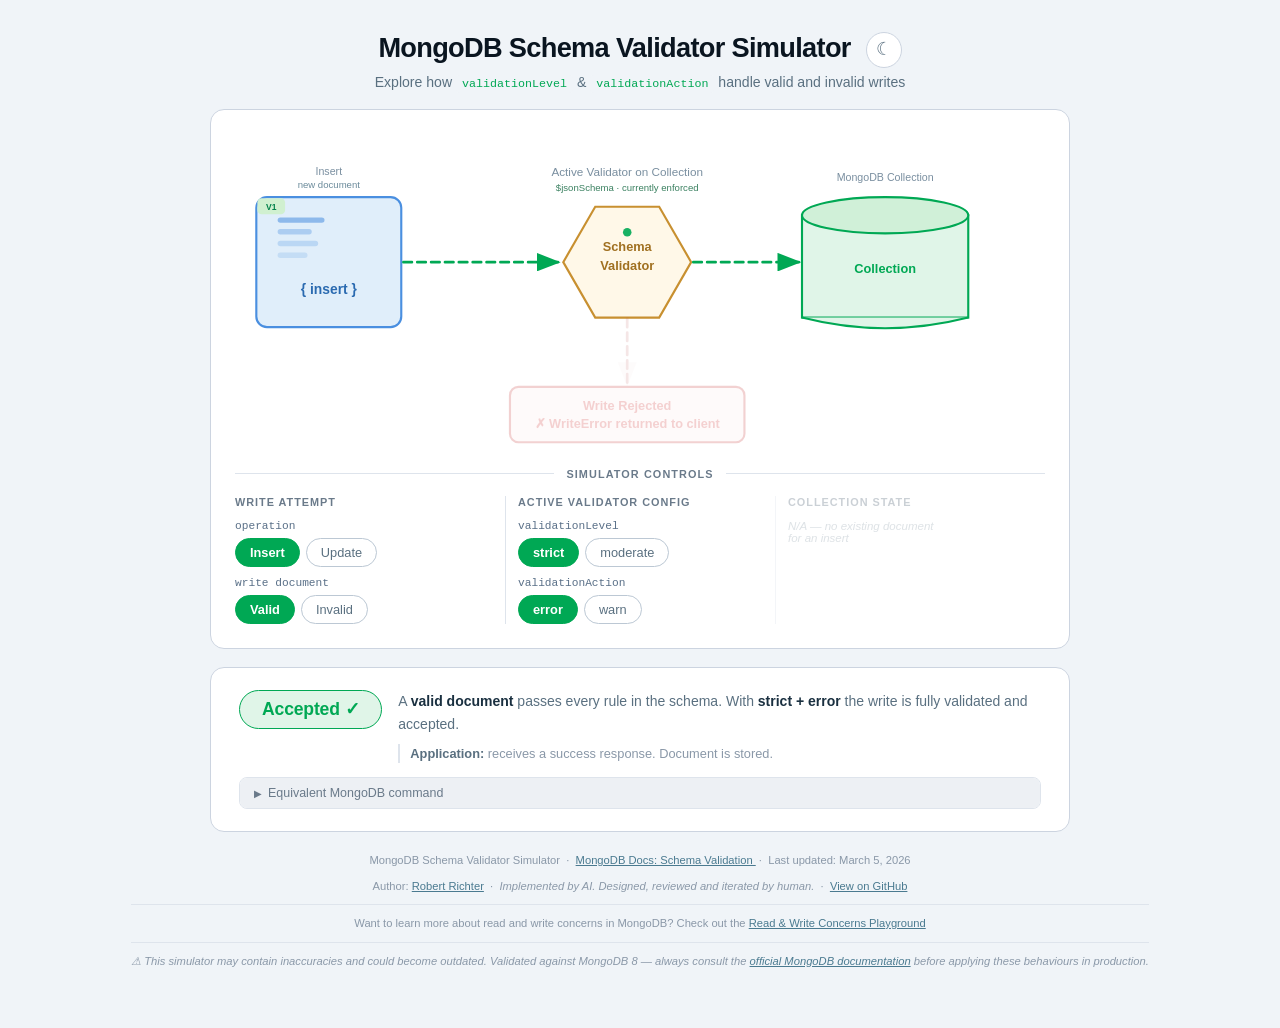
<file: index.html>
<!DOCTYPE html>
<html lang="en">
<head>
  <meta charset="UTF-8" />
  <meta name="viewport" content="width=device-width, initial-scale=1.0" />
  <title>MongoDB Schema Validator Simulator</title>
  <script>
    if (localStorage.getItem('svp-theme') === 'dark')
      document.documentElement.setAttribute('data-theme', 'dark');
  </script>
  <link rel="stylesheet" href="css/style.css" />
</head>
<body>

<header>
  <h1>
    MongoDB Schema Validator Simulator
    <button class="theme-toggle" id="btn-theme-toggle" title="Toggle light/dark theme">&#9790;</button>
  </h1>
  <p class="subtitle">
    Explore how <code>validationLevel</code> &amp; <code>validationAction</code>
    handle valid and invalid writes
  </p>
</header>

<!-- ── Diagram + Controls Card ──────────────────────────────────── -->
<div class="card diagram-card">

  <!--
    SVG layout (viewBox 760 × 300):
      Write-attempt doc : center x=88
      Validator hexagon : center x=368, r=60
      Collection cyl    : center x=610
      Error box         : center x=368, y≈270

    Hex vertices (flat-side, 0°=right):
      (428,128)(398,180)(338,180)(308,128)(338,76)(398,76)
  -->
  <svg id="flow-svg" class="flow-svg" viewBox="0 0 760 300" xmlns="http://www.w3.org/2000/svg">
    <defs>
      <marker id="mok"  markerWidth="9" markerHeight="7" refX="8" refY="3.5" orient="auto">
        <polygon class="hd-ok"  points="0 0,9 3.5,0 7"/>
      </marker>
      <marker id="merr" markerWidth="9" markerHeight="7" refX="8" refY="3.5" orient="auto">
        <polygon class="hd-err" points="0 0,9 3.5,0 7"/>
      </marker>
    </defs>

    <!-- ── Node captions ── -->
    <text id="cap-write-type" class="node-cap" x="88"  y="42" text-anchor="middle">Insert</text>
    <text id="cap-write-sub"  class="node-cap" x="88"  y="54" text-anchor="middle"
          style="font-size:9px;fill:var(--svgSubCap);">new document</text>
    <text class="node-cap" x="368" y="43" text-anchor="middle" style="font-size:11px;">Active Validator on Collection</text>
    <text class="node-cap" x="368" y="57" text-anchor="middle" style="font-size:9px;fill:var(--svgValidatorSub);">$jsonSchema · currently enforced</text>
    <text class="node-cap" x="610" y="48" text-anchor="middle">MongoDB Collection</text>

    <!-- ── Write-attempt document node ── -->
    <g data-tip="doc" class="tip-node">
      <rect class="doc-rect" x="20" y="63" width="136" height="122" rx="10"/>
      <rect class="doc-line" x="40" y="82"  width="44" height="5" rx="2.5" opacity="0.55"/>
      <rect class="doc-line" x="40" y="93"  width="32" height="5" rx="2.5" opacity="0.35"/>
      <rect class="doc-line" x="40" y="104" width="38" height="5" rx="2.5" opacity="0.25"/>
      <rect class="doc-line" x="40" y="115" width="28" height="5" rx="2.5" opacity="0.18"/>
      <!-- Version badge — themed via CSS (.wv-valid/.wv-invalid + .wt-insert/.wt-update) -->
      <rect id="doc-version-badge" x="21" y="64" width="26" height="15" rx="4"/>
      <text id="doc-version-text" font-size="8" font-weight="800" font-family="inherit"
            x="34" y="75" text-anchor="middle">V1</text>
      <!-- Op label -->
      <text id="doc-op-label" class="doc-label" x="88" y="154" text-anchor="middle">{ insert }</text>
    </g>

    <!-- ── Arrow 1: Doc → Validator ── -->
    <path class="arrow arr-ok" d="M 158 124 L 303 124" marker-end="url(#mok)"/>

    <!-- ── Validator hexagon ── -->
    <g data-tip="validator" class="tip-node">
      <polygon class="hex-shape" points="428,124 398,176 338,176 308,124 338,72 398,72"/>
      <!-- Active indicator dot -->
      <circle class="active-dot" cx="368" cy="96" r="4" opacity="0.9"/>
      <text class="hex-label" x="368" y="114" text-anchor="middle">Schema</text>
      <text class="hex-label" x="368" y="131" text-anchor="middle">Validator</text>
      <!-- Bypass indicator (teal, shown only in bypassed state) -->
      <text class="bypass-indicator" font-size="10" font-weight="700"
            font-family="inherit" x="368" y="153" text-anchor="middle">&#x2933; bypassed</text>
    </g>

    <!-- ── Arrow 2: Validator → Collection ── -->
    <path class="arrow arr-ok" d="M 430 124 L 529 124" marker-end="url(#mok)"/>

    <!-- ── Collection cylinder ── -->
    <g data-tip="collection" class="tip-node">
      <rect class="cyl-body" x="532" y="80" width="156" height="96"/>
      <ellipse class="cyl-cap" cx="610" cy="80" rx="78" ry="17"/>
      <path class="cyl-body" d="M 532 176 Q 610 196 688 176" fill="none" stroke-width="2"/>
      <text class="cyl-label" x="610" y="134" text-anchor="middle">Collection</text>
    </g>
    <!-- Warn badge — sibling of collection group to avoid tooltip event bubbling -->
    <g class="warn-badge" data-tip="warn-badge" style="cursor:help">
      <circle cx="681" cy="74" r="16"/>
      <text font-size="13" font-weight="900" font-family="inherit"
            x="681" y="80" text-anchor="middle">&#x26A0;</text>
      <text font-size="8" font-family="inherit"
            x="681" y="97" text-anchor="middle">Warning</text>
    </g>

    <!-- ── Existing doc in collection (update mode only) ── -->
    <g class="existing-doc" data-tip="existing-doc" style="cursor:help">
      <rect class="ev-shadow" x="501" y="99" width="58" height="72" rx="8" style="fill:var(--evShadowFill)"/>
      <rect class="exist-card"  x="497" y="95"  width="58" height="72" rx="7"/>
      <rect class="exist-line"  x="506" y="107" width="32" height="3.5" rx="1.75" opacity="0.7"/>
      <rect class="exist-line"  x="506" y="115" width="24" height="3.5" rx="1.75" opacity="0.5"/>
      <rect class="exist-line"  x="506" y="123" width="28" height="3.5" rx="1.75" opacity="0.35"/>
      <rect class="exist-line"  x="506" y="131" width="18" height="3.5" rx="1.75" opacity="0.2"/>
      <rect class="exist-badge" x="498" y="96"  width="24" height="14" rx="4"/>
      <text class="exist-badge-text" x="510" y="106" text-anchor="middle">V1</text>
      <text class="exist-status exist-status-valid"   x="526" y="153" text-anchor="middle">&#x2713; valid</text>
      <text class="exist-status exist-status-invalid" x="526" y="153" text-anchor="middle">&#x26A0; invalid</text>
      <!-- Result pills (sit just below the cylinder bottom at y=176) -->
      <g class="exist-result-ok">
        <rect x="481" y="178" width="92" height="16" rx="8"/>
        <text font-size="9" font-weight="700" font-family="inherit"
              x="527" y="190" text-anchor="middle">&#x2713; updated &#x2192; V2</text>
      </g>
      <g class="exist-result-bypassed">
        <rect x="477" y="178" width="100" height="16" rx="8"/>
        <text font-size="9" font-weight="700" font-family="inherit"
              x="527" y="190" text-anchor="middle">&#x2933; updated (bypassed)</text>
      </g>
      <g class="exist-result-warn">
        <rect x="475" y="178" width="104" height="16" rx="8"/>
        <text font-size="9" font-weight="700" font-family="inherit"
              x="527" y="190" text-anchor="middle">&#x26A0; updated + warned</text>
      </g>
      <g class="exist-result-no">
        <rect x="481" y="178" width="92" height="16" rx="8"/>
        <text font-size="9" font-weight="700" font-family="inherit"
              x="527" y="190" text-anchor="middle">&#x2717; write blocked</text>
      </g>
    </g>

    <!-- ── Arrow 3: Validator → Error ── -->
    <path class="arrow arr-err" d="M 368 177 L 368 238" marker-end="url(#merr)"/>

    <!-- ── Error box ── -->
    <g data-tip="error" class="tip-node">
      <rect class="err-rect" x="258" y="241" width="220" height="52" rx="8"/>
      <text class="err-label" x="368" y="263" text-anchor="middle"
            font-size="13" font-family="inherit" font-weight="700">Write Rejected</text>
      <text class="err-label" x="368" y="280" text-anchor="middle"
            font-size="11" font-family="inherit">&#x2717; WriteError returned to client</text>
    </g>

  </svg>

  <!-- ── Controls separator ── -->
  <div class="controls-sep">
    <span class="controls-sep-label">Simulator Controls</span>
  </div>

  <!-- ── 3-column controls ── -->
  <div class="controls-grid">

    <!-- Left: Write operation (under doc) -->
    <div class="ctrl-col ctrl-col-left">
      <div class="ctrl-col-title">Write Attempt</div>

      <div class="ctrl-group">
        <span class="ctrl-group-label">operation</span>
        <div class="btn-row">
          <button class="toggle active" data-group="op" data-value="insert"
                  title="A new document being inserted for the first time">Insert</button>
          <button class="toggle" data-group="op" data-value="update"
                  title="Modifying a document that already exists in the collection">Update</button>
        </div>
      </div>

      <div class="ctrl-group">
        <span class="ctrl-group-label">write document</span>
        <div class="btn-row">
          <button class="toggle active" data-group="writeValidity" data-value="valid"
                  title="The document being written satisfies all rules in the current schema">Valid</button>
          <button class="toggle" data-group="writeValidity" data-value="invalid"
                  title="The document being written violates one or more rules in the current schema">Invalid</button>
        </div>
      </div>
    </div>

    <!-- Middle: Validator config (under hex) -->
    <div class="ctrl-col ctrl-col-mid">
      <div class="ctrl-col-title">Active Validator Config</div>

      <div class="ctrl-group">
        <span class="ctrl-group-label">validationLevel</span>
        <div class="btn-row">
          <button class="toggle active" data-group="level" data-value="strict"
                  title="strict: ALL writes are validated — inserts and updates to any document">strict</button>
          <button class="toggle" data-group="level" data-value="moderate"
                  title="moderate: Inserts + updates to currently-valid docs are validated. Updates to already-invalid docs bypass validation.">moderate</button>
        </div>
      </div>

      <div class="ctrl-group">
        <span class="ctrl-group-label">validationAction</span>
        <div class="btn-row">
          <button class="toggle active" data-group="action" data-value="error"
                  title="error: Reject the write and return a WriteError to the application">error</button>
          <button class="toggle" data-group="action" data-value="warn"
                  title="warn: Allow the write, store the document, and log a warning in the MongoDB log">warn</button>
        </div>
      </div>
    </div>

    <!-- Right: Collection state (under cylinder) -->
    <div class="ctrl-col ctrl-col-right" id="ctrl-col-right">
      <div class="ctrl-col-title">Collection State</div>
      <p class="na-note">N/A — no existing document<br>for an insert</p>

      <div class="ctrl-group">
        <span class="ctrl-group-label">existing document</span>
        <div class="btn-row">
          <button class="toggle active" data-group="existingValidity" data-value="valid"
                  title="The document already stored in the collection conforms to the current schema">Valid</button>
          <button class="toggle" data-group="existingValidity" data-value="invalid"
                  title="The document already stored in the collection violates the current schema (e.g. written before validation was enabled)">Invalid</button>
        </div>
      </div>
    </div>

  </div><!-- /controls-grid -->
</div><!-- /diagram-card -->

<!-- ── Status Card ───────────────────────────────────────────────── -->
<div class="card status-card">
  <div class="status-top">
    <div id="status-badge" class="status-badge accepted">Accepted &#x2713;</div>
    <div class="status-texts">
      <div id="status-expl" class="status-expl">
        A valid document always passes validation regardless of
        <strong>validationLevel</strong> or <strong>validationAction</strong>.
      </div>
      <div id="status-consequence" class="status-consequence">
        <strong>Application:</strong> receives a success response. Document is stored.
      </div>
    </div>
  </div>

  <div id="insight-badge" class="insight-badge"></div>

  <details class="mongo-cmd" id="mongo-cmd">
    <summary>Equivalent MongoDB command</summary>
    <pre id="cmd-snippet"></pre>
  </details>
</div>

<div id="tooltip"></div>

<footer>
  <div style="margin-bottom:6px">
    MongoDB Schema Validator Simulator &nbsp;&middot;&nbsp;
    <a href="https://www.mongodb.com/docs/manual/core/schema-validation/" target="_blank" rel="noopener">
      MongoDB Docs: Schema Validation
    </a>
    &nbsp;&middot;&nbsp; Last updated: March 5, 2026
  </div>
  <div>
    Author: <a href="https://www.linkedin.com/in/robert-richter-27b46812b/" target="_blank" rel="noopener">Robert Richter</a>
    &nbsp;&middot;&nbsp; <span style="font-style:italic">Implemented by AI. Designed, reviewed and iterated by human.</span>
    &nbsp;&middot;&nbsp; <a href="https://github.com/robertrichtermongodb/mongodbschemavalidationvisualizer" target="_blank" rel="noopener">View on GitHub</a>
  </div>
  <div style="margin-top:8px;padding-top:8px;border-top:1px solid var(--footerBorder)">
    Want to learn more about read and write concerns in MongoDB? Check out the
    <a href="https://robertrichtermongodb.github.io/mongodbtuneableconsistencyplayground/" target="_blank" rel="noopener">Read &amp; Write Concerns Playground</a>
  </div>
  <div style="margin-top:8px;padding-top:8px;border-top:1px solid var(--footerBorder);color:var(--footerText);font-style:italic">
    &#x26A0; This simulator may contain inaccuracies and could become outdated. Validated against MongoDB 8 — always consult the
    <a href="https://www.mongodb.com/docs/manual/core/schema-validation/" target="_blank" rel="noopener">official MongoDB documentation</a>
    before applying these behaviours in production.
  </div>
</footer>

<script src="js/app.js"></script>
</body>
</html>
</file>
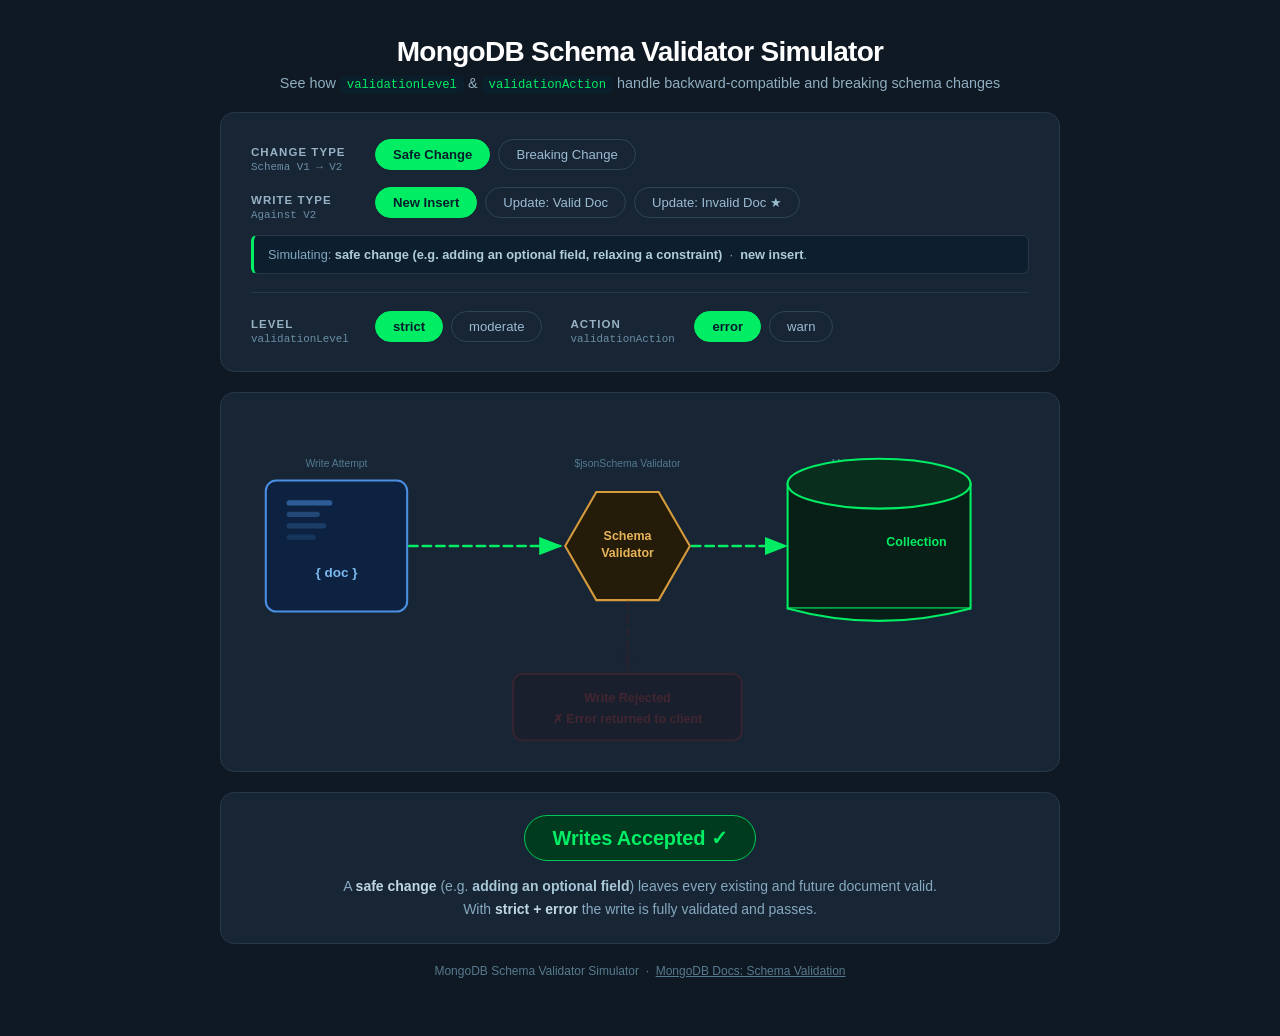
<file: previous_iterations/index.v1.html>
<!DOCTYPE html>
<html lang="en">
<head>
  <meta charset="UTF-8" />
  <meta name="viewport" content="width=device-width, initial-scale=1.0" />
  <title>MongoDB Schema Validator Simulator</title>
  <style>
    *, *::before, *::after { box-sizing: border-box; margin: 0; padding: 0; }

    body {
      font-family: -apple-system, BlinkMacSystemFont, 'Segoe UI', Roboto, sans-serif;
      background: #0F1923;
      color: #D8E8F3;
      min-height: 100vh;
      display: flex;
      flex-direction: column;
      align-items: center;
      padding: 36px 16px 56px;
      gap: 20px;
    }

    /* ── Header ─────────────────────────────────────────── */
    header { text-align: center; }

    h1 {
      font-size: 1.75rem;
      font-weight: 800;
      color: #fff;
      letter-spacing: -0.025em;
    }

    .subtitle {
      margin-top: 7px;
      font-size: 0.9rem;
      color: #90AEBF;
    }

    code {
      font-family: 'SF Mono', 'Fira Code', monospace;
      font-size: 0.85em;
      background: #0A1E2B;
      color: #00ED64;
      padding: 2px 7px;
      border-radius: 5px;
    }

    /* ── Cards ──────────────────────────────────────────── */
    .card {
      background: #182535;
      border: 1px solid #26384A;
      border-radius: 14px;
      width: 100%;
      max-width: 840px;
      padding: 26px 30px;
    }

    /* ── Control rows ───────────────────────────────────── */
    .ctrl-row {
      display: flex;
      align-items: flex-start;
      gap: 14px;
      flex-wrap: wrap;
      margin-bottom: 14px;
    }
    .ctrl-row:last-child { margin-bottom: 0; }

    .ctrl-label {
      display: flex;
      flex-direction: column;
      min-width: 110px;
      padding-top: 7px;
      flex-shrink: 0;
    }

    .label-main {
      font-size: 0.72rem;
      font-weight: 700;
      color: #96B2C4;
      text-transform: uppercase;
      letter-spacing: 0.09em;
    }

    .label-sub {
      font-size: 0.68rem;
      color: #6A8FA5;
      margin-top: 3px;
      font-family: 'SF Mono', 'Fira Code', monospace;
    }

    .btn-group { display: flex; gap: 8px; flex-wrap: wrap; align-items: center; }

    .toggle {
      padding: 7px 17px;
      border-radius: 20px;
      border: 1.5px solid #2E4457;
      background: transparent;
      color: #9BBDD2;
      font-size: 0.82rem;
      font-weight: 500;
      cursor: pointer;
      transition: border-color 0.15s, color 0.15s, background 0.15s;
      font-family: inherit;
    }
    .toggle:hover { border-color: #00C957; color: #E0EAF3; }
    .toggle.active {
      background: #00ED64;
      border-color: #00ED64;
      color: #001E2B;
      font-weight: 700;
    }

    .divider { border: none; border-top: 1px solid #263748; margin: 18px 0; }

    .cfg-row { display: flex; gap: 28px; flex-wrap: wrap; }

    /* Scenario hint strip */
    .hint-strip {
      background: #0D1F2E;
      border: 1px solid #263748;
      border-left: 3px solid #00ED64;
      border-radius: 6px;
      padding: 9px 14px;
      font-size: 0.8rem;
      color: #80A8BE;
      line-height: 1.5;
      margin-top: 14px;
    }
    .hint-strip strong { color: #B0CDD9; }

    /* ── Diagram ────────────────────────────────────────── */
    .diagram-card { padding: 20px 24px; }

    .flow-svg {
      width: 100%;
      height: auto;
      display: block;
    }

    /* SVG base node styles */
    .doc-rect   { fill: #0C2240; stroke: #4A8FE0; stroke-width: 2; }
    .doc-line   { fill: #4A8FE0; }
    .doc-label  { fill: #7BB8F0; font-size: 13px; font-weight: 700; font-family: inherit; }

    .hex-shape  { fill: #241B08; stroke: #D49A3C; stroke-width: 2; }
    .hex-label  { fill: #E8B45A; font-size: 12px; font-weight: 600; font-family: inherit; }

    .cyl-body   { fill: #071F16; stroke: #00A854; stroke-width: 2; }
    .cyl-cap    { fill: #0A2E1E; stroke: #00A854; stroke-width: 2; }
    .cyl-label  { fill: #00ED64; font-size: 12px; font-weight: 600; font-family: inherit; }

    .err-rect   { fill: #200A0A; stroke: #AA2020; stroke-width: 2; }
    .err-label  { fill: #E04040; font-size: 12px; font-weight: 600; font-family: inherit; }

    .node-cap   { fill: #527A92; font-size: 10px; font-family: inherit; }

    /* Arrows */
    .arrow { fill: none; stroke-width: 2.5; stroke-linecap: round; }

    .arr-ok  { stroke: #2D74DA; opacity: 0.2; stroke-dasharray: 8 5; }
    .arr-err { stroke: #8B1A1A; opacity: 0.15; stroke-dasharray: 8 5; }

    .hd-ok  { fill: #2D74DA; opacity: 0.2; }
    .hd-err { fill: #8B1A1A; opacity: 0.15; }

    /* Warn badge hidden by default */
    .warn-badge { opacity: 0; transition: opacity 0.25s; }

    /* Error nodes dimmed by default */
    .err-rect  { opacity: 0.2; transition: opacity 0.3s, stroke 0.3s; }
    .err-label { opacity: 0.2; transition: opacity 0.3s; }

    /* ── State: ACCEPTED ─────────────────────────────────── */
    .s-accepted .arr-ok {
      stroke: #00ED64; opacity: 1;
      animation: flowDash 0.75s linear infinite;
    }
    .s-accepted .hd-ok  { fill: #00ED64; opacity: 1; }
    .s-accepted .cyl-body { stroke: #00ED64; }
    .s-accepted .cyl-cap  { stroke: #00ED64; }

    /* ── State: WARNED ───────────────────────────────────── */
    .s-warned .arr-ok {
      stroke: #F5A623; opacity: 1;
      animation: flowDash 0.75s linear infinite;
    }
    .s-warned .hd-ok     { fill: #F5A623; opacity: 1; }
    .s-warned .warn-badge { opacity: 1; }
    .s-warned .cyl-body  { stroke: #F5A623; }
    .s-warned .cyl-cap   { stroke: #F5A623; }

    /* ── State: REJECTED ─────────────────────────────────── */
    .s-rejected .arr-ok  { stroke: #CC3333; opacity: 0.35; }
    .s-rejected .hd-ok   { fill: #CC3333; opacity: 0.35; }
    .s-rejected .arr-err {
      stroke: #E74C3C; opacity: 1;
      animation: flowDash 0.75s linear infinite;
    }
    .s-rejected .hd-err   { fill: #E74C3C; opacity: 1; }
    .s-rejected .hex-shape { stroke: #E74C3C; }
    .s-rejected .err-rect  { opacity: 1; stroke: #E74C3C; }
    .s-rejected .err-label { opacity: 1; fill: #E74C3C; }

    @keyframes flowDash {
      to { stroke-dashoffset: -26; }
    }

    /* ── Existing doc in collection (update modes) ───────── */

    /* Hidden for insert mode, visible for update modes */
    .existing-doc { opacity: 0; transition: opacity 0.3s; }
    .wt-update-valid   .existing-doc,
    .wt-update-invalid .existing-doc { opacity: 1; }

    /* Card: blue tint for valid doc, amber tint for invalid */
    .exist-card { stroke-width: 1.5; transition: stroke 0.25s, fill 0.25s; }
    .wt-update-valid   .exist-card { fill: #0C2240; stroke: #4A8FE0; }
    .wt-update-invalid .exist-card { fill: #261508; stroke: #D49A3C; }

    /* Doc content lines */
    .exist-line { transition: fill 0.25s; }
    .wt-update-valid   .exist-line { fill: #4A8FE0; }
    .wt-update-invalid .exist-line { fill: #D49A3C; }

    /* V1 badge pill */
    .exist-badge { transition: fill 0.25s; }
    .wt-update-valid   .exist-badge { fill: #1A3D6E; }
    .wt-update-invalid .exist-badge { fill: #42200A; }

    .exist-badge-text {
      font-size: 8px; font-weight: 800; font-family: inherit;
      transition: fill 0.25s;
    }
    .wt-update-valid   .exist-badge-text { fill: #90C5F0; }
    .wt-update-invalid .exist-badge-text { fill: #E8B45A; }

    /* Valid / invalid status text inside the card */
    .exist-status { font-size: 9px; font-weight: 600; font-family: inherit; }
    .exist-status-valid   { fill: #7BB8F0; opacity: 0; transition: opacity 0.25s; }
    .exist-status-invalid { fill: #D49A3C; opacity: 0; transition: opacity 0.25s; }
    .wt-update-valid   .exist-status-valid   { opacity: 1; }
    .wt-update-invalid .exist-status-invalid { opacity: 1; }

    /* Result pill shown below the card after outcome */
    .exist-result-ok,
    .exist-result-warn,
    .exist-result-no  { opacity: 0; transition: opacity 0.3s; }

    .wt-update-valid.s-accepted   .exist-result-ok,
    .wt-update-invalid.s-accepted .exist-result-ok   { opacity: 1; }

    .wt-update-valid.s-warned   .exist-result-warn,
    .wt-update-invalid.s-warned .exist-result-warn { opacity: 1; }

    .wt-update-valid.s-rejected   .exist-result-no,
    .wt-update-invalid.s-rejected .exist-result-no { opacity: 1; }

    /* ── Status bar ─────────────────────────────────────── */
    .status-card { text-align: center; padding: 22px 30px; }

    .status-badge {
      display: inline-block;
      font-size: 1.25rem;
      font-weight: 800;
      padding: 10px 28px;
      border-radius: 30px;
      margin-bottom: 14px;
      letter-spacing: -0.01em;
      transition: background 0.25s, color 0.25s;
    }
    .status-badge.accepted { background: #003B1F; color: #00ED64; border: 1.5px solid #00C957; }
    .status-badge.warned   { background: #2E1E00; color: #F5A623; border: 1.5px solid #C9842A; }
    .status-badge.rejected { background: #2A0808; color: #E74C3C; border: 1.5px solid #C0392B; }

    .status-expl {
      font-size: 0.875rem;
      color: #86AABF;
      line-height: 1.65;
      max-width: 620px;
      margin: 0 auto;
    }
    .status-expl strong { color: #C0D8E6; }
    .status-expl em     { color: #A8C8D8; font-style: normal; font-weight: 600; }

    /* ── Footer ─────────────────────────────────────────── */
    footer {
      font-size: 0.75rem;
      color: #567A8E;
      text-align: center;
    }
    footer a { color: #567A8E; text-decoration: underline; }

    /* ── Responsive ─────────────────────────────────────── */
    @media (max-width: 580px) {
      h1 { font-size: 1.35rem; }
      .card { padding: 18px 16px; }
      .ctrl-label { min-width: 85px; }
      .status-badge { font-size: 1.05rem; }
    }
  </style>
</head>
<body>

<header>
  <h1>MongoDB Schema Validator Simulator</h1>
  <p class="subtitle">
    See how <code>validationLevel</code> &amp; <code>validationAction</code> handle backward-compatible and breaking schema changes
  </p>
</header>

<!-- ── Controls ─────────────────────────────────────────────────── -->
<div class="card">

  <!-- Change type -->
  <div class="ctrl-row">
    <div class="ctrl-label">
      <span class="label-main">Change Type</span>
      <span class="label-sub">Schema V1 → V2</span>
    </div>
    <div class="btn-group">
      <button class="toggle active" data-group="change" data-value="safe"
        title="e.g. add optional field, relax a constraint, remove a required field">
        Safe Change
      </button>
      <button class="toggle" data-group="change" data-value="breaking"
        title="e.g. add required field, tighten an enum, change a field type">
        Breaking Change
      </button>
    </div>
  </div>

  <!-- Write type -->
  <div class="ctrl-row">
    <div class="ctrl-label">
      <span class="label-main">Write Type</span>
      <span class="label-sub">Against V2</span>
    </div>
    <div class="btn-group">
      <button class="toggle active" data-group="write" data-value="insert"
        title="A brand-new document that has never been stored before">
        New Insert
      </button>
      <button class="toggle" data-group="write" data-value="update-valid"
        title="Updating a document that already conformed to the old schema">
        Update: Valid Doc
      </button>
      <button class="toggle" data-group="write" data-value="update-invalid"
        title="Updating a document written before validation was enforced — already invalid">
        Update: Invalid Doc ★
      </button>
    </div>
  </div>

  <div id="hint-strip" class="hint-strip">
    Simulating: <strong>safe change</strong> (e.g. adding an optional field) as a <strong>new insert</strong>.
  </div>

  <hr class="divider" />

  <!-- Validator config -->
  <div class="cfg-row">
    <div class="ctrl-row" style="margin-bottom:0">
      <div class="ctrl-label">
        <span class="label-main">Level</span>
        <span class="label-sub">validationLevel</span>
      </div>
      <div class="btn-group">
        <button class="toggle active" data-group="level" data-value="strict"
          title="strict: ALL writes are validated, regardless of prior document state">
          strict
        </button>
        <button class="toggle" data-group="level" data-value="moderate"
          title="moderate: New inserts and updates to valid docs are validated. Updates to already-invalid docs bypass validation.">
          moderate
        </button>
      </div>
    </div>

    <div class="ctrl-row" style="margin-bottom:0">
      <div class="ctrl-label">
        <span class="label-main">Action</span>
        <span class="label-sub">validationAction</span>
      </div>
      <div class="btn-group">
        <button class="toggle active" data-group="action" data-value="error"
          title="error: Reject the write and return an error to the client">
          error
        </button>
        <button class="toggle" data-group="action" data-value="warn"
          title="warn: Allow the write but log a warning in the MongoDB log">
          warn
        </button>
      </div>
    </div>
  </div>

</div><!-- /controls card -->

<!-- ── Flow Diagram ──────────────────────────────────────────────── -->
<div class="card diagram-card">
  <!--
    Layout (viewBox 760 × 320):
      Document rect  : center (88, 128)
      Validator hex  : center (368, 128), r=60
      Collection cyl : center (610, 128)
      Error box      : center (368, 278)

    Hex vertices (pointy-side, 0°=right):
      (428,128) (398,180) (338,180) (308,128) (338,76) (398,76)
  -->
  <svg id="flow-svg" class="flow-svg" viewBox="0 0 760 325" xmlns="http://www.w3.org/2000/svg">
    <defs>
      <!-- Accept arrowhead (used for both hop-1 and hop-2) -->
      <marker id="mok" markerWidth="9" markerHeight="7" refX="8" refY="3.5" orient="auto">
        <polygon class="hd-ok" points="0 0,9 3.5,0 7" />
      </marker>
      <!-- Reject arrowhead -->
      <marker id="merr" markerWidth="9" markerHeight="7" refX="8" refY="3.5" orient="auto">
        <polygon class="hd-err" points="0 0,9 3.5,0 7" />
      </marker>
    </defs>

    <!-- ── Node captions ── -->
    <text class="node-cap" x="88"  y="52" text-anchor="middle">Write Attempt</text>
    <text class="node-cap" x="368" y="52" text-anchor="middle">$jsonSchema Validator</text>
    <text class="node-cap" x="610" y="52" text-anchor="middle">MongoDB Collection</text>

    <!-- ── Document node ── -->
    <rect class="doc-rect" x="20" y="65" width="136" height="126" rx="10" />
    <!-- decorative doc lines -->
    <rect class="doc-line" x="40" y="84"  width="44" height="5" rx="2.5" opacity="0.55"/>
    <rect class="doc-line" x="40" y="95"  width="32" height="5" rx="2.5" opacity="0.35"/>
    <rect class="doc-line" x="40" y="106" width="38" height="5" rx="2.5" opacity="0.25"/>
    <rect class="doc-line" x="40" y="117" width="28" height="5" rx="2.5" opacity="0.18"/>
    <text class="doc-label" x="88" y="158" text-anchor="middle">{ doc }</text>

    <!-- ── Arrow 1: Doc → Validator ── -->
    <path class="arrow arr-ok"
          d="M 158 128 L 303 128"
          marker-end="url(#mok)" />

    <!-- ── Validator hexagon ── -->
    <!-- vertices: (428,128)(398,180)(338,180)(308,128)(338,76)(398,76) -->
    <polygon class="hex-shape"
             points="428,128 398,180 338,180 308,128 338,76 398,76" />
    <text class="hex-label" x="368" y="122" text-anchor="middle">Schema</text>
    <text class="hex-label" x="368" y="139" text-anchor="middle">Validator</text>

    <!-- ── Arrow 2: Validator → Collection ── -->
    <path class="arrow arr-ok"
          d="M 430 128 L 520 128"
          marker-end="url(#mok)" />

    <!-- ── Collection cylinder ── -->
    <!-- body rect: x=522, y=68, w=176, h=120 -->
    <rect class="cyl-body" x="522" y="68" width="176" height="120" />
    <!-- top cap ellipse -->
    <ellipse class="cyl-cap" cx="610" cy="68" rx="88" ry="24" />
    <!-- bottom arc -->
    <path class="cyl-body" d="M 522 188 Q 610 212 698 188" fill="none" stroke-width="2" />
    <!-- label shifted right to leave room for existing-doc card -->
    <text class="cyl-label" x="646" y="128" text-anchor="middle">Collection</text>

    <!-- Warn badge (shown only in warned state) -->
    <g class="warn-badge">
      <circle fill="#F5A623" cx="694" cy="50" r="19" />
      <text fill="#1A0E00" font-size="15" font-weight="900"
            font-family="inherit" x="694" y="56" text-anchor="middle">⚠</text>
      <text fill="#F5A623" font-size="9" font-family="inherit"
            x="694" y="76" text-anchor="middle">Warning</text>
    </g>

    <!-- ── Existing doc card in collection (update modes only) ── -->
    <!--
      Positioned partially overlapping the cylinder's left edge (x=522):
        card x=496–556, so 26px hangs outside and 34px is inside the cylinder.
      This makes it visually "stored inside" the collection.
    -->
    <g class="existing-doc">
      <!-- Drop shadow -->
      <rect fill="#000" opacity="0.35" x="500" y="113" width="58" height="74" rx="8"/>
      <!-- Main card -->
      <rect class="exist-card" x="496" y="109" width="58" height="74" rx="7"/>
      <!-- Document content lines -->
      <rect class="exist-line" x="505" y="121" width="32" height="3.5" rx="1.75" opacity="0.7"/>
      <rect class="exist-line" x="505" y="129" width="24" height="3.5" rx="1.75" opacity="0.5"/>
      <rect class="exist-line" x="505" y="137" width="28" height="3.5" rx="1.75" opacity="0.35"/>
      <rect class="exist-line" x="505" y="145" width="18" height="3.5" rx="1.75" opacity="0.2"/>
      <!-- V1 badge pill (top-left of card) -->
      <rect class="exist-badge" x="497" y="110" width="24" height="14" rx="4"/>
      <text class="exist-badge-text" x="509" y="120" text-anchor="middle">V1</text>
      <!-- Status text (valid ✓ / invalid ⚠) -->
      <text class="exist-status exist-status-valid"   x="525" y="167" text-anchor="middle">✓ valid</text>
      <text class="exist-status exist-status-invalid" x="525" y="167" text-anchor="middle">⚠ invalid</text>

      <!-- Result pill: accepted (green) -->
      <g class="exist-result-ok">
        <rect fill="#002E17" x="482" y="188" width="88" height="17" rx="8.5"/>
        <text fill="#00ED64" font-size="9" font-weight="700" font-family="inherit"
              x="526" y="200" text-anchor="middle">✓ updated → V2</text>
      </g>
      <!-- Result pill: warned (amber) -->
      <g class="exist-result-warn">
        <rect fill="#2E1C00" x="478" y="188" width="96" height="17" rx="8.5"/>
        <text fill="#F5A623" font-size="9" font-weight="700" font-family="inherit"
              x="526" y="200" text-anchor="middle">⚠ updated + warned</text>
      </g>
      <!-- Result pill: rejected (red) -->
      <g class="exist-result-no">
        <rect fill="#280808" x="482" y="188" width="88" height="17" rx="8.5"/>
        <text fill="#E74C3C" font-size="9" font-weight="700" font-family="inherit"
              x="526" y="200" text-anchor="middle">✗ write blocked</text>
      </g>
    </g>

    <!-- ── Arrow 3: Validator → Error ── -->
    <path class="arrow arr-err"
          d="M 368 181 L 368 248"
          marker-end="url(#merr)" />

    <!-- ── Error / Rejection box ── -->
    <rect class="err-rect" x="258" y="251" width="220" height="64" rx="9" />
    <text class="err-label" x="368" y="278" text-anchor="middle"
          font-size="13" font-family="inherit" font-weight="700">Write Rejected</text>
    <text class="err-label" x="368" y="298" text-anchor="middle"
          font-size="11" font-family="inherit">✗ Error returned to client</text>

  </svg>
</div>

<!-- ── Status bar ────────────────────────────────────────────────── -->
<div class="card status-card">
  <div id="status-badge" class="status-badge accepted">Writes Accepted ✓</div>
  <div id="status-expl" class="status-expl">
    A <strong>safe change</strong> is always backward compatible — every document remains valid under
    the updated schema regardless of validator configuration.
  </div>
</div>

<footer>
  MongoDB Schema Validator Simulator &nbsp;·&nbsp;
  <a href="https://www.mongodb.com/docs/manual/core/schema-validation/" target="_blank" rel="noopener">
    MongoDB Docs: Schema Validation
  </a>
</footer>

<script>
  // ── State ──────────────────────────────────────────────────────────────────
  const state = { change: 'safe', write: 'insert', level: 'strict', action: 'error' };

  // ── Hint descriptions ──────────────────────────────────────────────────────
  const changeHints = {
    safe:     'safe change (e.g. adding an optional field, relaxing a constraint)',
    breaking: 'breaking change (e.g. adding a required field, tightening an enum)',
  };
  const writeHints = {
    insert:          'new insert',
    'update-valid':  'update to a document that was already valid under V1',
    'update-invalid':'update to a document that was already invalid (written before validation was enforced)',
  };

  // ── Outcome lookup table ───────────────────────────────────────────────────
  // r: 'accepted' | 'warned' | 'rejected'
  // msg: HTML explanation for the status bar
  const outcomes = {

    // ── SAFE — always accepted ──────────────────────────────────────────────
    'safe|insert|strict|error': {
      r: 'accepted',
      msg: 'A <strong>safe change</strong> (e.g. <em>adding an optional field</em>) leaves every existing and future document valid. With <strong>strict + error</strong> the write is fully validated and passes.',
    },
    'safe|insert|strict|warn': {
      r: 'accepted',
      msg: 'A <strong>safe change</strong> is backward compatible. Under <strong>strict + warn</strong> the write is validated, passes, and no warning is generated because nothing is violated.',
    },
    'safe|insert|moderate|error': {
      r: 'accepted',
      msg: 'A <strong>safe change</strong> is backward compatible. <strong>moderate</strong> fully validates new inserts — and this one passes because the change was non-breaking.',
    },
    'safe|insert|moderate|warn': {
      r: 'accepted',
      msg: 'A <strong>safe change</strong> is backward compatible. All four validator configurations produce the same result: accepted. The configuration choice only matters when documents actually violate the schema.',
    },

    'safe|update-valid|strict|error': {
      r: 'accepted',
      msg: 'The document conformed to V1 and still conforms to V2 (safe change). <strong>strict + error</strong> validates all updates — this one passes cleanly.',
    },
    'safe|update-valid|strict|warn': {
      r: 'accepted',
      msg: 'The document is valid under V2. Under <strong>strict + warn</strong> the update is validated and passes — no violation, no warning.',
    },
    'safe|update-valid|moderate|error': {
      r: 'accepted',
      msg: '<strong>moderate</strong> applies full validation to previously-valid documents. The document still passes the new (safe) schema — accepted.',
    },
    'safe|update-valid|moderate|warn': {
      r: 'accepted',
      msg: 'Safe change + previously-valid document = always accepted. Validator configuration only matters when there is an actual schema violation.',
    },

    'safe|update-invalid|strict|error': {
      r: 'accepted',
      msg: 'A safe change <em>loosens</em> the schema. A document that was invalid under V1 may now satisfy the relaxed V2 rules. Under <strong>strict + error</strong> it is fully validated and passes.',
    },
    'safe|update-invalid|strict|warn': {
      r: 'accepted',
      msg: 'The safe change relaxed the schema. The previously-invalid document now satisfies V2. Under <strong>strict + warn</strong> the update is validated and passes — no warning needed.',
    },
    'safe|update-invalid|moderate|error': {
      r: 'accepted',
      msg: 'Under <strong>moderate</strong> updates to already-invalid documents bypass validation entirely. A safe change adds no new violations anyway — write accepted.',
    },
    'safe|update-invalid|moderate|warn': {
      r: 'accepted',
      msg: 'Under <strong>moderate</strong> already-invalid documents bypass validation. The safe change means there is nothing to violate — write accepted regardless.',
    },

    // ── BREAKING — new insert ───────────────────────────────────────────────
    'breaking|insert|strict|error': {
      r: 'rejected',
      msg: '<strong>strict + error</strong>: Every insert is validated against the current schema. The document does not satisfy the new V2 rules (e.g. <em>missing required field "email"</em>) — write <strong>rejected</strong>, error returned to the application.',
    },
    'breaking|insert|strict|warn': {
      r: 'warned',
      msg: '<strong>strict + warn</strong>: The insert is validated and fails the new schema. Instead of rejecting, MongoDB logs a <strong>warning</strong> and stores the document anyway. Useful for phased migrations where you want visibility without blocking writes.',
    },
    'breaking|insert|moderate|error': {
      r: 'rejected',
      msg: '<strong>moderate + error</strong>: New inserts are always validated under <strong>moderate</strong>, just like strict. The document violates V2 — write <strong>rejected</strong>. The moderate level only makes a difference for <em>updates to already-invalid documents</em>.',
    },
    'breaking|insert|moderate|warn': {
      r: 'warned',
      msg: '<strong>moderate + warn</strong>: New inserts are always validated. The document violates V2, but <strong>warn</strong> action only logs the issue — the document is stored with a warning logged.',
    },

    // ── BREAKING — update previously-valid doc ──────────────────────────────
    'breaking|update-valid|strict|error': {
      r: 'rejected',
      msg: '<strong>strict + error</strong>: Under <strong>strict</strong> all updates must pass the current schema. The document was valid before, but the breaking change makes it invalid now — write <strong>rejected</strong>.',
    },
    'breaking|update-valid|strict|warn': {
      r: 'warned',
      msg: '<strong>strict + warn</strong>: The update is validated and violates V2. <strong>warn</strong> action logs the violation and stores the update. The document is now technically invalid in the collection.',
    },
    'breaking|update-valid|moderate|error': {
      r: 'rejected',
      msg: '<strong>moderate + error</strong>: The document was valid under V1, so <strong>moderate</strong> applies full validation to this update. It now fails V2 — write <strong>rejected</strong>. Moderate only bypasses validation for documents that were <em>already invalid</em>.',
    },
    'breaking|update-valid|moderate|warn': {
      r: 'warned',
      msg: '<strong>moderate + warn</strong>: The document was previously valid, so validation applies and it violates V2. <strong>warn</strong> action stores the update with a warning logged.',
    },

    // ── BREAKING — update already-invalid doc (★ the key moderate insight) ──
    'breaking|update-invalid|strict|error': {
      r: 'rejected',
      msg: '<strong>strict + error</strong>: Under <strong>strict</strong>, ALL updates are validated regardless of the document\'s prior state. The document fails V2 — write <strong>rejected</strong>.',
    },
    'breaking|update-invalid|strict|warn': {
      r: 'warned',
      msg: '<strong>strict + warn</strong>: Under <strong>strict</strong> all updates are validated. The violation is logged as a <strong>warning</strong> and the update is stored.',
    },
    'breaking|update-invalid|moderate|error': {
      r: 'accepted',
      msg: '★ <strong>Key insight — moderate + error</strong>: Under <strong>moderate</strong>, updates to documents that were <em>already invalid before the schema change</em> completely bypass validation. The write is <strong>accepted</strong> — even with <code>validationAction: error</code> — because the moderacy rule takes precedence.',
    },
    'breaking|update-invalid|moderate|warn': {
      r: 'accepted',
      msg: '★ <strong>Key insight — moderate + warn</strong>: Under <strong>moderate</strong>, already-invalid documents skip validation entirely — no check, no warning, no rejection. This is the most permissive combination. <strong>Accepted silently.</strong>',
    },
  };

  // ── DOM refs ───────────────────────────────────────────────────────────────
  const svg       = document.getElementById('flow-svg');
  const badge     = document.getElementById('status-badge');
  const expl      = document.getElementById('status-expl');
  const hintStrip = document.getElementById('hint-strip');

  // ── Render ─────────────────────────────────────────────────────────────────
  function render() {
    const { change, write, level, action } = state;
    const key = `${change}|${write}|${level}|${action}`;
    const outcome = outcomes[key];
    if (!outcome) return;

    // Update SVG state + write-type classes
    svg.className.baseVal = `flow-svg s-${outcome.r} wt-${state.write}`;

    // Status badge
    const labels = {
      accepted: 'Writes Accepted ✓',
      warned:   'Writes Accepted with Warning ⚠',
      rejected: 'Writes Rejected ✗',
    };
    badge.textContent = labels[outcome.r];
    badge.className   = `status-badge ${outcome.r}`;
    expl.innerHTML    = outcome.msg;

    // Hint strip
    hintStrip.innerHTML =
      `Simulating: <strong>${changeHints[change]}</strong> &nbsp;·&nbsp; <strong>${writeHints[write]}</strong>.`;
  }

  // ── Toggle buttons ─────────────────────────────────────────────────────────
  document.querySelectorAll('.toggle').forEach(btn => {
    btn.addEventListener('click', () => {
      const { group, value } = btn.dataset;
      document.querySelectorAll(`.toggle[data-group="${group}"]`)
        .forEach(b => b.classList.remove('active'));
      btn.classList.add('active');
      state[group] = value;
      render();
    });
  });

  render();
</script>
</body>
</html>
</file>
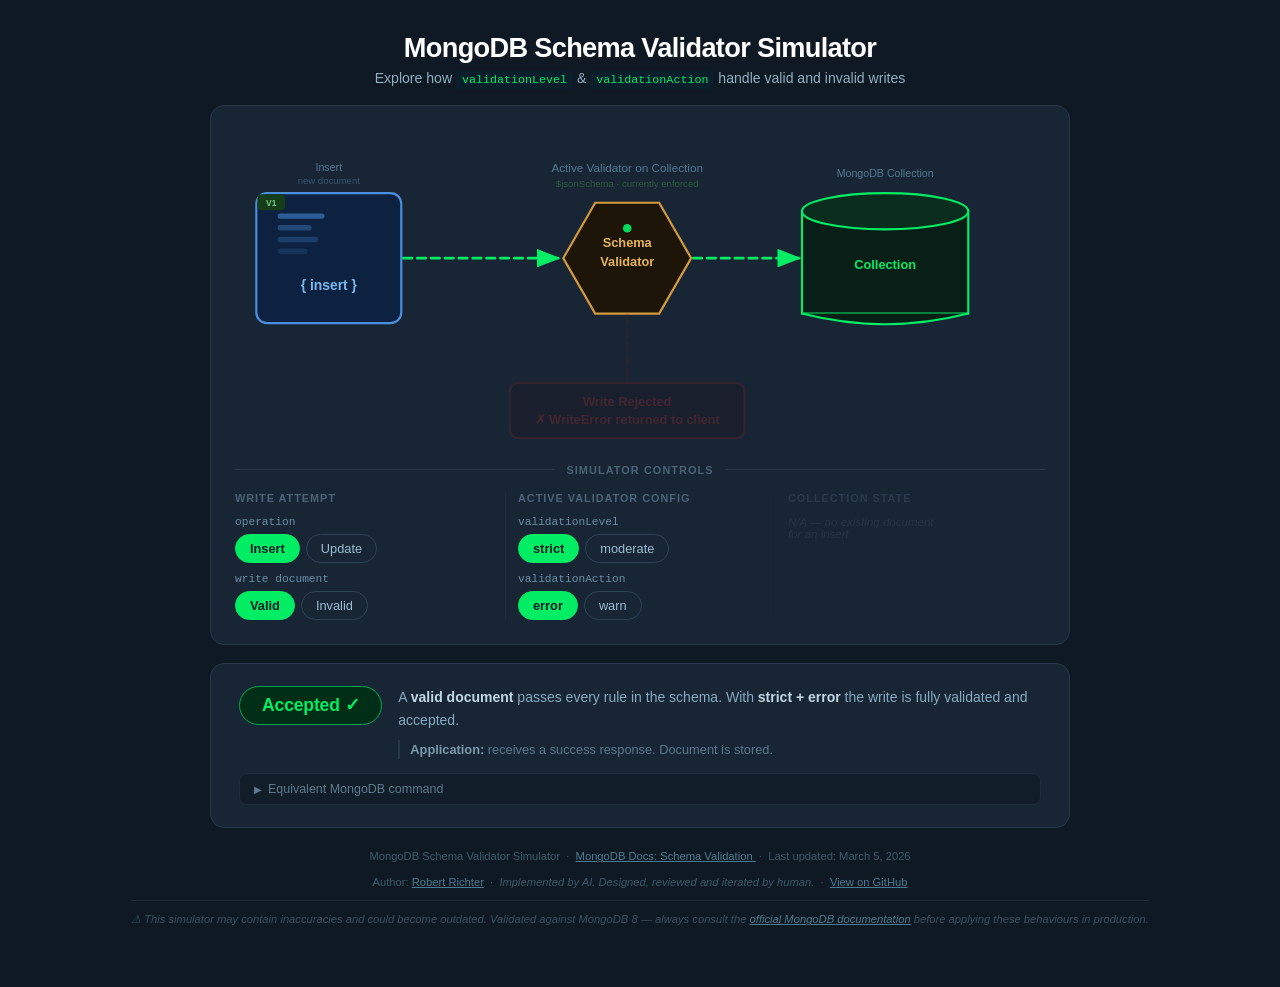
<file: previous_iterations/index.v10.html>
<!DOCTYPE html>
<html lang="en">
<head>
  <meta charset="UTF-8" />
  <meta name="viewport" content="width=device-width, initial-scale=1.0" />
  <title>MongoDB Schema Validator Simulator</title>
  <style>
    *, *::before, *::after { box-sizing: border-box; margin: 0; padding: 0; }

    body {
      font-family: -apple-system, BlinkMacSystemFont, 'Segoe UI', Roboto, sans-serif;
      background: #0F1923;
      color: #D8E8F3;
      min-height: 100vh;
      display: flex;
      flex-direction: column;
      align-items: center;
      padding: 32px 16px 56px;
      gap: 18px;
    }

    /* ── Header ──────────────────────────────────────────── */
    header { text-align: center; }

    h1 {
      font-size: 1.7rem;
      font-weight: 800;
      color: #fff;
      letter-spacing: -0.025em;
    }

    .subtitle {
      margin-top: 6px;
      font-size: 0.88rem;
      color: #90AEBF;
    }

    code {
      font-family: 'SF Mono', 'Fira Code', monospace;
      font-size: 0.83em;
      background: #0A1E2B;
      color: #00ED64;
      padding: 2px 6px;
      border-radius: 4px;
    }

    /* ── Cards ───────────────────────────────────────────── */
    .card {
      background: #182535;
      border: 1px solid #26384A;
      border-radius: 14px;
      width: 100%;
      max-width: 860px;
    }

    /* ── Diagram card ────────────────────────────────────── */
    .diagram-card { padding: 20px 24px 24px; }

    .flow-svg { width: 100%; height: auto; display: block; }

    /* ── Controls separator ──────────────────────────────── */
    .controls-sep {
      display: flex;
      align-items: center;
      gap: 12px;
      margin: 18px 0 16px;
    }
    .controls-sep::before,
    .controls-sep::after {
      content: '';
      flex: 1;
      border-top: 1px solid #263748;
    }
    .controls-sep-label {
      font-size: 0.68rem;
      font-weight: 700;
      color: #4A6577;
      text-transform: uppercase;
      letter-spacing: 0.1em;
      white-space: nowrap;
    }

    /* ── 3-column controls grid ──────────────────────────── */
    .controls-grid {
      display: grid;
      grid-template-columns: 1fr 1fr 1fr;
      gap: 0;
    }

    .ctrl-col {
      padding: 0 12px;
      display: flex;
      flex-direction: column;
      gap: 10px;
    }
    .ctrl-col:first-child { padding-left: 0; }
    .ctrl-col:last-child  { padding-right: 0; }
    .ctrl-col + .ctrl-col { border-left: 1px solid #1E2D3A; }

    .ctrl-col-title {
      font-size: 0.68rem;
      font-weight: 700;
      color: #4A6577;
      text-transform: uppercase;
      letter-spacing: 0.09em;
      margin-bottom: 2px;
    }

    .ctrl-group {
      display: flex;
      flex-direction: column;
      gap: 6px;
    }

    .ctrl-group-label {
      font-size: 0.7rem;
      color: #6A8FA5;
      font-family: 'SF Mono', 'Fira Code', monospace;
    }

    .btn-row { display: flex; gap: 6px; flex-wrap: wrap; }

    .toggle {
      padding: 6px 14px;
      border-radius: 16px;
      border: 1.5px solid #2E4457;
      background: transparent;
      color: #9BBDD2;
      font-size: 0.8rem;
      font-weight: 500;
      cursor: pointer;
      transition: border-color 0.15s, color 0.15s, background 0.15s;
      font-family: inherit;
    }
    .toggle:hover { border-color: #00C957; color: #E0EAF3; }
    .toggle.active {
      background: #00ED64;
      border-color: #00ED64;
      color: #001E2B;
      font-weight: 700;
    }

    /* Right column disabled state (insert mode) */
    .ctrl-col-right.disabled {
      opacity: 0.35;
      pointer-events: none;
    }
    .ctrl-col-right .na-note {
      font-size: 0.72rem;
      color: #3D5266;
      font-style: italic;
      display: none;
    }
    .ctrl-col-right.disabled .na-note { display: block; }
    .ctrl-col-right.disabled .ctrl-group { display: none; }

    /* ── SVG node styles ─────────────────────────────────── */
    .doc-rect  { fill: #0C2240; stroke: #4A8FE0; stroke-width: 2; transition: fill 0.25s, stroke 0.25s; }
    .doc-line  { fill: #4A8FE0; transition: fill 0.25s; }
    .doc-label { fill: #7BB8F0; font-size: 13px; font-weight: 700; font-family: inherit; transition: fill 0.25s; }

    .wv-invalid .doc-rect  { fill: #261508; stroke: #D49A3C; }
    .wv-invalid .doc-line  { fill: #D49A3C; }
    .wv-invalid .doc-label { fill: #E8B45A; }

    .hex-shape { fill: #1C1508; stroke: #D49A3C; stroke-width: 2; transition: stroke 0.3s, fill 0.3s, stroke-dasharray 0.3s; }
    .hex-label { fill: #E8B45A; font-size: 12px; font-weight: 600; font-family: inherit; }

    .cyl-body  { fill: #071F16; stroke: #00A854; stroke-width: 2; transition: stroke 0.3s; }
    .cyl-cap   { fill: #0A2E1E; stroke: #00A854; stroke-width: 2; transition: stroke 0.3s; }
    .cyl-label { fill: #00ED64; font-size: 12px; font-weight: 600; font-family: inherit; }

    .err-rect  { fill: #200A0A; stroke: #AA2020; stroke-width: 2; transition: opacity 0.3s, stroke 0.3s; }
    .err-label { fill: #E04040; font-size: 12px; font-weight: 600; font-family: inherit; transition: opacity 0.3s; }

    .node-cap  { fill: #527A92; font-size: 10px; font-family: inherit; }

    /* Arrows base */
    .arrow { fill: none; stroke-width: 2.5; stroke-linecap: round; }
    .arr-ok  { stroke: #2D74DA; opacity: 0.2; stroke-dasharray: 8 5; }
    .arr-err { stroke: #8B1A1A; opacity: 0.15; stroke-dasharray: 8 5; }
    .hd-ok   { fill: #2D74DA; opacity: 0.2; }
    .hd-err  { fill: #8B1A1A; opacity: 0.15; }

    /* Warn badge & bypass indicator */
    .warn-badge      { opacity: 0; transition: opacity 0.25s; }
    .bypass-indicator { opacity: 0; transition: opacity 0.25s; }

    /* Error nodes dimmed by default */
    .err-rect  { opacity: 0.2; }
    .err-label { opacity: 0.2; }

    /* ── State: ACCEPTED ──────────────────────────────────── */
    .s-accepted .arr-ok  { stroke: #00ED64; opacity: 1; animation: flowDash 0.75s linear infinite; }
    .s-accepted .hd-ok   { fill: #00ED64; opacity: 1; }
    .s-accepted .cyl-body { stroke: #00ED64; }
    .s-accepted .cyl-cap  { stroke: #00ED64; }

    /* ── State: BYPASSED (teal) ───────────────────────────── */
    .s-bypassed .arr-ok  { stroke: #00C4B4; opacity: 1; animation: flowDash 0.6s linear infinite; }
    .s-bypassed .hd-ok   { fill: #00C4B4; opacity: 1; }
    .s-bypassed .hex-shape {
      stroke: #00C4B4;
      stroke-dasharray: 7 4;
      fill: #091A14;
    }
    .s-bypassed .hex-label { fill: #00C4B4; }
    .s-bypassed .bypass-indicator { opacity: 1; }
    .s-bypassed .cyl-body { stroke: #00C4B4; }
    .s-bypassed .cyl-cap  { stroke: #00C4B4; }

    /* ── State: WARNED ────────────────────────────────────── */
    .s-warned .arr-ok   { stroke: #F5A623; opacity: 1; animation: flowDash 0.75s linear infinite; }
    .s-warned .hd-ok    { fill: #F5A623; opacity: 1; }
    .s-warned .warn-badge { opacity: 1; }
    .s-warned .cyl-body { stroke: #F5A623; }
    .s-warned .cyl-cap  { stroke: #F5A623; }

    /* ── State: REJECTED ──────────────────────────────────── */
    .s-rejected .arr-ok  { stroke: #CC3333; opacity: 0.3; }
    .s-rejected .hd-ok   { fill: #CC3333; opacity: 0.3; }
    .s-rejected .arr-err { stroke: #E74C3C; opacity: 1; animation: flowDash 0.75s linear infinite; }
    .s-rejected .hd-err  { fill: #E74C3C; opacity: 1; }
    .s-rejected .hex-shape  { stroke: #E74C3C; }
    .s-rejected .active-dot { fill: #E74C3C; }
    .s-rejected .err-rect   { opacity: 1; stroke: #E74C3C; }
    .s-rejected .err-label  { opacity: 1; fill: #E74C3C; }

    /* Bypassed: active dot turns teal */
    .s-bypassed .active-dot { fill: #00C4B4; }

    @keyframes flowDash { to { stroke-dashoffset: -26; } }

    /* ── Existing doc in collection ───────────────────────── */
    .existing-doc  { opacity: 0; transition: opacity 0.3s; pointer-events: none; }
    .wt-update .existing-doc { opacity: 1; pointer-events: auto; }

    .exist-card { stroke-width: 1.5; transition: stroke 0.25s, fill 0.25s; }
    .ev-valid   .exist-card { fill: #0C2240; stroke: #4A8FE0; }
    .ev-invalid .exist-card { fill: #261508; stroke: #D49A3C; }

    .exist-line { transition: fill 0.25s; }
    .ev-valid   .exist-line { fill: #4A8FE0; }
    .ev-invalid .exist-line { fill: #D49A3C; }

    .exist-badge { transition: fill 0.25s; }
    .ev-valid   .exist-badge { fill: #1A3D6E; }
    .ev-invalid .exist-badge { fill: #42200A; }

    .exist-badge-text { font-size: 8px; font-weight: 800; font-family: inherit; transition: fill 0.25s; }
    .ev-valid   .exist-badge-text { fill: #90C5F0; }
    .ev-invalid .exist-badge-text { fill: #E8B45A; }

    .exist-status { font-size: 9px; font-weight: 600; font-family: inherit; }
    .exist-status-valid   { fill: #7BB8F0; opacity: 0; transition: opacity 0.25s; }
    .exist-status-invalid { fill: #D49A3C; opacity: 0; transition: opacity 0.25s; }
    .ev-valid   .exist-status-valid   { opacity: 1; }
    .ev-invalid .exist-status-invalid { opacity: 1; }

    /* Result pills on existing doc */
    .exist-result-ok,
    .exist-result-bypassed,
    .exist-result-warn,
    .exist-result-no { opacity: 0; transition: opacity 0.3s; }

    .wt-update.s-accepted  .exist-result-ok       { opacity: 1; }
    .wt-update.s-bypassed  .exist-result-bypassed  { opacity: 1; }
    .wt-update.s-warned    .exist-result-warn      { opacity: 1; }
    .wt-update.s-rejected  .exist-result-no        { opacity: 1; }

    /* ── Status card ──────────────────────────────────────── */
    .status-card { padding: 22px 28px; }

    .status-top {
      display: flex;
      align-items: flex-start;
      gap: 16px;
      flex-wrap: wrap;
    }

    .status-badge {
      display: inline-block;
      font-size: 1.1rem;
      font-weight: 800;
      padding: 8px 22px;
      border-radius: 26px;
      letter-spacing: -0.01em;
      transition: background 0.25s, color 0.25s, border-color 0.25s;
      white-space: nowrap;
      flex-shrink: 0;
    }
    .status-badge.accepted { background: #002E17; color: #00ED64; border: 1.5px solid #00A854; }
    .status-badge.bypassed { background: #00231F; color: #00C4B4; border: 1.5px solid #009D8E; }
    .status-badge.warned   { background: #2A1A00; color: #F5A623; border: 1.5px solid #C9842A; }
    .status-badge.rejected { background: #250808; color: #E74C3C; border: 1.5px solid #C0392B; }

    .status-texts { flex: 1; min-width: 0; }

    .status-expl {
      font-size: 0.875rem;
      color: #86AABF;
      line-height: 1.65;
    }
    .status-expl strong { color: #C0D8E6; }
    .status-expl em     { color: #A8C8D8; font-style: normal; font-weight: 600; }

    .status-consequence {
      margin-top: 8px;
      font-size: 0.8rem;
      color: #5A7A8A;
      line-height: 1.5;
      padding-left: 10px;
      border-left: 2px solid #263748;
    }
    .status-consequence strong { color: #7A9AAA; }

    /* Insight badge (⚡ powerful behavior) */
    .insight-badge {
      display: none;
      margin-top: 10px;
      padding: 8px 12px;
      background: #001F1C;
      border: 1px solid #00736A;
      border-left: 3px solid #00C4B4;
      border-radius: 6px;
      font-size: 0.8rem;
      color: #5AC4BC;
      line-height: 1.5;
    }
    .insight-badge strong { color: #90D8D2; }
    .insight-badge.visible { display: block; }
    .insight-badge::before { content: '⚡ '; }

    /* MongoDB command snippet */
    .mongo-cmd {
      margin-top: 14px;
      border: 1px solid #1E2D3A;
      border-radius: 8px;
      overflow: hidden;
    }
    .mongo-cmd summary {
      padding: 8px 14px;
      font-size: 0.78rem;
      color: #5D7A8E;
      cursor: pointer;
      background: #111D28;
      user-select: none;
      list-style: none;
      display: flex;
      align-items: center;
      gap: 6px;
    }
    .mongo-cmd summary::before { content: '▶'; font-size: 0.6rem; transition: transform 0.2s; }
    .mongo-cmd[open] summary::before { transform: rotate(90deg); }
    .mongo-cmd summary:hover { color: #90AEBF; }
    .mongo-cmd pre {
      margin: 0;
      padding: 14px 16px;
      background: #0A1520;
      font-family: 'SF Mono', 'Fira Code', monospace;
      font-size: 0.78rem;
      color: #7EC8FF;
      line-height: 1.7;
      overflow-x: auto;
    }
    .cmd-key    { color: #9BCFFF; }
    .cmd-str    { color: #00ED64; }
    .cmd-comment { color: #3D5A6A; }

    /* ── Footer ──────────────────────────────────────────── */
    footer { font-size: 0.7rem; color: #3D5A6A; text-align: center; line-height: 1.8; }
    footer a { color: #4E7A90; text-decoration: underline; }
    footer a:hover { color: #7AAABF; }

    /* ── Tooltip ─────────────────────────────────────────── */
    #tooltip {
      position: fixed;
      background: #0C1E2B;
      border: 1px solid #2A4055;
      border-radius: 10px;
      padding: 12px 16px;
      font-size: 0.78rem;
      color: #A8C8D8;
      max-width: 290px;
      pointer-events: none;
      opacity: 0;
      transition: opacity 0.15s ease;
      z-index: 200;
      line-height: 1.6;
      box-shadow: 0 10px 30px rgba(0,0,0,0.55);
    }
    #tooltip.visible { opacity: 1; }
    #tooltip strong { color: #E0EAF3; }
    #tooltip code {
      font-family: 'SF Mono', 'Fira Code', monospace;
      font-size: 0.82em;
      background: #0A1520;
      color: #00ED64;
      padding: 1px 5px;
      border-radius: 3px;
    }
    .tip-row {
      display: flex;
      align-items: baseline;
      gap: 8px;
      margin-top: 5px;
    }
    .tip-label {
      color: #4A6577;
      font-size: 0.7rem;
      font-family: 'SF Mono', 'Fira Code', monospace;
      white-space: nowrap;
    }
    .tip-desc {
      color: #5A7A8A;
      font-size: 0.74rem;
      margin-top: 4px;
      line-height: 1.5;
    }
    .tip-node { cursor: help; }

    /* ── Responsive ──────────────────────────────────────── */
    @media (max-width: 600px) {
      h1 { font-size: 1.3rem; }
      .diagram-card { padding: 16px; }
      .controls-grid { grid-template-columns: 1fr; gap: 14px; }
      .ctrl-col + .ctrl-col { border-left: none; border-top: 1px solid #1E2D3A; padding-left: 0; padding-top: 14px; }
      .status-top { flex-direction: column; }
    }
  </style>
</head>
<body>

<header>
  <h1>MongoDB Schema Validator Simulator</h1>
  <p class="subtitle">
    Explore how <code>validationLevel</code> &amp; <code>validationAction</code>
    handle valid and invalid writes
  </p>
</header>

<!-- ── Diagram + Controls Card ──────────────────────────────────── -->
<div class="card diagram-card">

  <!--
    SVG layout (viewBox 760 × 300):
      Write-attempt doc : center x=88
      Validator hexagon : center x=368, r=60
      Collection cyl    : center x=610
      Error box         : center x=368, y≈270

    Hex vertices (flat-side, 0°=right):
      (428,128)(398,180)(338,180)(308,128)(338,76)(398,76)
  -->
  <svg id="flow-svg" class="flow-svg" viewBox="0 0 760 300" xmlns="http://www.w3.org/2000/svg">
    <defs>
      <marker id="mok"  markerWidth="9" markerHeight="7" refX="8" refY="3.5" orient="auto">
        <polygon class="hd-ok"  points="0 0,9 3.5,0 7"/>
      </marker>
      <marker id="merr" markerWidth="9" markerHeight="7" refX="8" refY="3.5" orient="auto">
        <polygon class="hd-err" points="0 0,9 3.5,0 7"/>
      </marker>
    </defs>

    <!-- ── Node captions ── -->
    <text id="cap-write-type" class="node-cap" x="88"  y="42" text-anchor="middle">Insert</text>
    <text id="cap-write-sub"  class="node-cap" x="88"  y="54" text-anchor="middle"
          style="font-size:9px;fill:#365470;">new document</text>
    <text class="node-cap" x="368" y="43" text-anchor="middle" style="font-size:11px;">Active Validator on Collection</text>
    <text class="node-cap" x="368" y="57" text-anchor="middle" style="font-size:9px;fill:#2A5C40;">$jsonSchema · currently enforced</text>
    <text class="node-cap" x="610" y="48" text-anchor="middle">MongoDB Collection</text>

    <!-- ── Write-attempt document node ── -->
    <g data-tip="doc" class="tip-node">
      <rect class="doc-rect" x="20" y="63" width="136" height="122" rx="10"/>
      <rect class="doc-line" x="40" y="82"  width="44" height="5" rx="2.5" opacity="0.55"/>
      <rect class="doc-line" x="40" y="93"  width="32" height="5" rx="2.5" opacity="0.35"/>
      <rect class="doc-line" x="40" y="104" width="38" height="5" rx="2.5" opacity="0.25"/>
      <rect class="doc-line" x="40" y="115" width="28" height="5" rx="2.5" opacity="0.18"/>
      <!-- Version badge (V1 for insert, V2 for update) — toggled by JS -->
      <rect id="doc-version-badge" fill="#1A3D6E" x="21" y="64" width="26" height="15" rx="4"/>
      <text id="doc-version-text" fill="#90C5F0" font-size="8" font-weight="800" font-family="inherit"
            x="34" y="75" text-anchor="middle">V1</text>
      <!-- Op label -->
      <text id="doc-op-label" class="doc-label" x="88" y="154" text-anchor="middle">{ insert }</text>
    </g>

    <!-- ── Arrow 1: Doc → Validator ── -->
    <path class="arrow arr-ok" d="M 158 124 L 303 124" marker-end="url(#mok)"/>

    <!-- ── Validator hexagon ── -->
    <g data-tip="validator" class="tip-node">
      <polygon class="hex-shape" points="428,124 398,176 338,176 308,124 338,72 398,72"/>
      <!-- Active indicator dot -->
      <circle class="active-dot" cx="368" cy="96" r="4" fill="#00ED64" opacity="0.9"/>
      <text class="hex-label" x="368" y="114" text-anchor="middle">Schema</text>
      <text class="hex-label" x="368" y="131" text-anchor="middle">Validator</text>
      <!-- Bypass indicator (teal, shown only in bypassed state) -->
      <text class="bypass-indicator" fill="#00C4B4" font-size="10" font-weight="700"
            font-family="inherit" x="368" y="153" text-anchor="middle">⤳ bypassed</text>
    </g>

    <!-- ── Arrow 2: Validator → Collection ── -->
    <path class="arrow arr-ok" d="M 430 124 L 529 124" marker-end="url(#mok)"/>

    <!-- ── Collection cylinder ──
         Body rect  : x=532, y=80, w=156, h=96  → right=688, bottom=176
         Top ellipse: cx=610, cy=80, rx=78, ry=17 → top≈y=63 (15px below caption at y=48)
    -->
    <g data-tip="collection" class="tip-node">
      <rect class="cyl-body" x="532" y="80" width="156" height="96"/>
      <ellipse class="cyl-cap" cx="610" cy="80" rx="78" ry="17"/>
      <path class="cyl-body" d="M 532 176 Q 610 196 688 176" fill="none" stroke-width="2"/>
      <text class="cyl-label" x="610" y="134" text-anchor="middle">Collection</text>
    </g>
    <!-- Warn badge — sibling of collection group to avoid tooltip event bubbling -->
    <g class="warn-badge" data-tip="warn-badge" style="cursor:help">
      <circle fill="#F5A623" cx="681" cy="74" r="16"/>
      <text fill="#1A0E00" font-size="13" font-weight="900" font-family="inherit"
            x="681" y="80" text-anchor="middle">⚠</text>
      <text fill="#F5A623" font-size="8" font-family="inherit"
            x="681" y="97" text-anchor="middle">Warning</text>
    </g>

    <!-- ── Existing doc in collection (update mode only) ──
         Positioned overlapping the cylinder's left edge (x=532):
         card x=497–555, so 35px hangs outside, 23px inside.
    -->
    <g class="existing-doc" data-tip="existing-doc" style="cursor:help">
      <rect fill="#000" opacity="0.35" x="501" y="99" width="58" height="72" rx="8"/>
      <rect class="exist-card"  x="497" y="95"  width="58" height="72" rx="7"/>
      <rect class="exist-line"  x="506" y="107" width="32" height="3.5" rx="1.75" opacity="0.7"/>
      <rect class="exist-line"  x="506" y="115" width="24" height="3.5" rx="1.75" opacity="0.5"/>
      <rect class="exist-line"  x="506" y="123" width="28" height="3.5" rx="1.75" opacity="0.35"/>
      <rect class="exist-line"  x="506" y="131" width="18" height="3.5" rx="1.75" opacity="0.2"/>
      <rect class="exist-badge" x="498" y="96"  width="24" height="14" rx="4"/>
      <text class="exist-badge-text" x="510" y="106" text-anchor="middle">V1</text>
      <text class="exist-status exist-status-valid"   x="526" y="153" text-anchor="middle">✓ valid</text>
      <text class="exist-status exist-status-invalid" x="526" y="153" text-anchor="middle">⚠ invalid</text>
      <!-- Result pills (sit just below the cylinder bottom at y=176) -->
      <g class="exist-result-ok">
        <rect fill="#002E17" x="481" y="178" width="92" height="16" rx="8"/>
        <text fill="#00ED64" font-size="9" font-weight="700" font-family="inherit"
              x="527" y="190" text-anchor="middle">✓ updated → V2</text>
      </g>
      <g class="exist-result-bypassed">
        <rect fill="#001F1C" x="477" y="178" width="100" height="16" rx="8"/>
        <text fill="#00C4B4" font-size="9" font-weight="700" font-family="inherit"
              x="527" y="190" text-anchor="middle">⤳ updated (bypassed)</text>
      </g>
      <g class="exist-result-warn">
        <rect fill="#2E1C00" x="475" y="178" width="104" height="16" rx="8"/>
        <text fill="#F5A623" font-size="9" font-weight="700" font-family="inherit"
              x="527" y="190" text-anchor="middle">⚠ updated + warned</text>
      </g>
      <g class="exist-result-no">
        <rect fill="#280808" x="481" y="178" width="92" height="16" rx="8"/>
        <text fill="#E74C3C" font-size="9" font-weight="700" font-family="inherit"
              x="527" y="190" text-anchor="middle">✗ write blocked</text>
      </g>
    </g>

    <!-- ── Arrow 3: Validator → Error ── -->
    <path class="arrow arr-err" d="M 368 177 L 368 238" marker-end="url(#merr)"/>

    <!-- ── Error box ── -->
    <g data-tip="error" class="tip-node">
      <rect class="err-rect" x="258" y="241" width="220" height="52" rx="8"/>
      <text class="err-label" x="368" y="263" text-anchor="middle"
            font-size="13" font-family="inherit" font-weight="700">Write Rejected</text>
      <text class="err-label" x="368" y="280" text-anchor="middle"
            font-size="11" font-family="inherit">✗ WriteError returned to client</text>
    </g>

  </svg>

  <!-- ── Controls separator ── -->
  <div class="controls-sep">
    <span class="controls-sep-label">Simulator Controls</span>
  </div>

  <!-- ── 3-column controls ── -->
  <div class="controls-grid">

    <!-- Left: Write operation (under doc) -->
    <div class="ctrl-col ctrl-col-left">
      <div class="ctrl-col-title">Write Attempt</div>

      <div class="ctrl-group">
        <span class="ctrl-group-label">operation</span>
        <div class="btn-row">
          <button class="toggle active" data-group="op" data-value="insert"
                  title="A new document being inserted for the first time">Insert</button>
          <button class="toggle" data-group="op" data-value="update"
                  title="Modifying a document that already exists in the collection">Update</button>
        </div>
      </div>

      <div class="ctrl-group">
        <span class="ctrl-group-label">write document</span>
        <div class="btn-row">
          <button class="toggle active" data-group="writeValidity" data-value="valid"
                  title="The document being written satisfies all rules in the current schema">Valid</button>
          <button class="toggle" data-group="writeValidity" data-value="invalid"
                  title="The document being written violates one or more rules in the current schema">Invalid</button>
        </div>
      </div>
    </div>

    <!-- Middle: Validator config (under hex) -->
    <div class="ctrl-col ctrl-col-mid">
      <div class="ctrl-col-title">Active Validator Config</div>

      <div class="ctrl-group">
        <span class="ctrl-group-label">validationLevel</span>
        <div class="btn-row">
          <button class="toggle active" data-group="level" data-value="strict"
                  title="strict: ALL writes are validated — inserts and updates to any document">strict</button>
          <button class="toggle" data-group="level" data-value="moderate"
                  title="moderate: Inserts + updates to currently-valid docs are validated. Updates to already-invalid docs bypass validation.">moderate</button>
        </div>
      </div>

      <div class="ctrl-group">
        <span class="ctrl-group-label">validationAction</span>
        <div class="btn-row">
          <button class="toggle active" data-group="action" data-value="error"
                  title="error: Reject the write and return a WriteError to the application">error</button>
          <button class="toggle" data-group="action" data-value="warn"
                  title="warn: Allow the write, store the document, and log a warning in the MongoDB log">warn</button>
        </div>
      </div>
    </div>

    <!-- Right: Collection state (under cylinder) -->
    <div class="ctrl-col ctrl-col-right" id="ctrl-col-right">
      <div class="ctrl-col-title">Collection State</div>
      <p class="na-note">N/A — no existing document<br>for an insert</p>

      <div class="ctrl-group">
        <span class="ctrl-group-label">existing document</span>
        <div class="btn-row">
          <button class="toggle active" data-group="existingValidity" data-value="valid"
                  title="The document already stored in the collection conforms to the current schema">Valid</button>
          <button class="toggle" data-group="existingValidity" data-value="invalid"
                  title="The document already stored in the collection violates the current schema (e.g. written before validation was enabled)">Invalid</button>
        </div>
      </div>
    </div>

  </div><!-- /controls-grid -->
</div><!-- /diagram-card -->

<!-- ── Status Card ───────────────────────────────────────────────── -->
<div class="card status-card">
  <div class="status-top">
    <div id="status-badge" class="status-badge accepted">Accepted ✓</div>
    <div class="status-texts">
      <div id="status-expl" class="status-expl">
        A valid document always passes validation regardless of
        <strong>validationLevel</strong> or <strong>validationAction</strong>.
      </div>
      <div id="status-consequence" class="status-consequence">
        <strong>Application:</strong> receives a success response. Document is stored.
      </div>
    </div>
  </div>

  <div id="insight-badge" class="insight-badge"></div>

  <details class="mongo-cmd" id="mongo-cmd">
    <summary>Equivalent MongoDB command</summary>
    <pre id="cmd-snippet"></pre>
  </details>
</div>

<div id="tooltip"></div>

<footer>
  <div style="margin-bottom:6px">
    MongoDB Schema Validator Simulator &nbsp;·&nbsp;
    <a href="https://www.mongodb.com/docs/manual/core/schema-validation/" target="_blank" rel="noopener">
      MongoDB Docs: Schema Validation
    </a>
    &nbsp;·&nbsp; Last updated: March 5, 2026
  </div>
  <div>
    Author: <a href="https://www.linkedin.com/in/robert-richter-27b46812b/" target="_blank" rel="noopener">Robert Richter</a>
    &nbsp;·&nbsp; <span style="font-style:italic">Implemented by AI. Designed, reviewed and iterated by human.</span>
    &nbsp;·&nbsp; <a href="https://github.com/robertrichtermongodb/mongodbschemavalidationvisualizer" target="_blank" rel="noopener">View on GitHub</a>
  </div>
  <div style="margin-top:8px;padding-top:8px;border-top:1px solid #1E2D3A;color:#3A5060;font-style:italic">
    ⚠ This simulator may contain inaccuracies and could become outdated. Validated against MongoDB 8 — always consult the
    <a href="https://www.mongodb.com/docs/manual/core/schema-validation/" target="_blank" rel="noopener">official MongoDB documentation</a>
    before applying these behaviours in production.
  </div>
</footer>

<script>
  // ── State ──────────────────────────────────────────────────────────────────
  const state = {
    op:               'insert',  // 'insert' | 'update'
    writeValidity:    'valid',   // 'valid' | 'invalid'
    existingValidity: 'valid',   // 'valid' | 'invalid' (only for update)
    level:            'strict',  // 'strict' | 'moderate'
    action:           'error',   // 'error'  | 'warn'
  };

  // ── Outcome definitions ────────────────────────────────────────────────────
  // r:           'accepted' | 'bypassed' | 'warned' | 'rejected'
  // msg:         main explanation
  // consequence: application-layer impact
  // insight:     '' or a ⚡ powerful-behavior callout (no risk framing)
  //
  // Key: `${op}|${writeValidity}|${existingValidity}|${level}|${action}`
  // For insert, existingValidity is ignored — we normalise it to 'any' in the key.

  const outcomes = {

    // ── INSERT — valid write ────────────────────────────────────────────────
    'insert|valid|strict|error': {
      r: 'accepted',
      msg: 'A <strong>valid document</strong> passes every rule in the schema. With <strong>strict + error</strong> the write is fully validated and accepted.',
      consequence: '<strong>Application:</strong> receives a success response. Document is stored.',
      insight: '',
    },
    'insert|valid|strict|warn': {
      r: 'accepted',
      msg: 'A <strong>valid document</strong> passes the schema. <strong>warn</strong> mode only triggers a log entry when a violation occurs — nothing to log here.',
      consequence: '<strong>Application:</strong> receives a success response. Document is stored.',
      insight: '',
    },
    'insert|valid|moderate|error': {
      r: 'accepted',
      msg: 'A <strong>valid document</strong> passes the schema. Inserts are always fully validated under <strong>moderate</strong>, and this one passes cleanly.',
      consequence: '<strong>Application:</strong> receives a success response. Document is stored.',
      insight: '',
    },
    'insert|valid|moderate|warn': {
      r: 'accepted',
      msg: 'A <strong>valid document</strong> passes the schema. Validator configuration has no effect on a write that satisfies all rules.',
      consequence: '<strong>Application:</strong> receives a success response. Document is stored.',
      insight: '',
    },

    // ── INSERT — invalid write ──────────────────────────────────────────────
    'insert|invalid|strict|error': {
      r: 'rejected',
      msg: '<strong>strict + error</strong>: Every insert is validated. The document violates the schema — the write is <strong>rejected</strong> and a <code>WriteError</code> is returned.',
      consequence: '<strong>Application:</strong> receives a WriteError and must handle it (retry with a valid document, surface the error, etc.).',
      insight: '',
    },
    'insert|invalid|strict|warn': {
      r: 'warned',
      msg: '<strong>strict + warn</strong>: The insert is validated and fails the schema. Instead of rejecting, MongoDB <strong>stores the document</strong> and writes a warning to the server log. The application receives a success response.',
      consequence: '<strong>Application:</strong> receives a success response — it has no way to know a violation occurred without inspecting the MongoDB log.',
      insight: 'The write IS stored. warn mode never blocks writes — it only logs. Use this when you need visibility into violations without impacting write availability.',
    },
    'insert|invalid|moderate|error': {
      r: 'rejected',
      msg: '<strong>moderate + error</strong>: Inserts are <em>always</em> fully validated under <strong>moderate</strong> — just like strict. The document violates the schema and is <strong>rejected</strong>.',
      consequence: '<strong>Application:</strong> receives a WriteError and must handle it.',
      insight: 'moderate does not bypass validation for inserts. The bypass capability of moderate applies exclusively to <em>updates of already-invalid documents</em>.',
    },
    'insert|invalid|moderate|warn': {
      r: 'warned',
      msg: '<strong>moderate + warn</strong>: Inserts are <em>always</em> fully validated under <strong>moderate</strong>. The document violates the schema, but <strong>warn</strong> action stores it and logs a warning instead of rejecting.',
      consequence: '<strong>Application:</strong> receives a success response — violation is only visible in the MongoDB server log.',
      insight: 'moderate does not bypass validation for inserts. Only updates to already-invalid documents are bypassed. The combination of moderate + warn is useful for observing violations during a migration without blocking any writes.',
    },

    // ── UPDATE — valid write + valid existing ───────────────────────────────
    'update|valid|valid|strict|error': {
      r: 'accepted',
      msg: 'A <strong>valid update</strong> to a <strong>valid existing document</strong> — the cleanest path. <strong>strict</strong> validates the write and it passes.',
      consequence: '<strong>Application:</strong> receives a success response. Document is updated.',
      insight: '',
    },
    'update|valid|valid|strict|warn': {
      r: 'accepted',
      msg: 'A <strong>valid update</strong> to a <strong>valid existing document</strong>. <strong>warn</strong> mode only fires when there is a violation — nothing to log here.',
      consequence: '<strong>Application:</strong> receives a success response. Document is updated.',
      insight: '',
    },
    'update|valid|valid|moderate|error': {
      r: 'accepted',
      msg: 'A <strong>valid update</strong> to a <strong>valid existing document</strong>. Under <strong>moderate</strong>, the existing doc is valid, so validation is applied — and the update passes it.',
      consequence: '<strong>Application:</strong> receives a success response. Document is updated.',
      insight: '',
    },
    'update|valid|valid|moderate|warn': {
      r: 'accepted',
      msg: 'A <strong>valid update</strong> to a <strong>valid existing document</strong>. Under <strong>moderate</strong>, the existing doc is valid so validation runs — the update passes cleanly.',
      consequence: '<strong>Application:</strong> receives a success response. Document is updated.',
      insight: '',
    },

    // ── UPDATE — invalid write + valid existing ─────────────────────────────
    'update|invalid|valid|strict|error': {
      r: 'rejected',
      msg: '<strong>strict + error</strong>: The existing document was valid, so validation is applied to this update. The write violates the schema — <strong>rejected</strong>.',
      consequence: '<strong>Application:</strong> receives a WriteError. The existing document is unchanged.',
      insight: '',
    },
    'update|invalid|valid|strict|warn': {
      r: 'warned',
      msg: '<strong>strict + warn</strong>: The update is validated (existing doc was valid) and fails the schema. <strong>warn</strong> action stores the update and logs the violation — the document is now technically invalid.',
      consequence: '<strong>Application:</strong> receives a success response. The document is updated but now violates the schema. Violation is visible in the MongoDB server log.',
      insight: 'After this write, the collection contains a document that fails validation. If you later switch to strict + error, updates to that document will be blocked until it is remediated.',
    },
    'update|invalid|valid|moderate|error': {
      r: 'rejected',
      msg: '<strong>moderate + error</strong>: The existing document was valid, so <strong>moderate</strong> applies full validation to this update. The write violates the schema — <strong>rejected</strong>.',
      consequence: '<strong>Application:</strong> receives a WriteError. The existing document is unchanged.',
      insight: '',
    },
    'update|invalid|valid|moderate|warn': {
      r: 'warned',
      msg: '<strong>moderate + warn</strong>: The existing document was valid, so validation is applied. The write violates the schema — <strong>warn</strong> action stores it and logs a warning.',
      consequence: '<strong>Application:</strong> receives a success response. The document is updated but now violates the schema.',
      insight: '',
    },

    // ── UPDATE — valid write + invalid existing ─────────────────────────────
    'update|valid|invalid|strict|error': {
      r: 'accepted',
      msg: '<strong>strict + error</strong>: Under <strong>strict</strong>, all updates are validated regardless of the existing document\'s state. The write is valid — it passes and the document is improved.',
      consequence: '<strong>Application:</strong> receives a success response. The document is updated and now conforms to the schema.',
      insight: '',
    },
    'update|valid|invalid|strict|warn': {
      r: 'accepted',
      msg: '<strong>strict + warn</strong>: All updates are validated under <strong>strict</strong>. The write is valid — no violation to warn about.',
      consequence: '<strong>Application:</strong> receives a success response. The document is updated and now conforms to the schema.',
      insight: '',
    },
    'update|valid|invalid|moderate|error': {
      r: 'accepted',
      msg: '<strong>moderate</strong>: The existing document was already invalid, so validation is skipped for this update. The write goes through — and since it is also valid, the outcome is the same as under strict: <strong>accepted</strong>.',
      consequence: '<strong>Application:</strong> receives a success response. Document is updated.',
      insight: '',
    },
    'update|valid|invalid|moderate|warn': {
      r: 'accepted',
      msg: '<strong>moderate</strong>: The existing document was already invalid, so validation is skipped. The write is valid regardless, so both strict and moderate accept it — no warning is logged because no violation occurred.',
      consequence: '<strong>Application:</strong> receives a success response. Document is updated.',
      insight: '',
    },

    // ── UPDATE — invalid write + invalid existing ───────────────────────────
    'update|invalid|invalid|strict|error': {
      r: 'rejected',
      msg: '<strong>strict + error</strong>: Under <strong>strict</strong>, ALL updates are validated regardless of the existing document\'s state. The write violates the schema — <strong>rejected</strong>.',
      consequence: '<strong>Application:</strong> receives a WriteError. The existing document is unchanged.',
      insight: '',
    },
    'update|invalid|invalid|strict|warn': {
      r: 'warned',
      msg: '<strong>strict + warn</strong>: All updates are validated under <strong>strict</strong>. The write violates the schema — <strong>warn</strong> action stores it and logs the violation.',
      consequence: '<strong>Application:</strong> receives a success response. Document is updated, still invalid. Violation is visible in the MongoDB server log.',
      insight: '',
    },
    'update|invalid|invalid|moderate|error': {
      r: 'bypassed',
      msg: '<strong>moderate</strong>: The existing document was already invalid, so validation is <em>intentionally bypassed</em>. The write goes through — even though both the existing document and the incoming write violate the schema.',
      consequence: '<strong>Application:</strong> receives a success response. Document is updated and remains schema-invalid.',
      insight: 'This is moderate\'s most powerful behaviour: it gives you <strong>unconditional write availability</strong> for documents with pre-existing schema violations. During a schema migration this means your application never gets blocked by legacy invalid data — you can remediate on your own schedule.',
    },
    'update|invalid|invalid|moderate|warn': {
      r: 'bypassed',
      msg: '<strong>moderate</strong>: The existing document was already invalid, so validation is <em>intentionally bypassed</em>. No check runs, so no warning is generated either.',
      consequence: '<strong>Application:</strong> receives a success response. Document is updated and remains schema-invalid. No log entry is written.',
      insight: 'With moderate + warn, bypass takes precedence over warn — the write is never checked, so warn has nothing to act on. This is the most permissive combination: full write availability for pre-existing invalid data, with zero log noise.',
    },

  };

  // ── DOM refs ───────────────────────────────────────────────────────────────
  const svg              = document.getElementById('flow-svg');
  const statusBadge      = document.getElementById('status-badge');
  const statusExpl       = document.getElementById('status-expl');
  const statusConsequence= document.getElementById('status-consequence');
  const insightEl        = document.getElementById('insight-badge');
  const capWriteType     = document.getElementById('cap-write-type');
  const capWriteSub      = document.getElementById('cap-write-sub');
  const docOpLabel       = document.getElementById('doc-op-label');
  const docVersionBadge  = document.getElementById('doc-version-badge');
  const docVersionText   = document.getElementById('doc-version-text');
  const ctrlColRight     = document.getElementById('ctrl-col-right');
  const cmdSnippet       = document.getElementById('cmd-snippet');

  // ── Render ─────────────────────────────────────────────────────────────────
  function render() {
    const { op, writeValidity, existingValidity, level, action } = state;

    // Build lookup key — existingValidity only relevant for update
    const key = op === 'insert'
      ? `insert|${writeValidity}|${level}|${action}`
      : `update|${writeValidity}|${existingValidity}|${level}|${action}`;

    const o = outcomes[key];
    if (!o) return;

    // SVG classes: state + write-type + existing-validity
    svg.className.baseVal =
      `flow-svg s-${o.r} wt-${op} ev-${existingValidity} wv-${writeValidity}`;

    // Status badge
    const labels = {
      accepted: 'Accepted ✓',
      bypassed: 'Accepted — Bypassed ⤳',
      warned:   'Accepted with Warning ⚠',
      rejected: 'Rejected ✗',
    };
    statusBadge.textContent = labels[o.r];
    statusBadge.className   = `status-badge ${o.r}`;

    // Explanation + consequence
    statusExpl.innerHTML        = o.msg;
    statusConsequence.innerHTML = o.consequence;

    // Insight badge
    if (o.insight) {
      insightEl.innerHTML = o.insight;
      insightEl.classList.add('visible');
    } else {
      insightEl.innerHTML = '';
      insightEl.classList.remove('visible');
    }

    // MongoDB command snippet
    cmdSnippet.innerHTML = buildCmd(level, action);

    // Write-attempt doc label, caption and version badge
    const isUpdate = op === 'update';
    capWriteType.textContent = isUpdate ? 'Update'            : 'Insert';
    capWriteSub.textContent  = isUpdate ? 'modified document' : 'new document';
    docOpLabel.textContent   = isUpdate ? '{ update }'        : '{ insert }';
    // Insert = V1 (first write under current schema); Update = V2 (revised document)
    const docInvalid = writeValidity === 'invalid';
    docVersionText.textContent         = isUpdate ? 'V2' : 'V1';
    docVersionBadge.setAttribute('fill', docInvalid ? '#42200A' : (isUpdate ? '#1A3D6E' : '#163D1A'));
    docVersionText.setAttribute('fill',  docInvalid ? '#E8B45A' : (isUpdate ? '#90C5F0' : '#6ECC80'));

    // Right column: disabled for insert
    ctrlColRight.classList.toggle('disabled', !isUpdate);
  }

  // ── MongoDB command builder ────────────────────────────────────────────────
  function buildCmd(level, action) {
    return [
      `<span class="cmd-comment">// Apply validator settings to an existing collection</span>`,
      `db.runCommand({`,
      `  collMod:          <span class="cmd-str">"myCollection"</span>,`,
      `  validator:        { <span class="cmd-str">$jsonSchema</span>: { <span class="cmd-comment">/* your schema */</span> } },`,
      `  <span class="cmd-key">validationLevel</span>:  <span class="cmd-str">"${level}"</span>,`,
      `  <span class="cmd-key">validationAction</span>: <span class="cmd-str">"${action}"</span>,`,
      `})`,
      ``,
      `<span class="cmd-comment">// Or set it at collection creation time</span>`,
      `db.createCollection(<span class="cmd-str">"myCollection"</span>, {`,
      `  validator:        { <span class="cmd-str">$jsonSchema</span>: { <span class="cmd-comment">/* your schema */</span> } },`,
      `  <span class="cmd-key">validationLevel</span>:  <span class="cmd-str">"${level}"</span>,`,
      `  <span class="cmd-key">validationAction</span>: <span class="cmd-str">"${action}"</span>,`,
      `})`,
    ].join('\n');
  }

  // ── Tooltip ────────────────────────────────────────────────────────────────
  const tooltipEl = document.getElementById('tooltip');

  function badge(v) {
    return v === 'valid'
      ? '<span style="color:#00ED64;font-weight:700">✓ valid</span>'
      : '<span style="color:#D49A3C;font-weight:700">⚠ invalid</span>';
  }

  function getTooltipHTML(tipId) {
    const { op, writeValidity, existingValidity, level, action } = state;

    const levelDesc = {
      strict:   'All inserts and all updates are validated, regardless of existing document state.',
      moderate: 'Inserts and updates to currently-valid documents are validated. Updates to already-invalid documents bypass validation entirely.',
    };
    const actionDesc = {
      error: 'A violating write is <strong>rejected</strong> — a WriteError is returned to the application.',
      warn:  'A violating write is <strong>stored</strong> but a warning is written to the MongoDB server log. The application receives a success response.',
    };

    switch (tipId) {
      case 'doc':
        return `
          <strong>${op === 'insert' ? 'Insert' : 'Update'} — Write Attempt</strong>
          <div class="tip-row"><span class="tip-label">operation</span>${op === 'insert' ? 'New document, never stored before' : 'Modifying an existing document'}</div>
          <div class="tip-row"><span class="tip-label">write doc</span>${badge(writeValidity)} against current schema</div>
        `;

      case 'validator':
        return `
          <strong>Active $jsonSchema Validator</strong>
          <div class="tip-row"><span class="tip-label">validationLevel</span><code>${level}</code></div>
          <div class="tip-desc">${levelDesc[level]}</div>
          <div class="tip-row" style="margin-top:8px"><span class="tip-label">validationAction</span><code>${action}</code></div>
          <div class="tip-desc">${actionDesc[action]}</div>
        `;

      case 'collection':
        if (op === 'insert') {
          return `
            <strong>MongoDB Collection</strong>
            <div class="tip-desc">No existing document — this is a new insert. The existing document state is irrelevant.</div>
          `;
        }
        return `
          <strong>MongoDB Collection</strong>
          <div class="tip-row"><span class="tip-label">existing doc</span>${badge(existingValidity)} against current schema</div>
          <div class="tip-desc">${existingValidity === 'invalid'
            ? 'This document was written before validation was enforced (or under looser rules). It currently violates the schema.'
            : 'This document conforms to the current schema rules.'}</div>
        `;

      case 'existing-doc': {
        const lookupKey = `update|${writeValidity}|${existingValidity}|${level}|${action}`;
        const thisOutcome = outcomes[lookupKey];
        const result = thisOutcome ? thisOutcome.r : null;

        let existDesc;
        if (existingValidity === 'invalid') {
          if (level === 'moderate') {
            existDesc = 'Already stored but violates the current schema. Under <strong>moderate</strong>, updates to this document <em>bypass validation entirely</em> — MongoDB intentionally skips the check to give you write availability for legacy data during migrations.';
          } else {
            existDesc = 'Already stored but violates the current schema. Under <strong>strict</strong>, every write is validated regardless of the existing document\'s state — this update will still be checked against the schema and '
              + (action === 'error' ? '<strong>rejected</strong> if the new version violates it.' : '<strong>stored with a server-log warning</strong> if the new version violates it.');
          }
        } else {
          existDesc = 'Conforms to the current schema. Under <strong>' + level + '</strong>, updates to a valid document are always validated — the incoming write must also conform to pass.';
        }

        let outcomeDesc = '';
        if (result === 'bypassed') {
          outcomeDesc = writeValidity === 'invalid'
            ? 'V1 <strong>will be overwritten</strong> by V2. Validation is bypassed — no check runs. V2 is stored and the document <strong>remains schema-invalid</strong> in the collection.'
            : 'V1 <strong>will be overwritten</strong> by V2. Validation is bypassed, but V2 happens to be valid — the collection ends up with a conforming document.';
        } else if (result === 'accepted') {
          outcomeDesc = 'V1 <strong>will be overwritten</strong> by a valid V2. The collection will hold a schema-conforming document.';
        } else if (result === 'warned') {
          outcomeDesc = writeValidity === 'invalid'
            ? 'V1 <strong>will be overwritten</strong> by V2. Despite the violation, the write is stored — V2 is now in the collection and <strong>is schema-invalid</strong>. A warning is written to the server log.'
            : 'V1 <strong>will be overwritten</strong> by a valid V2. The write passes — V2 is stored cleanly.';
        } else if (result === 'rejected') {
          outcomeDesc = 'V1 <strong>will NOT be overwritten</strong>. The write is blocked — V1 stays unchanged in the collection.';
        }

        return `
          <strong>Existing Document in Collection (V1)</strong>
          <div class="tip-row"><span class="tip-label">state</span>${badge(existingValidity)}</div>
          <div class="tip-desc">${existDesc}</div>
          ${outcomeDesc ? `<div class="tip-desc" style="margin-top:6px;border-top:1px solid #1E3040;padding-top:6px"><span style="font-size:0.72rem;font-weight:700;color:#527A92;text-transform:uppercase;letter-spacing:.06em;display:block;margin-bottom:3px">outcome →</span>${outcomeDesc}</div>` : ''}
        `;
      }

      case 'warn-badge':
        return `
          <strong>Write Stored — Validation Warning</strong>
          <div class="tip-desc">The document <em>was</em> stored despite violating the schema. MongoDB writes a structured warning entry to the <strong>server log</strong> (not returned to the application).</div>
          <div class="tip-desc" style="margin-top:6px;border-top:1px solid #1E3040;padding-top:6px">
            <div class="tip-row"><span class="tip-label">app sees</span><span style="color:#00ED64;font-weight:700">success</span> — no error, no hint of the violation</div>
            <div class="tip-row"><span class="tip-label">log entry</span>MongoDB server log, e.g. via:</div>
            <div style="margin-top:3px;padding-left:4px"><code style="word-break:break-all">db.adminCommand({getLog:"global"})</code></div>
            <div class="tip-row"><span class="tip-label">document</span>stored as-is, schema-invalid, queryable like any other document</div>
          </div>
        `;

      case 'error':
        return `
          <strong>Write Rejected</strong>
          <div class="tip-desc">A <code>WriteError</code> is returned to the application. The document is <em>not</em> stored.${op === 'update' ? ' The existing document in the collection is left unchanged.' : ''}</div>
        `;
    }
    return '';
  }

  function positionTooltip(x, y) {
    const tw = tooltipEl.offsetWidth;
    const th = tooltipEl.offsetHeight;
    let left = x + 16;
    let top  = y + 16;
    if (left + tw > window.innerWidth  - 12) left = x - tw - 16;
    if (top  + th > window.innerHeight - 12) top  = y - th - 16;
    tooltipEl.style.left = left + 'px';
    tooltipEl.style.top  = top  + 'px';
  }

  // Attach tooltip listeners to all [data-tip] SVG groups
  document.querySelectorAll('[data-tip]').forEach(el => {
    el.addEventListener('mousemove', e => {
      tooltipEl.innerHTML = getTooltipHTML(el.dataset.tip);
      tooltipEl.classList.add('visible');
      positionTooltip(e.clientX, e.clientY);
    });
    el.addEventListener('mouseleave', () => {
      tooltipEl.classList.remove('visible');
    });
  });

  // ── Toggle handlers ────────────────────────────────────────────────────────
  document.querySelectorAll('.toggle').forEach(btn => {
    btn.addEventListener('click', () => {
      const { group, value } = btn.dataset;
      document.querySelectorAll(`.toggle[data-group="${group}"]`)
        .forEach(b => b.classList.remove('active'));
      btn.classList.add('active');
      state[group] = value;
      render();
    });
  });

  render();
</script>
</body>
</html>
</file>
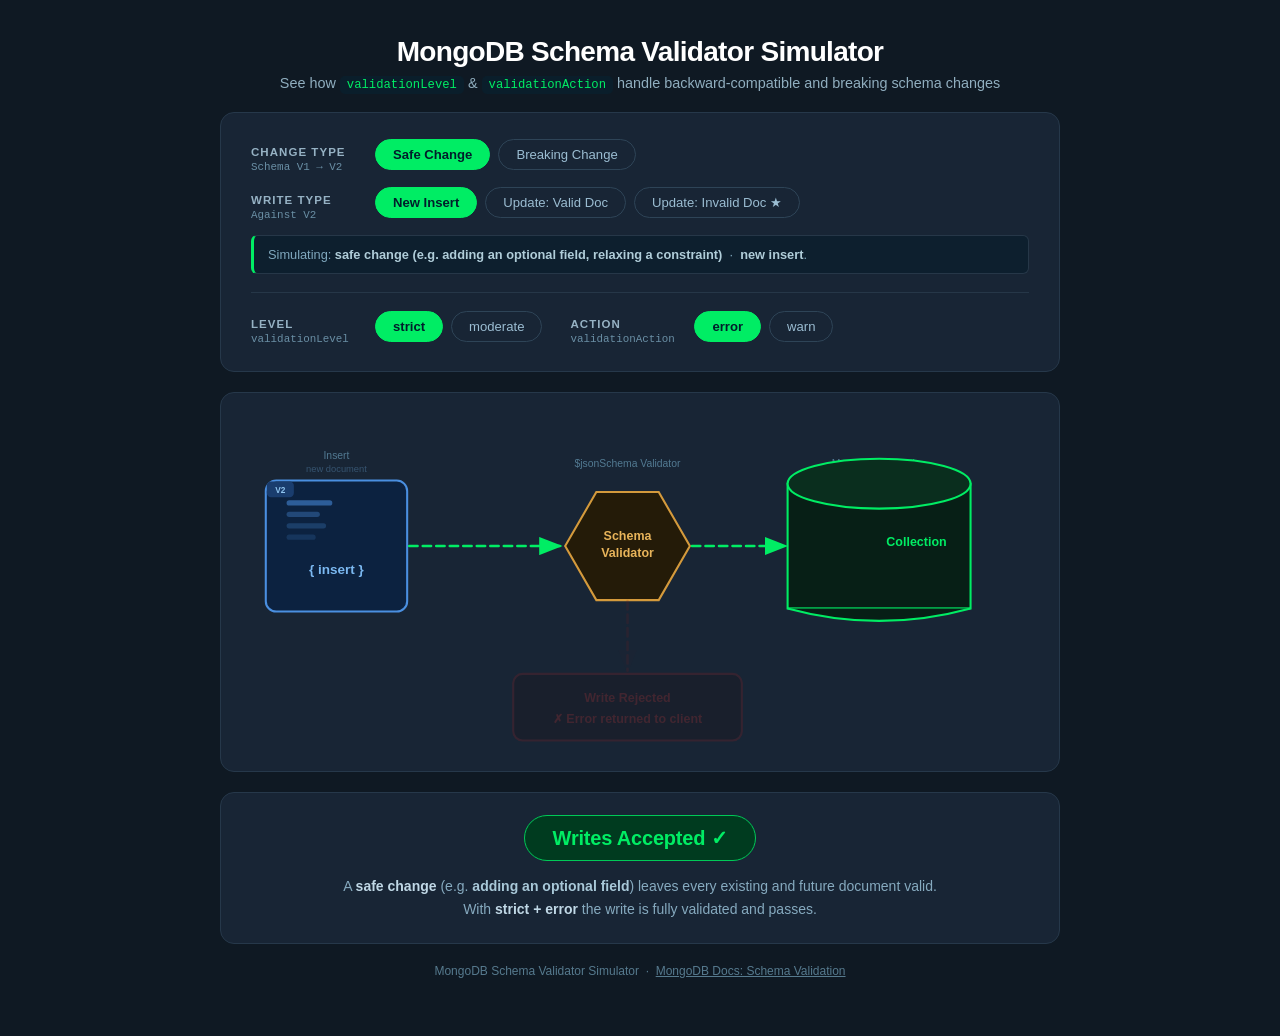
<file: previous_iterations/index.v3.html>
<!DOCTYPE html>
<html lang="en">
<head>
  <meta charset="UTF-8" />
  <meta name="viewport" content="width=device-width, initial-scale=1.0" />
  <title>MongoDB Schema Validator Simulator</title>
  <style>
    *, *::before, *::after { box-sizing: border-box; margin: 0; padding: 0; }

    body {
      font-family: -apple-system, BlinkMacSystemFont, 'Segoe UI', Roboto, sans-serif;
      background: #0F1923;
      color: #D8E8F3;
      min-height: 100vh;
      display: flex;
      flex-direction: column;
      align-items: center;
      padding: 36px 16px 56px;
      gap: 20px;
    }

    /* ── Header ─────────────────────────────────────────── */
    header { text-align: center; }

    h1 {
      font-size: 1.75rem;
      font-weight: 800;
      color: #fff;
      letter-spacing: -0.025em;
    }

    .subtitle {
      margin-top: 7px;
      font-size: 0.9rem;
      color: #90AEBF;
    }

    code {
      font-family: 'SF Mono', 'Fira Code', monospace;
      font-size: 0.85em;
      background: #0A1E2B;
      color: #00ED64;
      padding: 2px 7px;
      border-radius: 5px;
    }

    /* ── Cards ──────────────────────────────────────────── */
    .card {
      background: #182535;
      border: 1px solid #26384A;
      border-radius: 14px;
      width: 100%;
      max-width: 840px;
      padding: 26px 30px;
    }

    /* ── Control rows ───────────────────────────────────── */
    .ctrl-row {
      display: flex;
      align-items: flex-start;
      gap: 14px;
      flex-wrap: wrap;
      margin-bottom: 14px;
    }
    .ctrl-row:last-child { margin-bottom: 0; }

    .ctrl-label {
      display: flex;
      flex-direction: column;
      min-width: 110px;
      padding-top: 7px;
      flex-shrink: 0;
    }

    .label-main {
      font-size: 0.72rem;
      font-weight: 700;
      color: #96B2C4;
      text-transform: uppercase;
      letter-spacing: 0.09em;
    }

    .label-sub {
      font-size: 0.68rem;
      color: #6A8FA5;
      margin-top: 3px;
      font-family: 'SF Mono', 'Fira Code', monospace;
    }

    .btn-group { display: flex; gap: 8px; flex-wrap: wrap; align-items: center; }

    .toggle {
      padding: 7px 17px;
      border-radius: 20px;
      border: 1.5px solid #2E4457;
      background: transparent;
      color: #9BBDD2;
      font-size: 0.82rem;
      font-weight: 500;
      cursor: pointer;
      transition: border-color 0.15s, color 0.15s, background 0.15s;
      font-family: inherit;
    }
    .toggle:hover { border-color: #00C957; color: #E0EAF3; }
    .toggle.active {
      background: #00ED64;
      border-color: #00ED64;
      color: #001E2B;
      font-weight: 700;
    }

    .divider { border: none; border-top: 1px solid #263748; margin: 18px 0; }

    .cfg-row { display: flex; gap: 28px; flex-wrap: wrap; }

    /* Scenario hint strip */
    .hint-strip {
      background: #0D1F2E;
      border: 1px solid #263748;
      border-left: 3px solid #00ED64;
      border-radius: 6px;
      padding: 9px 14px;
      font-size: 0.8rem;
      color: #80A8BE;
      line-height: 1.5;
      margin-top: 14px;
    }
    .hint-strip strong { color: #B0CDD9; }

    /* ── Diagram ────────────────────────────────────────── */
    .diagram-card { padding: 20px 24px; }

    .flow-svg {
      width: 100%;
      height: auto;
      display: block;
    }

    /* SVG base node styles */
    .doc-rect   { fill: #0C2240; stroke: #4A8FE0; stroke-width: 2; }
    .doc-line   { fill: #4A8FE0; }
    .doc-label  { fill: #7BB8F0; font-size: 13px; font-weight: 700; font-family: inherit; }

    .hex-shape  { fill: #241B08; stroke: #D49A3C; stroke-width: 2; }
    .hex-label  { fill: #E8B45A; font-size: 12px; font-weight: 600; font-family: inherit; }

    .cyl-body   { fill: #071F16; stroke: #00A854; stroke-width: 2; }
    .cyl-cap    { fill: #0A2E1E; stroke: #00A854; stroke-width: 2; }
    .cyl-label  { fill: #00ED64; font-size: 12px; font-weight: 600; font-family: inherit; }

    .err-rect   { fill: #200A0A; stroke: #AA2020; stroke-width: 2; }
    .err-label  { fill: #E04040; font-size: 12px; font-weight: 600; font-family: inherit; }

    .node-cap   { fill: #527A92; font-size: 10px; font-family: inherit; }

    /* Arrows */
    .arrow { fill: none; stroke-width: 2.5; stroke-linecap: round; }

    .arr-ok  { stroke: #2D74DA; opacity: 0.2; stroke-dasharray: 8 5; }
    .arr-err { stroke: #8B1A1A; opacity: 0.15; stroke-dasharray: 8 5; }

    .hd-ok  { fill: #2D74DA; opacity: 0.2; }
    .hd-err { fill: #8B1A1A; opacity: 0.15; }

    /* Warn badge hidden by default */
    .warn-badge { opacity: 0; transition: opacity 0.25s; }

    /* Error nodes dimmed by default */
    .err-rect  { opacity: 0.2; transition: opacity 0.3s, stroke 0.3s; }
    .err-label { opacity: 0.2; transition: opacity 0.3s; }

    /* ── State: ACCEPTED ─────────────────────────────────── */
    .s-accepted .arr-ok {
      stroke: #00ED64; opacity: 1;
      animation: flowDash 0.75s linear infinite;
    }
    .s-accepted .hd-ok  { fill: #00ED64; opacity: 1; }
    .s-accepted .cyl-body { stroke: #00ED64; }
    .s-accepted .cyl-cap  { stroke: #00ED64; }

    /* ── State: WARNED ───────────────────────────────────── */
    .s-warned .arr-ok {
      stroke: #F5A623; opacity: 1;
      animation: flowDash 0.75s linear infinite;
    }
    .s-warned .hd-ok     { fill: #F5A623; opacity: 1; }
    .s-warned .warn-badge { opacity: 1; }
    .s-warned .cyl-body  { stroke: #F5A623; }
    .s-warned .cyl-cap   { stroke: #F5A623; }

    /* ── State: REJECTED ─────────────────────────────────── */
    .s-rejected .arr-ok  { stroke: #CC3333; opacity: 0.35; }
    .s-rejected .hd-ok   { fill: #CC3333; opacity: 0.35; }
    .s-rejected .arr-err {
      stroke: #E74C3C; opacity: 1;
      animation: flowDash 0.75s linear infinite;
    }
    .s-rejected .hd-err   { fill: #E74C3C; opacity: 1; }
    .s-rejected .hex-shape { stroke: #E74C3C; }
    .s-rejected .err-rect  { opacity: 1; stroke: #E74C3C; }
    .s-rejected .err-label { opacity: 1; fill: #E74C3C; }

    @keyframes flowDash {
      to { stroke-dashoffset: -26; }
    }

    /* ── Existing doc in collection (update modes) ───────── */

    /* Hidden for insert mode, visible for update modes */
    .existing-doc { opacity: 0; transition: opacity 0.3s; }
    .wt-update-valid   .existing-doc,
    .wt-update-invalid .existing-doc { opacity: 1; }

    /* Card: blue tint for valid doc, amber tint for invalid */
    .exist-card { stroke-width: 1.5; transition: stroke 0.25s, fill 0.25s; }
    .wt-update-valid   .exist-card { fill: #0C2240; stroke: #4A8FE0; }
    .wt-update-invalid .exist-card { fill: #261508; stroke: #D49A3C; }

    /* Doc content lines */
    .exist-line { transition: fill 0.25s; }
    .wt-update-valid   .exist-line { fill: #4A8FE0; }
    .wt-update-invalid .exist-line { fill: #D49A3C; }

    /* V1 badge pill */
    .exist-badge { transition: fill 0.25s; }
    .wt-update-valid   .exist-badge { fill: #1A3D6E; }
    .wt-update-invalid .exist-badge { fill: #42200A; }

    .exist-badge-text {
      font-size: 8px; font-weight: 800; font-family: inherit;
      transition: fill 0.25s;
    }
    .wt-update-valid   .exist-badge-text { fill: #90C5F0; }
    .wt-update-invalid .exist-badge-text { fill: #E8B45A; }

    /* Valid / invalid status text inside the card */
    .exist-status { font-size: 9px; font-weight: 600; font-family: inherit; }
    .exist-status-valid   { fill: #7BB8F0; opacity: 0; transition: opacity 0.25s; }
    .exist-status-invalid { fill: #D49A3C; opacity: 0; transition: opacity 0.25s; }
    .wt-update-valid   .exist-status-valid   { opacity: 1; }
    .wt-update-invalid .exist-status-invalid { opacity: 1; }

    /* Result pill shown below the card after outcome */
    .exist-result-ok,
    .exist-result-warn,
    .exist-result-no  { opacity: 0; transition: opacity 0.3s; }

    .wt-update-valid.s-accepted   .exist-result-ok,
    .wt-update-invalid.s-accepted .exist-result-ok   { opacity: 1; }

    .wt-update-valid.s-warned   .exist-result-warn,
    .wt-update-invalid.s-warned .exist-result-warn { opacity: 1; }

    .wt-update-valid.s-rejected   .exist-result-no,
    .wt-update-invalid.s-rejected .exist-result-no { opacity: 1; }

    /* ── Status bar ─────────────────────────────────────── */
    .status-card { text-align: center; padding: 22px 30px; }

    .status-badge {
      display: inline-block;
      font-size: 1.25rem;
      font-weight: 800;
      padding: 10px 28px;
      border-radius: 30px;
      margin-bottom: 14px;
      letter-spacing: -0.01em;
      transition: background 0.25s, color 0.25s;
    }
    .status-badge.accepted { background: #003B1F; color: #00ED64; border: 1.5px solid #00C957; }
    .status-badge.warned   { background: #2E1E00; color: #F5A623; border: 1.5px solid #C9842A; }
    .status-badge.rejected { background: #2A0808; color: #E74C3C; border: 1.5px solid #C0392B; }

    .status-expl {
      font-size: 0.875rem;
      color: #86AABF;
      line-height: 1.65;
      max-width: 620px;
      margin: 0 auto;
    }
    .status-expl strong { color: #C0D8E6; }
    .status-expl em     { color: #A8C8D8; font-style: normal; font-weight: 600; }

    /* ── Footer ─────────────────────────────────────────── */
    footer {
      font-size: 0.75rem;
      color: #567A8E;
      text-align: center;
    }
    footer a { color: #567A8E; text-decoration: underline; }

    /* ── Responsive ─────────────────────────────────────── */
    @media (max-width: 580px) {
      h1 { font-size: 1.35rem; }
      .card { padding: 18px 16px; }
      .ctrl-label { min-width: 85px; }
      .status-badge { font-size: 1.05rem; }
    }
  </style>
</head>
<body>

<header>
  <h1>MongoDB Schema Validator Simulator</h1>
  <p class="subtitle">
    See how <code>validationLevel</code> &amp; <code>validationAction</code> handle backward-compatible and breaking schema changes
  </p>
</header>

<!-- ── Controls ─────────────────────────────────────────────────── -->
<div class="card">

  <!-- Change type -->
  <div class="ctrl-row">
    <div class="ctrl-label">
      <span class="label-main">Change Type</span>
      <span class="label-sub">Schema V1 → V2</span>
    </div>
    <div class="btn-group">
      <button class="toggle active" data-group="change" data-value="safe"
        title="e.g. add optional field, relax a constraint, remove a required field">
        Safe Change
      </button>
      <button class="toggle" data-group="change" data-value="breaking"
        title="e.g. add required field, tighten an enum, change a field type">
        Breaking Change
      </button>
    </div>
  </div>

  <!-- Write type -->
  <div class="ctrl-row">
    <div class="ctrl-label">
      <span class="label-main">Write Type</span>
      <span class="label-sub">Against V2</span>
    </div>
    <div class="btn-group">
      <button class="toggle active" data-group="write" data-value="insert"
        title="A brand-new document that has never been stored before">
        New Insert
      </button>
      <button class="toggle" data-group="write" data-value="update-valid"
        title="Updating a document that already conformed to the old schema">
        Update: Valid Doc
      </button>
      <button class="toggle" data-group="write" data-value="update-invalid"
        title="Updating a document written before validation was enforced — already invalid">
        Update: Invalid Doc ★
      </button>
    </div>
  </div>

  <div id="hint-strip" class="hint-strip">
    Simulating: <strong>safe change</strong> (e.g. adding an optional field) as a <strong>new insert</strong>.
  </div>

  <hr class="divider" />

  <!-- Validator config -->
  <div class="cfg-row">
    <div class="ctrl-row" style="margin-bottom:0">
      <div class="ctrl-label">
        <span class="label-main">Level</span>
        <span class="label-sub">validationLevel</span>
      </div>
      <div class="btn-group">
        <button class="toggle active" data-group="level" data-value="strict"
          title="strict: ALL writes are validated, regardless of prior document state">
          strict
        </button>
        <button class="toggle" data-group="level" data-value="moderate"
          title="moderate: New inserts and updates to valid docs are validated. Updates to already-invalid docs bypass validation.">
          moderate
        </button>
      </div>
    </div>

    <div class="ctrl-row" style="margin-bottom:0">
      <div class="ctrl-label">
        <span class="label-main">Action</span>
        <span class="label-sub">validationAction</span>
      </div>
      <div class="btn-group">
        <button class="toggle active" data-group="action" data-value="error"
          title="error: Reject the write and return an error to the client">
          error
        </button>
        <button class="toggle" data-group="action" data-value="warn"
          title="warn: Allow the write but log a warning in the MongoDB log">
          warn
        </button>
      </div>
    </div>
  </div>

</div><!-- /controls card -->

<!-- ── Flow Diagram ──────────────────────────────────────────────── -->
<div class="card diagram-card">
  <!--
    Layout (viewBox 760 × 320):
      Document rect  : center (88, 128)
      Validator hex  : center (368, 128), r=60
      Collection cyl : center (610, 128)
      Error box      : center (368, 278)

    Hex vertices (pointy-side, 0°=right):
      (428,128) (398,180) (338,180) (308,128) (338,76) (398,76)
  -->
  <svg id="flow-svg" class="flow-svg" viewBox="0 0 760 325" xmlns="http://www.w3.org/2000/svg">
    <defs>
      <!-- Accept arrowhead (used for both hop-1 and hop-2) -->
      <marker id="mok" markerWidth="9" markerHeight="7" refX="8" refY="3.5" orient="auto">
        <polygon class="hd-ok" points="0 0,9 3.5,0 7" />
      </marker>
      <!-- Reject arrowhead -->
      <marker id="merr" markerWidth="9" markerHeight="7" refX="8" refY="3.5" orient="auto">
        <polygon class="hd-err" points="0 0,9 3.5,0 7" />
      </marker>
    </defs>

    <!-- ── Node captions ── -->
    <text id="cap-write-type" class="node-cap" x="88"  y="44" text-anchor="middle">Insert</text>
    <text id="cap-write-sub"  class="node-cap" x="88"  y="57" text-anchor="middle"
          style="font-size:9px;fill:#365470;">new document</text>
    <text class="node-cap" x="368" y="52" text-anchor="middle">$jsonSchema Validator</text>
    <text class="node-cap" x="610" y="52" text-anchor="middle">MongoDB Collection</text>

    <!-- ── Document node (write attempt — always V2) ── -->
    <rect class="doc-rect" x="20" y="65" width="136" height="126" rx="10" />
    <!-- decorative doc lines -->
    <rect class="doc-line" x="40" y="84"  width="44" height="5" rx="2.5" opacity="0.55"/>
    <rect class="doc-line" x="40" y="95"  width="32" height="5" rx="2.5" opacity="0.35"/>
    <rect class="doc-line" x="40" y="106" width="38" height="5" rx="2.5" opacity="0.25"/>
    <rect class="doc-line" x="40" y="117" width="28" height="5" rx="2.5" opacity="0.18"/>
    <!-- V2 badge — same visual language as V1 badge on the existing-doc card -->
    <rect fill="#1A3D6E" x="21" y="66" width="26" height="15" rx="4"/>
    <text fill="#90C5F0" font-size="8" font-weight="800" font-family="inherit"
          x="34" y="77" text-anchor="middle">V2</text>
    <!-- write-type label: "{ insert }" vs "{ update }" -->
    <text id="doc-op-label" class="doc-label" x="88" y="155" text-anchor="middle">{ insert }</text>

    <!-- ── Arrow 1: Doc → Validator ── -->
    <path class="arrow arr-ok"
          d="M 158 128 L 303 128"
          marker-end="url(#mok)" />

    <!-- ── Validator hexagon ── -->
    <!-- vertices: (428,128)(398,180)(338,180)(308,128)(338,76)(398,76) -->
    <polygon class="hex-shape"
             points="428,128 398,180 338,180 308,128 338,76 398,76" />
    <text class="hex-label" x="368" y="122" text-anchor="middle">Schema</text>
    <text class="hex-label" x="368" y="139" text-anchor="middle">Validator</text>

    <!-- ── Arrow 2: Validator → Collection ── -->
    <path class="arrow arr-ok"
          d="M 430 128 L 520 128"
          marker-end="url(#mok)" />

    <!-- ── Collection cylinder ── -->
    <!-- body rect: x=522, y=68, w=176, h=120 -->
    <rect class="cyl-body" x="522" y="68" width="176" height="120" />
    <!-- top cap ellipse -->
    <ellipse class="cyl-cap" cx="610" cy="68" rx="88" ry="24" />
    <!-- bottom arc -->
    <path class="cyl-body" d="M 522 188 Q 610 212 698 188" fill="none" stroke-width="2" />
    <!-- label shifted right to leave room for existing-doc card -->
    <text class="cyl-label" x="646" y="128" text-anchor="middle">Collection</text>

    <!-- Warn badge (shown only in warned state) -->
    <g class="warn-badge">
      <circle fill="#F5A623" cx="694" cy="50" r="19" />
      <text fill="#1A0E00" font-size="15" font-weight="900"
            font-family="inherit" x="694" y="56" text-anchor="middle">⚠</text>
      <text fill="#F5A623" font-size="9" font-family="inherit"
            x="694" y="76" text-anchor="middle">Warning</text>
    </g>

    <!-- ── Existing doc card in collection (update modes only) ── -->
    <!--
      Positioned partially overlapping the cylinder's left edge (x=522):
        card x=496–556, so 26px hangs outside and 34px is inside the cylinder.
      This makes it visually "stored inside" the collection.
    -->
    <g class="existing-doc">
      <!-- Drop shadow -->
      <rect fill="#000" opacity="0.35" x="500" y="113" width="58" height="74" rx="8"/>
      <!-- Main card -->
      <rect class="exist-card" x="496" y="109" width="58" height="74" rx="7"/>
      <!-- Document content lines -->
      <rect class="exist-line" x="505" y="121" width="32" height="3.5" rx="1.75" opacity="0.7"/>
      <rect class="exist-line" x="505" y="129" width="24" height="3.5" rx="1.75" opacity="0.5"/>
      <rect class="exist-line" x="505" y="137" width="28" height="3.5" rx="1.75" opacity="0.35"/>
      <rect class="exist-line" x="505" y="145" width="18" height="3.5" rx="1.75" opacity="0.2"/>
      <!-- V1 badge pill (top-left of card) -->
      <rect class="exist-badge" x="497" y="110" width="24" height="14" rx="4"/>
      <text class="exist-badge-text" x="509" y="120" text-anchor="middle">V1</text>
      <!-- Status text (valid ✓ / invalid ⚠) -->
      <text class="exist-status exist-status-valid"   x="525" y="167" text-anchor="middle">✓ valid</text>
      <text class="exist-status exist-status-invalid" x="525" y="167" text-anchor="middle">⚠ invalid</text>

      <!-- Result pill: accepted (green) -->
      <g class="exist-result-ok">
        <rect fill="#002E17" x="482" y="188" width="88" height="17" rx="8.5"/>
        <text fill="#00ED64" font-size="9" font-weight="700" font-family="inherit"
              x="526" y="200" text-anchor="middle">✓ updated → V2</text>
      </g>
      <!-- Result pill: warned (amber) -->
      <g class="exist-result-warn">
        <rect fill="#2E1C00" x="478" y="188" width="96" height="17" rx="8.5"/>
        <text fill="#F5A623" font-size="9" font-weight="700" font-family="inherit"
              x="526" y="200" text-anchor="middle">⚠ updated + warned</text>
      </g>
      <!-- Result pill: rejected (red) -->
      <g class="exist-result-no">
        <rect fill="#280808" x="482" y="188" width="88" height="17" rx="8.5"/>
        <text fill="#E74C3C" font-size="9" font-weight="700" font-family="inherit"
              x="526" y="200" text-anchor="middle">✗ write blocked</text>
      </g>
    </g>

    <!-- ── Arrow 3: Validator → Error ── -->
    <path class="arrow arr-err"
          d="M 368 181 L 368 248"
          marker-end="url(#merr)" />

    <!-- ── Error / Rejection box ── -->
    <rect class="err-rect" x="258" y="251" width="220" height="64" rx="9" />
    <text class="err-label" x="368" y="278" text-anchor="middle"
          font-size="13" font-family="inherit" font-weight="700">Write Rejected</text>
    <text class="err-label" x="368" y="298" text-anchor="middle"
          font-size="11" font-family="inherit">✗ Error returned to client</text>

  </svg>
</div>

<!-- ── Status bar ────────────────────────────────────────────────── -->
<div class="card status-card">
  <div id="status-badge" class="status-badge accepted">Writes Accepted ✓</div>
  <div id="status-expl" class="status-expl">
    A <strong>safe change</strong> is always backward compatible — every document remains valid under
    the updated schema regardless of validator configuration.
  </div>
</div>

<footer>
  MongoDB Schema Validator Simulator &nbsp;·&nbsp;
  <a href="https://www.mongodb.com/docs/manual/core/schema-validation/" target="_blank" rel="noopener">
    MongoDB Docs: Schema Validation
  </a>
</footer>

<script>
  // ── State ──────────────────────────────────────────────────────────────────
  const state = { change: 'safe', write: 'insert', level: 'strict', action: 'error' };

  // ── Hint descriptions ──────────────────────────────────────────────────────
  const changeHints = {
    safe:     'safe change (e.g. adding an optional field, relaxing a constraint)',
    breaking: 'breaking change (e.g. adding a required field, tightening an enum)',
  };
  const writeHints = {
    insert:          'new insert',
    'update-valid':  'update to a document that was already valid under V1',
    'update-invalid':'update to a document that was already invalid (written before validation was enforced)',
  };

  // ── Outcome lookup table ───────────────────────────────────────────────────
  // r: 'accepted' | 'warned' | 'rejected'
  // msg: HTML explanation for the status bar
  const outcomes = {

    // ── SAFE — always accepted ──────────────────────────────────────────────
    'safe|insert|strict|error': {
      r: 'accepted',
      msg: 'A <strong>safe change</strong> (e.g. <em>adding an optional field</em>) leaves every existing and future document valid. With <strong>strict + error</strong> the write is fully validated and passes.',
    },
    'safe|insert|strict|warn': {
      r: 'accepted',
      msg: 'A <strong>safe change</strong> is backward compatible. Under <strong>strict + warn</strong> the write is validated, passes, and no warning is generated because nothing is violated.',
    },
    'safe|insert|moderate|error': {
      r: 'accepted',
      msg: 'A <strong>safe change</strong> is backward compatible. <strong>moderate</strong> fully validates new inserts — and this one passes because the change was non-breaking.',
    },
    'safe|insert|moderate|warn': {
      r: 'accepted',
      msg: 'A <strong>safe change</strong> is backward compatible. All four validator configurations produce the same result: accepted. The configuration choice only matters when documents actually violate the schema.',
    },

    'safe|update-valid|strict|error': {
      r: 'accepted',
      msg: 'The document conformed to V1 and still conforms to V2 (safe change). <strong>strict + error</strong> validates all updates — this one passes cleanly.',
    },
    'safe|update-valid|strict|warn': {
      r: 'accepted',
      msg: 'The document is valid under V2. Under <strong>strict + warn</strong> the update is validated and passes — no violation, no warning.',
    },
    'safe|update-valid|moderate|error': {
      r: 'accepted',
      msg: '<strong>moderate</strong> applies full validation to previously-valid documents. The document still passes the new (safe) schema — accepted.',
    },
    'safe|update-valid|moderate|warn': {
      r: 'accepted',
      msg: 'Safe change + previously-valid document = always accepted. Validator configuration only matters when there is an actual schema violation.',
    },

    'safe|update-invalid|strict|error': {
      r: 'accepted',
      msg: 'A safe change <em>loosens</em> the schema. A document that was invalid under V1 may now satisfy the relaxed V2 rules. Under <strong>strict + error</strong> it is fully validated and passes.',
    },
    'safe|update-invalid|strict|warn': {
      r: 'accepted',
      msg: 'The safe change relaxed the schema. The previously-invalid document now satisfies V2. Under <strong>strict + warn</strong> the update is validated and passes — no warning needed.',
    },
    'safe|update-invalid|moderate|error': {
      r: 'accepted',
      msg: 'Under <strong>moderate</strong> updates to already-invalid documents bypass validation entirely. A safe change adds no new violations anyway — write accepted.',
    },
    'safe|update-invalid|moderate|warn': {
      r: 'accepted',
      msg: 'Under <strong>moderate</strong> already-invalid documents bypass validation. The safe change means there is nothing to violate — write accepted regardless.',
    },

    // ── BREAKING — new insert ───────────────────────────────────────────────
    'breaking|insert|strict|error': {
      r: 'rejected',
      msg: '<strong>strict + error</strong>: Every insert is validated against the current schema. The document does not satisfy the new V2 rules (e.g. <em>missing required field "email"</em>) — write <strong>rejected</strong>, error returned to the application.',
    },
    'breaking|insert|strict|warn': {
      r: 'warned',
      msg: '<strong>strict + warn</strong>: The insert is validated and fails the new schema. Instead of rejecting, MongoDB logs a <strong>warning</strong> and stores the document anyway. Useful for phased migrations where you want visibility without blocking writes.',
    },
    'breaking|insert|moderate|error': {
      r: 'rejected',
      msg: '<strong>moderate + error</strong>: New inserts are always validated under <strong>moderate</strong>, just like strict. The document violates V2 — write <strong>rejected</strong>. The moderate level only makes a difference for <em>updates to already-invalid documents</em>.',
    },
    'breaking|insert|moderate|warn': {
      r: 'warned',
      msg: '<strong>moderate + warn</strong>: New inserts are always validated. The document violates V2, but <strong>warn</strong> action only logs the issue — the document is stored with a warning logged.',
    },

    // ── BREAKING — update previously-valid doc ──────────────────────────────
    'breaking|update-valid|strict|error': {
      r: 'rejected',
      msg: '<strong>strict + error</strong>: Under <strong>strict</strong> all updates must pass the current schema. The document was valid before, but the breaking change makes it invalid now — write <strong>rejected</strong>.',
    },
    'breaking|update-valid|strict|warn': {
      r: 'warned',
      msg: '<strong>strict + warn</strong>: The update is validated and violates V2. <strong>warn</strong> action logs the violation and stores the update. The document is now technically invalid in the collection.',
    },
    'breaking|update-valid|moderate|error': {
      r: 'rejected',
      msg: '<strong>moderate + error</strong>: The document was valid under V1, so <strong>moderate</strong> applies full validation to this update. It now fails V2 — write <strong>rejected</strong>. Moderate only bypasses validation for documents that were <em>already invalid</em>.',
    },
    'breaking|update-valid|moderate|warn': {
      r: 'warned',
      msg: '<strong>moderate + warn</strong>: The document was previously valid, so validation applies and it violates V2. <strong>warn</strong> action stores the update with a warning logged.',
    },

    // ── BREAKING — update already-invalid doc (★ the key moderate insight) ──
    'breaking|update-invalid|strict|error': {
      r: 'rejected',
      msg: '<strong>strict + error</strong>: Under <strong>strict</strong>, ALL updates are validated regardless of the document\'s prior state. The document fails V2 — write <strong>rejected</strong>.',
    },
    'breaking|update-invalid|strict|warn': {
      r: 'warned',
      msg: '<strong>strict + warn</strong>: Under <strong>strict</strong> all updates are validated. The violation is logged as a <strong>warning</strong> and the update is stored.',
    },
    'breaking|update-invalid|moderate|error': {
      r: 'accepted',
      msg: '★ <strong>Key insight — moderate + error</strong>: Under <strong>moderate</strong>, updates to documents that were <em>already invalid before the schema change</em> completely bypass validation. The write is <strong>accepted</strong> — even with <code>validationAction: error</code> — because the moderacy rule takes precedence.',
    },
    'breaking|update-invalid|moderate|warn': {
      r: 'accepted',
      msg: '★ <strong>Key insight — moderate + warn</strong>: Under <strong>moderate</strong>, already-invalid documents skip validation entirely — no check, no warning, no rejection. This is the most permissive combination. <strong>Accepted silently.</strong>',
    },
  };

  // ── DOM refs ───────────────────────────────────────────────────────────────
  const svg          = document.getElementById('flow-svg');
  const badge        = document.getElementById('status-badge');
  const expl         = document.getElementById('status-expl');
  const hintStrip    = document.getElementById('hint-strip');
  const capWriteType = document.getElementById('cap-write-type');
  const capWriteSub  = document.getElementById('cap-write-sub');
  const docOpLabel   = document.getElementById('doc-op-label');

  // ── Render ─────────────────────────────────────────────────────────────────
  function render() {
    const { change, write, level, action } = state;
    const key = `${change}|${write}|${level}|${action}`;
    const outcome = outcomes[key];
    if (!outcome) return;

    // Update SVG state + write-type classes
    svg.className.baseVal = `flow-svg s-${outcome.r} wt-${state.write}`;

    // Status badge
    const labels = {
      accepted: 'Writes Accepted ✓',
      warned:   'Writes Accepted with Warning ⚠',
      rejected: 'Writes Rejected ✗',
    };
    badge.textContent = labels[outcome.r];
    badge.className   = `status-badge ${outcome.r}`;
    expl.innerHTML    = outcome.msg;

    // Hint strip
    hintStrip.innerHTML =
      `Simulating: <strong>${changeHints[change]}</strong> &nbsp;·&nbsp; <strong>${writeHints[write]}</strong>.`;

    // Write-attempt doc box: caption + op label
    const isUpdate = write !== 'insert';
    capWriteType.textContent = isUpdate ? 'Update'  : 'Insert';
    capWriteSub.textContent  = isUpdate ? 'modified document' : 'new document';
    docOpLabel.textContent   = isUpdate ? '{ update }' : '{ insert }';
  }

  // ── Toggle buttons ─────────────────────────────────────────────────────────
  document.querySelectorAll('.toggle').forEach(btn => {
    btn.addEventListener('click', () => {
      const { group, value } = btn.dataset;
      document.querySelectorAll(`.toggle[data-group="${group}"]`)
        .forEach(b => b.classList.remove('active'));
      btn.classList.add('active');
      state[group] = value;
      render();
    });
  });

  render();
</script>
</body>
</html>
</file>
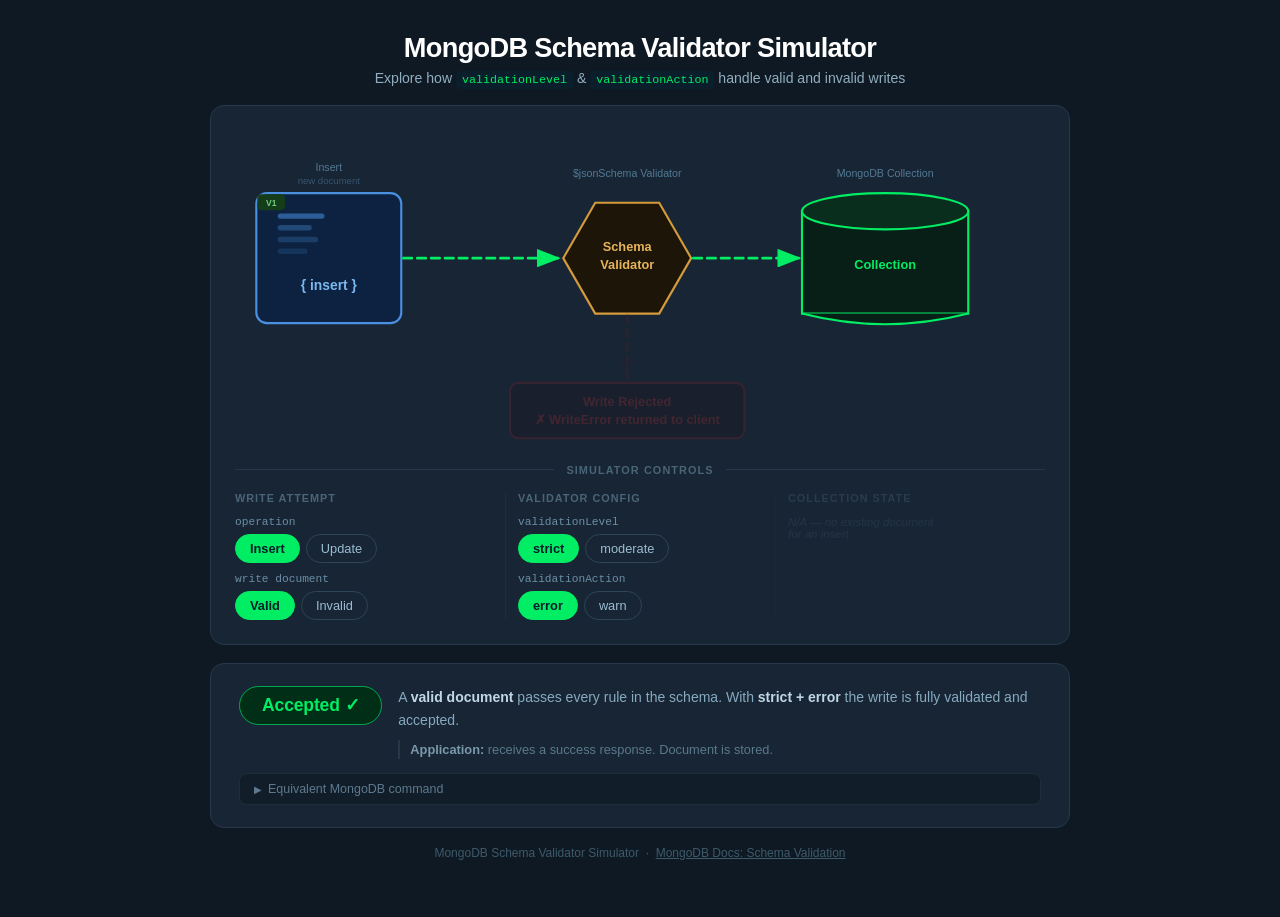
<file: previous_iterations/index.v4.html>
<!DOCTYPE html>
<html lang="en">
<head>
  <meta charset="UTF-8" />
  <meta name="viewport" content="width=device-width, initial-scale=1.0" />
  <title>MongoDB Schema Validator Simulator</title>
  <style>
    *, *::before, *::after { box-sizing: border-box; margin: 0; padding: 0; }

    body {
      font-family: -apple-system, BlinkMacSystemFont, 'Segoe UI', Roboto, sans-serif;
      background: #0F1923;
      color: #D8E8F3;
      min-height: 100vh;
      display: flex;
      flex-direction: column;
      align-items: center;
      padding: 32px 16px 56px;
      gap: 18px;
    }

    /* ── Header ──────────────────────────────────────────── */
    header { text-align: center; }

    h1 {
      font-size: 1.7rem;
      font-weight: 800;
      color: #fff;
      letter-spacing: -0.025em;
    }

    .subtitle {
      margin-top: 6px;
      font-size: 0.88rem;
      color: #90AEBF;
    }

    code {
      font-family: 'SF Mono', 'Fira Code', monospace;
      font-size: 0.83em;
      background: #0A1E2B;
      color: #00ED64;
      padding: 2px 6px;
      border-radius: 4px;
    }

    /* ── Cards ───────────────────────────────────────────── */
    .card {
      background: #182535;
      border: 1px solid #26384A;
      border-radius: 14px;
      width: 100%;
      max-width: 860px;
    }

    /* ── Diagram card ────────────────────────────────────── */
    .diagram-card { padding: 20px 24px 24px; }

    .flow-svg { width: 100%; height: auto; display: block; }

    /* ── Controls separator ──────────────────────────────── */
    .controls-sep {
      display: flex;
      align-items: center;
      gap: 12px;
      margin: 18px 0 16px;
    }
    .controls-sep::before,
    .controls-sep::after {
      content: '';
      flex: 1;
      border-top: 1px solid #263748;
    }
    .controls-sep-label {
      font-size: 0.68rem;
      font-weight: 700;
      color: #4A6577;
      text-transform: uppercase;
      letter-spacing: 0.1em;
      white-space: nowrap;
    }

    /* ── 3-column controls grid ──────────────────────────── */
    .controls-grid {
      display: grid;
      grid-template-columns: 1fr 1fr 1fr;
      gap: 0;
    }

    .ctrl-col {
      padding: 0 12px;
      display: flex;
      flex-direction: column;
      gap: 10px;
    }
    .ctrl-col:first-child { padding-left: 0; }
    .ctrl-col:last-child  { padding-right: 0; }
    .ctrl-col + .ctrl-col { border-left: 1px solid #1E2D3A; }

    .ctrl-col-title {
      font-size: 0.68rem;
      font-weight: 700;
      color: #4A6577;
      text-transform: uppercase;
      letter-spacing: 0.09em;
      margin-bottom: 2px;
    }

    .ctrl-group {
      display: flex;
      flex-direction: column;
      gap: 6px;
    }

    .ctrl-group-label {
      font-size: 0.7rem;
      color: #6A8FA5;
      font-family: 'SF Mono', 'Fira Code', monospace;
    }

    .btn-row { display: flex; gap: 6px; flex-wrap: wrap; }

    .toggle {
      padding: 6px 14px;
      border-radius: 16px;
      border: 1.5px solid #2E4457;
      background: transparent;
      color: #9BBDD2;
      font-size: 0.8rem;
      font-weight: 500;
      cursor: pointer;
      transition: border-color 0.15s, color 0.15s, background 0.15s;
      font-family: inherit;
    }
    .toggle:hover { border-color: #00C957; color: #E0EAF3; }
    .toggle.active {
      background: #00ED64;
      border-color: #00ED64;
      color: #001E2B;
      font-weight: 700;
    }

    /* Right column disabled state (insert mode) */
    .ctrl-col-right.disabled {
      opacity: 0.35;
      pointer-events: none;
    }
    .ctrl-col-right .na-note {
      font-size: 0.72rem;
      color: #3D5266;
      font-style: italic;
      display: none;
    }
    .ctrl-col-right.disabled .na-note { display: block; }
    .ctrl-col-right.disabled .ctrl-group { display: none; }

    /* ── SVG node styles ─────────────────────────────────── */
    .doc-rect  { fill: #0C2240; stroke: #4A8FE0; stroke-width: 2; }
    .doc-line  { fill: #4A8FE0; }
    .doc-label { fill: #7BB8F0; font-size: 13px; font-weight: 700; font-family: inherit; }

    .hex-shape { fill: #1C1508; stroke: #D49A3C; stroke-width: 2; transition: stroke 0.3s, fill 0.3s, stroke-dasharray 0.3s; }
    .hex-label { fill: #E8B45A; font-size: 12px; font-weight: 600; font-family: inherit; }

    .cyl-body  { fill: #071F16; stroke: #00A854; stroke-width: 2; transition: stroke 0.3s; }
    .cyl-cap   { fill: #0A2E1E; stroke: #00A854; stroke-width: 2; transition: stroke 0.3s; }
    .cyl-label { fill: #00ED64; font-size: 12px; font-weight: 600; font-family: inherit; }

    .err-rect  { fill: #200A0A; stroke: #AA2020; stroke-width: 2; transition: opacity 0.3s, stroke 0.3s; }
    .err-label { fill: #E04040; font-size: 12px; font-weight: 600; font-family: inherit; transition: opacity 0.3s; }

    .node-cap  { fill: #527A92; font-size: 10px; font-family: inherit; }

    /* Arrows base */
    .arrow { fill: none; stroke-width: 2.5; stroke-linecap: round; }
    .arr-ok  { stroke: #2D74DA; opacity: 0.2; stroke-dasharray: 8 5; }
    .arr-err { stroke: #8B1A1A; opacity: 0.15; stroke-dasharray: 8 5; }
    .hd-ok   { fill: #2D74DA; opacity: 0.2; }
    .hd-err  { fill: #8B1A1A; opacity: 0.15; }

    /* Warn badge & bypass indicator */
    .warn-badge      { opacity: 0; transition: opacity 0.25s; }
    .bypass-indicator { opacity: 0; transition: opacity 0.25s; }

    /* Error nodes dimmed by default */
    .err-rect  { opacity: 0.2; }
    .err-label { opacity: 0.2; }

    /* ── State: ACCEPTED ──────────────────────────────────── */
    .s-accepted .arr-ok  { stroke: #00ED64; opacity: 1; animation: flowDash 0.75s linear infinite; }
    .s-accepted .hd-ok   { fill: #00ED64; opacity: 1; }
    .s-accepted .cyl-body { stroke: #00ED64; }
    .s-accepted .cyl-cap  { stroke: #00ED64; }

    /* ── State: BYPASSED (teal) ───────────────────────────── */
    .s-bypassed .arr-ok  { stroke: #00C4B4; opacity: 1; animation: flowDash 0.6s linear infinite; }
    .s-bypassed .hd-ok   { fill: #00C4B4; opacity: 1; }
    .s-bypassed .hex-shape {
      stroke: #00C4B4;
      stroke-dasharray: 7 4;
      fill: #091A14;
    }
    .s-bypassed .hex-label { fill: #00C4B4; }
    .s-bypassed .bypass-indicator { opacity: 1; }
    .s-bypassed .cyl-body { stroke: #00C4B4; }
    .s-bypassed .cyl-cap  { stroke: #00C4B4; }

    /* ── State: WARNED ────────────────────────────────────── */
    .s-warned .arr-ok   { stroke: #F5A623; opacity: 1; animation: flowDash 0.75s linear infinite; }
    .s-warned .hd-ok    { fill: #F5A623; opacity: 1; }
    .s-warned .warn-badge { opacity: 1; }
    .s-warned .cyl-body { stroke: #F5A623; }
    .s-warned .cyl-cap  { stroke: #F5A623; }

    /* ── State: REJECTED ──────────────────────────────────── */
    .s-rejected .arr-ok  { stroke: #CC3333; opacity: 0.3; }
    .s-rejected .hd-ok   { fill: #CC3333; opacity: 0.3; }
    .s-rejected .arr-err { stroke: #E74C3C; opacity: 1; animation: flowDash 0.75s linear infinite; }
    .s-rejected .hd-err  { fill: #E74C3C; opacity: 1; }
    .s-rejected .hex-shape { stroke: #E74C3C; }
    .s-rejected .err-rect  { opacity: 1; stroke: #E74C3C; }
    .s-rejected .err-label { opacity: 1; fill: #E74C3C; }

    @keyframes flowDash { to { stroke-dashoffset: -26; } }

    /* ── Existing doc in collection ───────────────────────── */
    .existing-doc  { opacity: 0; transition: opacity 0.3s; }
    .wt-update .existing-doc { opacity: 1; }

    .exist-card { stroke-width: 1.5; transition: stroke 0.25s, fill 0.25s; }
    .ev-valid   .exist-card { fill: #0C2240; stroke: #4A8FE0; }
    .ev-invalid .exist-card { fill: #261508; stroke: #D49A3C; }

    .exist-line { transition: fill 0.25s; }
    .ev-valid   .exist-line { fill: #4A8FE0; }
    .ev-invalid .exist-line { fill: #D49A3C; }

    .exist-badge { transition: fill 0.25s; }
    .ev-valid   .exist-badge { fill: #1A3D6E; }
    .ev-invalid .exist-badge { fill: #42200A; }

    .exist-badge-text { font-size: 8px; font-weight: 800; font-family: inherit; transition: fill 0.25s; }
    .ev-valid   .exist-badge-text { fill: #90C5F0; }
    .ev-invalid .exist-badge-text { fill: #E8B45A; }

    .exist-status { font-size: 9px; font-weight: 600; font-family: inherit; }
    .exist-status-valid   { fill: #7BB8F0; opacity: 0; transition: opacity 0.25s; }
    .exist-status-invalid { fill: #D49A3C; opacity: 0; transition: opacity 0.25s; }
    .ev-valid   .exist-status-valid   { opacity: 1; }
    .ev-invalid .exist-status-invalid { opacity: 1; }

    /* Result pills on existing doc */
    .exist-result-ok,
    .exist-result-bypassed,
    .exist-result-warn,
    .exist-result-no { opacity: 0; transition: opacity 0.3s; }

    .wt-update.s-accepted  .exist-result-ok       { opacity: 1; }
    .wt-update.s-bypassed  .exist-result-bypassed  { opacity: 1; }
    .wt-update.s-warned    .exist-result-warn      { opacity: 1; }
    .wt-update.s-rejected  .exist-result-no        { opacity: 1; }

    /* ── Status card ──────────────────────────────────────── */
    .status-card { padding: 22px 28px; }

    .status-top {
      display: flex;
      align-items: flex-start;
      gap: 16px;
      flex-wrap: wrap;
    }

    .status-badge {
      display: inline-block;
      font-size: 1.1rem;
      font-weight: 800;
      padding: 8px 22px;
      border-radius: 26px;
      letter-spacing: -0.01em;
      transition: background 0.25s, color 0.25s, border-color 0.25s;
      white-space: nowrap;
      flex-shrink: 0;
    }
    .status-badge.accepted { background: #002E17; color: #00ED64; border: 1.5px solid #00A854; }
    .status-badge.bypassed { background: #00231F; color: #00C4B4; border: 1.5px solid #009D8E; }
    .status-badge.warned   { background: #2A1A00; color: #F5A623; border: 1.5px solid #C9842A; }
    .status-badge.rejected { background: #250808; color: #E74C3C; border: 1.5px solid #C0392B; }

    .status-texts { flex: 1; min-width: 0; }

    .status-expl {
      font-size: 0.875rem;
      color: #86AABF;
      line-height: 1.65;
    }
    .status-expl strong { color: #C0D8E6; }
    .status-expl em     { color: #A8C8D8; font-style: normal; font-weight: 600; }

    .status-consequence {
      margin-top: 8px;
      font-size: 0.8rem;
      color: #5A7A8A;
      line-height: 1.5;
      padding-left: 10px;
      border-left: 2px solid #263748;
    }
    .status-consequence strong { color: #7A9AAA; }

    /* Insight badge (⚡ powerful behavior) */
    .insight-badge {
      display: none;
      margin-top: 10px;
      padding: 8px 12px;
      background: #001F1C;
      border: 1px solid #00736A;
      border-left: 3px solid #00C4B4;
      border-radius: 6px;
      font-size: 0.8rem;
      color: #5AC4BC;
      line-height: 1.5;
    }
    .insight-badge strong { color: #90D8D2; }
    .insight-badge.visible { display: block; }
    .insight-badge::before { content: '⚡ '; }

    /* MongoDB command snippet */
    .mongo-cmd {
      margin-top: 14px;
      border: 1px solid #1E2D3A;
      border-radius: 8px;
      overflow: hidden;
    }
    .mongo-cmd summary {
      padding: 8px 14px;
      font-size: 0.78rem;
      color: #5D7A8E;
      cursor: pointer;
      background: #111D28;
      user-select: none;
      list-style: none;
      display: flex;
      align-items: center;
      gap: 6px;
    }
    .mongo-cmd summary::before { content: '▶'; font-size: 0.6rem; transition: transform 0.2s; }
    .mongo-cmd[open] summary::before { transform: rotate(90deg); }
    .mongo-cmd summary:hover { color: #90AEBF; }
    .mongo-cmd pre {
      margin: 0;
      padding: 14px 16px;
      background: #0A1520;
      font-family: 'SF Mono', 'Fira Code', monospace;
      font-size: 0.78rem;
      color: #7EC8FF;
      line-height: 1.7;
      overflow-x: auto;
    }
    .cmd-key    { color: #9BCFFF; }
    .cmd-str    { color: #00ED64; }
    .cmd-comment { color: #3D5A6A; }

    /* ── Footer ──────────────────────────────────────────── */
    footer { font-size: 0.75rem; color: #3D5A6A; text-align: center; }
    footer a { color: #3D5A6A; text-decoration: underline; }

    /* ── Responsive ──────────────────────────────────────── */
    @media (max-width: 600px) {
      h1 { font-size: 1.3rem; }
      .diagram-card { padding: 16px; }
      .controls-grid { grid-template-columns: 1fr; gap: 14px; }
      .ctrl-col + .ctrl-col { border-left: none; border-top: 1px solid #1E2D3A; padding-left: 0; padding-top: 14px; }
      .status-top { flex-direction: column; }
    }
  </style>
</head>
<body>

<header>
  <h1>MongoDB Schema Validator Simulator</h1>
  <p class="subtitle">
    Explore how <code>validationLevel</code> &amp; <code>validationAction</code>
    handle valid and invalid writes
  </p>
</header>

<!-- ── Diagram + Controls Card ──────────────────────────────────── -->
<div class="card diagram-card">

  <!--
    SVG layout (viewBox 760 × 300):
      Write-attempt doc : center x=88
      Validator hexagon : center x=368, r=60
      Collection cyl    : center x=610
      Error box         : center x=368, y≈270

    Hex vertices (flat-side, 0°=right):
      (428,128)(398,180)(338,180)(308,128)(338,76)(398,76)
  -->
  <svg id="flow-svg" class="flow-svg" viewBox="0 0 760 300" xmlns="http://www.w3.org/2000/svg">
    <defs>
      <marker id="mok"  markerWidth="9" markerHeight="7" refX="8" refY="3.5" orient="auto">
        <polygon class="hd-ok"  points="0 0,9 3.5,0 7"/>
      </marker>
      <marker id="merr" markerWidth="9" markerHeight="7" refX="8" refY="3.5" orient="auto">
        <polygon class="hd-err" points="0 0,9 3.5,0 7"/>
      </marker>
    </defs>

    <!-- ── Node captions ── -->
    <text id="cap-write-type" class="node-cap" x="88"  y="42" text-anchor="middle">Insert</text>
    <text id="cap-write-sub"  class="node-cap" x="88"  y="54" text-anchor="middle"
          style="font-size:9px;fill:#365470;">new document</text>
    <text class="node-cap" x="368" y="48" text-anchor="middle">$jsonSchema Validator</text>
    <text class="node-cap" x="610" y="48" text-anchor="middle">MongoDB Collection</text>

    <!-- ── Write-attempt document node ── -->
    <rect class="doc-rect" x="20" y="63" width="136" height="122" rx="10"/>
    <rect class="doc-line" x="40" y="82"  width="44" height="5" rx="2.5" opacity="0.55"/>
    <rect class="doc-line" x="40" y="93"  width="32" height="5" rx="2.5" opacity="0.35"/>
    <rect class="doc-line" x="40" y="104" width="38" height="5" rx="2.5" opacity="0.25"/>
    <rect class="doc-line" x="40" y="115" width="28" height="5" rx="2.5" opacity="0.18"/>
    <!-- Version badge (V1 for insert, V2 for update) — toggled by JS -->
    <rect id="doc-version-badge" fill="#1A3D6E" x="21" y="64" width="26" height="15" rx="4"/>
    <text id="doc-version-text" fill="#90C5F0" font-size="8" font-weight="800" font-family="inherit"
          x="34" y="75" text-anchor="middle">V1</text>
    <!-- Op label -->
    <text id="doc-op-label" class="doc-label" x="88" y="154" text-anchor="middle">{ insert }</text>

    <!-- ── Arrow 1: Doc → Validator ── -->
    <path class="arrow arr-ok" d="M 158 124 L 303 124" marker-end="url(#mok)"/>

    <!-- ── Validator hexagon ── -->
    <polygon class="hex-shape" points="428,124 398,176 338,176 308,124 338,72 398,72"/>
    <text class="hex-label" x="368" y="117" text-anchor="middle">Schema</text>
    <text class="hex-label" x="368" y="134" text-anchor="middle">Validator</text>
    <!-- Bypass indicator (teal, shown only in bypassed state) -->
    <text class="bypass-indicator" fill="#00C4B4" font-size="10" font-weight="700"
          font-family="inherit" x="368" y="153" text-anchor="middle">⤳ bypassed</text>

    <!-- ── Arrow 2: Validator → Collection ── -->
    <path class="arrow arr-ok" d="M 430 124 L 529 124" marker-end="url(#mok)"/>

    <!-- ── Collection cylinder ──
         Body rect  : x=532, y=80, w=156, h=96  → right=688, bottom=176
         Top ellipse: cx=610, cy=80, rx=78, ry=17 → top≈y=63 (15px below caption at y=48)
    -->
    <rect class="cyl-body" x="532" y="80" width="156" height="96"/>
    <ellipse class="cyl-cap" cx="610" cy="80" rx="78" ry="17"/>
    <path class="cyl-body" d="M 532 176 Q 610 196 688 176" fill="none" stroke-width="2"/>
    <text class="cyl-label" x="610" y="134" text-anchor="middle">Collection</text>

    <!-- Warn badge — sits inside the top-right of the cylinder cap -->
    <g class="warn-badge">
      <circle fill="#F5A623" cx="681" cy="74" r="16"/>
      <text fill="#1A0E00" font-size="13" font-weight="900" font-family="inherit"
            x="681" y="80" text-anchor="middle">⚠</text>
      <text fill="#F5A623" font-size="8" font-family="inherit"
            x="681" y="97" text-anchor="middle">Warning</text>
    </g>

    <!-- ── Existing doc in collection (update mode only) ──
         Positioned overlapping the cylinder's left edge (x=532):
         card x=497–555, so 35px hangs outside, 23px inside.
    -->
    <g class="existing-doc">
      <rect fill="#000" opacity="0.35" x="501" y="99" width="58" height="72" rx="8"/>
      <rect class="exist-card"  x="497" y="95"  width="58" height="72" rx="7"/>
      <rect class="exist-line"  x="506" y="107" width="32" height="3.5" rx="1.75" opacity="0.7"/>
      <rect class="exist-line"  x="506" y="115" width="24" height="3.5" rx="1.75" opacity="0.5"/>
      <rect class="exist-line"  x="506" y="123" width="28" height="3.5" rx="1.75" opacity="0.35"/>
      <rect class="exist-line"  x="506" y="131" width="18" height="3.5" rx="1.75" opacity="0.2"/>
      <rect class="exist-badge" x="498" y="96"  width="24" height="14" rx="4"/>
      <text class="exist-badge-text" x="510" y="106" text-anchor="middle">V1</text>
      <text class="exist-status exist-status-valid"   x="526" y="153" text-anchor="middle">✓ valid</text>
      <text class="exist-status exist-status-invalid" x="526" y="153" text-anchor="middle">⚠ invalid</text>
      <!-- Result pills (sit just below the cylinder bottom at y=176) -->
      <g class="exist-result-ok">
        <rect fill="#002E17" x="481" y="178" width="92" height="16" rx="8"/>
        <text fill="#00ED64" font-size="9" font-weight="700" font-family="inherit"
              x="527" y="190" text-anchor="middle">✓ updated → V2</text>
      </g>
      <g class="exist-result-bypassed">
        <rect fill="#001F1C" x="477" y="178" width="100" height="16" rx="8"/>
        <text fill="#00C4B4" font-size="9" font-weight="700" font-family="inherit"
              x="527" y="190" text-anchor="middle">⤳ updated (bypassed)</text>
      </g>
      <g class="exist-result-warn">
        <rect fill="#2E1C00" x="475" y="178" width="104" height="16" rx="8"/>
        <text fill="#F5A623" font-size="9" font-weight="700" font-family="inherit"
              x="527" y="190" text-anchor="middle">⚠ updated + warned</text>
      </g>
      <g class="exist-result-no">
        <rect fill="#280808" x="481" y="178" width="92" height="16" rx="8"/>
        <text fill="#E74C3C" font-size="9" font-weight="700" font-family="inherit"
              x="527" y="190" text-anchor="middle">✗ write blocked</text>
      </g>
    </g>

    <!-- ── Arrow 3: Validator → Error ── -->
    <path class="arrow arr-err" d="M 368 177 L 368 238" marker-end="url(#merr)"/>

    <!-- ── Error box ── -->
    <rect class="err-rect" x="258" y="241" width="220" height="52" rx="8"/>
    <text class="err-label" x="368" y="263" text-anchor="middle"
          font-size="13" font-family="inherit" font-weight="700">Write Rejected</text>
    <text class="err-label" x="368" y="280" text-anchor="middle"
          font-size="11" font-family="inherit">✗ WriteError returned to client</text>

  </svg>

  <!-- ── Controls separator ── -->
  <div class="controls-sep">
    <span class="controls-sep-label">Simulator Controls</span>
  </div>

  <!-- ── 3-column controls ── -->
  <div class="controls-grid">

    <!-- Left: Write operation (under doc) -->
    <div class="ctrl-col ctrl-col-left">
      <div class="ctrl-col-title">Write Attempt</div>

      <div class="ctrl-group">
        <span class="ctrl-group-label">operation</span>
        <div class="btn-row">
          <button class="toggle active" data-group="op" data-value="insert"
                  title="A new document being inserted for the first time">Insert</button>
          <button class="toggle" data-group="op" data-value="update"
                  title="Modifying a document that already exists in the collection">Update</button>
        </div>
      </div>

      <div class="ctrl-group">
        <span class="ctrl-group-label">write document</span>
        <div class="btn-row">
          <button class="toggle active" data-group="writeValidity" data-value="valid"
                  title="The document being written satisfies all rules in the current schema">Valid</button>
          <button class="toggle" data-group="writeValidity" data-value="invalid"
                  title="The document being written violates one or more rules in the current schema">Invalid</button>
        </div>
      </div>
    </div>

    <!-- Middle: Validator config (under hex) -->
    <div class="ctrl-col ctrl-col-mid">
      <div class="ctrl-col-title">Validator Config</div>

      <div class="ctrl-group">
        <span class="ctrl-group-label">validationLevel</span>
        <div class="btn-row">
          <button class="toggle active" data-group="level" data-value="strict"
                  title="strict: ALL writes are validated — inserts and updates to any document">strict</button>
          <button class="toggle" data-group="level" data-value="moderate"
                  title="moderate: Inserts + updates to currently-valid docs are validated. Updates to already-invalid docs bypass validation.">moderate</button>
        </div>
      </div>

      <div class="ctrl-group">
        <span class="ctrl-group-label">validationAction</span>
        <div class="btn-row">
          <button class="toggle active" data-group="action" data-value="error"
                  title="error: Reject the write and return a WriteError to the application">error</button>
          <button class="toggle" data-group="action" data-value="warn"
                  title="warn: Allow the write, store the document, and log a warning in the MongoDB log">warn</button>
        </div>
      </div>
    </div>

    <!-- Right: Collection state (under cylinder) -->
    <div class="ctrl-col ctrl-col-right" id="ctrl-col-right">
      <div class="ctrl-col-title">Collection State</div>
      <p class="na-note">N/A — no existing document<br>for an insert</p>

      <div class="ctrl-group">
        <span class="ctrl-group-label">existing document</span>
        <div class="btn-row">
          <button class="toggle active" data-group="existingValidity" data-value="valid"
                  title="The document already stored in the collection conforms to the current schema">Valid</button>
          <button class="toggle" data-group="existingValidity" data-value="invalid"
                  title="The document already stored in the collection violates the current schema (e.g. written before validation was enabled)">Invalid</button>
        </div>
      </div>
    </div>

  </div><!-- /controls-grid -->
</div><!-- /diagram-card -->

<!-- ── Status Card ───────────────────────────────────────────────── -->
<div class="card status-card">
  <div class="status-top">
    <div id="status-badge" class="status-badge accepted">Accepted ✓</div>
    <div class="status-texts">
      <div id="status-expl" class="status-expl">
        A valid document always passes validation regardless of
        <strong>validationLevel</strong> or <strong>validationAction</strong>.
      </div>
      <div id="status-consequence" class="status-consequence">
        <strong>Application:</strong> receives a success response. Document is stored.
      </div>
    </div>
  </div>

  <div id="insight-badge" class="insight-badge"></div>

  <details class="mongo-cmd" id="mongo-cmd">
    <summary>Equivalent MongoDB command</summary>
    <pre id="cmd-snippet"></pre>
  </details>
</div>

<footer>
  MongoDB Schema Validator Simulator &nbsp;·&nbsp;
  <a href="https://www.mongodb.com/docs/manual/core/schema-validation/" target="_blank" rel="noopener">
    MongoDB Docs: Schema Validation
  </a>
</footer>

<script>
  // ── State ──────────────────────────────────────────────────────────────────
  const state = {
    op:               'insert',  // 'insert' | 'update'
    writeValidity:    'valid',   // 'valid' | 'invalid'
    existingValidity: 'valid',   // 'valid' | 'invalid' (only for update)
    level:            'strict',  // 'strict' | 'moderate'
    action:           'error',   // 'error'  | 'warn'
  };

  // ── Outcome definitions ────────────────────────────────────────────────────
  // r:           'accepted' | 'bypassed' | 'warned' | 'rejected'
  // msg:         main explanation
  // consequence: application-layer impact
  // insight:     '' or a ⚡ powerful-behavior callout (no risk framing)
  //
  // Key: `${op}|${writeValidity}|${existingValidity}|${level}|${action}`
  // For insert, existingValidity is ignored — we normalise it to 'any' in the key.

  const outcomes = {

    // ── INSERT — valid write ────────────────────────────────────────────────
    'insert|valid|strict|error': {
      r: 'accepted',
      msg: 'A <strong>valid document</strong> passes every rule in the schema. With <strong>strict + error</strong> the write is fully validated and accepted.',
      consequence: '<strong>Application:</strong> receives a success response. Document is stored.',
      insight: '',
    },
    'insert|valid|strict|warn': {
      r: 'accepted',
      msg: 'A <strong>valid document</strong> passes the schema. <strong>warn</strong> mode only triggers a log entry when a violation occurs — nothing to log here.',
      consequence: '<strong>Application:</strong> receives a success response. Document is stored.',
      insight: '',
    },
    'insert|valid|moderate|error': {
      r: 'accepted',
      msg: 'A <strong>valid document</strong> passes the schema. Inserts are always fully validated under <strong>moderate</strong>, and this one passes cleanly.',
      consequence: '<strong>Application:</strong> receives a success response. Document is stored.',
      insight: '',
    },
    'insert|valid|moderate|warn': {
      r: 'accepted',
      msg: 'A <strong>valid document</strong> passes the schema. Validator configuration has no effect on a write that satisfies all rules.',
      consequence: '<strong>Application:</strong> receives a success response. Document is stored.',
      insight: '',
    },

    // ── INSERT — invalid write ──────────────────────────────────────────────
    'insert|invalid|strict|error': {
      r: 'rejected',
      msg: '<strong>strict + error</strong>: Every insert is validated. The document violates the schema — the write is <strong>rejected</strong> and a <code>WriteError</code> is returned.',
      consequence: '<strong>Application:</strong> receives a WriteError and must handle it (retry with a valid document, surface the error, etc.).',
      insight: '',
    },
    'insert|invalid|strict|warn': {
      r: 'warned',
      msg: '<strong>strict + warn</strong>: The insert is validated and fails the schema. Instead of rejecting, MongoDB <strong>stores the document</strong> and writes a warning to the server log. The application receives a success response.',
      consequence: '<strong>Application:</strong> receives a success response — it has no way to know a violation occurred without inspecting the MongoDB log.',
      insight: 'The write IS stored. warn mode never blocks writes — it only logs. Use this when you need visibility into violations without impacting write availability.',
    },
    'insert|invalid|moderate|error': {
      r: 'rejected',
      msg: '<strong>moderate + error</strong>: Inserts are <em>always</em> fully validated under <strong>moderate</strong> — just like strict. The document violates the schema and is <strong>rejected</strong>.',
      consequence: '<strong>Application:</strong> receives a WriteError and must handle it.',
      insight: 'moderate does not bypass validation for inserts. The bypass capability of moderate applies exclusively to <em>updates of already-invalid documents</em>.',
    },
    'insert|invalid|moderate|warn': {
      r: 'warned',
      msg: '<strong>moderate + warn</strong>: Inserts are <em>always</em> fully validated under <strong>moderate</strong>. The document violates the schema, but <strong>warn</strong> action stores it and logs a warning instead of rejecting.',
      consequence: '<strong>Application:</strong> receives a success response — violation is only visible in the MongoDB server log.',
      insight: 'moderate does not bypass validation for inserts. Only updates to already-invalid documents are bypassed. The combination of moderate + warn is useful for observing violations during a migration without blocking any writes.',
    },

    // ── UPDATE — valid write + valid existing ───────────────────────────────
    'update|valid|valid|strict|error': {
      r: 'accepted',
      msg: 'A <strong>valid update</strong> to a <strong>valid existing document</strong> — the cleanest path. <strong>strict</strong> validates the write and it passes.',
      consequence: '<strong>Application:</strong> receives a success response. Document is updated.',
      insight: '',
    },
    'update|valid|valid|strict|warn': {
      r: 'accepted',
      msg: 'A <strong>valid update</strong> to a <strong>valid existing document</strong>. <strong>warn</strong> mode only fires when there is a violation — nothing to log here.',
      consequence: '<strong>Application:</strong> receives a success response. Document is updated.',
      insight: '',
    },
    'update|valid|valid|moderate|error': {
      r: 'accepted',
      msg: 'A <strong>valid update</strong> to a <strong>valid existing document</strong>. Under <strong>moderate</strong>, the existing doc is valid, so validation is applied — and the update passes it.',
      consequence: '<strong>Application:</strong> receives a success response. Document is updated.',
      insight: '',
    },
    'update|valid|valid|moderate|warn': {
      r: 'accepted',
      msg: 'A <strong>valid update</strong> to a <strong>valid existing document</strong>. Under <strong>moderate</strong>, the existing doc is valid so validation runs — the update passes cleanly.',
      consequence: '<strong>Application:</strong> receives a success response. Document is updated.',
      insight: '',
    },

    // ── UPDATE — invalid write + valid existing ─────────────────────────────
    'update|invalid|valid|strict|error': {
      r: 'rejected',
      msg: '<strong>strict + error</strong>: The existing document was valid, so validation is applied to this update. The write violates the schema — <strong>rejected</strong>.',
      consequence: '<strong>Application:</strong> receives a WriteError. The existing document is unchanged.',
      insight: '',
    },
    'update|invalid|valid|strict|warn': {
      r: 'warned',
      msg: '<strong>strict + warn</strong>: The update is validated (existing doc was valid) and fails the schema. <strong>warn</strong> action stores the update and logs the violation — the document is now technically invalid.',
      consequence: '<strong>Application:</strong> receives a success response. The document is updated but now violates the schema. Violation is visible in the MongoDB server log.',
      insight: 'After this write, the collection contains a document that fails validation. If you later switch to strict + error, updates to that document will be blocked until it is remediated.',
    },
    'update|invalid|valid|moderate|error': {
      r: 'rejected',
      msg: '<strong>moderate + error</strong>: The existing document was valid, so <strong>moderate</strong> applies full validation to this update. The write violates the schema — <strong>rejected</strong>.',
      consequence: '<strong>Application:</strong> receives a WriteError. The existing document is unchanged.',
      insight: '',
    },
    'update|invalid|valid|moderate|warn': {
      r: 'warned',
      msg: '<strong>moderate + warn</strong>: The existing document was valid, so validation is applied. The write violates the schema — <strong>warn</strong> action stores it and logs a warning.',
      consequence: '<strong>Application:</strong> receives a success response. The document is updated but now violates the schema.',
      insight: '',
    },

    // ── UPDATE — valid write + invalid existing ─────────────────────────────
    'update|valid|invalid|strict|error': {
      r: 'accepted',
      msg: '<strong>strict + error</strong>: Under <strong>strict</strong>, all updates are validated regardless of the existing document\'s state. The write is valid — it passes and the document is improved.',
      consequence: '<strong>Application:</strong> receives a success response. The document is updated and now conforms to the schema.',
      insight: '',
    },
    'update|valid|invalid|strict|warn': {
      r: 'accepted',
      msg: '<strong>strict + warn</strong>: All updates are validated under <strong>strict</strong>. The write is valid — no violation to warn about.',
      consequence: '<strong>Application:</strong> receives a success response. The document is updated and now conforms to the schema.',
      insight: '',
    },
    'update|valid|invalid|moderate|error': {
      r: 'bypassed',
      msg: '<strong>moderate</strong>: The existing document was already invalid, so <strong>moderate</strong> intentionally <em>skips validation entirely</em> for this update. The write goes through — not because it was checked and found valid, but because it was never checked.',
      consequence: '<strong>Application:</strong> receives a success response. Document is updated.',
      insight: 'Flexible by design: moderate lets you update pre-existing invalid documents without re-validating them. This is a powerful capability during incremental data migrations — it lets you fix documents at your own pace, without blocking the application from writing to them.',
    },
    'update|valid|invalid|moderate|warn': {
      r: 'bypassed',
      msg: '<strong>moderate</strong>: The existing document was already invalid, so <strong>moderate</strong> skips validation entirely. The write goes through without being checked.',
      consequence: '<strong>Application:</strong> receives a success response. Document is updated. No warning is logged because validation was never run.',
      insight: 'When validation is bypassed under moderate, no warning is generated — not because the write is valid, but because the check never runs. This is important to understand: warn mode and bypass are independent mechanisms.',
    },

    // ── UPDATE — invalid write + invalid existing ───────────────────────────
    'update|invalid|invalid|strict|error': {
      r: 'rejected',
      msg: '<strong>strict + error</strong>: Under <strong>strict</strong>, ALL updates are validated regardless of the existing document\'s state. The write violates the schema — <strong>rejected</strong>.',
      consequence: '<strong>Application:</strong> receives a WriteError. The existing document is unchanged.',
      insight: '',
    },
    'update|invalid|invalid|strict|warn': {
      r: 'warned',
      msg: '<strong>strict + warn</strong>: All updates are validated under <strong>strict</strong>. The write violates the schema — <strong>warn</strong> action stores it and logs the violation.',
      consequence: '<strong>Application:</strong> receives a success response. Document is updated, still invalid. Violation is visible in the MongoDB server log.',
      insight: '',
    },
    'update|invalid|invalid|moderate|error': {
      r: 'bypassed',
      msg: '<strong>moderate</strong>: The existing document was already invalid, so validation is <em>intentionally bypassed</em>. The write goes through — even though both the existing document and the incoming write violate the schema.',
      consequence: '<strong>Application:</strong> receives a success response. Document is updated and remains schema-invalid.',
      insight: 'This is moderate\'s most powerful behaviour: it gives you <strong>unconditional write availability</strong> for documents with pre-existing schema violations. During a schema migration this means your application never gets blocked by legacy invalid data — you can remediate on your own schedule.',
    },
    'update|invalid|invalid|moderate|warn': {
      r: 'bypassed',
      msg: '<strong>moderate</strong>: The existing document was already invalid, so validation is <em>intentionally bypassed</em>. No check runs, so no warning is generated either.',
      consequence: '<strong>Application:</strong> receives a success response. Document is updated and remains schema-invalid. No log entry is written.',
      insight: 'With moderate + warn, bypass takes precedence over warn — the write is never checked, so warn has nothing to act on. This is the most permissive combination: full write availability for pre-existing invalid data, with zero log noise.',
    },

  };

  // ── DOM refs ───────────────────────────────────────────────────────────────
  const svg              = document.getElementById('flow-svg');
  const statusBadge      = document.getElementById('status-badge');
  const statusExpl       = document.getElementById('status-expl');
  const statusConsequence= document.getElementById('status-consequence');
  const insightEl        = document.getElementById('insight-badge');
  const capWriteType     = document.getElementById('cap-write-type');
  const capWriteSub      = document.getElementById('cap-write-sub');
  const docOpLabel       = document.getElementById('doc-op-label');
  const docVersionBadge  = document.getElementById('doc-version-badge');
  const docVersionText   = document.getElementById('doc-version-text');
  const ctrlColRight     = document.getElementById('ctrl-col-right');
  const cmdSnippet       = document.getElementById('cmd-snippet');

  // ── Render ─────────────────────────────────────────────────────────────────
  function render() {
    const { op, writeValidity, existingValidity, level, action } = state;

    // Build lookup key — existingValidity only relevant for update
    const key = op === 'insert'
      ? `insert|${writeValidity}|${level}|${action}`
      : `update|${writeValidity}|${existingValidity}|${level}|${action}`;

    const o = outcomes[key];
    if (!o) return;

    // SVG classes: state + write-type + existing-validity
    svg.className.baseVal =
      `flow-svg s-${o.r} wt-${op} ev-${existingValidity}`;

    // Status badge
    const labels = {
      accepted: 'Accepted ✓',
      bypassed: 'Accepted — Bypassed ⤳',
      warned:   'Accepted with Warning ⚠',
      rejected: 'Rejected ✗',
    };
    statusBadge.textContent = labels[o.r];
    statusBadge.className   = `status-badge ${o.r}`;

    // Explanation + consequence
    statusExpl.innerHTML        = o.msg;
    statusConsequence.innerHTML = o.consequence;

    // Insight badge
    if (o.insight) {
      insightEl.innerHTML = o.insight;
      insightEl.classList.add('visible');
    } else {
      insightEl.innerHTML = '';
      insightEl.classList.remove('visible');
    }

    // MongoDB command snippet
    cmdSnippet.innerHTML = buildCmd(level, action);

    // Write-attempt doc label, caption and version badge
    const isUpdate = op === 'update';
    capWriteType.textContent = isUpdate ? 'Update'            : 'Insert';
    capWriteSub.textContent  = isUpdate ? 'modified document' : 'new document';
    docOpLabel.textContent   = isUpdate ? '{ update }'        : '{ insert }';
    // Insert = V1 (first write under current schema); Update = V2 (revised document)
    docVersionText.textContent             = isUpdate ? 'V2' : 'V1';
    docVersionBadge.setAttribute('fill',     isUpdate ? '#1A3D6E' : '#163D1A');
    docVersionText.setAttribute('fill',      isUpdate ? '#90C5F0' : '#6ECC80');

    // Right column: disabled for insert
    ctrlColRight.classList.toggle('disabled', !isUpdate);
  }

  // ── MongoDB command builder ────────────────────────────────────────────────
  function buildCmd(level, action) {
    return [
      `<span class="cmd-comment">// Apply validator settings to an existing collection</span>`,
      `db.runCommand({`,
      `  collMod:          <span class="cmd-str">"myCollection"</span>,`,
      `  validator:        { <span class="cmd-str">$jsonSchema</span>: { <span class="cmd-comment">/* your schema */</span> } },`,
      `  <span class="cmd-key">validationLevel</span>:  <span class="cmd-str">"${level}"</span>,`,
      `  <span class="cmd-key">validationAction</span>: <span class="cmd-str">"${action}"</span>,`,
      `})`,
      ``,
      `<span class="cmd-comment">// Or set it at collection creation time</span>`,
      `db.createCollection(<span class="cmd-str">"myCollection"</span>, {`,
      `  validator:        { <span class="cmd-str">$jsonSchema</span>: { <span class="cmd-comment">/* your schema */</span> } },`,
      `  <span class="cmd-key">validationLevel</span>:  <span class="cmd-str">"${level}"</span>,`,
      `  <span class="cmd-key">validationAction</span>: <span class="cmd-str">"${action}"</span>,`,
      `})`,
    ].join('\n');
  }

  // ── Toggle handlers ────────────────────────────────────────────────────────
  document.querySelectorAll('.toggle').forEach(btn => {
    btn.addEventListener('click', () => {
      const { group, value } = btn.dataset;
      document.querySelectorAll(`.toggle[data-group="${group}"]`)
        .forEach(b => b.classList.remove('active'));
      btn.classList.add('active');
      state[group] = value;
      render();
    });
  });

  render();
</script>
</body>
</html>
</file>
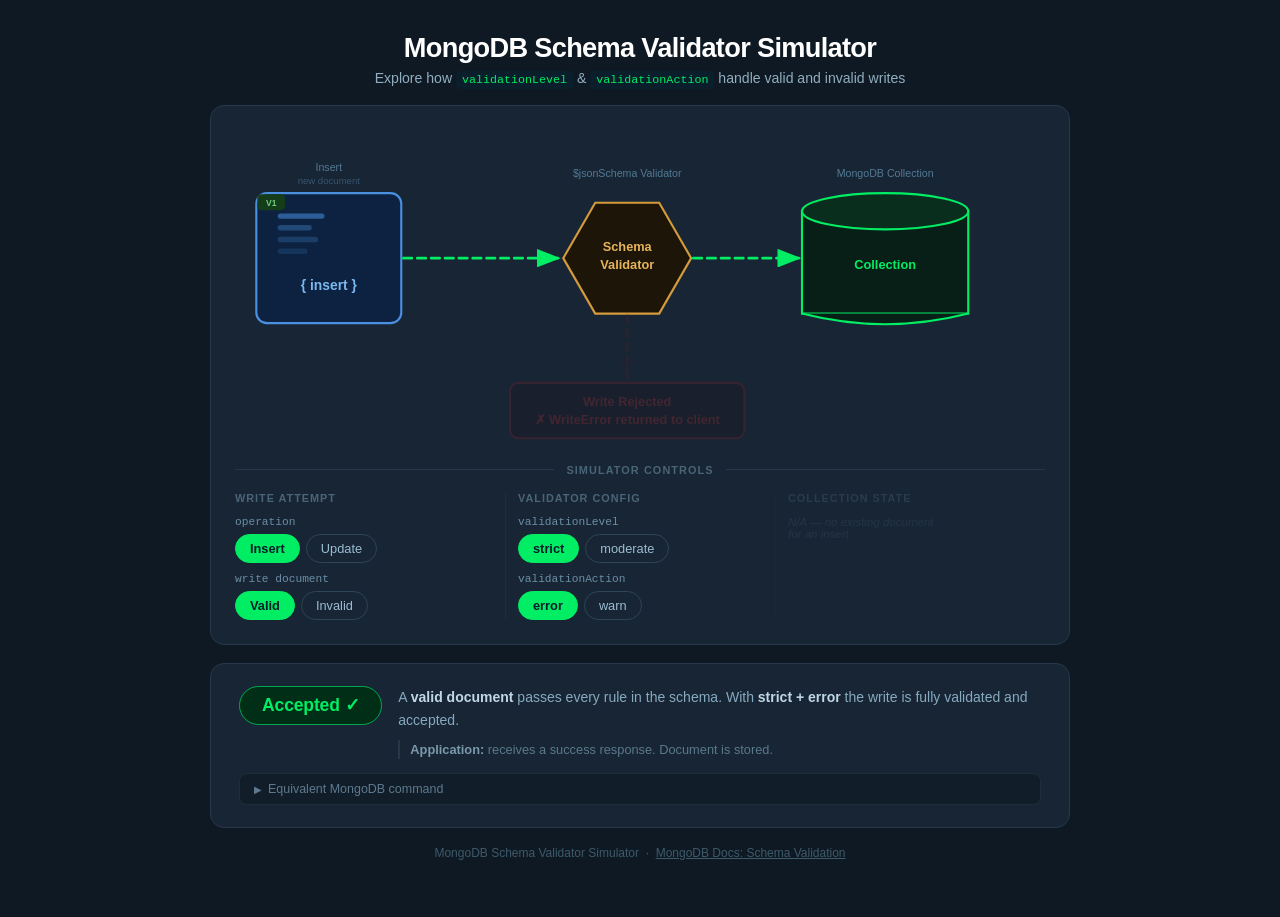
<file: previous_iterations/index.v5.html>
<!DOCTYPE html>
<html lang="en">
<head>
  <meta charset="UTF-8" />
  <meta name="viewport" content="width=device-width, initial-scale=1.0" />
  <title>MongoDB Schema Validator Simulator</title>
  <style>
    *, *::before, *::after { box-sizing: border-box; margin: 0; padding: 0; }

    body {
      font-family: -apple-system, BlinkMacSystemFont, 'Segoe UI', Roboto, sans-serif;
      background: #0F1923;
      color: #D8E8F3;
      min-height: 100vh;
      display: flex;
      flex-direction: column;
      align-items: center;
      padding: 32px 16px 56px;
      gap: 18px;
    }

    /* ── Header ──────────────────────────────────────────── */
    header { text-align: center; }

    h1 {
      font-size: 1.7rem;
      font-weight: 800;
      color: #fff;
      letter-spacing: -0.025em;
    }

    .subtitle {
      margin-top: 6px;
      font-size: 0.88rem;
      color: #90AEBF;
    }

    code {
      font-family: 'SF Mono', 'Fira Code', monospace;
      font-size: 0.83em;
      background: #0A1E2B;
      color: #00ED64;
      padding: 2px 6px;
      border-radius: 4px;
    }

    /* ── Cards ───────────────────────────────────────────── */
    .card {
      background: #182535;
      border: 1px solid #26384A;
      border-radius: 14px;
      width: 100%;
      max-width: 860px;
    }

    /* ── Diagram card ────────────────────────────────────── */
    .diagram-card { padding: 20px 24px 24px; }

    .flow-svg { width: 100%; height: auto; display: block; }

    /* ── Controls separator ──────────────────────────────── */
    .controls-sep {
      display: flex;
      align-items: center;
      gap: 12px;
      margin: 18px 0 16px;
    }
    .controls-sep::before,
    .controls-sep::after {
      content: '';
      flex: 1;
      border-top: 1px solid #263748;
    }
    .controls-sep-label {
      font-size: 0.68rem;
      font-weight: 700;
      color: #4A6577;
      text-transform: uppercase;
      letter-spacing: 0.1em;
      white-space: nowrap;
    }

    /* ── 3-column controls grid ──────────────────────────── */
    .controls-grid {
      display: grid;
      grid-template-columns: 1fr 1fr 1fr;
      gap: 0;
    }

    .ctrl-col {
      padding: 0 12px;
      display: flex;
      flex-direction: column;
      gap: 10px;
    }
    .ctrl-col:first-child { padding-left: 0; }
    .ctrl-col:last-child  { padding-right: 0; }
    .ctrl-col + .ctrl-col { border-left: 1px solid #1E2D3A; }

    .ctrl-col-title {
      font-size: 0.68rem;
      font-weight: 700;
      color: #4A6577;
      text-transform: uppercase;
      letter-spacing: 0.09em;
      margin-bottom: 2px;
    }

    .ctrl-group {
      display: flex;
      flex-direction: column;
      gap: 6px;
    }

    .ctrl-group-label {
      font-size: 0.7rem;
      color: #6A8FA5;
      font-family: 'SF Mono', 'Fira Code', monospace;
    }

    .btn-row { display: flex; gap: 6px; flex-wrap: wrap; }

    .toggle {
      padding: 6px 14px;
      border-radius: 16px;
      border: 1.5px solid #2E4457;
      background: transparent;
      color: #9BBDD2;
      font-size: 0.8rem;
      font-weight: 500;
      cursor: pointer;
      transition: border-color 0.15s, color 0.15s, background 0.15s;
      font-family: inherit;
    }
    .toggle:hover { border-color: #00C957; color: #E0EAF3; }
    .toggle.active {
      background: #00ED64;
      border-color: #00ED64;
      color: #001E2B;
      font-weight: 700;
    }

    /* Right column disabled state (insert mode) */
    .ctrl-col-right.disabled {
      opacity: 0.35;
      pointer-events: none;
    }
    .ctrl-col-right .na-note {
      font-size: 0.72rem;
      color: #3D5266;
      font-style: italic;
      display: none;
    }
    .ctrl-col-right.disabled .na-note { display: block; }
    .ctrl-col-right.disabled .ctrl-group { display: none; }

    /* ── SVG node styles ─────────────────────────────────── */
    .doc-rect  { fill: #0C2240; stroke: #4A8FE0; stroke-width: 2; }
    .doc-line  { fill: #4A8FE0; }
    .doc-label { fill: #7BB8F0; font-size: 13px; font-weight: 700; font-family: inherit; }

    .hex-shape { fill: #1C1508; stroke: #D49A3C; stroke-width: 2; transition: stroke 0.3s, fill 0.3s, stroke-dasharray 0.3s; }
    .hex-label { fill: #E8B45A; font-size: 12px; font-weight: 600; font-family: inherit; }

    .cyl-body  { fill: #071F16; stroke: #00A854; stroke-width: 2; transition: stroke 0.3s; }
    .cyl-cap   { fill: #0A2E1E; stroke: #00A854; stroke-width: 2; transition: stroke 0.3s; }
    .cyl-label { fill: #00ED64; font-size: 12px; font-weight: 600; font-family: inherit; }

    .err-rect  { fill: #200A0A; stroke: #AA2020; stroke-width: 2; transition: opacity 0.3s, stroke 0.3s; }
    .err-label { fill: #E04040; font-size: 12px; font-weight: 600; font-family: inherit; transition: opacity 0.3s; }

    .node-cap  { fill: #527A92; font-size: 10px; font-family: inherit; }

    /* Arrows base */
    .arrow { fill: none; stroke-width: 2.5; stroke-linecap: round; }
    .arr-ok  { stroke: #2D74DA; opacity: 0.2; stroke-dasharray: 8 5; }
    .arr-err { stroke: #8B1A1A; opacity: 0.15; stroke-dasharray: 8 5; }
    .hd-ok   { fill: #2D74DA; opacity: 0.2; }
    .hd-err  { fill: #8B1A1A; opacity: 0.15; }

    /* Warn badge & bypass indicator */
    .warn-badge      { opacity: 0; transition: opacity 0.25s; }
    .bypass-indicator { opacity: 0; transition: opacity 0.25s; }

    /* Error nodes dimmed by default */
    .err-rect  { opacity: 0.2; }
    .err-label { opacity: 0.2; }

    /* ── State: ACCEPTED ──────────────────────────────────── */
    .s-accepted .arr-ok  { stroke: #00ED64; opacity: 1; animation: flowDash 0.75s linear infinite; }
    .s-accepted .hd-ok   { fill: #00ED64; opacity: 1; }
    .s-accepted .cyl-body { stroke: #00ED64; }
    .s-accepted .cyl-cap  { stroke: #00ED64; }

    /* ── State: BYPASSED (teal) ───────────────────────────── */
    .s-bypassed .arr-ok  { stroke: #00C4B4; opacity: 1; animation: flowDash 0.6s linear infinite; }
    .s-bypassed .hd-ok   { fill: #00C4B4; opacity: 1; }
    .s-bypassed .hex-shape {
      stroke: #00C4B4;
      stroke-dasharray: 7 4;
      fill: #091A14;
    }
    .s-bypassed .hex-label { fill: #00C4B4; }
    .s-bypassed .bypass-indicator { opacity: 1; }
    .s-bypassed .cyl-body { stroke: #00C4B4; }
    .s-bypassed .cyl-cap  { stroke: #00C4B4; }

    /* ── State: WARNED ────────────────────────────────────── */
    .s-warned .arr-ok   { stroke: #F5A623; opacity: 1; animation: flowDash 0.75s linear infinite; }
    .s-warned .hd-ok    { fill: #F5A623; opacity: 1; }
    .s-warned .warn-badge { opacity: 1; }
    .s-warned .cyl-body { stroke: #F5A623; }
    .s-warned .cyl-cap  { stroke: #F5A623; }

    /* ── State: REJECTED ──────────────────────────────────── */
    .s-rejected .arr-ok  { stroke: #CC3333; opacity: 0.3; }
    .s-rejected .hd-ok   { fill: #CC3333; opacity: 0.3; }
    .s-rejected .arr-err { stroke: #E74C3C; opacity: 1; animation: flowDash 0.75s linear infinite; }
    .s-rejected .hd-err  { fill: #E74C3C; opacity: 1; }
    .s-rejected .hex-shape { stroke: #E74C3C; }
    .s-rejected .err-rect  { opacity: 1; stroke: #E74C3C; }
    .s-rejected .err-label { opacity: 1; fill: #E74C3C; }

    @keyframes flowDash { to { stroke-dashoffset: -26; } }

    /* ── Existing doc in collection ───────────────────────── */
    .existing-doc  { opacity: 0; transition: opacity 0.3s; }
    .wt-update .existing-doc { opacity: 1; }

    .exist-card { stroke-width: 1.5; transition: stroke 0.25s, fill 0.25s; }
    .ev-valid   .exist-card { fill: #0C2240; stroke: #4A8FE0; }
    .ev-invalid .exist-card { fill: #261508; stroke: #D49A3C; }

    .exist-line { transition: fill 0.25s; }
    .ev-valid   .exist-line { fill: #4A8FE0; }
    .ev-invalid .exist-line { fill: #D49A3C; }

    .exist-badge { transition: fill 0.25s; }
    .ev-valid   .exist-badge { fill: #1A3D6E; }
    .ev-invalid .exist-badge { fill: #42200A; }

    .exist-badge-text { font-size: 8px; font-weight: 800; font-family: inherit; transition: fill 0.25s; }
    .ev-valid   .exist-badge-text { fill: #90C5F0; }
    .ev-invalid .exist-badge-text { fill: #E8B45A; }

    .exist-status { font-size: 9px; font-weight: 600; font-family: inherit; }
    .exist-status-valid   { fill: #7BB8F0; opacity: 0; transition: opacity 0.25s; }
    .exist-status-invalid { fill: #D49A3C; opacity: 0; transition: opacity 0.25s; }
    .ev-valid   .exist-status-valid   { opacity: 1; }
    .ev-invalid .exist-status-invalid { opacity: 1; }

    /* Result pills on existing doc */
    .exist-result-ok,
    .exist-result-bypassed,
    .exist-result-warn,
    .exist-result-no { opacity: 0; transition: opacity 0.3s; }

    .wt-update.s-accepted  .exist-result-ok       { opacity: 1; }
    .wt-update.s-bypassed  .exist-result-bypassed  { opacity: 1; }
    .wt-update.s-warned    .exist-result-warn      { opacity: 1; }
    .wt-update.s-rejected  .exist-result-no        { opacity: 1; }

    /* ── Status card ──────────────────────────────────────── */
    .status-card { padding: 22px 28px; }

    .status-top {
      display: flex;
      align-items: flex-start;
      gap: 16px;
      flex-wrap: wrap;
    }

    .status-badge {
      display: inline-block;
      font-size: 1.1rem;
      font-weight: 800;
      padding: 8px 22px;
      border-radius: 26px;
      letter-spacing: -0.01em;
      transition: background 0.25s, color 0.25s, border-color 0.25s;
      white-space: nowrap;
      flex-shrink: 0;
    }
    .status-badge.accepted { background: #002E17; color: #00ED64; border: 1.5px solid #00A854; }
    .status-badge.bypassed { background: #00231F; color: #00C4B4; border: 1.5px solid #009D8E; }
    .status-badge.warned   { background: #2A1A00; color: #F5A623; border: 1.5px solid #C9842A; }
    .status-badge.rejected { background: #250808; color: #E74C3C; border: 1.5px solid #C0392B; }

    .status-texts { flex: 1; min-width: 0; }

    .status-expl {
      font-size: 0.875rem;
      color: #86AABF;
      line-height: 1.65;
    }
    .status-expl strong { color: #C0D8E6; }
    .status-expl em     { color: #A8C8D8; font-style: normal; font-weight: 600; }

    .status-consequence {
      margin-top: 8px;
      font-size: 0.8rem;
      color: #5A7A8A;
      line-height: 1.5;
      padding-left: 10px;
      border-left: 2px solid #263748;
    }
    .status-consequence strong { color: #7A9AAA; }

    /* Insight badge (⚡ powerful behavior) */
    .insight-badge {
      display: none;
      margin-top: 10px;
      padding: 8px 12px;
      background: #001F1C;
      border: 1px solid #00736A;
      border-left: 3px solid #00C4B4;
      border-radius: 6px;
      font-size: 0.8rem;
      color: #5AC4BC;
      line-height: 1.5;
    }
    .insight-badge strong { color: #90D8D2; }
    .insight-badge.visible { display: block; }
    .insight-badge::before { content: '⚡ '; }

    /* MongoDB command snippet */
    .mongo-cmd {
      margin-top: 14px;
      border: 1px solid #1E2D3A;
      border-radius: 8px;
      overflow: hidden;
    }
    .mongo-cmd summary {
      padding: 8px 14px;
      font-size: 0.78rem;
      color: #5D7A8E;
      cursor: pointer;
      background: #111D28;
      user-select: none;
      list-style: none;
      display: flex;
      align-items: center;
      gap: 6px;
    }
    .mongo-cmd summary::before { content: '▶'; font-size: 0.6rem; transition: transform 0.2s; }
    .mongo-cmd[open] summary::before { transform: rotate(90deg); }
    .mongo-cmd summary:hover { color: #90AEBF; }
    .mongo-cmd pre {
      margin: 0;
      padding: 14px 16px;
      background: #0A1520;
      font-family: 'SF Mono', 'Fira Code', monospace;
      font-size: 0.78rem;
      color: #7EC8FF;
      line-height: 1.7;
      overflow-x: auto;
    }
    .cmd-key    { color: #9BCFFF; }
    .cmd-str    { color: #00ED64; }
    .cmd-comment { color: #3D5A6A; }

    /* ── Footer ──────────────────────────────────────────── */
    footer { font-size: 0.75rem; color: #3D5A6A; text-align: center; }
    footer a { color: #3D5A6A; text-decoration: underline; }

    /* ── Responsive ──────────────────────────────────────── */
    @media (max-width: 600px) {
      h1 { font-size: 1.3rem; }
      .diagram-card { padding: 16px; }
      .controls-grid { grid-template-columns: 1fr; gap: 14px; }
      .ctrl-col + .ctrl-col { border-left: none; border-top: 1px solid #1E2D3A; padding-left: 0; padding-top: 14px; }
      .status-top { flex-direction: column; }
    }
  </style>
</head>
<body>

<header>
  <h1>MongoDB Schema Validator Simulator</h1>
  <p class="subtitle">
    Explore how <code>validationLevel</code> &amp; <code>validationAction</code>
    handle valid and invalid writes
  </p>
</header>

<!-- ── Diagram + Controls Card ──────────────────────────────────── -->
<div class="card diagram-card">

  <!--
    SVG layout (viewBox 760 × 300):
      Write-attempt doc : center x=88
      Validator hexagon : center x=368, r=60
      Collection cyl    : center x=610
      Error box         : center x=368, y≈270

    Hex vertices (flat-side, 0°=right):
      (428,128)(398,180)(338,180)(308,128)(338,76)(398,76)
  -->
  <svg id="flow-svg" class="flow-svg" viewBox="0 0 760 300" xmlns="http://www.w3.org/2000/svg">
    <defs>
      <marker id="mok"  markerWidth="9" markerHeight="7" refX="8" refY="3.5" orient="auto">
        <polygon class="hd-ok"  points="0 0,9 3.5,0 7"/>
      </marker>
      <marker id="merr" markerWidth="9" markerHeight="7" refX="8" refY="3.5" orient="auto">
        <polygon class="hd-err" points="0 0,9 3.5,0 7"/>
      </marker>
    </defs>

    <!-- ── Node captions ── -->
    <text id="cap-write-type" class="node-cap" x="88"  y="42" text-anchor="middle">Insert</text>
    <text id="cap-write-sub"  class="node-cap" x="88"  y="54" text-anchor="middle"
          style="font-size:9px;fill:#365470;">new document</text>
    <text class="node-cap" x="368" y="48" text-anchor="middle">$jsonSchema Validator</text>
    <text class="node-cap" x="610" y="48" text-anchor="middle">MongoDB Collection</text>

    <!-- ── Write-attempt document node ── -->
    <rect class="doc-rect" x="20" y="63" width="136" height="122" rx="10"/>
    <rect class="doc-line" x="40" y="82"  width="44" height="5" rx="2.5" opacity="0.55"/>
    <rect class="doc-line" x="40" y="93"  width="32" height="5" rx="2.5" opacity="0.35"/>
    <rect class="doc-line" x="40" y="104" width="38" height="5" rx="2.5" opacity="0.25"/>
    <rect class="doc-line" x="40" y="115" width="28" height="5" rx="2.5" opacity="0.18"/>
    <!-- Version badge (V1 for insert, V2 for update) — toggled by JS -->
    <rect id="doc-version-badge" fill="#1A3D6E" x="21" y="64" width="26" height="15" rx="4"/>
    <text id="doc-version-text" fill="#90C5F0" font-size="8" font-weight="800" font-family="inherit"
          x="34" y="75" text-anchor="middle">V1</text>
    <!-- Op label -->
    <text id="doc-op-label" class="doc-label" x="88" y="154" text-anchor="middle">{ insert }</text>

    <!-- ── Arrow 1: Doc → Validator ── -->
    <path class="arrow arr-ok" d="M 158 124 L 303 124" marker-end="url(#mok)"/>

    <!-- ── Validator hexagon ── -->
    <polygon class="hex-shape" points="428,124 398,176 338,176 308,124 338,72 398,72"/>
    <text class="hex-label" x="368" y="117" text-anchor="middle">Schema</text>
    <text class="hex-label" x="368" y="134" text-anchor="middle">Validator</text>
    <!-- Bypass indicator (teal, shown only in bypassed state) -->
    <text class="bypass-indicator" fill="#00C4B4" font-size="10" font-weight="700"
          font-family="inherit" x="368" y="153" text-anchor="middle">⤳ bypassed</text>

    <!-- ── Arrow 2: Validator → Collection ── -->
    <path class="arrow arr-ok" d="M 430 124 L 529 124" marker-end="url(#mok)"/>

    <!-- ── Collection cylinder ──
         Body rect  : x=532, y=80, w=156, h=96  → right=688, bottom=176
         Top ellipse: cx=610, cy=80, rx=78, ry=17 → top≈y=63 (15px below caption at y=48)
    -->
    <rect class="cyl-body" x="532" y="80" width="156" height="96"/>
    <ellipse class="cyl-cap" cx="610" cy="80" rx="78" ry="17"/>
    <path class="cyl-body" d="M 532 176 Q 610 196 688 176" fill="none" stroke-width="2"/>
    <text class="cyl-label" x="610" y="134" text-anchor="middle">Collection</text>

    <!-- Warn badge — sits inside the top-right of the cylinder cap -->
    <g class="warn-badge">
      <circle fill="#F5A623" cx="681" cy="74" r="16"/>
      <text fill="#1A0E00" font-size="13" font-weight="900" font-family="inherit"
            x="681" y="80" text-anchor="middle">⚠</text>
      <text fill="#F5A623" font-size="8" font-family="inherit"
            x="681" y="97" text-anchor="middle">Warning</text>
    </g>

    <!-- ── Existing doc in collection (update mode only) ──
         Positioned overlapping the cylinder's left edge (x=532):
         card x=497–555, so 35px hangs outside, 23px inside.
    -->
    <g class="existing-doc">
      <rect fill="#000" opacity="0.35" x="501" y="99" width="58" height="72" rx="8"/>
      <rect class="exist-card"  x="497" y="95"  width="58" height="72" rx="7"/>
      <rect class="exist-line"  x="506" y="107" width="32" height="3.5" rx="1.75" opacity="0.7"/>
      <rect class="exist-line"  x="506" y="115" width="24" height="3.5" rx="1.75" opacity="0.5"/>
      <rect class="exist-line"  x="506" y="123" width="28" height="3.5" rx="1.75" opacity="0.35"/>
      <rect class="exist-line"  x="506" y="131" width="18" height="3.5" rx="1.75" opacity="0.2"/>
      <rect class="exist-badge" x="498" y="96"  width="24" height="14" rx="4"/>
      <text class="exist-badge-text" x="510" y="106" text-anchor="middle">V1</text>
      <text class="exist-status exist-status-valid"   x="526" y="153" text-anchor="middle">✓ valid</text>
      <text class="exist-status exist-status-invalid" x="526" y="153" text-anchor="middle">⚠ invalid</text>
      <!-- Result pills (sit just below the cylinder bottom at y=176) -->
      <g class="exist-result-ok">
        <rect fill="#002E17" x="481" y="178" width="92" height="16" rx="8"/>
        <text fill="#00ED64" font-size="9" font-weight="700" font-family="inherit"
              x="527" y="190" text-anchor="middle">✓ updated → V2</text>
      </g>
      <g class="exist-result-bypassed">
        <rect fill="#001F1C" x="477" y="178" width="100" height="16" rx="8"/>
        <text fill="#00C4B4" font-size="9" font-weight="700" font-family="inherit"
              x="527" y="190" text-anchor="middle">⤳ updated (bypassed)</text>
      </g>
      <g class="exist-result-warn">
        <rect fill="#2E1C00" x="475" y="178" width="104" height="16" rx="8"/>
        <text fill="#F5A623" font-size="9" font-weight="700" font-family="inherit"
              x="527" y="190" text-anchor="middle">⚠ updated + warned</text>
      </g>
      <g class="exist-result-no">
        <rect fill="#280808" x="481" y="178" width="92" height="16" rx="8"/>
        <text fill="#E74C3C" font-size="9" font-weight="700" font-family="inherit"
              x="527" y="190" text-anchor="middle">✗ write blocked</text>
      </g>
    </g>

    <!-- ── Arrow 3: Validator → Error ── -->
    <path class="arrow arr-err" d="M 368 177 L 368 238" marker-end="url(#merr)"/>

    <!-- ── Error box ── -->
    <rect class="err-rect" x="258" y="241" width="220" height="52" rx="8"/>
    <text class="err-label" x="368" y="263" text-anchor="middle"
          font-size="13" font-family="inherit" font-weight="700">Write Rejected</text>
    <text class="err-label" x="368" y="280" text-anchor="middle"
          font-size="11" font-family="inherit">✗ WriteError returned to client</text>

  </svg>

  <!-- ── Controls separator ── -->
  <div class="controls-sep">
    <span class="controls-sep-label">Simulator Controls</span>
  </div>

  <!-- ── 3-column controls ── -->
  <div class="controls-grid">

    <!-- Left: Write operation (under doc) -->
    <div class="ctrl-col ctrl-col-left">
      <div class="ctrl-col-title">Write Attempt</div>

      <div class="ctrl-group">
        <span class="ctrl-group-label">operation</span>
        <div class="btn-row">
          <button class="toggle active" data-group="op" data-value="insert"
                  title="A new document being inserted for the first time">Insert</button>
          <button class="toggle" data-group="op" data-value="update"
                  title="Modifying a document that already exists in the collection">Update</button>
        </div>
      </div>

      <div class="ctrl-group">
        <span class="ctrl-group-label">write document</span>
        <div class="btn-row">
          <button class="toggle active" data-group="writeValidity" data-value="valid"
                  title="The document being written satisfies all rules in the current schema">Valid</button>
          <button class="toggle" data-group="writeValidity" data-value="invalid"
                  title="The document being written violates one or more rules in the current schema">Invalid</button>
        </div>
      </div>
    </div>

    <!-- Middle: Validator config (under hex) -->
    <div class="ctrl-col ctrl-col-mid">
      <div class="ctrl-col-title">Validator Config</div>

      <div class="ctrl-group">
        <span class="ctrl-group-label">validationLevel</span>
        <div class="btn-row">
          <button class="toggle active" data-group="level" data-value="strict"
                  title="strict: ALL writes are validated — inserts and updates to any document">strict</button>
          <button class="toggle" data-group="level" data-value="moderate"
                  title="moderate: Inserts + updates to currently-valid docs are validated. Updates to already-invalid docs bypass validation.">moderate</button>
        </div>
      </div>

      <div class="ctrl-group">
        <span class="ctrl-group-label">validationAction</span>
        <div class="btn-row">
          <button class="toggle active" data-group="action" data-value="error"
                  title="error: Reject the write and return a WriteError to the application">error</button>
          <button class="toggle" data-group="action" data-value="warn"
                  title="warn: Allow the write, store the document, and log a warning in the MongoDB log">warn</button>
        </div>
      </div>
    </div>

    <!-- Right: Collection state (under cylinder) -->
    <div class="ctrl-col ctrl-col-right" id="ctrl-col-right">
      <div class="ctrl-col-title">Collection State</div>
      <p class="na-note">N/A — no existing document<br>for an insert</p>

      <div class="ctrl-group">
        <span class="ctrl-group-label">existing document</span>
        <div class="btn-row">
          <button class="toggle active" data-group="existingValidity" data-value="valid"
                  title="The document already stored in the collection conforms to the current schema">Valid</button>
          <button class="toggle" data-group="existingValidity" data-value="invalid"
                  title="The document already stored in the collection violates the current schema (e.g. written before validation was enabled)">Invalid</button>
        </div>
      </div>
    </div>

  </div><!-- /controls-grid -->
</div><!-- /diagram-card -->

<!-- ── Status Card ───────────────────────────────────────────────── -->
<div class="card status-card">
  <div class="status-top">
    <div id="status-badge" class="status-badge accepted">Accepted ✓</div>
    <div class="status-texts">
      <div id="status-expl" class="status-expl">
        A valid document always passes validation regardless of
        <strong>validationLevel</strong> or <strong>validationAction</strong>.
      </div>
      <div id="status-consequence" class="status-consequence">
        <strong>Application:</strong> receives a success response. Document is stored.
      </div>
    </div>
  </div>

  <div id="insight-badge" class="insight-badge"></div>

  <details class="mongo-cmd" id="mongo-cmd">
    <summary>Equivalent MongoDB command</summary>
    <pre id="cmd-snippet"></pre>
  </details>
</div>

<footer>
  MongoDB Schema Validator Simulator &nbsp;·&nbsp;
  <a href="https://www.mongodb.com/docs/manual/core/schema-validation/" target="_blank" rel="noopener">
    MongoDB Docs: Schema Validation
  </a>
</footer>

<script>
  // ── State ──────────────────────────────────────────────────────────────────
  const state = {
    op:               'insert',  // 'insert' | 'update'
    writeValidity:    'valid',   // 'valid' | 'invalid'
    existingValidity: 'valid',   // 'valid' | 'invalid' (only for update)
    level:            'strict',  // 'strict' | 'moderate'
    action:           'error',   // 'error'  | 'warn'
  };

  // ── Outcome definitions ────────────────────────────────────────────────────
  // r:           'accepted' | 'bypassed' | 'warned' | 'rejected'
  // msg:         main explanation
  // consequence: application-layer impact
  // insight:     '' or a ⚡ powerful-behavior callout (no risk framing)
  //
  // Key: `${op}|${writeValidity}|${existingValidity}|${level}|${action}`
  // For insert, existingValidity is ignored — we normalise it to 'any' in the key.

  const outcomes = {

    // ── INSERT — valid write ────────────────────────────────────────────────
    'insert|valid|strict|error': {
      r: 'accepted',
      msg: 'A <strong>valid document</strong> passes every rule in the schema. With <strong>strict + error</strong> the write is fully validated and accepted.',
      consequence: '<strong>Application:</strong> receives a success response. Document is stored.',
      insight: '',
    },
    'insert|valid|strict|warn': {
      r: 'accepted',
      msg: 'A <strong>valid document</strong> passes the schema. <strong>warn</strong> mode only triggers a log entry when a violation occurs — nothing to log here.',
      consequence: '<strong>Application:</strong> receives a success response. Document is stored.',
      insight: '',
    },
    'insert|valid|moderate|error': {
      r: 'accepted',
      msg: 'A <strong>valid document</strong> passes the schema. Inserts are always fully validated under <strong>moderate</strong>, and this one passes cleanly.',
      consequence: '<strong>Application:</strong> receives a success response. Document is stored.',
      insight: '',
    },
    'insert|valid|moderate|warn': {
      r: 'accepted',
      msg: 'A <strong>valid document</strong> passes the schema. Validator configuration has no effect on a write that satisfies all rules.',
      consequence: '<strong>Application:</strong> receives a success response. Document is stored.',
      insight: '',
    },

    // ── INSERT — invalid write ──────────────────────────────────────────────
    'insert|invalid|strict|error': {
      r: 'rejected',
      msg: '<strong>strict + error</strong>: Every insert is validated. The document violates the schema — the write is <strong>rejected</strong> and a <code>WriteError</code> is returned.',
      consequence: '<strong>Application:</strong> receives a WriteError and must handle it (retry with a valid document, surface the error, etc.).',
      insight: '',
    },
    'insert|invalid|strict|warn': {
      r: 'warned',
      msg: '<strong>strict + warn</strong>: The insert is validated and fails the schema. Instead of rejecting, MongoDB <strong>stores the document</strong> and writes a warning to the server log. The application receives a success response.',
      consequence: '<strong>Application:</strong> receives a success response — it has no way to know a violation occurred without inspecting the MongoDB log.',
      insight: 'The write IS stored. warn mode never blocks writes — it only logs. Use this when you need visibility into violations without impacting write availability.',
    },
    'insert|invalid|moderate|error': {
      r: 'rejected',
      msg: '<strong>moderate + error</strong>: Inserts are <em>always</em> fully validated under <strong>moderate</strong> — just like strict. The document violates the schema and is <strong>rejected</strong>.',
      consequence: '<strong>Application:</strong> receives a WriteError and must handle it.',
      insight: 'moderate does not bypass validation for inserts. The bypass capability of moderate applies exclusively to <em>updates of already-invalid documents</em>.',
    },
    'insert|invalid|moderate|warn': {
      r: 'warned',
      msg: '<strong>moderate + warn</strong>: Inserts are <em>always</em> fully validated under <strong>moderate</strong>. The document violates the schema, but <strong>warn</strong> action stores it and logs a warning instead of rejecting.',
      consequence: '<strong>Application:</strong> receives a success response — violation is only visible in the MongoDB server log.',
      insight: 'moderate does not bypass validation for inserts. Only updates to already-invalid documents are bypassed. The combination of moderate + warn is useful for observing violations during a migration without blocking any writes.',
    },

    // ── UPDATE — valid write + valid existing ───────────────────────────────
    'update|valid|valid|strict|error': {
      r: 'accepted',
      msg: 'A <strong>valid update</strong> to a <strong>valid existing document</strong> — the cleanest path. <strong>strict</strong> validates the write and it passes.',
      consequence: '<strong>Application:</strong> receives a success response. Document is updated.',
      insight: '',
    },
    'update|valid|valid|strict|warn': {
      r: 'accepted',
      msg: 'A <strong>valid update</strong> to a <strong>valid existing document</strong>. <strong>warn</strong> mode only fires when there is a violation — nothing to log here.',
      consequence: '<strong>Application:</strong> receives a success response. Document is updated.',
      insight: '',
    },
    'update|valid|valid|moderate|error': {
      r: 'accepted',
      msg: 'A <strong>valid update</strong> to a <strong>valid existing document</strong>. Under <strong>moderate</strong>, the existing doc is valid, so validation is applied — and the update passes it.',
      consequence: '<strong>Application:</strong> receives a success response. Document is updated.',
      insight: '',
    },
    'update|valid|valid|moderate|warn': {
      r: 'accepted',
      msg: 'A <strong>valid update</strong> to a <strong>valid existing document</strong>. Under <strong>moderate</strong>, the existing doc is valid so validation runs — the update passes cleanly.',
      consequence: '<strong>Application:</strong> receives a success response. Document is updated.',
      insight: '',
    },

    // ── UPDATE — invalid write + valid existing ─────────────────────────────
    'update|invalid|valid|strict|error': {
      r: 'rejected',
      msg: '<strong>strict + error</strong>: The existing document was valid, so validation is applied to this update. The write violates the schema — <strong>rejected</strong>.',
      consequence: '<strong>Application:</strong> receives a WriteError. The existing document is unchanged.',
      insight: '',
    },
    'update|invalid|valid|strict|warn': {
      r: 'warned',
      msg: '<strong>strict + warn</strong>: The update is validated (existing doc was valid) and fails the schema. <strong>warn</strong> action stores the update and logs the violation — the document is now technically invalid.',
      consequence: '<strong>Application:</strong> receives a success response. The document is updated but now violates the schema. Violation is visible in the MongoDB server log.',
      insight: 'After this write, the collection contains a document that fails validation. If you later switch to strict + error, updates to that document will be blocked until it is remediated.',
    },
    'update|invalid|valid|moderate|error': {
      r: 'rejected',
      msg: '<strong>moderate + error</strong>: The existing document was valid, so <strong>moderate</strong> applies full validation to this update. The write violates the schema — <strong>rejected</strong>.',
      consequence: '<strong>Application:</strong> receives a WriteError. The existing document is unchanged.',
      insight: '',
    },
    'update|invalid|valid|moderate|warn': {
      r: 'warned',
      msg: '<strong>moderate + warn</strong>: The existing document was valid, so validation is applied. The write violates the schema — <strong>warn</strong> action stores it and logs a warning.',
      consequence: '<strong>Application:</strong> receives a success response. The document is updated but now violates the schema.',
      insight: '',
    },

    // ── UPDATE — valid write + invalid existing ─────────────────────────────
    'update|valid|invalid|strict|error': {
      r: 'accepted',
      msg: '<strong>strict + error</strong>: Under <strong>strict</strong>, all updates are validated regardless of the existing document\'s state. The write is valid — it passes and the document is improved.',
      consequence: '<strong>Application:</strong> receives a success response. The document is updated and now conforms to the schema.',
      insight: '',
    },
    'update|valid|invalid|strict|warn': {
      r: 'accepted',
      msg: '<strong>strict + warn</strong>: All updates are validated under <strong>strict</strong>. The write is valid — no violation to warn about.',
      consequence: '<strong>Application:</strong> receives a success response. The document is updated and now conforms to the schema.',
      insight: '',
    },
    'update|valid|invalid|moderate|error': {
      r: 'accepted',
      msg: '<strong>moderate</strong>: The existing document was already invalid, so validation is skipped for this update. The write goes through — and since it is also valid, the outcome is the same as under strict: <strong>accepted</strong>.',
      consequence: '<strong>Application:</strong> receives a success response. Document is updated.',
      insight: '',
    },
    'update|valid|invalid|moderate|warn': {
      r: 'accepted',
      msg: '<strong>moderate</strong>: The existing document was already invalid, so validation is skipped. The write is valid regardless, so both strict and moderate accept it — no warning is logged because no violation occurred.',
      consequence: '<strong>Application:</strong> receives a success response. Document is updated.',
      insight: '',
    },

    // ── UPDATE — invalid write + invalid existing ───────────────────────────
    'update|invalid|invalid|strict|error': {
      r: 'rejected',
      msg: '<strong>strict + error</strong>: Under <strong>strict</strong>, ALL updates are validated regardless of the existing document\'s state. The write violates the schema — <strong>rejected</strong>.',
      consequence: '<strong>Application:</strong> receives a WriteError. The existing document is unchanged.',
      insight: '',
    },
    'update|invalid|invalid|strict|warn': {
      r: 'warned',
      msg: '<strong>strict + warn</strong>: All updates are validated under <strong>strict</strong>. The write violates the schema — <strong>warn</strong> action stores it and logs the violation.',
      consequence: '<strong>Application:</strong> receives a success response. Document is updated, still invalid. Violation is visible in the MongoDB server log.',
      insight: '',
    },
    'update|invalid|invalid|moderate|error': {
      r: 'bypassed',
      msg: '<strong>moderate</strong>: The existing document was already invalid, so validation is <em>intentionally bypassed</em>. The write goes through — even though both the existing document and the incoming write violate the schema.',
      consequence: '<strong>Application:</strong> receives a success response. Document is updated and remains schema-invalid.',
      insight: 'This is moderate\'s most powerful behaviour: it gives you <strong>unconditional write availability</strong> for documents with pre-existing schema violations. During a schema migration this means your application never gets blocked by legacy invalid data — you can remediate on your own schedule.',
    },
    'update|invalid|invalid|moderate|warn': {
      r: 'bypassed',
      msg: '<strong>moderate</strong>: The existing document was already invalid, so validation is <em>intentionally bypassed</em>. No check runs, so no warning is generated either.',
      consequence: '<strong>Application:</strong> receives a success response. Document is updated and remains schema-invalid. No log entry is written.',
      insight: 'With moderate + warn, bypass takes precedence over warn — the write is never checked, so warn has nothing to act on. This is the most permissive combination: full write availability for pre-existing invalid data, with zero log noise.',
    },

  };

  // ── DOM refs ───────────────────────────────────────────────────────────────
  const svg              = document.getElementById('flow-svg');
  const statusBadge      = document.getElementById('status-badge');
  const statusExpl       = document.getElementById('status-expl');
  const statusConsequence= document.getElementById('status-consequence');
  const insightEl        = document.getElementById('insight-badge');
  const capWriteType     = document.getElementById('cap-write-type');
  const capWriteSub      = document.getElementById('cap-write-sub');
  const docOpLabel       = document.getElementById('doc-op-label');
  const docVersionBadge  = document.getElementById('doc-version-badge');
  const docVersionText   = document.getElementById('doc-version-text');
  const ctrlColRight     = document.getElementById('ctrl-col-right');
  const cmdSnippet       = document.getElementById('cmd-snippet');

  // ── Render ─────────────────────────────────────────────────────────────────
  function render() {
    const { op, writeValidity, existingValidity, level, action } = state;

    // Build lookup key — existingValidity only relevant for update
    const key = op === 'insert'
      ? `insert|${writeValidity}|${level}|${action}`
      : `update|${writeValidity}|${existingValidity}|${level}|${action}`;

    const o = outcomes[key];
    if (!o) return;

    // SVG classes: state + write-type + existing-validity
    svg.className.baseVal =
      `flow-svg s-${o.r} wt-${op} ev-${existingValidity}`;

    // Status badge
    const labels = {
      accepted: 'Accepted ✓',
      bypassed: 'Accepted — Bypassed ⤳',
      warned:   'Accepted with Warning ⚠',
      rejected: 'Rejected ✗',
    };
    statusBadge.textContent = labels[o.r];
    statusBadge.className   = `status-badge ${o.r}`;

    // Explanation + consequence
    statusExpl.innerHTML        = o.msg;
    statusConsequence.innerHTML = o.consequence;

    // Insight badge
    if (o.insight) {
      insightEl.innerHTML = o.insight;
      insightEl.classList.add('visible');
    } else {
      insightEl.innerHTML = '';
      insightEl.classList.remove('visible');
    }

    // MongoDB command snippet
    cmdSnippet.innerHTML = buildCmd(level, action);

    // Write-attempt doc label, caption and version badge
    const isUpdate = op === 'update';
    capWriteType.textContent = isUpdate ? 'Update'            : 'Insert';
    capWriteSub.textContent  = isUpdate ? 'modified document' : 'new document';
    docOpLabel.textContent   = isUpdate ? '{ update }'        : '{ insert }';
    // Insert = V1 (first write under current schema); Update = V2 (revised document)
    docVersionText.textContent             = isUpdate ? 'V2' : 'V1';
    docVersionBadge.setAttribute('fill',     isUpdate ? '#1A3D6E' : '#163D1A');
    docVersionText.setAttribute('fill',      isUpdate ? '#90C5F0' : '#6ECC80');

    // Right column: disabled for insert
    ctrlColRight.classList.toggle('disabled', !isUpdate);
  }

  // ── MongoDB command builder ────────────────────────────────────────────────
  function buildCmd(level, action) {
    return [
      `<span class="cmd-comment">// Apply validator settings to an existing collection</span>`,
      `db.runCommand({`,
      `  collMod:          <span class="cmd-str">"myCollection"</span>,`,
      `  validator:        { <span class="cmd-str">$jsonSchema</span>: { <span class="cmd-comment">/* your schema */</span> } },`,
      `  <span class="cmd-key">validationLevel</span>:  <span class="cmd-str">"${level}"</span>,`,
      `  <span class="cmd-key">validationAction</span>: <span class="cmd-str">"${action}"</span>,`,
      `})`,
      ``,
      `<span class="cmd-comment">// Or set it at collection creation time</span>`,
      `db.createCollection(<span class="cmd-str">"myCollection"</span>, {`,
      `  validator:        { <span class="cmd-str">$jsonSchema</span>: { <span class="cmd-comment">/* your schema */</span> } },`,
      `  <span class="cmd-key">validationLevel</span>:  <span class="cmd-str">"${level}"</span>,`,
      `  <span class="cmd-key">validationAction</span>: <span class="cmd-str">"${action}"</span>,`,
      `})`,
    ].join('\n');
  }

  // ── Toggle handlers ────────────────────────────────────────────────────────
  document.querySelectorAll('.toggle').forEach(btn => {
    btn.addEventListener('click', () => {
      const { group, value } = btn.dataset;
      document.querySelectorAll(`.toggle[data-group="${group}"]`)
        .forEach(b => b.classList.remove('active'));
      btn.classList.add('active');
      state[group] = value;
      render();
    });
  });

  render();
</script>
</body>
</html>
</file>
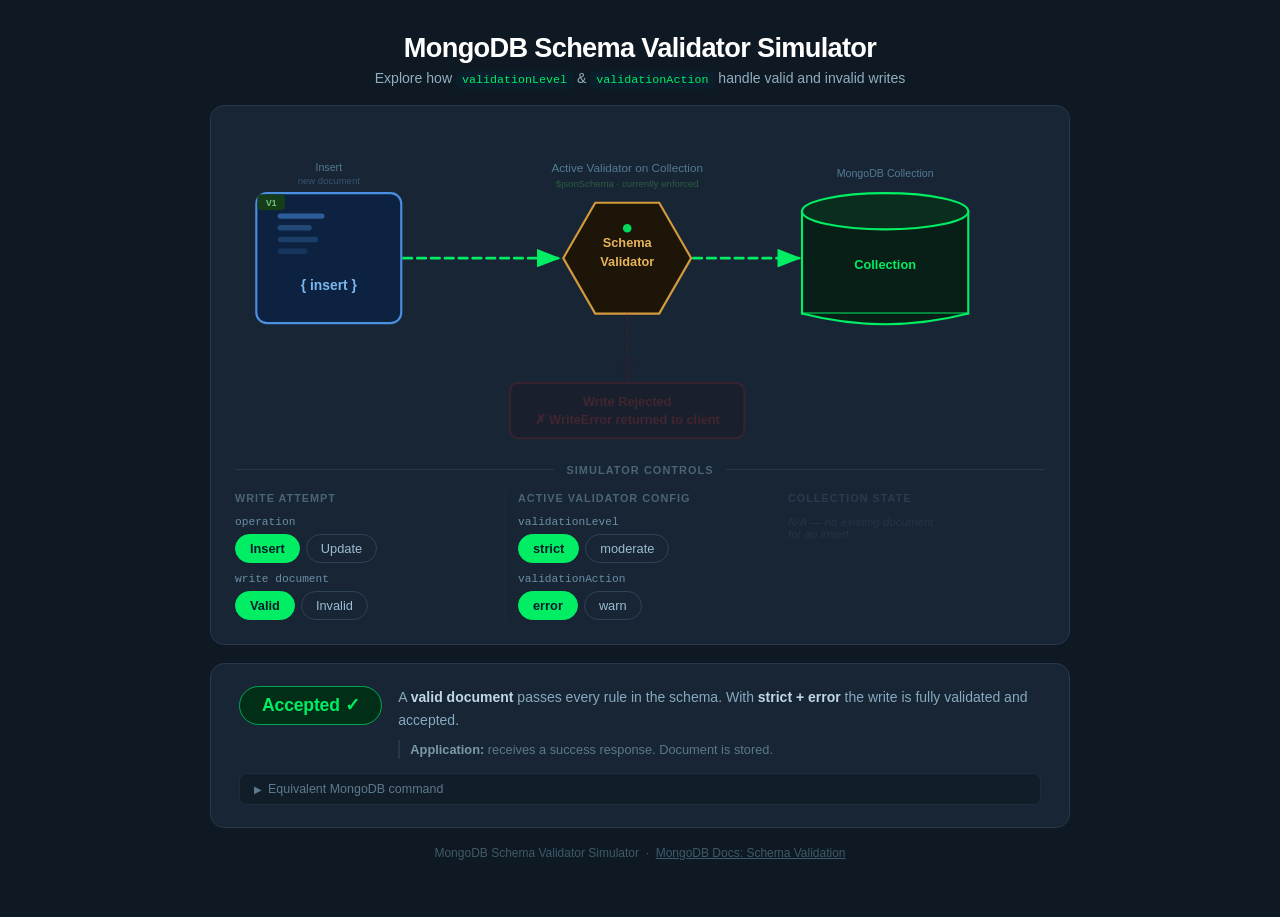
<file: previous_iterations/index.v6.html>
<!DOCTYPE html>
<html lang="en">
<head>
  <meta charset="UTF-8" />
  <meta name="viewport" content="width=device-width, initial-scale=1.0" />
  <title>MongoDB Schema Validator Simulator</title>
  <style>
    *, *::before, *::after { box-sizing: border-box; margin: 0; padding: 0; }

    body {
      font-family: -apple-system, BlinkMacSystemFont, 'Segoe UI', Roboto, sans-serif;
      background: #0F1923;
      color: #D8E8F3;
      min-height: 100vh;
      display: flex;
      flex-direction: column;
      align-items: center;
      padding: 32px 16px 56px;
      gap: 18px;
    }

    /* ── Header ──────────────────────────────────────────── */
    header { text-align: center; }

    h1 {
      font-size: 1.7rem;
      font-weight: 800;
      color: #fff;
      letter-spacing: -0.025em;
    }

    .subtitle {
      margin-top: 6px;
      font-size: 0.88rem;
      color: #90AEBF;
    }

    code {
      font-family: 'SF Mono', 'Fira Code', monospace;
      font-size: 0.83em;
      background: #0A1E2B;
      color: #00ED64;
      padding: 2px 6px;
      border-radius: 4px;
    }

    /* ── Cards ───────────────────────────────────────────── */
    .card {
      background: #182535;
      border: 1px solid #26384A;
      border-radius: 14px;
      width: 100%;
      max-width: 860px;
    }

    /* ── Diagram card ────────────────────────────────────── */
    .diagram-card { padding: 20px 24px 24px; }

    .flow-svg { width: 100%; height: auto; display: block; }

    /* ── Controls separator ──────────────────────────────── */
    .controls-sep {
      display: flex;
      align-items: center;
      gap: 12px;
      margin: 18px 0 16px;
    }
    .controls-sep::before,
    .controls-sep::after {
      content: '';
      flex: 1;
      border-top: 1px solid #263748;
    }
    .controls-sep-label {
      font-size: 0.68rem;
      font-weight: 700;
      color: #4A6577;
      text-transform: uppercase;
      letter-spacing: 0.1em;
      white-space: nowrap;
    }

    /* ── 3-column controls grid ──────────────────────────── */
    .controls-grid {
      display: grid;
      grid-template-columns: 1fr 1fr 1fr;
      gap: 0;
    }

    .ctrl-col {
      padding: 0 12px;
      display: flex;
      flex-direction: column;
      gap: 10px;
    }
    .ctrl-col:first-child { padding-left: 0; }
    .ctrl-col:last-child  { padding-right: 0; }
    .ctrl-col + .ctrl-col { border-left: 1px solid #1E2D3A; }

    .ctrl-col-title {
      font-size: 0.68rem;
      font-weight: 700;
      color: #4A6577;
      text-transform: uppercase;
      letter-spacing: 0.09em;
      margin-bottom: 2px;
    }

    .ctrl-group {
      display: flex;
      flex-direction: column;
      gap: 6px;
    }

    .ctrl-group-label {
      font-size: 0.7rem;
      color: #6A8FA5;
      font-family: 'SF Mono', 'Fira Code', monospace;
    }

    .btn-row { display: flex; gap: 6px; flex-wrap: wrap; }

    .toggle {
      padding: 6px 14px;
      border-radius: 16px;
      border: 1.5px solid #2E4457;
      background: transparent;
      color: #9BBDD2;
      font-size: 0.8rem;
      font-weight: 500;
      cursor: pointer;
      transition: border-color 0.15s, color 0.15s, background 0.15s;
      font-family: inherit;
    }
    .toggle:hover { border-color: #00C957; color: #E0EAF3; }
    .toggle.active {
      background: #00ED64;
      border-color: #00ED64;
      color: #001E2B;
      font-weight: 700;
    }

    /* Right column disabled state (insert mode) */
    .ctrl-col-right.disabled {
      opacity: 0.35;
      pointer-events: none;
    }
    .ctrl-col-right .na-note {
      font-size: 0.72rem;
      color: #3D5266;
      font-style: italic;
      display: none;
    }
    .ctrl-col-right.disabled .na-note { display: block; }
    .ctrl-col-right.disabled .ctrl-group { display: none; }

    /* ── SVG node styles ─────────────────────────────────── */
    .doc-rect  { fill: #0C2240; stroke: #4A8FE0; stroke-width: 2; }
    .doc-line  { fill: #4A8FE0; }
    .doc-label { fill: #7BB8F0; font-size: 13px; font-weight: 700; font-family: inherit; }

    .hex-shape { fill: #1C1508; stroke: #D49A3C; stroke-width: 2; transition: stroke 0.3s, fill 0.3s, stroke-dasharray 0.3s; }
    .hex-label { fill: #E8B45A; font-size: 12px; font-weight: 600; font-family: inherit; }

    .cyl-body  { fill: #071F16; stroke: #00A854; stroke-width: 2; transition: stroke 0.3s; }
    .cyl-cap   { fill: #0A2E1E; stroke: #00A854; stroke-width: 2; transition: stroke 0.3s; }
    .cyl-label { fill: #00ED64; font-size: 12px; font-weight: 600; font-family: inherit; }

    .err-rect  { fill: #200A0A; stroke: #AA2020; stroke-width: 2; transition: opacity 0.3s, stroke 0.3s; }
    .err-label { fill: #E04040; font-size: 12px; font-weight: 600; font-family: inherit; transition: opacity 0.3s; }

    .node-cap  { fill: #527A92; font-size: 10px; font-family: inherit; }

    /* Arrows base */
    .arrow { fill: none; stroke-width: 2.5; stroke-linecap: round; }
    .arr-ok  { stroke: #2D74DA; opacity: 0.2; stroke-dasharray: 8 5; }
    .arr-err { stroke: #8B1A1A; opacity: 0.15; stroke-dasharray: 8 5; }
    .hd-ok   { fill: #2D74DA; opacity: 0.2; }
    .hd-err  { fill: #8B1A1A; opacity: 0.15; }

    /* Warn badge & bypass indicator */
    .warn-badge      { opacity: 0; transition: opacity 0.25s; }
    .bypass-indicator { opacity: 0; transition: opacity 0.25s; }

    /* Error nodes dimmed by default */
    .err-rect  { opacity: 0.2; }
    .err-label { opacity: 0.2; }

    /* ── State: ACCEPTED ──────────────────────────────────── */
    .s-accepted .arr-ok  { stroke: #00ED64; opacity: 1; animation: flowDash 0.75s linear infinite; }
    .s-accepted .hd-ok   { fill: #00ED64; opacity: 1; }
    .s-accepted .cyl-body { stroke: #00ED64; }
    .s-accepted .cyl-cap  { stroke: #00ED64; }

    /* ── State: BYPASSED (teal) ───────────────────────────── */
    .s-bypassed .arr-ok  { stroke: #00C4B4; opacity: 1; animation: flowDash 0.6s linear infinite; }
    .s-bypassed .hd-ok   { fill: #00C4B4; opacity: 1; }
    .s-bypassed .hex-shape {
      stroke: #00C4B4;
      stroke-dasharray: 7 4;
      fill: #091A14;
    }
    .s-bypassed .hex-label { fill: #00C4B4; }
    .s-bypassed .bypass-indicator { opacity: 1; }
    .s-bypassed .cyl-body { stroke: #00C4B4; }
    .s-bypassed .cyl-cap  { stroke: #00C4B4; }

    /* ── State: WARNED ────────────────────────────────────── */
    .s-warned .arr-ok   { stroke: #F5A623; opacity: 1; animation: flowDash 0.75s linear infinite; }
    .s-warned .hd-ok    { fill: #F5A623; opacity: 1; }
    .s-warned .warn-badge { opacity: 1; }
    .s-warned .cyl-body { stroke: #F5A623; }
    .s-warned .cyl-cap  { stroke: #F5A623; }

    /* ── State: REJECTED ──────────────────────────────────── */
    .s-rejected .arr-ok  { stroke: #CC3333; opacity: 0.3; }
    .s-rejected .hd-ok   { fill: #CC3333; opacity: 0.3; }
    .s-rejected .arr-err { stroke: #E74C3C; opacity: 1; animation: flowDash 0.75s linear infinite; }
    .s-rejected .hd-err  { fill: #E74C3C; opacity: 1; }
    .s-rejected .hex-shape  { stroke: #E74C3C; }
    .s-rejected .active-dot { fill: #E74C3C; }
    .s-rejected .err-rect   { opacity: 1; stroke: #E74C3C; }
    .s-rejected .err-label  { opacity: 1; fill: #E74C3C; }

    /* Bypassed: active dot turns teal */
    .s-bypassed .active-dot { fill: #00C4B4; }

    @keyframes flowDash { to { stroke-dashoffset: -26; } }

    /* ── Existing doc in collection ───────────────────────── */
    .existing-doc  { opacity: 0; transition: opacity 0.3s; }
    .wt-update .existing-doc { opacity: 1; }

    .exist-card { stroke-width: 1.5; transition: stroke 0.25s, fill 0.25s; }
    .ev-valid   .exist-card { fill: #0C2240; stroke: #4A8FE0; }
    .ev-invalid .exist-card { fill: #261508; stroke: #D49A3C; }

    .exist-line { transition: fill 0.25s; }
    .ev-valid   .exist-line { fill: #4A8FE0; }
    .ev-invalid .exist-line { fill: #D49A3C; }

    .exist-badge { transition: fill 0.25s; }
    .ev-valid   .exist-badge { fill: #1A3D6E; }
    .ev-invalid .exist-badge { fill: #42200A; }

    .exist-badge-text { font-size: 8px; font-weight: 800; font-family: inherit; transition: fill 0.25s; }
    .ev-valid   .exist-badge-text { fill: #90C5F0; }
    .ev-invalid .exist-badge-text { fill: #E8B45A; }

    .exist-status { font-size: 9px; font-weight: 600; font-family: inherit; }
    .exist-status-valid   { fill: #7BB8F0; opacity: 0; transition: opacity 0.25s; }
    .exist-status-invalid { fill: #D49A3C; opacity: 0; transition: opacity 0.25s; }
    .ev-valid   .exist-status-valid   { opacity: 1; }
    .ev-invalid .exist-status-invalid { opacity: 1; }

    /* Result pills on existing doc */
    .exist-result-ok,
    .exist-result-bypassed,
    .exist-result-warn,
    .exist-result-no { opacity: 0; transition: opacity 0.3s; }

    .wt-update.s-accepted  .exist-result-ok       { opacity: 1; }
    .wt-update.s-bypassed  .exist-result-bypassed  { opacity: 1; }
    .wt-update.s-warned    .exist-result-warn      { opacity: 1; }
    .wt-update.s-rejected  .exist-result-no        { opacity: 1; }

    /* ── Status card ──────────────────────────────────────── */
    .status-card { padding: 22px 28px; }

    .status-top {
      display: flex;
      align-items: flex-start;
      gap: 16px;
      flex-wrap: wrap;
    }

    .status-badge {
      display: inline-block;
      font-size: 1.1rem;
      font-weight: 800;
      padding: 8px 22px;
      border-radius: 26px;
      letter-spacing: -0.01em;
      transition: background 0.25s, color 0.25s, border-color 0.25s;
      white-space: nowrap;
      flex-shrink: 0;
    }
    .status-badge.accepted { background: #002E17; color: #00ED64; border: 1.5px solid #00A854; }
    .status-badge.bypassed { background: #00231F; color: #00C4B4; border: 1.5px solid #009D8E; }
    .status-badge.warned   { background: #2A1A00; color: #F5A623; border: 1.5px solid #C9842A; }
    .status-badge.rejected { background: #250808; color: #E74C3C; border: 1.5px solid #C0392B; }

    .status-texts { flex: 1; min-width: 0; }

    .status-expl {
      font-size: 0.875rem;
      color: #86AABF;
      line-height: 1.65;
    }
    .status-expl strong { color: #C0D8E6; }
    .status-expl em     { color: #A8C8D8; font-style: normal; font-weight: 600; }

    .status-consequence {
      margin-top: 8px;
      font-size: 0.8rem;
      color: #5A7A8A;
      line-height: 1.5;
      padding-left: 10px;
      border-left: 2px solid #263748;
    }
    .status-consequence strong { color: #7A9AAA; }

    /* Insight badge (⚡ powerful behavior) */
    .insight-badge {
      display: none;
      margin-top: 10px;
      padding: 8px 12px;
      background: #001F1C;
      border: 1px solid #00736A;
      border-left: 3px solid #00C4B4;
      border-radius: 6px;
      font-size: 0.8rem;
      color: #5AC4BC;
      line-height: 1.5;
    }
    .insight-badge strong { color: #90D8D2; }
    .insight-badge.visible { display: block; }
    .insight-badge::before { content: '⚡ '; }

    /* MongoDB command snippet */
    .mongo-cmd {
      margin-top: 14px;
      border: 1px solid #1E2D3A;
      border-radius: 8px;
      overflow: hidden;
    }
    .mongo-cmd summary {
      padding: 8px 14px;
      font-size: 0.78rem;
      color: #5D7A8E;
      cursor: pointer;
      background: #111D28;
      user-select: none;
      list-style: none;
      display: flex;
      align-items: center;
      gap: 6px;
    }
    .mongo-cmd summary::before { content: '▶'; font-size: 0.6rem; transition: transform 0.2s; }
    .mongo-cmd[open] summary::before { transform: rotate(90deg); }
    .mongo-cmd summary:hover { color: #90AEBF; }
    .mongo-cmd pre {
      margin: 0;
      padding: 14px 16px;
      background: #0A1520;
      font-family: 'SF Mono', 'Fira Code', monospace;
      font-size: 0.78rem;
      color: #7EC8FF;
      line-height: 1.7;
      overflow-x: auto;
    }
    .cmd-key    { color: #9BCFFF; }
    .cmd-str    { color: #00ED64; }
    .cmd-comment { color: #3D5A6A; }

    /* ── Footer ──────────────────────────────────────────── */
    footer { font-size: 0.75rem; color: #3D5A6A; text-align: center; }
    footer a { color: #3D5A6A; text-decoration: underline; }

    /* ── Responsive ──────────────────────────────────────── */
    @media (max-width: 600px) {
      h1 { font-size: 1.3rem; }
      .diagram-card { padding: 16px; }
      .controls-grid { grid-template-columns: 1fr; gap: 14px; }
      .ctrl-col + .ctrl-col { border-left: none; border-top: 1px solid #1E2D3A; padding-left: 0; padding-top: 14px; }
      .status-top { flex-direction: column; }
    }
  </style>
</head>
<body>

<header>
  <h1>MongoDB Schema Validator Simulator</h1>
  <p class="subtitle">
    Explore how <code>validationLevel</code> &amp; <code>validationAction</code>
    handle valid and invalid writes
  </p>
</header>

<!-- ── Diagram + Controls Card ──────────────────────────────────── -->
<div class="card diagram-card">

  <!--
    SVG layout (viewBox 760 × 300):
      Write-attempt doc : center x=88
      Validator hexagon : center x=368, r=60
      Collection cyl    : center x=610
      Error box         : center x=368, y≈270

    Hex vertices (flat-side, 0°=right):
      (428,128)(398,180)(338,180)(308,128)(338,76)(398,76)
  -->
  <svg id="flow-svg" class="flow-svg" viewBox="0 0 760 300" xmlns="http://www.w3.org/2000/svg">
    <defs>
      <marker id="mok"  markerWidth="9" markerHeight="7" refX="8" refY="3.5" orient="auto">
        <polygon class="hd-ok"  points="0 0,9 3.5,0 7"/>
      </marker>
      <marker id="merr" markerWidth="9" markerHeight="7" refX="8" refY="3.5" orient="auto">
        <polygon class="hd-err" points="0 0,9 3.5,0 7"/>
      </marker>
    </defs>

    <!-- ── Node captions ── -->
    <text id="cap-write-type" class="node-cap" x="88"  y="42" text-anchor="middle">Insert</text>
    <text id="cap-write-sub"  class="node-cap" x="88"  y="54" text-anchor="middle"
          style="font-size:9px;fill:#365470;">new document</text>
    <text class="node-cap" x="368" y="43" text-anchor="middle" style="font-size:11px;">Active Validator on Collection</text>
    <text class="node-cap" x="368" y="57" text-anchor="middle" style="font-size:9px;fill:#2A5C40;">$jsonSchema · currently enforced</text>
    <text class="node-cap" x="610" y="48" text-anchor="middle">MongoDB Collection</text>

    <!-- ── Write-attempt document node ── -->
    <rect class="doc-rect" x="20" y="63" width="136" height="122" rx="10"/>
    <rect class="doc-line" x="40" y="82"  width="44" height="5" rx="2.5" opacity="0.55"/>
    <rect class="doc-line" x="40" y="93"  width="32" height="5" rx="2.5" opacity="0.35"/>
    <rect class="doc-line" x="40" y="104" width="38" height="5" rx="2.5" opacity="0.25"/>
    <rect class="doc-line" x="40" y="115" width="28" height="5" rx="2.5" opacity="0.18"/>
    <!-- Version badge (V1 for insert, V2 for update) — toggled by JS -->
    <rect id="doc-version-badge" fill="#1A3D6E" x="21" y="64" width="26" height="15" rx="4"/>
    <text id="doc-version-text" fill="#90C5F0" font-size="8" font-weight="800" font-family="inherit"
          x="34" y="75" text-anchor="middle">V1</text>
    <!-- Op label -->
    <text id="doc-op-label" class="doc-label" x="88" y="154" text-anchor="middle">{ insert }</text>

    <!-- ── Arrow 1: Doc → Validator ── -->
    <path class="arrow arr-ok" d="M 158 124 L 303 124" marker-end="url(#mok)"/>

    <!-- ── Validator hexagon ── -->
    <polygon class="hex-shape" points="428,124 398,176 338,176 308,124 338,72 398,72"/>
    <!-- Active indicator dot -->
    <circle class="active-dot" cx="368" cy="96" r="4" fill="#00ED64" opacity="0.9"/>
    <text class="hex-label" x="368" y="114" text-anchor="middle">Schema</text>
    <text class="hex-label" x="368" y="131" text-anchor="middle">Validator</text>
    <!-- Bypass indicator (teal, shown only in bypassed state) -->
    <text class="bypass-indicator" fill="#00C4B4" font-size="10" font-weight="700"
          font-family="inherit" x="368" y="153" text-anchor="middle">⤳ bypassed</text>

    <!-- ── Arrow 2: Validator → Collection ── -->
    <path class="arrow arr-ok" d="M 430 124 L 529 124" marker-end="url(#mok)"/>

    <!-- ── Collection cylinder ──
         Body rect  : x=532, y=80, w=156, h=96  → right=688, bottom=176
         Top ellipse: cx=610, cy=80, rx=78, ry=17 → top≈y=63 (15px below caption at y=48)
    -->
    <rect class="cyl-body" x="532" y="80" width="156" height="96"/>
    <ellipse class="cyl-cap" cx="610" cy="80" rx="78" ry="17"/>
    <path class="cyl-body" d="M 532 176 Q 610 196 688 176" fill="none" stroke-width="2"/>
    <text class="cyl-label" x="610" y="134" text-anchor="middle">Collection</text>

    <!-- Warn badge — sits inside the top-right of the cylinder cap -->
    <g class="warn-badge">
      <circle fill="#F5A623" cx="681" cy="74" r="16"/>
      <text fill="#1A0E00" font-size="13" font-weight="900" font-family="inherit"
            x="681" y="80" text-anchor="middle">⚠</text>
      <text fill="#F5A623" font-size="8" font-family="inherit"
            x="681" y="97" text-anchor="middle">Warning</text>
    </g>

    <!-- ── Existing doc in collection (update mode only) ──
         Positioned overlapping the cylinder's left edge (x=532):
         card x=497–555, so 35px hangs outside, 23px inside.
    -->
    <g class="existing-doc">
      <rect fill="#000" opacity="0.35" x="501" y="99" width="58" height="72" rx="8"/>
      <rect class="exist-card"  x="497" y="95"  width="58" height="72" rx="7"/>
      <rect class="exist-line"  x="506" y="107" width="32" height="3.5" rx="1.75" opacity="0.7"/>
      <rect class="exist-line"  x="506" y="115" width="24" height="3.5" rx="1.75" opacity="0.5"/>
      <rect class="exist-line"  x="506" y="123" width="28" height="3.5" rx="1.75" opacity="0.35"/>
      <rect class="exist-line"  x="506" y="131" width="18" height="3.5" rx="1.75" opacity="0.2"/>
      <rect class="exist-badge" x="498" y="96"  width="24" height="14" rx="4"/>
      <text class="exist-badge-text" x="510" y="106" text-anchor="middle">V1</text>
      <text class="exist-status exist-status-valid"   x="526" y="153" text-anchor="middle">✓ valid</text>
      <text class="exist-status exist-status-invalid" x="526" y="153" text-anchor="middle">⚠ invalid</text>
      <!-- Result pills (sit just below the cylinder bottom at y=176) -->
      <g class="exist-result-ok">
        <rect fill="#002E17" x="481" y="178" width="92" height="16" rx="8"/>
        <text fill="#00ED64" font-size="9" font-weight="700" font-family="inherit"
              x="527" y="190" text-anchor="middle">✓ updated → V2</text>
      </g>
      <g class="exist-result-bypassed">
        <rect fill="#001F1C" x="477" y="178" width="100" height="16" rx="8"/>
        <text fill="#00C4B4" font-size="9" font-weight="700" font-family="inherit"
              x="527" y="190" text-anchor="middle">⤳ updated (bypassed)</text>
      </g>
      <g class="exist-result-warn">
        <rect fill="#2E1C00" x="475" y="178" width="104" height="16" rx="8"/>
        <text fill="#F5A623" font-size="9" font-weight="700" font-family="inherit"
              x="527" y="190" text-anchor="middle">⚠ updated + warned</text>
      </g>
      <g class="exist-result-no">
        <rect fill="#280808" x="481" y="178" width="92" height="16" rx="8"/>
        <text fill="#E74C3C" font-size="9" font-weight="700" font-family="inherit"
              x="527" y="190" text-anchor="middle">✗ write blocked</text>
      </g>
    </g>

    <!-- ── Arrow 3: Validator → Error ── -->
    <path class="arrow arr-err" d="M 368 177 L 368 238" marker-end="url(#merr)"/>

    <!-- ── Error box ── -->
    <rect class="err-rect" x="258" y="241" width="220" height="52" rx="8"/>
    <text class="err-label" x="368" y="263" text-anchor="middle"
          font-size="13" font-family="inherit" font-weight="700">Write Rejected</text>
    <text class="err-label" x="368" y="280" text-anchor="middle"
          font-size="11" font-family="inherit">✗ WriteError returned to client</text>

  </svg>

  <!-- ── Controls separator ── -->
  <div class="controls-sep">
    <span class="controls-sep-label">Simulator Controls</span>
  </div>

  <!-- ── 3-column controls ── -->
  <div class="controls-grid">

    <!-- Left: Write operation (under doc) -->
    <div class="ctrl-col ctrl-col-left">
      <div class="ctrl-col-title">Write Attempt</div>

      <div class="ctrl-group">
        <span class="ctrl-group-label">operation</span>
        <div class="btn-row">
          <button class="toggle active" data-group="op" data-value="insert"
                  title="A new document being inserted for the first time">Insert</button>
          <button class="toggle" data-group="op" data-value="update"
                  title="Modifying a document that already exists in the collection">Update</button>
        </div>
      </div>

      <div class="ctrl-group">
        <span class="ctrl-group-label">write document</span>
        <div class="btn-row">
          <button class="toggle active" data-group="writeValidity" data-value="valid"
                  title="The document being written satisfies all rules in the current schema">Valid</button>
          <button class="toggle" data-group="writeValidity" data-value="invalid"
                  title="The document being written violates one or more rules in the current schema">Invalid</button>
        </div>
      </div>
    </div>

    <!-- Middle: Validator config (under hex) -->
    <div class="ctrl-col ctrl-col-mid">
      <div class="ctrl-col-title">Active Validator Config</div>

      <div class="ctrl-group">
        <span class="ctrl-group-label">validationLevel</span>
        <div class="btn-row">
          <button class="toggle active" data-group="level" data-value="strict"
                  title="strict: ALL writes are validated — inserts and updates to any document">strict</button>
          <button class="toggle" data-group="level" data-value="moderate"
                  title="moderate: Inserts + updates to currently-valid docs are validated. Updates to already-invalid docs bypass validation.">moderate</button>
        </div>
      </div>

      <div class="ctrl-group">
        <span class="ctrl-group-label">validationAction</span>
        <div class="btn-row">
          <button class="toggle active" data-group="action" data-value="error"
                  title="error: Reject the write and return a WriteError to the application">error</button>
          <button class="toggle" data-group="action" data-value="warn"
                  title="warn: Allow the write, store the document, and log a warning in the MongoDB log">warn</button>
        </div>
      </div>
    </div>

    <!-- Right: Collection state (under cylinder) -->
    <div class="ctrl-col ctrl-col-right" id="ctrl-col-right">
      <div class="ctrl-col-title">Collection State</div>
      <p class="na-note">N/A — no existing document<br>for an insert</p>

      <div class="ctrl-group">
        <span class="ctrl-group-label">existing document</span>
        <div class="btn-row">
          <button class="toggle active" data-group="existingValidity" data-value="valid"
                  title="The document already stored in the collection conforms to the current schema">Valid</button>
          <button class="toggle" data-group="existingValidity" data-value="invalid"
                  title="The document already stored in the collection violates the current schema (e.g. written before validation was enabled)">Invalid</button>
        </div>
      </div>
    </div>

  </div><!-- /controls-grid -->
</div><!-- /diagram-card -->

<!-- ── Status Card ───────────────────────────────────────────────── -->
<div class="card status-card">
  <div class="status-top">
    <div id="status-badge" class="status-badge accepted">Accepted ✓</div>
    <div class="status-texts">
      <div id="status-expl" class="status-expl">
        A valid document always passes validation regardless of
        <strong>validationLevel</strong> or <strong>validationAction</strong>.
      </div>
      <div id="status-consequence" class="status-consequence">
        <strong>Application:</strong> receives a success response. Document is stored.
      </div>
    </div>
  </div>

  <div id="insight-badge" class="insight-badge"></div>

  <details class="mongo-cmd" id="mongo-cmd">
    <summary>Equivalent MongoDB command</summary>
    <pre id="cmd-snippet"></pre>
  </details>
</div>

<footer>
  MongoDB Schema Validator Simulator &nbsp;·&nbsp;
  <a href="https://www.mongodb.com/docs/manual/core/schema-validation/" target="_blank" rel="noopener">
    MongoDB Docs: Schema Validation
  </a>
</footer>

<script>
  // ── State ──────────────────────────────────────────────────────────────────
  const state = {
    op:               'insert',  // 'insert' | 'update'
    writeValidity:    'valid',   // 'valid' | 'invalid'
    existingValidity: 'valid',   // 'valid' | 'invalid' (only for update)
    level:            'strict',  // 'strict' | 'moderate'
    action:           'error',   // 'error'  | 'warn'
  };

  // ── Outcome definitions ────────────────────────────────────────────────────
  // r:           'accepted' | 'bypassed' | 'warned' | 'rejected'
  // msg:         main explanation
  // consequence: application-layer impact
  // insight:     '' or a ⚡ powerful-behavior callout (no risk framing)
  //
  // Key: `${op}|${writeValidity}|${existingValidity}|${level}|${action}`
  // For insert, existingValidity is ignored — we normalise it to 'any' in the key.

  const outcomes = {

    // ── INSERT — valid write ────────────────────────────────────────────────
    'insert|valid|strict|error': {
      r: 'accepted',
      msg: 'A <strong>valid document</strong> passes every rule in the schema. With <strong>strict + error</strong> the write is fully validated and accepted.',
      consequence: '<strong>Application:</strong> receives a success response. Document is stored.',
      insight: '',
    },
    'insert|valid|strict|warn': {
      r: 'accepted',
      msg: 'A <strong>valid document</strong> passes the schema. <strong>warn</strong> mode only triggers a log entry when a violation occurs — nothing to log here.',
      consequence: '<strong>Application:</strong> receives a success response. Document is stored.',
      insight: '',
    },
    'insert|valid|moderate|error': {
      r: 'accepted',
      msg: 'A <strong>valid document</strong> passes the schema. Inserts are always fully validated under <strong>moderate</strong>, and this one passes cleanly.',
      consequence: '<strong>Application:</strong> receives a success response. Document is stored.',
      insight: '',
    },
    'insert|valid|moderate|warn': {
      r: 'accepted',
      msg: 'A <strong>valid document</strong> passes the schema. Validator configuration has no effect on a write that satisfies all rules.',
      consequence: '<strong>Application:</strong> receives a success response. Document is stored.',
      insight: '',
    },

    // ── INSERT — invalid write ──────────────────────────────────────────────
    'insert|invalid|strict|error': {
      r: 'rejected',
      msg: '<strong>strict + error</strong>: Every insert is validated. The document violates the schema — the write is <strong>rejected</strong> and a <code>WriteError</code> is returned.',
      consequence: '<strong>Application:</strong> receives a WriteError and must handle it (retry with a valid document, surface the error, etc.).',
      insight: '',
    },
    'insert|invalid|strict|warn': {
      r: 'warned',
      msg: '<strong>strict + warn</strong>: The insert is validated and fails the schema. Instead of rejecting, MongoDB <strong>stores the document</strong> and writes a warning to the server log. The application receives a success response.',
      consequence: '<strong>Application:</strong> receives a success response — it has no way to know a violation occurred without inspecting the MongoDB log.',
      insight: 'The write IS stored. warn mode never blocks writes — it only logs. Use this when you need visibility into violations without impacting write availability.',
    },
    'insert|invalid|moderate|error': {
      r: 'rejected',
      msg: '<strong>moderate + error</strong>: Inserts are <em>always</em> fully validated under <strong>moderate</strong> — just like strict. The document violates the schema and is <strong>rejected</strong>.',
      consequence: '<strong>Application:</strong> receives a WriteError and must handle it.',
      insight: 'moderate does not bypass validation for inserts. The bypass capability of moderate applies exclusively to <em>updates of already-invalid documents</em>.',
    },
    'insert|invalid|moderate|warn': {
      r: 'warned',
      msg: '<strong>moderate + warn</strong>: Inserts are <em>always</em> fully validated under <strong>moderate</strong>. The document violates the schema, but <strong>warn</strong> action stores it and logs a warning instead of rejecting.',
      consequence: '<strong>Application:</strong> receives a success response — violation is only visible in the MongoDB server log.',
      insight: 'moderate does not bypass validation for inserts. Only updates to already-invalid documents are bypassed. The combination of moderate + warn is useful for observing violations during a migration without blocking any writes.',
    },

    // ── UPDATE — valid write + valid existing ───────────────────────────────
    'update|valid|valid|strict|error': {
      r: 'accepted',
      msg: 'A <strong>valid update</strong> to a <strong>valid existing document</strong> — the cleanest path. <strong>strict</strong> validates the write and it passes.',
      consequence: '<strong>Application:</strong> receives a success response. Document is updated.',
      insight: '',
    },
    'update|valid|valid|strict|warn': {
      r: 'accepted',
      msg: 'A <strong>valid update</strong> to a <strong>valid existing document</strong>. <strong>warn</strong> mode only fires when there is a violation — nothing to log here.',
      consequence: '<strong>Application:</strong> receives a success response. Document is updated.',
      insight: '',
    },
    'update|valid|valid|moderate|error': {
      r: 'accepted',
      msg: 'A <strong>valid update</strong> to a <strong>valid existing document</strong>. Under <strong>moderate</strong>, the existing doc is valid, so validation is applied — and the update passes it.',
      consequence: '<strong>Application:</strong> receives a success response. Document is updated.',
      insight: '',
    },
    'update|valid|valid|moderate|warn': {
      r: 'accepted',
      msg: 'A <strong>valid update</strong> to a <strong>valid existing document</strong>. Under <strong>moderate</strong>, the existing doc is valid so validation runs — the update passes cleanly.',
      consequence: '<strong>Application:</strong> receives a success response. Document is updated.',
      insight: '',
    },

    // ── UPDATE — invalid write + valid existing ─────────────────────────────
    'update|invalid|valid|strict|error': {
      r: 'rejected',
      msg: '<strong>strict + error</strong>: The existing document was valid, so validation is applied to this update. The write violates the schema — <strong>rejected</strong>.',
      consequence: '<strong>Application:</strong> receives a WriteError. The existing document is unchanged.',
      insight: '',
    },
    'update|invalid|valid|strict|warn': {
      r: 'warned',
      msg: '<strong>strict + warn</strong>: The update is validated (existing doc was valid) and fails the schema. <strong>warn</strong> action stores the update and logs the violation — the document is now technically invalid.',
      consequence: '<strong>Application:</strong> receives a success response. The document is updated but now violates the schema. Violation is visible in the MongoDB server log.',
      insight: 'After this write, the collection contains a document that fails validation. If you later switch to strict + error, updates to that document will be blocked until it is remediated.',
    },
    'update|invalid|valid|moderate|error': {
      r: 'rejected',
      msg: '<strong>moderate + error</strong>: The existing document was valid, so <strong>moderate</strong> applies full validation to this update. The write violates the schema — <strong>rejected</strong>.',
      consequence: '<strong>Application:</strong> receives a WriteError. The existing document is unchanged.',
      insight: '',
    },
    'update|invalid|valid|moderate|warn': {
      r: 'warned',
      msg: '<strong>moderate + warn</strong>: The existing document was valid, so validation is applied. The write violates the schema — <strong>warn</strong> action stores it and logs a warning.',
      consequence: '<strong>Application:</strong> receives a success response. The document is updated but now violates the schema.',
      insight: '',
    },

    // ── UPDATE — valid write + invalid existing ─────────────────────────────
    'update|valid|invalid|strict|error': {
      r: 'accepted',
      msg: '<strong>strict + error</strong>: Under <strong>strict</strong>, all updates are validated regardless of the existing document\'s state. The write is valid — it passes and the document is improved.',
      consequence: '<strong>Application:</strong> receives a success response. The document is updated and now conforms to the schema.',
      insight: '',
    },
    'update|valid|invalid|strict|warn': {
      r: 'accepted',
      msg: '<strong>strict + warn</strong>: All updates are validated under <strong>strict</strong>. The write is valid — no violation to warn about.',
      consequence: '<strong>Application:</strong> receives a success response. The document is updated and now conforms to the schema.',
      insight: '',
    },
    'update|valid|invalid|moderate|error': {
      r: 'accepted',
      msg: '<strong>moderate</strong>: The existing document was already invalid, so validation is skipped for this update. The write goes through — and since it is also valid, the outcome is the same as under strict: <strong>accepted</strong>.',
      consequence: '<strong>Application:</strong> receives a success response. Document is updated.',
      insight: '',
    },
    'update|valid|invalid|moderate|warn': {
      r: 'accepted',
      msg: '<strong>moderate</strong>: The existing document was already invalid, so validation is skipped. The write is valid regardless, so both strict and moderate accept it — no warning is logged because no violation occurred.',
      consequence: '<strong>Application:</strong> receives a success response. Document is updated.',
      insight: '',
    },

    // ── UPDATE — invalid write + invalid existing ───────────────────────────
    'update|invalid|invalid|strict|error': {
      r: 'rejected',
      msg: '<strong>strict + error</strong>: Under <strong>strict</strong>, ALL updates are validated regardless of the existing document\'s state. The write violates the schema — <strong>rejected</strong>.',
      consequence: '<strong>Application:</strong> receives a WriteError. The existing document is unchanged.',
      insight: '',
    },
    'update|invalid|invalid|strict|warn': {
      r: 'warned',
      msg: '<strong>strict + warn</strong>: All updates are validated under <strong>strict</strong>. The write violates the schema — <strong>warn</strong> action stores it and logs the violation.',
      consequence: '<strong>Application:</strong> receives a success response. Document is updated, still invalid. Violation is visible in the MongoDB server log.',
      insight: '',
    },
    'update|invalid|invalid|moderate|error': {
      r: 'bypassed',
      msg: '<strong>moderate</strong>: The existing document was already invalid, so validation is <em>intentionally bypassed</em>. The write goes through — even though both the existing document and the incoming write violate the schema.',
      consequence: '<strong>Application:</strong> receives a success response. Document is updated and remains schema-invalid.',
      insight: 'This is moderate\'s most powerful behaviour: it gives you <strong>unconditional write availability</strong> for documents with pre-existing schema violations. During a schema migration this means your application never gets blocked by legacy invalid data — you can remediate on your own schedule.',
    },
    'update|invalid|invalid|moderate|warn': {
      r: 'bypassed',
      msg: '<strong>moderate</strong>: The existing document was already invalid, so validation is <em>intentionally bypassed</em>. No check runs, so no warning is generated either.',
      consequence: '<strong>Application:</strong> receives a success response. Document is updated and remains schema-invalid. No log entry is written.',
      insight: 'With moderate + warn, bypass takes precedence over warn — the write is never checked, so warn has nothing to act on. This is the most permissive combination: full write availability for pre-existing invalid data, with zero log noise.',
    },

  };

  // ── DOM refs ───────────────────────────────────────────────────────────────
  const svg              = document.getElementById('flow-svg');
  const statusBadge      = document.getElementById('status-badge');
  const statusExpl       = document.getElementById('status-expl');
  const statusConsequence= document.getElementById('status-consequence');
  const insightEl        = document.getElementById('insight-badge');
  const capWriteType     = document.getElementById('cap-write-type');
  const capWriteSub      = document.getElementById('cap-write-sub');
  const docOpLabel       = document.getElementById('doc-op-label');
  const docVersionBadge  = document.getElementById('doc-version-badge');
  const docVersionText   = document.getElementById('doc-version-text');
  const ctrlColRight     = document.getElementById('ctrl-col-right');
  const cmdSnippet       = document.getElementById('cmd-snippet');

  // ── Render ─────────────────────────────────────────────────────────────────
  function render() {
    const { op, writeValidity, existingValidity, level, action } = state;

    // Build lookup key — existingValidity only relevant for update
    const key = op === 'insert'
      ? `insert|${writeValidity}|${level}|${action}`
      : `update|${writeValidity}|${existingValidity}|${level}|${action}`;

    const o = outcomes[key];
    if (!o) return;

    // SVG classes: state + write-type + existing-validity
    svg.className.baseVal =
      `flow-svg s-${o.r} wt-${op} ev-${existingValidity}`;

    // Status badge
    const labels = {
      accepted: 'Accepted ✓',
      bypassed: 'Accepted — Bypassed ⤳',
      warned:   'Accepted with Warning ⚠',
      rejected: 'Rejected ✗',
    };
    statusBadge.textContent = labels[o.r];
    statusBadge.className   = `status-badge ${o.r}`;

    // Explanation + consequence
    statusExpl.innerHTML        = o.msg;
    statusConsequence.innerHTML = o.consequence;

    // Insight badge
    if (o.insight) {
      insightEl.innerHTML = o.insight;
      insightEl.classList.add('visible');
    } else {
      insightEl.innerHTML = '';
      insightEl.classList.remove('visible');
    }

    // MongoDB command snippet
    cmdSnippet.innerHTML = buildCmd(level, action);

    // Write-attempt doc label, caption and version badge
    const isUpdate = op === 'update';
    capWriteType.textContent = isUpdate ? 'Update'            : 'Insert';
    capWriteSub.textContent  = isUpdate ? 'modified document' : 'new document';
    docOpLabel.textContent   = isUpdate ? '{ update }'        : '{ insert }';
    // Insert = V1 (first write under current schema); Update = V2 (revised document)
    docVersionText.textContent             = isUpdate ? 'V2' : 'V1';
    docVersionBadge.setAttribute('fill',     isUpdate ? '#1A3D6E' : '#163D1A');
    docVersionText.setAttribute('fill',      isUpdate ? '#90C5F0' : '#6ECC80');

    // Right column: disabled for insert
    ctrlColRight.classList.toggle('disabled', !isUpdate);
  }

  // ── MongoDB command builder ────────────────────────────────────────────────
  function buildCmd(level, action) {
    return [
      `<span class="cmd-comment">// Apply validator settings to an existing collection</span>`,
      `db.runCommand({`,
      `  collMod:          <span class="cmd-str">"myCollection"</span>,`,
      `  validator:        { <span class="cmd-str">$jsonSchema</span>: { <span class="cmd-comment">/* your schema */</span> } },`,
      `  <span class="cmd-key">validationLevel</span>:  <span class="cmd-str">"${level}"</span>,`,
      `  <span class="cmd-key">validationAction</span>: <span class="cmd-str">"${action}"</span>,`,
      `})`,
      ``,
      `<span class="cmd-comment">// Or set it at collection creation time</span>`,
      `db.createCollection(<span class="cmd-str">"myCollection"</span>, {`,
      `  validator:        { <span class="cmd-str">$jsonSchema</span>: { <span class="cmd-comment">/* your schema */</span> } },`,
      `  <span class="cmd-key">validationLevel</span>:  <span class="cmd-str">"${level}"</span>,`,
      `  <span class="cmd-key">validationAction</span>: <span class="cmd-str">"${action}"</span>,`,
      `})`,
    ].join('\n');
  }

  // ── Toggle handlers ────────────────────────────────────────────────────────
  document.querySelectorAll('.toggle').forEach(btn => {
    btn.addEventListener('click', () => {
      const { group, value } = btn.dataset;
      document.querySelectorAll(`.toggle[data-group="${group}"]`)
        .forEach(b => b.classList.remove('active'));
      btn.classList.add('active');
      state[group] = value;
      render();
    });
  });

  render();
</script>
</body>
</html>
</file>
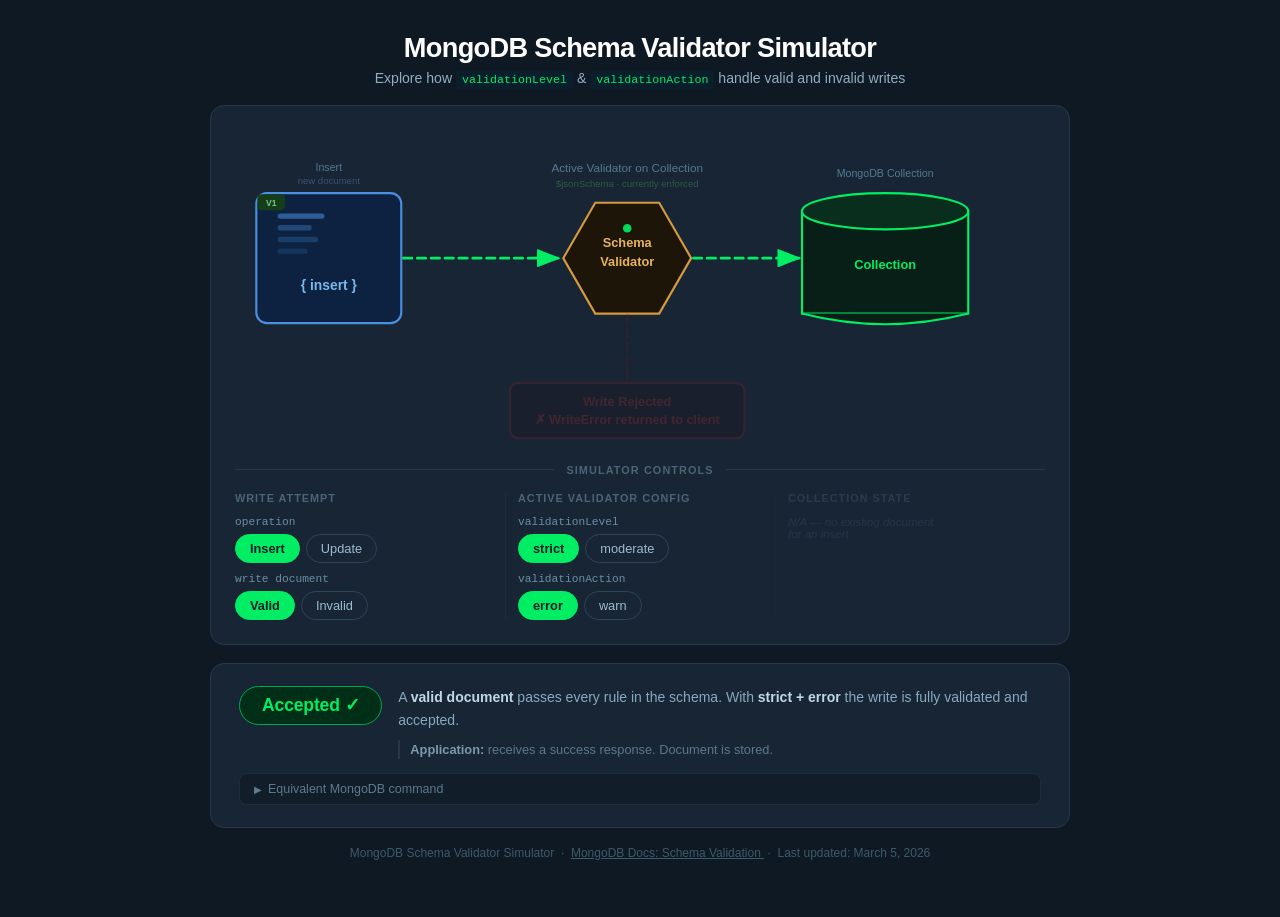
<file: previous_iterations/index.v7.html>
<!DOCTYPE html>
<html lang="en">
<head>
  <meta charset="UTF-8" />
  <meta name="viewport" content="width=device-width, initial-scale=1.0" />
  <title>MongoDB Schema Validator Simulator</title>
  <style>
    *, *::before, *::after { box-sizing: border-box; margin: 0; padding: 0; }

    body {
      font-family: -apple-system, BlinkMacSystemFont, 'Segoe UI', Roboto, sans-serif;
      background: #0F1923;
      color: #D8E8F3;
      min-height: 100vh;
      display: flex;
      flex-direction: column;
      align-items: center;
      padding: 32px 16px 56px;
      gap: 18px;
    }

    /* ── Header ──────────────────────────────────────────── */
    header { text-align: center; }

    h1 {
      font-size: 1.7rem;
      font-weight: 800;
      color: #fff;
      letter-spacing: -0.025em;
    }

    .subtitle {
      margin-top: 6px;
      font-size: 0.88rem;
      color: #90AEBF;
    }

    code {
      font-family: 'SF Mono', 'Fira Code', monospace;
      font-size: 0.83em;
      background: #0A1E2B;
      color: #00ED64;
      padding: 2px 6px;
      border-radius: 4px;
    }

    /* ── Cards ───────────────────────────────────────────── */
    .card {
      background: #182535;
      border: 1px solid #26384A;
      border-radius: 14px;
      width: 100%;
      max-width: 860px;
    }

    /* ── Diagram card ────────────────────────────────────── */
    .diagram-card { padding: 20px 24px 24px; }

    .flow-svg { width: 100%; height: auto; display: block; }

    /* ── Controls separator ──────────────────────────────── */
    .controls-sep {
      display: flex;
      align-items: center;
      gap: 12px;
      margin: 18px 0 16px;
    }
    .controls-sep::before,
    .controls-sep::after {
      content: '';
      flex: 1;
      border-top: 1px solid #263748;
    }
    .controls-sep-label {
      font-size: 0.68rem;
      font-weight: 700;
      color: #4A6577;
      text-transform: uppercase;
      letter-spacing: 0.1em;
      white-space: nowrap;
    }

    /* ── 3-column controls grid ──────────────────────────── */
    .controls-grid {
      display: grid;
      grid-template-columns: 1fr 1fr 1fr;
      gap: 0;
    }

    .ctrl-col {
      padding: 0 12px;
      display: flex;
      flex-direction: column;
      gap: 10px;
    }
    .ctrl-col:first-child { padding-left: 0; }
    .ctrl-col:last-child  { padding-right: 0; }
    .ctrl-col + .ctrl-col { border-left: 1px solid #1E2D3A; }

    .ctrl-col-title {
      font-size: 0.68rem;
      font-weight: 700;
      color: #4A6577;
      text-transform: uppercase;
      letter-spacing: 0.09em;
      margin-bottom: 2px;
    }

    .ctrl-group {
      display: flex;
      flex-direction: column;
      gap: 6px;
    }

    .ctrl-group-label {
      font-size: 0.7rem;
      color: #6A8FA5;
      font-family: 'SF Mono', 'Fira Code', monospace;
    }

    .btn-row { display: flex; gap: 6px; flex-wrap: wrap; }

    .toggle {
      padding: 6px 14px;
      border-radius: 16px;
      border: 1.5px solid #2E4457;
      background: transparent;
      color: #9BBDD2;
      font-size: 0.8rem;
      font-weight: 500;
      cursor: pointer;
      transition: border-color 0.15s, color 0.15s, background 0.15s;
      font-family: inherit;
    }
    .toggle:hover { border-color: #00C957; color: #E0EAF3; }
    .toggle.active {
      background: #00ED64;
      border-color: #00ED64;
      color: #001E2B;
      font-weight: 700;
    }

    /* Right column disabled state (insert mode) */
    .ctrl-col-right.disabled {
      opacity: 0.35;
      pointer-events: none;
    }
    .ctrl-col-right .na-note {
      font-size: 0.72rem;
      color: #3D5266;
      font-style: italic;
      display: none;
    }
    .ctrl-col-right.disabled .na-note { display: block; }
    .ctrl-col-right.disabled .ctrl-group { display: none; }

    /* ── SVG node styles ─────────────────────────────────── */
    .doc-rect  { fill: #0C2240; stroke: #4A8FE0; stroke-width: 2; }
    .doc-line  { fill: #4A8FE0; }
    .doc-label { fill: #7BB8F0; font-size: 13px; font-weight: 700; font-family: inherit; }

    .hex-shape { fill: #1C1508; stroke: #D49A3C; stroke-width: 2; transition: stroke 0.3s, fill 0.3s, stroke-dasharray 0.3s; }
    .hex-label { fill: #E8B45A; font-size: 12px; font-weight: 600; font-family: inherit; }

    .cyl-body  { fill: #071F16; stroke: #00A854; stroke-width: 2; transition: stroke 0.3s; }
    .cyl-cap   { fill: #0A2E1E; stroke: #00A854; stroke-width: 2; transition: stroke 0.3s; }
    .cyl-label { fill: #00ED64; font-size: 12px; font-weight: 600; font-family: inherit; }

    .err-rect  { fill: #200A0A; stroke: #AA2020; stroke-width: 2; transition: opacity 0.3s, stroke 0.3s; }
    .err-label { fill: #E04040; font-size: 12px; font-weight: 600; font-family: inherit; transition: opacity 0.3s; }

    .node-cap  { fill: #527A92; font-size: 10px; font-family: inherit; }

    /* Arrows base */
    .arrow { fill: none; stroke-width: 2.5; stroke-linecap: round; }
    .arr-ok  { stroke: #2D74DA; opacity: 0.2; stroke-dasharray: 8 5; }
    .arr-err { stroke: #8B1A1A; opacity: 0.15; stroke-dasharray: 8 5; }
    .hd-ok   { fill: #2D74DA; opacity: 0.2; }
    .hd-err  { fill: #8B1A1A; opacity: 0.15; }

    /* Warn badge & bypass indicator */
    .warn-badge      { opacity: 0; transition: opacity 0.25s; }
    .bypass-indicator { opacity: 0; transition: opacity 0.25s; }

    /* Error nodes dimmed by default */
    .err-rect  { opacity: 0.2; }
    .err-label { opacity: 0.2; }

    /* ── State: ACCEPTED ──────────────────────────────────── */
    .s-accepted .arr-ok  { stroke: #00ED64; opacity: 1; animation: flowDash 0.75s linear infinite; }
    .s-accepted .hd-ok   { fill: #00ED64; opacity: 1; }
    .s-accepted .cyl-body { stroke: #00ED64; }
    .s-accepted .cyl-cap  { stroke: #00ED64; }

    /* ── State: BYPASSED (teal) ───────────────────────────── */
    .s-bypassed .arr-ok  { stroke: #00C4B4; opacity: 1; animation: flowDash 0.6s linear infinite; }
    .s-bypassed .hd-ok   { fill: #00C4B4; opacity: 1; }
    .s-bypassed .hex-shape {
      stroke: #00C4B4;
      stroke-dasharray: 7 4;
      fill: #091A14;
    }
    .s-bypassed .hex-label { fill: #00C4B4; }
    .s-bypassed .bypass-indicator { opacity: 1; }
    .s-bypassed .cyl-body { stroke: #00C4B4; }
    .s-bypassed .cyl-cap  { stroke: #00C4B4; }

    /* ── State: WARNED ────────────────────────────────────── */
    .s-warned .arr-ok   { stroke: #F5A623; opacity: 1; animation: flowDash 0.75s linear infinite; }
    .s-warned .hd-ok    { fill: #F5A623; opacity: 1; }
    .s-warned .warn-badge { opacity: 1; }
    .s-warned .cyl-body { stroke: #F5A623; }
    .s-warned .cyl-cap  { stroke: #F5A623; }

    /* ── State: REJECTED ──────────────────────────────────── */
    .s-rejected .arr-ok  { stroke: #CC3333; opacity: 0.3; }
    .s-rejected .hd-ok   { fill: #CC3333; opacity: 0.3; }
    .s-rejected .arr-err { stroke: #E74C3C; opacity: 1; animation: flowDash 0.75s linear infinite; }
    .s-rejected .hd-err  { fill: #E74C3C; opacity: 1; }
    .s-rejected .hex-shape  { stroke: #E74C3C; }
    .s-rejected .active-dot { fill: #E74C3C; }
    .s-rejected .err-rect   { opacity: 1; stroke: #E74C3C; }
    .s-rejected .err-label  { opacity: 1; fill: #E74C3C; }

    /* Bypassed: active dot turns teal */
    .s-bypassed .active-dot { fill: #00C4B4; }

    @keyframes flowDash { to { stroke-dashoffset: -26; } }

    /* ── Existing doc in collection ───────────────────────── */
    .existing-doc  { opacity: 0; transition: opacity 0.3s; }
    .wt-update .existing-doc { opacity: 1; }

    .exist-card { stroke-width: 1.5; transition: stroke 0.25s, fill 0.25s; }
    .ev-valid   .exist-card { fill: #0C2240; stroke: #4A8FE0; }
    .ev-invalid .exist-card { fill: #261508; stroke: #D49A3C; }

    .exist-line { transition: fill 0.25s; }
    .ev-valid   .exist-line { fill: #4A8FE0; }
    .ev-invalid .exist-line { fill: #D49A3C; }

    .exist-badge { transition: fill 0.25s; }
    .ev-valid   .exist-badge { fill: #1A3D6E; }
    .ev-invalid .exist-badge { fill: #42200A; }

    .exist-badge-text { font-size: 8px; font-weight: 800; font-family: inherit; transition: fill 0.25s; }
    .ev-valid   .exist-badge-text { fill: #90C5F0; }
    .ev-invalid .exist-badge-text { fill: #E8B45A; }

    .exist-status { font-size: 9px; font-weight: 600; font-family: inherit; }
    .exist-status-valid   { fill: #7BB8F0; opacity: 0; transition: opacity 0.25s; }
    .exist-status-invalid { fill: #D49A3C; opacity: 0; transition: opacity 0.25s; }
    .ev-valid   .exist-status-valid   { opacity: 1; }
    .ev-invalid .exist-status-invalid { opacity: 1; }

    /* Result pills on existing doc */
    .exist-result-ok,
    .exist-result-bypassed,
    .exist-result-warn,
    .exist-result-no { opacity: 0; transition: opacity 0.3s; }

    .wt-update.s-accepted  .exist-result-ok       { opacity: 1; }
    .wt-update.s-bypassed  .exist-result-bypassed  { opacity: 1; }
    .wt-update.s-warned    .exist-result-warn      { opacity: 1; }
    .wt-update.s-rejected  .exist-result-no        { opacity: 1; }

    /* ── Status card ──────────────────────────────────────── */
    .status-card { padding: 22px 28px; }

    .status-top {
      display: flex;
      align-items: flex-start;
      gap: 16px;
      flex-wrap: wrap;
    }

    .status-badge {
      display: inline-block;
      font-size: 1.1rem;
      font-weight: 800;
      padding: 8px 22px;
      border-radius: 26px;
      letter-spacing: -0.01em;
      transition: background 0.25s, color 0.25s, border-color 0.25s;
      white-space: nowrap;
      flex-shrink: 0;
    }
    .status-badge.accepted { background: #002E17; color: #00ED64; border: 1.5px solid #00A854; }
    .status-badge.bypassed { background: #00231F; color: #00C4B4; border: 1.5px solid #009D8E; }
    .status-badge.warned   { background: #2A1A00; color: #F5A623; border: 1.5px solid #C9842A; }
    .status-badge.rejected { background: #250808; color: #E74C3C; border: 1.5px solid #C0392B; }

    .status-texts { flex: 1; min-width: 0; }

    .status-expl {
      font-size: 0.875rem;
      color: #86AABF;
      line-height: 1.65;
    }
    .status-expl strong { color: #C0D8E6; }
    .status-expl em     { color: #A8C8D8; font-style: normal; font-weight: 600; }

    .status-consequence {
      margin-top: 8px;
      font-size: 0.8rem;
      color: #5A7A8A;
      line-height: 1.5;
      padding-left: 10px;
      border-left: 2px solid #263748;
    }
    .status-consequence strong { color: #7A9AAA; }

    /* Insight badge (⚡ powerful behavior) */
    .insight-badge {
      display: none;
      margin-top: 10px;
      padding: 8px 12px;
      background: #001F1C;
      border: 1px solid #00736A;
      border-left: 3px solid #00C4B4;
      border-radius: 6px;
      font-size: 0.8rem;
      color: #5AC4BC;
      line-height: 1.5;
    }
    .insight-badge strong { color: #90D8D2; }
    .insight-badge.visible { display: block; }
    .insight-badge::before { content: '⚡ '; }

    /* MongoDB command snippet */
    .mongo-cmd {
      margin-top: 14px;
      border: 1px solid #1E2D3A;
      border-radius: 8px;
      overflow: hidden;
    }
    .mongo-cmd summary {
      padding: 8px 14px;
      font-size: 0.78rem;
      color: #5D7A8E;
      cursor: pointer;
      background: #111D28;
      user-select: none;
      list-style: none;
      display: flex;
      align-items: center;
      gap: 6px;
    }
    .mongo-cmd summary::before { content: '▶'; font-size: 0.6rem; transition: transform 0.2s; }
    .mongo-cmd[open] summary::before { transform: rotate(90deg); }
    .mongo-cmd summary:hover { color: #90AEBF; }
    .mongo-cmd pre {
      margin: 0;
      padding: 14px 16px;
      background: #0A1520;
      font-family: 'SF Mono', 'Fira Code', monospace;
      font-size: 0.78rem;
      color: #7EC8FF;
      line-height: 1.7;
      overflow-x: auto;
    }
    .cmd-key    { color: #9BCFFF; }
    .cmd-str    { color: #00ED64; }
    .cmd-comment { color: #3D5A6A; }

    /* ── Footer ──────────────────────────────────────────── */
    footer { font-size: 0.75rem; color: #3D5A6A; text-align: center; }
    footer a { color: #3D5A6A; text-decoration: underline; }

    /* ── Tooltip ─────────────────────────────────────────── */
    #tooltip {
      position: fixed;
      background: #0C1E2B;
      border: 1px solid #2A4055;
      border-radius: 10px;
      padding: 12px 16px;
      font-size: 0.78rem;
      color: #A8C8D8;
      max-width: 290px;
      pointer-events: none;
      opacity: 0;
      transition: opacity 0.15s ease;
      z-index: 200;
      line-height: 1.6;
      box-shadow: 0 10px 30px rgba(0,0,0,0.55);
    }
    #tooltip.visible { opacity: 1; }
    #tooltip strong { color: #E0EAF3; }
    #tooltip code {
      font-family: 'SF Mono', 'Fira Code', monospace;
      font-size: 0.82em;
      background: #0A1520;
      color: #00ED64;
      padding: 1px 5px;
      border-radius: 3px;
    }
    .tip-row {
      display: flex;
      align-items: baseline;
      gap: 8px;
      margin-top: 5px;
    }
    .tip-label {
      color: #4A6577;
      font-size: 0.7rem;
      font-family: 'SF Mono', 'Fira Code', monospace;
      white-space: nowrap;
    }
    .tip-desc {
      color: #5A7A8A;
      font-size: 0.74rem;
      margin-top: 4px;
      line-height: 1.5;
    }
    .tip-node { cursor: help; }

    /* ── Responsive ──────────────────────────────────────── */
    @media (max-width: 600px) {
      h1 { font-size: 1.3rem; }
      .diagram-card { padding: 16px; }
      .controls-grid { grid-template-columns: 1fr; gap: 14px; }
      .ctrl-col + .ctrl-col { border-left: none; border-top: 1px solid #1E2D3A; padding-left: 0; padding-top: 14px; }
      .status-top { flex-direction: column; }
    }
  </style>
</head>
<body>

<header>
  <h1>MongoDB Schema Validator Simulator</h1>
  <p class="subtitle">
    Explore how <code>validationLevel</code> &amp; <code>validationAction</code>
    handle valid and invalid writes
  </p>
</header>

<!-- ── Diagram + Controls Card ──────────────────────────────────── -->
<div class="card diagram-card">

  <!--
    SVG layout (viewBox 760 × 300):
      Write-attempt doc : center x=88
      Validator hexagon : center x=368, r=60
      Collection cyl    : center x=610
      Error box         : center x=368, y≈270

    Hex vertices (flat-side, 0°=right):
      (428,128)(398,180)(338,180)(308,128)(338,76)(398,76)
  -->
  <svg id="flow-svg" class="flow-svg" viewBox="0 0 760 300" xmlns="http://www.w3.org/2000/svg">
    <defs>
      <marker id="mok"  markerWidth="9" markerHeight="7" refX="8" refY="3.5" orient="auto">
        <polygon class="hd-ok"  points="0 0,9 3.5,0 7"/>
      </marker>
      <marker id="merr" markerWidth="9" markerHeight="7" refX="8" refY="3.5" orient="auto">
        <polygon class="hd-err" points="0 0,9 3.5,0 7"/>
      </marker>
    </defs>

    <!-- ── Node captions ── -->
    <text id="cap-write-type" class="node-cap" x="88"  y="42" text-anchor="middle">Insert</text>
    <text id="cap-write-sub"  class="node-cap" x="88"  y="54" text-anchor="middle"
          style="font-size:9px;fill:#365470;">new document</text>
    <text class="node-cap" x="368" y="43" text-anchor="middle" style="font-size:11px;">Active Validator on Collection</text>
    <text class="node-cap" x="368" y="57" text-anchor="middle" style="font-size:9px;fill:#2A5C40;">$jsonSchema · currently enforced</text>
    <text class="node-cap" x="610" y="48" text-anchor="middle">MongoDB Collection</text>

    <!-- ── Write-attempt document node ── -->
    <g data-tip="doc" class="tip-node">
      <rect class="doc-rect" x="20" y="63" width="136" height="122" rx="10"/>
      <rect class="doc-line" x="40" y="82"  width="44" height="5" rx="2.5" opacity="0.55"/>
      <rect class="doc-line" x="40" y="93"  width="32" height="5" rx="2.5" opacity="0.35"/>
      <rect class="doc-line" x="40" y="104" width="38" height="5" rx="2.5" opacity="0.25"/>
      <rect class="doc-line" x="40" y="115" width="28" height="5" rx="2.5" opacity="0.18"/>
      <!-- Version badge (V1 for insert, V2 for update) — toggled by JS -->
      <rect id="doc-version-badge" fill="#1A3D6E" x="21" y="64" width="26" height="15" rx="4"/>
      <text id="doc-version-text" fill="#90C5F0" font-size="8" font-weight="800" font-family="inherit"
            x="34" y="75" text-anchor="middle">V1</text>
      <!-- Op label -->
      <text id="doc-op-label" class="doc-label" x="88" y="154" text-anchor="middle">{ insert }</text>
    </g>

    <!-- ── Arrow 1: Doc → Validator ── -->
    <path class="arrow arr-ok" d="M 158 124 L 303 124" marker-end="url(#mok)"/>

    <!-- ── Validator hexagon ── -->
    <g data-tip="validator" class="tip-node">
      <polygon class="hex-shape" points="428,124 398,176 338,176 308,124 338,72 398,72"/>
      <!-- Active indicator dot -->
      <circle class="active-dot" cx="368" cy="96" r="4" fill="#00ED64" opacity="0.9"/>
      <text class="hex-label" x="368" y="114" text-anchor="middle">Schema</text>
      <text class="hex-label" x="368" y="131" text-anchor="middle">Validator</text>
      <!-- Bypass indicator (teal, shown only in bypassed state) -->
      <text class="bypass-indicator" fill="#00C4B4" font-size="10" font-weight="700"
            font-family="inherit" x="368" y="153" text-anchor="middle">⤳ bypassed</text>
    </g>

    <!-- ── Arrow 2: Validator → Collection ── -->
    <path class="arrow arr-ok" d="M 430 124 L 529 124" marker-end="url(#mok)"/>

    <!-- ── Collection cylinder ──
         Body rect  : x=532, y=80, w=156, h=96  → right=688, bottom=176
         Top ellipse: cx=610, cy=80, rx=78, ry=17 → top≈y=63 (15px below caption at y=48)
    -->
    <g data-tip="collection" class="tip-node">
      <rect class="cyl-body" x="532" y="80" width="156" height="96"/>
      <ellipse class="cyl-cap" cx="610" cy="80" rx="78" ry="17"/>
      <path class="cyl-body" d="M 532 176 Q 610 196 688 176" fill="none" stroke-width="2"/>
      <text class="cyl-label" x="610" y="134" text-anchor="middle">Collection</text>
      <!-- Warn badge — sits inside the top-right of the cylinder cap -->
      <g class="warn-badge">
        <circle fill="#F5A623" cx="681" cy="74" r="16"/>
        <text fill="#1A0E00" font-size="13" font-weight="900" font-family="inherit"
              x="681" y="80" text-anchor="middle">⚠</text>
        <text fill="#F5A623" font-size="8" font-family="inherit"
              x="681" y="97" text-anchor="middle">Warning</text>
      </g>
    </g>

    <!-- ── Existing doc in collection (update mode only) ──
         Positioned overlapping the cylinder's left edge (x=532):
         card x=497–555, so 35px hangs outside, 23px inside.
    -->
    <g class="existing-doc" data-tip="existing-doc" style="cursor:help">
      <rect fill="#000" opacity="0.35" x="501" y="99" width="58" height="72" rx="8"/>
      <rect class="exist-card"  x="497" y="95"  width="58" height="72" rx="7"/>
      <rect class="exist-line"  x="506" y="107" width="32" height="3.5" rx="1.75" opacity="0.7"/>
      <rect class="exist-line"  x="506" y="115" width="24" height="3.5" rx="1.75" opacity="0.5"/>
      <rect class="exist-line"  x="506" y="123" width="28" height="3.5" rx="1.75" opacity="0.35"/>
      <rect class="exist-line"  x="506" y="131" width="18" height="3.5" rx="1.75" opacity="0.2"/>
      <rect class="exist-badge" x="498" y="96"  width="24" height="14" rx="4"/>
      <text class="exist-badge-text" x="510" y="106" text-anchor="middle">V1</text>
      <text class="exist-status exist-status-valid"   x="526" y="153" text-anchor="middle">✓ valid</text>
      <text class="exist-status exist-status-invalid" x="526" y="153" text-anchor="middle">⚠ invalid</text>
      <!-- Result pills (sit just below the cylinder bottom at y=176) -->
      <g class="exist-result-ok">
        <rect fill="#002E17" x="481" y="178" width="92" height="16" rx="8"/>
        <text fill="#00ED64" font-size="9" font-weight="700" font-family="inherit"
              x="527" y="190" text-anchor="middle">✓ updated → V2</text>
      </g>
      <g class="exist-result-bypassed">
        <rect fill="#001F1C" x="477" y="178" width="100" height="16" rx="8"/>
        <text fill="#00C4B4" font-size="9" font-weight="700" font-family="inherit"
              x="527" y="190" text-anchor="middle">⤳ updated (bypassed)</text>
      </g>
      <g class="exist-result-warn">
        <rect fill="#2E1C00" x="475" y="178" width="104" height="16" rx="8"/>
        <text fill="#F5A623" font-size="9" font-weight="700" font-family="inherit"
              x="527" y="190" text-anchor="middle">⚠ updated + warned</text>
      </g>
      <g class="exist-result-no">
        <rect fill="#280808" x="481" y="178" width="92" height="16" rx="8"/>
        <text fill="#E74C3C" font-size="9" font-weight="700" font-family="inherit"
              x="527" y="190" text-anchor="middle">✗ write blocked</text>
      </g>
    </g>

    <!-- ── Arrow 3: Validator → Error ── -->
    <path class="arrow arr-err" d="M 368 177 L 368 238" marker-end="url(#merr)"/>

    <!-- ── Error box ── -->
    <g data-tip="error" class="tip-node">
      <rect class="err-rect" x="258" y="241" width="220" height="52" rx="8"/>
      <text class="err-label" x="368" y="263" text-anchor="middle"
            font-size="13" font-family="inherit" font-weight="700">Write Rejected</text>
      <text class="err-label" x="368" y="280" text-anchor="middle"
            font-size="11" font-family="inherit">✗ WriteError returned to client</text>
    </g>

  </svg>

  <!-- ── Controls separator ── -->
  <div class="controls-sep">
    <span class="controls-sep-label">Simulator Controls</span>
  </div>

  <!-- ── 3-column controls ── -->
  <div class="controls-grid">

    <!-- Left: Write operation (under doc) -->
    <div class="ctrl-col ctrl-col-left">
      <div class="ctrl-col-title">Write Attempt</div>

      <div class="ctrl-group">
        <span class="ctrl-group-label">operation</span>
        <div class="btn-row">
          <button class="toggle active" data-group="op" data-value="insert"
                  title="A new document being inserted for the first time">Insert</button>
          <button class="toggle" data-group="op" data-value="update"
                  title="Modifying a document that already exists in the collection">Update</button>
        </div>
      </div>

      <div class="ctrl-group">
        <span class="ctrl-group-label">write document</span>
        <div class="btn-row">
          <button class="toggle active" data-group="writeValidity" data-value="valid"
                  title="The document being written satisfies all rules in the current schema">Valid</button>
          <button class="toggle" data-group="writeValidity" data-value="invalid"
                  title="The document being written violates one or more rules in the current schema">Invalid</button>
        </div>
      </div>
    </div>

    <!-- Middle: Validator config (under hex) -->
    <div class="ctrl-col ctrl-col-mid">
      <div class="ctrl-col-title">Active Validator Config</div>

      <div class="ctrl-group">
        <span class="ctrl-group-label">validationLevel</span>
        <div class="btn-row">
          <button class="toggle active" data-group="level" data-value="strict"
                  title="strict: ALL writes are validated — inserts and updates to any document">strict</button>
          <button class="toggle" data-group="level" data-value="moderate"
                  title="moderate: Inserts + updates to currently-valid docs are validated. Updates to already-invalid docs bypass validation.">moderate</button>
        </div>
      </div>

      <div class="ctrl-group">
        <span class="ctrl-group-label">validationAction</span>
        <div class="btn-row">
          <button class="toggle active" data-group="action" data-value="error"
                  title="error: Reject the write and return a WriteError to the application">error</button>
          <button class="toggle" data-group="action" data-value="warn"
                  title="warn: Allow the write, store the document, and log a warning in the MongoDB log">warn</button>
        </div>
      </div>
    </div>

    <!-- Right: Collection state (under cylinder) -->
    <div class="ctrl-col ctrl-col-right" id="ctrl-col-right">
      <div class="ctrl-col-title">Collection State</div>
      <p class="na-note">N/A — no existing document<br>for an insert</p>

      <div class="ctrl-group">
        <span class="ctrl-group-label">existing document</span>
        <div class="btn-row">
          <button class="toggle active" data-group="existingValidity" data-value="valid"
                  title="The document already stored in the collection conforms to the current schema">Valid</button>
          <button class="toggle" data-group="existingValidity" data-value="invalid"
                  title="The document already stored in the collection violates the current schema (e.g. written before validation was enabled)">Invalid</button>
        </div>
      </div>
    </div>

  </div><!-- /controls-grid -->
</div><!-- /diagram-card -->

<!-- ── Status Card ───────────────────────────────────────────────── -->
<div class="card status-card">
  <div class="status-top">
    <div id="status-badge" class="status-badge accepted">Accepted ✓</div>
    <div class="status-texts">
      <div id="status-expl" class="status-expl">
        A valid document always passes validation regardless of
        <strong>validationLevel</strong> or <strong>validationAction</strong>.
      </div>
      <div id="status-consequence" class="status-consequence">
        <strong>Application:</strong> receives a success response. Document is stored.
      </div>
    </div>
  </div>

  <div id="insight-badge" class="insight-badge"></div>

  <details class="mongo-cmd" id="mongo-cmd">
    <summary>Equivalent MongoDB command</summary>
    <pre id="cmd-snippet"></pre>
  </details>
</div>

<div id="tooltip"></div>

<footer>
  MongoDB Schema Validator Simulator &nbsp;·&nbsp;
  <a href="https://www.mongodb.com/docs/manual/core/schema-validation/" target="_blank" rel="noopener">
    MongoDB Docs: Schema Validation
  </a>
  &nbsp;·&nbsp; Last updated: March 5, 2026
</footer>

<script>
  // ── State ──────────────────────────────────────────────────────────────────
  const state = {
    op:               'insert',  // 'insert' | 'update'
    writeValidity:    'valid',   // 'valid' | 'invalid'
    existingValidity: 'valid',   // 'valid' | 'invalid' (only for update)
    level:            'strict',  // 'strict' | 'moderate'
    action:           'error',   // 'error'  | 'warn'
  };

  // ── Outcome definitions ────────────────────────────────────────────────────
  // r:           'accepted' | 'bypassed' | 'warned' | 'rejected'
  // msg:         main explanation
  // consequence: application-layer impact
  // insight:     '' or a ⚡ powerful-behavior callout (no risk framing)
  //
  // Key: `${op}|${writeValidity}|${existingValidity}|${level}|${action}`
  // For insert, existingValidity is ignored — we normalise it to 'any' in the key.

  const outcomes = {

    // ── INSERT — valid write ────────────────────────────────────────────────
    'insert|valid|strict|error': {
      r: 'accepted',
      msg: 'A <strong>valid document</strong> passes every rule in the schema. With <strong>strict + error</strong> the write is fully validated and accepted.',
      consequence: '<strong>Application:</strong> receives a success response. Document is stored.',
      insight: '',
    },
    'insert|valid|strict|warn': {
      r: 'accepted',
      msg: 'A <strong>valid document</strong> passes the schema. <strong>warn</strong> mode only triggers a log entry when a violation occurs — nothing to log here.',
      consequence: '<strong>Application:</strong> receives a success response. Document is stored.',
      insight: '',
    },
    'insert|valid|moderate|error': {
      r: 'accepted',
      msg: 'A <strong>valid document</strong> passes the schema. Inserts are always fully validated under <strong>moderate</strong>, and this one passes cleanly.',
      consequence: '<strong>Application:</strong> receives a success response. Document is stored.',
      insight: '',
    },
    'insert|valid|moderate|warn': {
      r: 'accepted',
      msg: 'A <strong>valid document</strong> passes the schema. Validator configuration has no effect on a write that satisfies all rules.',
      consequence: '<strong>Application:</strong> receives a success response. Document is stored.',
      insight: '',
    },

    // ── INSERT — invalid write ──────────────────────────────────────────────
    'insert|invalid|strict|error': {
      r: 'rejected',
      msg: '<strong>strict + error</strong>: Every insert is validated. The document violates the schema — the write is <strong>rejected</strong> and a <code>WriteError</code> is returned.',
      consequence: '<strong>Application:</strong> receives a WriteError and must handle it (retry with a valid document, surface the error, etc.).',
      insight: '',
    },
    'insert|invalid|strict|warn': {
      r: 'warned',
      msg: '<strong>strict + warn</strong>: The insert is validated and fails the schema. Instead of rejecting, MongoDB <strong>stores the document</strong> and writes a warning to the server log. The application receives a success response.',
      consequence: '<strong>Application:</strong> receives a success response — it has no way to know a violation occurred without inspecting the MongoDB log.',
      insight: 'The write IS stored. warn mode never blocks writes — it only logs. Use this when you need visibility into violations without impacting write availability.',
    },
    'insert|invalid|moderate|error': {
      r: 'rejected',
      msg: '<strong>moderate + error</strong>: Inserts are <em>always</em> fully validated under <strong>moderate</strong> — just like strict. The document violates the schema and is <strong>rejected</strong>.',
      consequence: '<strong>Application:</strong> receives a WriteError and must handle it.',
      insight: 'moderate does not bypass validation for inserts. The bypass capability of moderate applies exclusively to <em>updates of already-invalid documents</em>.',
    },
    'insert|invalid|moderate|warn': {
      r: 'warned',
      msg: '<strong>moderate + warn</strong>: Inserts are <em>always</em> fully validated under <strong>moderate</strong>. The document violates the schema, but <strong>warn</strong> action stores it and logs a warning instead of rejecting.',
      consequence: '<strong>Application:</strong> receives a success response — violation is only visible in the MongoDB server log.',
      insight: 'moderate does not bypass validation for inserts. Only updates to already-invalid documents are bypassed. The combination of moderate + warn is useful for observing violations during a migration without blocking any writes.',
    },

    // ── UPDATE — valid write + valid existing ───────────────────────────────
    'update|valid|valid|strict|error': {
      r: 'accepted',
      msg: 'A <strong>valid update</strong> to a <strong>valid existing document</strong> — the cleanest path. <strong>strict</strong> validates the write and it passes.',
      consequence: '<strong>Application:</strong> receives a success response. Document is updated.',
      insight: '',
    },
    'update|valid|valid|strict|warn': {
      r: 'accepted',
      msg: 'A <strong>valid update</strong> to a <strong>valid existing document</strong>. <strong>warn</strong> mode only fires when there is a violation — nothing to log here.',
      consequence: '<strong>Application:</strong> receives a success response. Document is updated.',
      insight: '',
    },
    'update|valid|valid|moderate|error': {
      r: 'accepted',
      msg: 'A <strong>valid update</strong> to a <strong>valid existing document</strong>. Under <strong>moderate</strong>, the existing doc is valid, so validation is applied — and the update passes it.',
      consequence: '<strong>Application:</strong> receives a success response. Document is updated.',
      insight: '',
    },
    'update|valid|valid|moderate|warn': {
      r: 'accepted',
      msg: 'A <strong>valid update</strong> to a <strong>valid existing document</strong>. Under <strong>moderate</strong>, the existing doc is valid so validation runs — the update passes cleanly.',
      consequence: '<strong>Application:</strong> receives a success response. Document is updated.',
      insight: '',
    },

    // ── UPDATE — invalid write + valid existing ─────────────────────────────
    'update|invalid|valid|strict|error': {
      r: 'rejected',
      msg: '<strong>strict + error</strong>: The existing document was valid, so validation is applied to this update. The write violates the schema — <strong>rejected</strong>.',
      consequence: '<strong>Application:</strong> receives a WriteError. The existing document is unchanged.',
      insight: '',
    },
    'update|invalid|valid|strict|warn': {
      r: 'warned',
      msg: '<strong>strict + warn</strong>: The update is validated (existing doc was valid) and fails the schema. <strong>warn</strong> action stores the update and logs the violation — the document is now technically invalid.',
      consequence: '<strong>Application:</strong> receives a success response. The document is updated but now violates the schema. Violation is visible in the MongoDB server log.',
      insight: 'After this write, the collection contains a document that fails validation. If you later switch to strict + error, updates to that document will be blocked until it is remediated.',
    },
    'update|invalid|valid|moderate|error': {
      r: 'rejected',
      msg: '<strong>moderate + error</strong>: The existing document was valid, so <strong>moderate</strong> applies full validation to this update. The write violates the schema — <strong>rejected</strong>.',
      consequence: '<strong>Application:</strong> receives a WriteError. The existing document is unchanged.',
      insight: '',
    },
    'update|invalid|valid|moderate|warn': {
      r: 'warned',
      msg: '<strong>moderate + warn</strong>: The existing document was valid, so validation is applied. The write violates the schema — <strong>warn</strong> action stores it and logs a warning.',
      consequence: '<strong>Application:</strong> receives a success response. The document is updated but now violates the schema.',
      insight: '',
    },

    // ── UPDATE — valid write + invalid existing ─────────────────────────────
    'update|valid|invalid|strict|error': {
      r: 'accepted',
      msg: '<strong>strict + error</strong>: Under <strong>strict</strong>, all updates are validated regardless of the existing document\'s state. The write is valid — it passes and the document is improved.',
      consequence: '<strong>Application:</strong> receives a success response. The document is updated and now conforms to the schema.',
      insight: '',
    },
    'update|valid|invalid|strict|warn': {
      r: 'accepted',
      msg: '<strong>strict + warn</strong>: All updates are validated under <strong>strict</strong>. The write is valid — no violation to warn about.',
      consequence: '<strong>Application:</strong> receives a success response. The document is updated and now conforms to the schema.',
      insight: '',
    },
    'update|valid|invalid|moderate|error': {
      r: 'accepted',
      msg: '<strong>moderate</strong>: The existing document was already invalid, so validation is skipped for this update. The write goes through — and since it is also valid, the outcome is the same as under strict: <strong>accepted</strong>.',
      consequence: '<strong>Application:</strong> receives a success response. Document is updated.',
      insight: '',
    },
    'update|valid|invalid|moderate|warn': {
      r: 'accepted',
      msg: '<strong>moderate</strong>: The existing document was already invalid, so validation is skipped. The write is valid regardless, so both strict and moderate accept it — no warning is logged because no violation occurred.',
      consequence: '<strong>Application:</strong> receives a success response. Document is updated.',
      insight: '',
    },

    // ── UPDATE — invalid write + invalid existing ───────────────────────────
    'update|invalid|invalid|strict|error': {
      r: 'rejected',
      msg: '<strong>strict + error</strong>: Under <strong>strict</strong>, ALL updates are validated regardless of the existing document\'s state. The write violates the schema — <strong>rejected</strong>.',
      consequence: '<strong>Application:</strong> receives a WriteError. The existing document is unchanged.',
      insight: '',
    },
    'update|invalid|invalid|strict|warn': {
      r: 'warned',
      msg: '<strong>strict + warn</strong>: All updates are validated under <strong>strict</strong>. The write violates the schema — <strong>warn</strong> action stores it and logs the violation.',
      consequence: '<strong>Application:</strong> receives a success response. Document is updated, still invalid. Violation is visible in the MongoDB server log.',
      insight: '',
    },
    'update|invalid|invalid|moderate|error': {
      r: 'bypassed',
      msg: '<strong>moderate</strong>: The existing document was already invalid, so validation is <em>intentionally bypassed</em>. The write goes through — even though both the existing document and the incoming write violate the schema.',
      consequence: '<strong>Application:</strong> receives a success response. Document is updated and remains schema-invalid.',
      insight: 'This is moderate\'s most powerful behaviour: it gives you <strong>unconditional write availability</strong> for documents with pre-existing schema violations. During a schema migration this means your application never gets blocked by legacy invalid data — you can remediate on your own schedule.',
    },
    'update|invalid|invalid|moderate|warn': {
      r: 'bypassed',
      msg: '<strong>moderate</strong>: The existing document was already invalid, so validation is <em>intentionally bypassed</em>. No check runs, so no warning is generated either.',
      consequence: '<strong>Application:</strong> receives a success response. Document is updated and remains schema-invalid. No log entry is written.',
      insight: 'With moderate + warn, bypass takes precedence over warn — the write is never checked, so warn has nothing to act on. This is the most permissive combination: full write availability for pre-existing invalid data, with zero log noise.',
    },

  };

  // ── DOM refs ───────────────────────────────────────────────────────────────
  const svg              = document.getElementById('flow-svg');
  const statusBadge      = document.getElementById('status-badge');
  const statusExpl       = document.getElementById('status-expl');
  const statusConsequence= document.getElementById('status-consequence');
  const insightEl        = document.getElementById('insight-badge');
  const capWriteType     = document.getElementById('cap-write-type');
  const capWriteSub      = document.getElementById('cap-write-sub');
  const docOpLabel       = document.getElementById('doc-op-label');
  const docVersionBadge  = document.getElementById('doc-version-badge');
  const docVersionText   = document.getElementById('doc-version-text');
  const ctrlColRight     = document.getElementById('ctrl-col-right');
  const cmdSnippet       = document.getElementById('cmd-snippet');

  // ── Render ─────────────────────────────────────────────────────────────────
  function render() {
    const { op, writeValidity, existingValidity, level, action } = state;

    // Build lookup key — existingValidity only relevant for update
    const key = op === 'insert'
      ? `insert|${writeValidity}|${level}|${action}`
      : `update|${writeValidity}|${existingValidity}|${level}|${action}`;

    const o = outcomes[key];
    if (!o) return;

    // SVG classes: state + write-type + existing-validity
    svg.className.baseVal =
      `flow-svg s-${o.r} wt-${op} ev-${existingValidity}`;

    // Status badge
    const labels = {
      accepted: 'Accepted ✓',
      bypassed: 'Accepted — Bypassed ⤳',
      warned:   'Accepted with Warning ⚠',
      rejected: 'Rejected ✗',
    };
    statusBadge.textContent = labels[o.r];
    statusBadge.className   = `status-badge ${o.r}`;

    // Explanation + consequence
    statusExpl.innerHTML        = o.msg;
    statusConsequence.innerHTML = o.consequence;

    // Insight badge
    if (o.insight) {
      insightEl.innerHTML = o.insight;
      insightEl.classList.add('visible');
    } else {
      insightEl.innerHTML = '';
      insightEl.classList.remove('visible');
    }

    // MongoDB command snippet
    cmdSnippet.innerHTML = buildCmd(level, action);

    // Write-attempt doc label, caption and version badge
    const isUpdate = op === 'update';
    capWriteType.textContent = isUpdate ? 'Update'            : 'Insert';
    capWriteSub.textContent  = isUpdate ? 'modified document' : 'new document';
    docOpLabel.textContent   = isUpdate ? '{ update }'        : '{ insert }';
    // Insert = V1 (first write under current schema); Update = V2 (revised document)
    docVersionText.textContent             = isUpdate ? 'V2' : 'V1';
    docVersionBadge.setAttribute('fill',     isUpdate ? '#1A3D6E' : '#163D1A');
    docVersionText.setAttribute('fill',      isUpdate ? '#90C5F0' : '#6ECC80');

    // Right column: disabled for insert
    ctrlColRight.classList.toggle('disabled', !isUpdate);
  }

  // ── MongoDB command builder ────────────────────────────────────────────────
  function buildCmd(level, action) {
    return [
      `<span class="cmd-comment">// Apply validator settings to an existing collection</span>`,
      `db.runCommand({`,
      `  collMod:          <span class="cmd-str">"myCollection"</span>,`,
      `  validator:        { <span class="cmd-str">$jsonSchema</span>: { <span class="cmd-comment">/* your schema */</span> } },`,
      `  <span class="cmd-key">validationLevel</span>:  <span class="cmd-str">"${level}"</span>,`,
      `  <span class="cmd-key">validationAction</span>: <span class="cmd-str">"${action}"</span>,`,
      `})`,
      ``,
      `<span class="cmd-comment">// Or set it at collection creation time</span>`,
      `db.createCollection(<span class="cmd-str">"myCollection"</span>, {`,
      `  validator:        { <span class="cmd-str">$jsonSchema</span>: { <span class="cmd-comment">/* your schema */</span> } },`,
      `  <span class="cmd-key">validationLevel</span>:  <span class="cmd-str">"${level}"</span>,`,
      `  <span class="cmd-key">validationAction</span>: <span class="cmd-str">"${action}"</span>,`,
      `})`,
    ].join('\n');
  }

  // ── Tooltip ────────────────────────────────────────────────────────────────
  const tooltipEl = document.getElementById('tooltip');

  function badge(v) {
    return v === 'valid'
      ? '<span style="color:#00ED64;font-weight:700">✓ valid</span>'
      : '<span style="color:#D49A3C;font-weight:700">⚠ invalid</span>';
  }

  function getTooltipHTML(tipId) {
    const { op, writeValidity, existingValidity, level, action } = state;

    const levelDesc = {
      strict:   'All inserts and all updates are validated, regardless of existing document state.',
      moderate: 'Inserts and updates to currently-valid documents are validated. Updates to already-invalid documents bypass validation entirely.',
    };
    const actionDesc = {
      error: 'A violating write is <strong>rejected</strong> — a WriteError is returned to the application.',
      warn:  'A violating write is <strong>stored</strong> but a warning is written to the MongoDB server log. The application receives a success response.',
    };

    switch (tipId) {
      case 'doc':
        return `
          <strong>${op === 'insert' ? 'Insert' : 'Update'} — Write Attempt</strong>
          <div class="tip-row"><span class="tip-label">operation</span>${op === 'insert' ? 'New document, never stored before' : 'Modifying an existing document'}</div>
          <div class="tip-row"><span class="tip-label">write doc</span>${badge(writeValidity)} against current schema</div>
        `;

      case 'validator':
        return `
          <strong>Active $jsonSchema Validator</strong>
          <div class="tip-row"><span class="tip-label">validationLevel</span><code>${level}</code></div>
          <div class="tip-desc">${levelDesc[level]}</div>
          <div class="tip-row" style="margin-top:8px"><span class="tip-label">validationAction</span><code>${action}</code></div>
          <div class="tip-desc">${actionDesc[action]}</div>
        `;

      case 'collection':
        if (op === 'insert') {
          return `
            <strong>MongoDB Collection</strong>
            <div class="tip-desc">No existing document — this is a new insert. The existing document state is irrelevant.</div>
          `;
        }
        return `
          <strong>MongoDB Collection</strong>
          <div class="tip-row"><span class="tip-label">existing doc</span>${badge(existingValidity)} against current schema</div>
          <div class="tip-desc">${existingValidity === 'invalid'
            ? 'This document was written before validation was enforced (or under looser rules). It currently violates the schema.'
            : 'This document conforms to the current schema rules.'}</div>
        `;

      case 'existing-doc':
        return `
          <strong>Existing Document in Collection (V1)</strong>
          <div class="tip-row"><span class="tip-label">state</span>${badge(existingValidity)}</div>
          <div class="tip-desc">${existingValidity === 'invalid'
            ? 'Already stored but violates the current schema. Under <strong>moderate</strong>, updates to this document bypass validation entirely — giving you write availability during migrations.'
            : 'Conforms to the current schema. Under both <strong>strict</strong> and <strong>moderate</strong>, updates to this document are fully validated.'}</div>
        `;

      case 'error':
        return `
          <strong>Write Rejected</strong>
          <div class="tip-desc">A <code>WriteError</code> is returned to the application. The document is <em>not</em> stored. Any existing document in the collection is left unchanged.</div>
        `;
    }
    return '';
  }

  function positionTooltip(x, y) {
    const tw = tooltipEl.offsetWidth;
    const th = tooltipEl.offsetHeight;
    let left = x + 16;
    let top  = y + 16;
    if (left + tw > window.innerWidth  - 12) left = x - tw - 16;
    if (top  + th > window.innerHeight - 12) top  = y - th - 16;
    tooltipEl.style.left = left + 'px';
    tooltipEl.style.top  = top  + 'px';
  }

  // Attach tooltip listeners to all [data-tip] SVG groups
  document.querySelectorAll('[data-tip]').forEach(el => {
    el.addEventListener('mousemove', e => {
      tooltipEl.innerHTML = getTooltipHTML(el.dataset.tip);
      tooltipEl.classList.add('visible');
      positionTooltip(e.clientX, e.clientY);
    });
    el.addEventListener('mouseleave', () => {
      tooltipEl.classList.remove('visible');
    });
  });

  // ── Toggle handlers ────────────────────────────────────────────────────────
  document.querySelectorAll('.toggle').forEach(btn => {
    btn.addEventListener('click', () => {
      const { group, value } = btn.dataset;
      document.querySelectorAll(`.toggle[data-group="${group}"]`)
        .forEach(b => b.classList.remove('active'));
      btn.classList.add('active');
      state[group] = value;
      render();
    });
  });

  render();
</script>
</body>
</html>
</file>
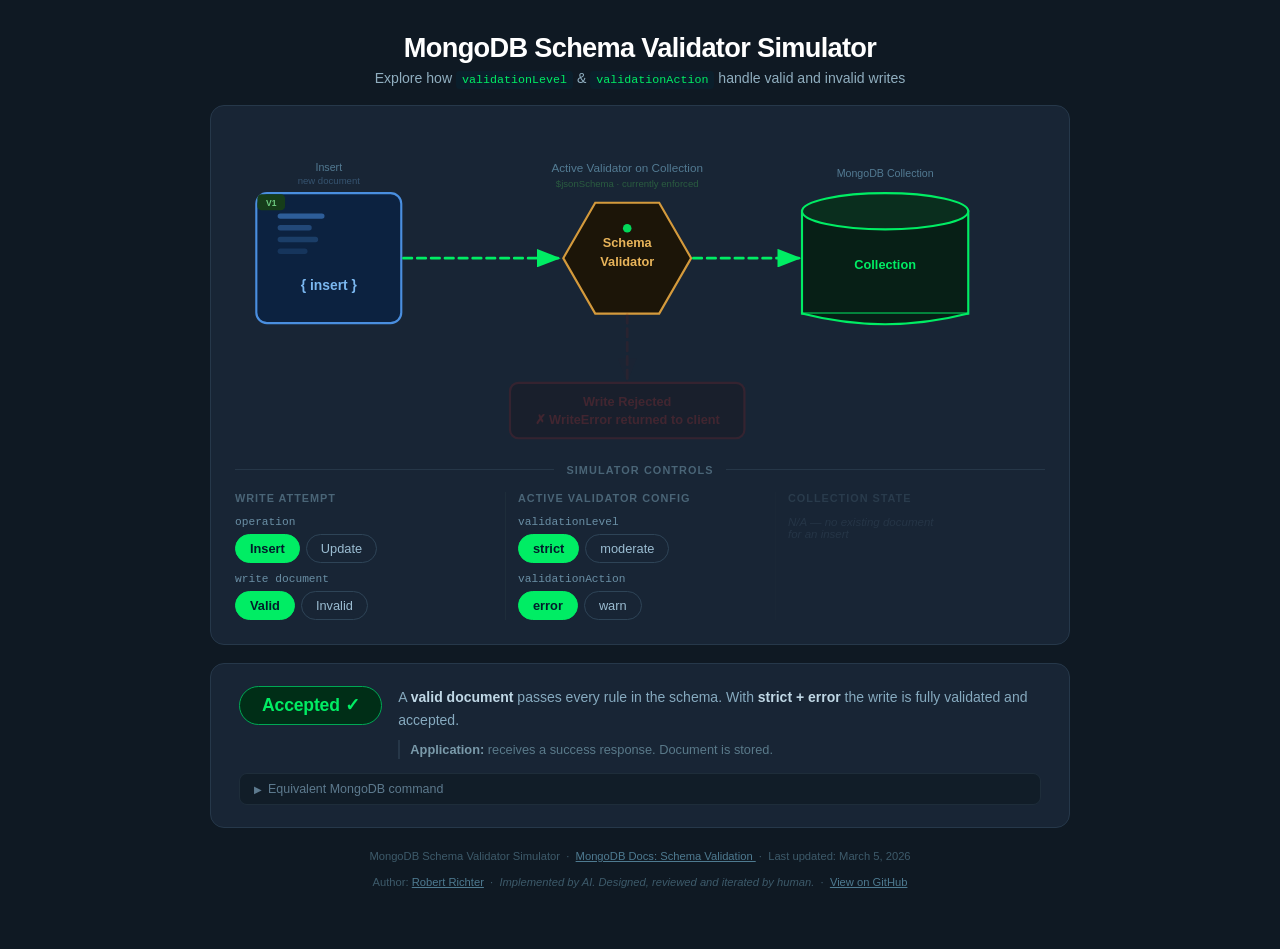
<file: previous_iterations/index.v8.html>
<!DOCTYPE html>
<html lang="en">
<head>
  <meta charset="UTF-8" />
  <meta name="viewport" content="width=device-width, initial-scale=1.0" />
  <title>MongoDB Schema Validator Simulator</title>
  <style>
    *, *::before, *::after { box-sizing: border-box; margin: 0; padding: 0; }

    body {
      font-family: -apple-system, BlinkMacSystemFont, 'Segoe UI', Roboto, sans-serif;
      background: #0F1923;
      color: #D8E8F3;
      min-height: 100vh;
      display: flex;
      flex-direction: column;
      align-items: center;
      padding: 32px 16px 56px;
      gap: 18px;
    }

    /* ── Header ──────────────────────────────────────────── */
    header { text-align: center; }

    h1 {
      font-size: 1.7rem;
      font-weight: 800;
      color: #fff;
      letter-spacing: -0.025em;
    }

    .subtitle {
      margin-top: 6px;
      font-size: 0.88rem;
      color: #90AEBF;
    }

    code {
      font-family: 'SF Mono', 'Fira Code', monospace;
      font-size: 0.83em;
      background: #0A1E2B;
      color: #00ED64;
      padding: 2px 6px;
      border-radius: 4px;
    }

    /* ── Cards ───────────────────────────────────────────── */
    .card {
      background: #182535;
      border: 1px solid #26384A;
      border-radius: 14px;
      width: 100%;
      max-width: 860px;
    }

    /* ── Diagram card ────────────────────────────────────── */
    .diagram-card { padding: 20px 24px 24px; }

    .flow-svg { width: 100%; height: auto; display: block; }

    /* ── Controls separator ──────────────────────────────── */
    .controls-sep {
      display: flex;
      align-items: center;
      gap: 12px;
      margin: 18px 0 16px;
    }
    .controls-sep::before,
    .controls-sep::after {
      content: '';
      flex: 1;
      border-top: 1px solid #263748;
    }
    .controls-sep-label {
      font-size: 0.68rem;
      font-weight: 700;
      color: #4A6577;
      text-transform: uppercase;
      letter-spacing: 0.1em;
      white-space: nowrap;
    }

    /* ── 3-column controls grid ──────────────────────────── */
    .controls-grid {
      display: grid;
      grid-template-columns: 1fr 1fr 1fr;
      gap: 0;
    }

    .ctrl-col {
      padding: 0 12px;
      display: flex;
      flex-direction: column;
      gap: 10px;
    }
    .ctrl-col:first-child { padding-left: 0; }
    .ctrl-col:last-child  { padding-right: 0; }
    .ctrl-col + .ctrl-col { border-left: 1px solid #1E2D3A; }

    .ctrl-col-title {
      font-size: 0.68rem;
      font-weight: 700;
      color: #4A6577;
      text-transform: uppercase;
      letter-spacing: 0.09em;
      margin-bottom: 2px;
    }

    .ctrl-group {
      display: flex;
      flex-direction: column;
      gap: 6px;
    }

    .ctrl-group-label {
      font-size: 0.7rem;
      color: #6A8FA5;
      font-family: 'SF Mono', 'Fira Code', monospace;
    }

    .btn-row { display: flex; gap: 6px; flex-wrap: wrap; }

    .toggle {
      padding: 6px 14px;
      border-radius: 16px;
      border: 1.5px solid #2E4457;
      background: transparent;
      color: #9BBDD2;
      font-size: 0.8rem;
      font-weight: 500;
      cursor: pointer;
      transition: border-color 0.15s, color 0.15s, background 0.15s;
      font-family: inherit;
    }
    .toggle:hover { border-color: #00C957; color: #E0EAF3; }
    .toggle.active {
      background: #00ED64;
      border-color: #00ED64;
      color: #001E2B;
      font-weight: 700;
    }

    /* Right column disabled state (insert mode) */
    .ctrl-col-right.disabled {
      opacity: 0.35;
      pointer-events: none;
    }
    .ctrl-col-right .na-note {
      font-size: 0.72rem;
      color: #3D5266;
      font-style: italic;
      display: none;
    }
    .ctrl-col-right.disabled .na-note { display: block; }
    .ctrl-col-right.disabled .ctrl-group { display: none; }

    /* ── SVG node styles ─────────────────────────────────── */
    .doc-rect  { fill: #0C2240; stroke: #4A8FE0; stroke-width: 2; transition: fill 0.25s, stroke 0.25s; }
    .doc-line  { fill: #4A8FE0; transition: fill 0.25s; }
    .doc-label { fill: #7BB8F0; font-size: 13px; font-weight: 700; font-family: inherit; transition: fill 0.25s; }

    .wv-invalid .doc-rect  { fill: #261508; stroke: #D49A3C; }
    .wv-invalid .doc-line  { fill: #D49A3C; }
    .wv-invalid .doc-label { fill: #E8B45A; }

    .hex-shape { fill: #1C1508; stroke: #D49A3C; stroke-width: 2; transition: stroke 0.3s, fill 0.3s, stroke-dasharray 0.3s; }
    .hex-label { fill: #E8B45A; font-size: 12px; font-weight: 600; font-family: inherit; }

    .cyl-body  { fill: #071F16; stroke: #00A854; stroke-width: 2; transition: stroke 0.3s; }
    .cyl-cap   { fill: #0A2E1E; stroke: #00A854; stroke-width: 2; transition: stroke 0.3s; }
    .cyl-label { fill: #00ED64; font-size: 12px; font-weight: 600; font-family: inherit; }

    .err-rect  { fill: #200A0A; stroke: #AA2020; stroke-width: 2; transition: opacity 0.3s, stroke 0.3s; }
    .err-label { fill: #E04040; font-size: 12px; font-weight: 600; font-family: inherit; transition: opacity 0.3s; }

    .node-cap  { fill: #527A92; font-size: 10px; font-family: inherit; }

    /* Arrows base */
    .arrow { fill: none; stroke-width: 2.5; stroke-linecap: round; }
    .arr-ok  { stroke: #2D74DA; opacity: 0.2; stroke-dasharray: 8 5; }
    .arr-err { stroke: #8B1A1A; opacity: 0.15; stroke-dasharray: 8 5; }
    .hd-ok   { fill: #2D74DA; opacity: 0.2; }
    .hd-err  { fill: #8B1A1A; opacity: 0.15; }

    /* Warn badge & bypass indicator */
    .warn-badge      { opacity: 0; transition: opacity 0.25s; }
    .bypass-indicator { opacity: 0; transition: opacity 0.25s; }

    /* Error nodes dimmed by default */
    .err-rect  { opacity: 0.2; }
    .err-label { opacity: 0.2; }

    /* ── State: ACCEPTED ──────────────────────────────────── */
    .s-accepted .arr-ok  { stroke: #00ED64; opacity: 1; animation: flowDash 0.75s linear infinite; }
    .s-accepted .hd-ok   { fill: #00ED64; opacity: 1; }
    .s-accepted .cyl-body { stroke: #00ED64; }
    .s-accepted .cyl-cap  { stroke: #00ED64; }

    /* ── State: BYPASSED (teal) ───────────────────────────── */
    .s-bypassed .arr-ok  { stroke: #00C4B4; opacity: 1; animation: flowDash 0.6s linear infinite; }
    .s-bypassed .hd-ok   { fill: #00C4B4; opacity: 1; }
    .s-bypassed .hex-shape {
      stroke: #00C4B4;
      stroke-dasharray: 7 4;
      fill: #091A14;
    }
    .s-bypassed .hex-label { fill: #00C4B4; }
    .s-bypassed .bypass-indicator { opacity: 1; }
    .s-bypassed .cyl-body { stroke: #00C4B4; }
    .s-bypassed .cyl-cap  { stroke: #00C4B4; }

    /* ── State: WARNED ────────────────────────────────────── */
    .s-warned .arr-ok   { stroke: #F5A623; opacity: 1; animation: flowDash 0.75s linear infinite; }
    .s-warned .hd-ok    { fill: #F5A623; opacity: 1; }
    .s-warned .warn-badge { opacity: 1; }
    .s-warned .cyl-body { stroke: #F5A623; }
    .s-warned .cyl-cap  { stroke: #F5A623; }

    /* ── State: REJECTED ──────────────────────────────────── */
    .s-rejected .arr-ok  { stroke: #CC3333; opacity: 0.3; }
    .s-rejected .hd-ok   { fill: #CC3333; opacity: 0.3; }
    .s-rejected .arr-err { stroke: #E74C3C; opacity: 1; animation: flowDash 0.75s linear infinite; }
    .s-rejected .hd-err  { fill: #E74C3C; opacity: 1; }
    .s-rejected .hex-shape  { stroke: #E74C3C; }
    .s-rejected .active-dot { fill: #E74C3C; }
    .s-rejected .err-rect   { opacity: 1; stroke: #E74C3C; }
    .s-rejected .err-label  { opacity: 1; fill: #E74C3C; }

    /* Bypassed: active dot turns teal */
    .s-bypassed .active-dot { fill: #00C4B4; }

    @keyframes flowDash { to { stroke-dashoffset: -26; } }

    /* ── Existing doc in collection ───────────────────────── */
    .existing-doc  { opacity: 0; transition: opacity 0.3s; }
    .wt-update .existing-doc { opacity: 1; }

    .exist-card { stroke-width: 1.5; transition: stroke 0.25s, fill 0.25s; }
    .ev-valid   .exist-card { fill: #0C2240; stroke: #4A8FE0; }
    .ev-invalid .exist-card { fill: #261508; stroke: #D49A3C; }

    .exist-line { transition: fill 0.25s; }
    .ev-valid   .exist-line { fill: #4A8FE0; }
    .ev-invalid .exist-line { fill: #D49A3C; }

    .exist-badge { transition: fill 0.25s; }
    .ev-valid   .exist-badge { fill: #1A3D6E; }
    .ev-invalid .exist-badge { fill: #42200A; }

    .exist-badge-text { font-size: 8px; font-weight: 800; font-family: inherit; transition: fill 0.25s; }
    .ev-valid   .exist-badge-text { fill: #90C5F0; }
    .ev-invalid .exist-badge-text { fill: #E8B45A; }

    .exist-status { font-size: 9px; font-weight: 600; font-family: inherit; }
    .exist-status-valid   { fill: #7BB8F0; opacity: 0; transition: opacity 0.25s; }
    .exist-status-invalid { fill: #D49A3C; opacity: 0; transition: opacity 0.25s; }
    .ev-valid   .exist-status-valid   { opacity: 1; }
    .ev-invalid .exist-status-invalid { opacity: 1; }

    /* Result pills on existing doc */
    .exist-result-ok,
    .exist-result-bypassed,
    .exist-result-warn,
    .exist-result-no { opacity: 0; transition: opacity 0.3s; }

    .wt-update.s-accepted  .exist-result-ok       { opacity: 1; }
    .wt-update.s-bypassed  .exist-result-bypassed  { opacity: 1; }
    .wt-update.s-warned    .exist-result-warn      { opacity: 1; }
    .wt-update.s-rejected  .exist-result-no        { opacity: 1; }

    /* ── Status card ──────────────────────────────────────── */
    .status-card { padding: 22px 28px; }

    .status-top {
      display: flex;
      align-items: flex-start;
      gap: 16px;
      flex-wrap: wrap;
    }

    .status-badge {
      display: inline-block;
      font-size: 1.1rem;
      font-weight: 800;
      padding: 8px 22px;
      border-radius: 26px;
      letter-spacing: -0.01em;
      transition: background 0.25s, color 0.25s, border-color 0.25s;
      white-space: nowrap;
      flex-shrink: 0;
    }
    .status-badge.accepted { background: #002E17; color: #00ED64; border: 1.5px solid #00A854; }
    .status-badge.bypassed { background: #00231F; color: #00C4B4; border: 1.5px solid #009D8E; }
    .status-badge.warned   { background: #2A1A00; color: #F5A623; border: 1.5px solid #C9842A; }
    .status-badge.rejected { background: #250808; color: #E74C3C; border: 1.5px solid #C0392B; }

    .status-texts { flex: 1; min-width: 0; }

    .status-expl {
      font-size: 0.875rem;
      color: #86AABF;
      line-height: 1.65;
    }
    .status-expl strong { color: #C0D8E6; }
    .status-expl em     { color: #A8C8D8; font-style: normal; font-weight: 600; }

    .status-consequence {
      margin-top: 8px;
      font-size: 0.8rem;
      color: #5A7A8A;
      line-height: 1.5;
      padding-left: 10px;
      border-left: 2px solid #263748;
    }
    .status-consequence strong { color: #7A9AAA; }

    /* Insight badge (⚡ powerful behavior) */
    .insight-badge {
      display: none;
      margin-top: 10px;
      padding: 8px 12px;
      background: #001F1C;
      border: 1px solid #00736A;
      border-left: 3px solid #00C4B4;
      border-radius: 6px;
      font-size: 0.8rem;
      color: #5AC4BC;
      line-height: 1.5;
    }
    .insight-badge strong { color: #90D8D2; }
    .insight-badge.visible { display: block; }
    .insight-badge::before { content: '⚡ '; }

    /* MongoDB command snippet */
    .mongo-cmd {
      margin-top: 14px;
      border: 1px solid #1E2D3A;
      border-radius: 8px;
      overflow: hidden;
    }
    .mongo-cmd summary {
      padding: 8px 14px;
      font-size: 0.78rem;
      color: #5D7A8E;
      cursor: pointer;
      background: #111D28;
      user-select: none;
      list-style: none;
      display: flex;
      align-items: center;
      gap: 6px;
    }
    .mongo-cmd summary::before { content: '▶'; font-size: 0.6rem; transition: transform 0.2s; }
    .mongo-cmd[open] summary::before { transform: rotate(90deg); }
    .mongo-cmd summary:hover { color: #90AEBF; }
    .mongo-cmd pre {
      margin: 0;
      padding: 14px 16px;
      background: #0A1520;
      font-family: 'SF Mono', 'Fira Code', monospace;
      font-size: 0.78rem;
      color: #7EC8FF;
      line-height: 1.7;
      overflow-x: auto;
    }
    .cmd-key    { color: #9BCFFF; }
    .cmd-str    { color: #00ED64; }
    .cmd-comment { color: #3D5A6A; }

    /* ── Footer ──────────────────────────────────────────── */
    footer { font-size: 0.7rem; color: #3D5A6A; text-align: center; line-height: 1.8; }
    footer a { color: #4E7A90; text-decoration: underline; }
    footer a:hover { color: #7AAABF; }

    /* ── Tooltip ─────────────────────────────────────────── */
    #tooltip {
      position: fixed;
      background: #0C1E2B;
      border: 1px solid #2A4055;
      border-radius: 10px;
      padding: 12px 16px;
      font-size: 0.78rem;
      color: #A8C8D8;
      max-width: 290px;
      pointer-events: none;
      opacity: 0;
      transition: opacity 0.15s ease;
      z-index: 200;
      line-height: 1.6;
      box-shadow: 0 10px 30px rgba(0,0,0,0.55);
    }
    #tooltip.visible { opacity: 1; }
    #tooltip strong { color: #E0EAF3; }
    #tooltip code {
      font-family: 'SF Mono', 'Fira Code', monospace;
      font-size: 0.82em;
      background: #0A1520;
      color: #00ED64;
      padding: 1px 5px;
      border-radius: 3px;
    }
    .tip-row {
      display: flex;
      align-items: baseline;
      gap: 8px;
      margin-top: 5px;
    }
    .tip-label {
      color: #4A6577;
      font-size: 0.7rem;
      font-family: 'SF Mono', 'Fira Code', monospace;
      white-space: nowrap;
    }
    .tip-desc {
      color: #5A7A8A;
      font-size: 0.74rem;
      margin-top: 4px;
      line-height: 1.5;
    }
    .tip-node { cursor: help; }

    /* ── Responsive ──────────────────────────────────────── */
    @media (max-width: 600px) {
      h1 { font-size: 1.3rem; }
      .diagram-card { padding: 16px; }
      .controls-grid { grid-template-columns: 1fr; gap: 14px; }
      .ctrl-col + .ctrl-col { border-left: none; border-top: 1px solid #1E2D3A; padding-left: 0; padding-top: 14px; }
      .status-top { flex-direction: column; }
    }
  </style>
</head>
<body>

<header>
  <h1>MongoDB Schema Validator Simulator</h1>
  <p class="subtitle">
    Explore how <code>validationLevel</code> &amp; <code>validationAction</code>
    handle valid and invalid writes
  </p>
</header>

<!-- ── Diagram + Controls Card ──────────────────────────────────── -->
<div class="card diagram-card">

  <!--
    SVG layout (viewBox 760 × 300):
      Write-attempt doc : center x=88
      Validator hexagon : center x=368, r=60
      Collection cyl    : center x=610
      Error box         : center x=368, y≈270

    Hex vertices (flat-side, 0°=right):
      (428,128)(398,180)(338,180)(308,128)(338,76)(398,76)
  -->
  <svg id="flow-svg" class="flow-svg" viewBox="0 0 760 300" xmlns="http://www.w3.org/2000/svg">
    <defs>
      <marker id="mok"  markerWidth="9" markerHeight="7" refX="8" refY="3.5" orient="auto">
        <polygon class="hd-ok"  points="0 0,9 3.5,0 7"/>
      </marker>
      <marker id="merr" markerWidth="9" markerHeight="7" refX="8" refY="3.5" orient="auto">
        <polygon class="hd-err" points="0 0,9 3.5,0 7"/>
      </marker>
    </defs>

    <!-- ── Node captions ── -->
    <text id="cap-write-type" class="node-cap" x="88"  y="42" text-anchor="middle">Insert</text>
    <text id="cap-write-sub"  class="node-cap" x="88"  y="54" text-anchor="middle"
          style="font-size:9px;fill:#365470;">new document</text>
    <text class="node-cap" x="368" y="43" text-anchor="middle" style="font-size:11px;">Active Validator on Collection</text>
    <text class="node-cap" x="368" y="57" text-anchor="middle" style="font-size:9px;fill:#2A5C40;">$jsonSchema · currently enforced</text>
    <text class="node-cap" x="610" y="48" text-anchor="middle">MongoDB Collection</text>

    <!-- ── Write-attempt document node ── -->
    <g data-tip="doc" class="tip-node">
      <rect class="doc-rect" x="20" y="63" width="136" height="122" rx="10"/>
      <rect class="doc-line" x="40" y="82"  width="44" height="5" rx="2.5" opacity="0.55"/>
      <rect class="doc-line" x="40" y="93"  width="32" height="5" rx="2.5" opacity="0.35"/>
      <rect class="doc-line" x="40" y="104" width="38" height="5" rx="2.5" opacity="0.25"/>
      <rect class="doc-line" x="40" y="115" width="28" height="5" rx="2.5" opacity="0.18"/>
      <!-- Version badge (V1 for insert, V2 for update) — toggled by JS -->
      <rect id="doc-version-badge" fill="#1A3D6E" x="21" y="64" width="26" height="15" rx="4"/>
      <text id="doc-version-text" fill="#90C5F0" font-size="8" font-weight="800" font-family="inherit"
            x="34" y="75" text-anchor="middle">V1</text>
      <!-- Op label -->
      <text id="doc-op-label" class="doc-label" x="88" y="154" text-anchor="middle">{ insert }</text>
    </g>

    <!-- ── Arrow 1: Doc → Validator ── -->
    <path class="arrow arr-ok" d="M 158 124 L 303 124" marker-end="url(#mok)"/>

    <!-- ── Validator hexagon ── -->
    <g data-tip="validator" class="tip-node">
      <polygon class="hex-shape" points="428,124 398,176 338,176 308,124 338,72 398,72"/>
      <!-- Active indicator dot -->
      <circle class="active-dot" cx="368" cy="96" r="4" fill="#00ED64" opacity="0.9"/>
      <text class="hex-label" x="368" y="114" text-anchor="middle">Schema</text>
      <text class="hex-label" x="368" y="131" text-anchor="middle">Validator</text>
      <!-- Bypass indicator (teal, shown only in bypassed state) -->
      <text class="bypass-indicator" fill="#00C4B4" font-size="10" font-weight="700"
            font-family="inherit" x="368" y="153" text-anchor="middle">⤳ bypassed</text>
    </g>

    <!-- ── Arrow 2: Validator → Collection ── -->
    <path class="arrow arr-ok" d="M 430 124 L 529 124" marker-end="url(#mok)"/>

    <!-- ── Collection cylinder ──
         Body rect  : x=532, y=80, w=156, h=96  → right=688, bottom=176
         Top ellipse: cx=610, cy=80, rx=78, ry=17 → top≈y=63 (15px below caption at y=48)
    -->
    <g data-tip="collection" class="tip-node">
      <rect class="cyl-body" x="532" y="80" width="156" height="96"/>
      <ellipse class="cyl-cap" cx="610" cy="80" rx="78" ry="17"/>
      <path class="cyl-body" d="M 532 176 Q 610 196 688 176" fill="none" stroke-width="2"/>
      <text class="cyl-label" x="610" y="134" text-anchor="middle">Collection</text>
      <!-- Warn badge — sits inside the top-right of the cylinder cap -->
      <g class="warn-badge">
        <circle fill="#F5A623" cx="681" cy="74" r="16"/>
        <text fill="#1A0E00" font-size="13" font-weight="900" font-family="inherit"
              x="681" y="80" text-anchor="middle">⚠</text>
        <text fill="#F5A623" font-size="8" font-family="inherit"
              x="681" y="97" text-anchor="middle">Warning</text>
      </g>
    </g>

    <!-- ── Existing doc in collection (update mode only) ──
         Positioned overlapping the cylinder's left edge (x=532):
         card x=497–555, so 35px hangs outside, 23px inside.
    -->
    <g class="existing-doc" data-tip="existing-doc" style="cursor:help">
      <rect fill="#000" opacity="0.35" x="501" y="99" width="58" height="72" rx="8"/>
      <rect class="exist-card"  x="497" y="95"  width="58" height="72" rx="7"/>
      <rect class="exist-line"  x="506" y="107" width="32" height="3.5" rx="1.75" opacity="0.7"/>
      <rect class="exist-line"  x="506" y="115" width="24" height="3.5" rx="1.75" opacity="0.5"/>
      <rect class="exist-line"  x="506" y="123" width="28" height="3.5" rx="1.75" opacity="0.35"/>
      <rect class="exist-line"  x="506" y="131" width="18" height="3.5" rx="1.75" opacity="0.2"/>
      <rect class="exist-badge" x="498" y="96"  width="24" height="14" rx="4"/>
      <text class="exist-badge-text" x="510" y="106" text-anchor="middle">V1</text>
      <text class="exist-status exist-status-valid"   x="526" y="153" text-anchor="middle">✓ valid</text>
      <text class="exist-status exist-status-invalid" x="526" y="153" text-anchor="middle">⚠ invalid</text>
      <!-- Result pills (sit just below the cylinder bottom at y=176) -->
      <g class="exist-result-ok">
        <rect fill="#002E17" x="481" y="178" width="92" height="16" rx="8"/>
        <text fill="#00ED64" font-size="9" font-weight="700" font-family="inherit"
              x="527" y="190" text-anchor="middle">✓ updated → V2</text>
      </g>
      <g class="exist-result-bypassed">
        <rect fill="#001F1C" x="477" y="178" width="100" height="16" rx="8"/>
        <text fill="#00C4B4" font-size="9" font-weight="700" font-family="inherit"
              x="527" y="190" text-anchor="middle">⤳ updated (bypassed)</text>
      </g>
      <g class="exist-result-warn">
        <rect fill="#2E1C00" x="475" y="178" width="104" height="16" rx="8"/>
        <text fill="#F5A623" font-size="9" font-weight="700" font-family="inherit"
              x="527" y="190" text-anchor="middle">⚠ updated + warned</text>
      </g>
      <g class="exist-result-no">
        <rect fill="#280808" x="481" y="178" width="92" height="16" rx="8"/>
        <text fill="#E74C3C" font-size="9" font-weight="700" font-family="inherit"
              x="527" y="190" text-anchor="middle">✗ write blocked</text>
      </g>
    </g>

    <!-- ── Arrow 3: Validator → Error ── -->
    <path class="arrow arr-err" d="M 368 177 L 368 238" marker-end="url(#merr)"/>

    <!-- ── Error box ── -->
    <g data-tip="error" class="tip-node">
      <rect class="err-rect" x="258" y="241" width="220" height="52" rx="8"/>
      <text class="err-label" x="368" y="263" text-anchor="middle"
            font-size="13" font-family="inherit" font-weight="700">Write Rejected</text>
      <text class="err-label" x="368" y="280" text-anchor="middle"
            font-size="11" font-family="inherit">✗ WriteError returned to client</text>
    </g>

  </svg>

  <!-- ── Controls separator ── -->
  <div class="controls-sep">
    <span class="controls-sep-label">Simulator Controls</span>
  </div>

  <!-- ── 3-column controls ── -->
  <div class="controls-grid">

    <!-- Left: Write operation (under doc) -->
    <div class="ctrl-col ctrl-col-left">
      <div class="ctrl-col-title">Write Attempt</div>

      <div class="ctrl-group">
        <span class="ctrl-group-label">operation</span>
        <div class="btn-row">
          <button class="toggle active" data-group="op" data-value="insert"
                  title="A new document being inserted for the first time">Insert</button>
          <button class="toggle" data-group="op" data-value="update"
                  title="Modifying a document that already exists in the collection">Update</button>
        </div>
      </div>

      <div class="ctrl-group">
        <span class="ctrl-group-label">write document</span>
        <div class="btn-row">
          <button class="toggle active" data-group="writeValidity" data-value="valid"
                  title="The document being written satisfies all rules in the current schema">Valid</button>
          <button class="toggle" data-group="writeValidity" data-value="invalid"
                  title="The document being written violates one or more rules in the current schema">Invalid</button>
        </div>
      </div>
    </div>

    <!-- Middle: Validator config (under hex) -->
    <div class="ctrl-col ctrl-col-mid">
      <div class="ctrl-col-title">Active Validator Config</div>

      <div class="ctrl-group">
        <span class="ctrl-group-label">validationLevel</span>
        <div class="btn-row">
          <button class="toggle active" data-group="level" data-value="strict"
                  title="strict: ALL writes are validated — inserts and updates to any document">strict</button>
          <button class="toggle" data-group="level" data-value="moderate"
                  title="moderate: Inserts + updates to currently-valid docs are validated. Updates to already-invalid docs bypass validation.">moderate</button>
        </div>
      </div>

      <div class="ctrl-group">
        <span class="ctrl-group-label">validationAction</span>
        <div class="btn-row">
          <button class="toggle active" data-group="action" data-value="error"
                  title="error: Reject the write and return a WriteError to the application">error</button>
          <button class="toggle" data-group="action" data-value="warn"
                  title="warn: Allow the write, store the document, and log a warning in the MongoDB log">warn</button>
        </div>
      </div>
    </div>

    <!-- Right: Collection state (under cylinder) -->
    <div class="ctrl-col ctrl-col-right" id="ctrl-col-right">
      <div class="ctrl-col-title">Collection State</div>
      <p class="na-note">N/A — no existing document<br>for an insert</p>

      <div class="ctrl-group">
        <span class="ctrl-group-label">existing document</span>
        <div class="btn-row">
          <button class="toggle active" data-group="existingValidity" data-value="valid"
                  title="The document already stored in the collection conforms to the current schema">Valid</button>
          <button class="toggle" data-group="existingValidity" data-value="invalid"
                  title="The document already stored in the collection violates the current schema (e.g. written before validation was enabled)">Invalid</button>
        </div>
      </div>
    </div>

  </div><!-- /controls-grid -->
</div><!-- /diagram-card -->

<!-- ── Status Card ───────────────────────────────────────────────── -->
<div class="card status-card">
  <div class="status-top">
    <div id="status-badge" class="status-badge accepted">Accepted ✓</div>
    <div class="status-texts">
      <div id="status-expl" class="status-expl">
        A valid document always passes validation regardless of
        <strong>validationLevel</strong> or <strong>validationAction</strong>.
      </div>
      <div id="status-consequence" class="status-consequence">
        <strong>Application:</strong> receives a success response. Document is stored.
      </div>
    </div>
  </div>

  <div id="insight-badge" class="insight-badge"></div>

  <details class="mongo-cmd" id="mongo-cmd">
    <summary>Equivalent MongoDB command</summary>
    <pre id="cmd-snippet"></pre>
  </details>
</div>

<div id="tooltip"></div>

<footer>
  <div style="margin-bottom:6px">
    MongoDB Schema Validator Simulator &nbsp;·&nbsp;
    <a href="https://www.mongodb.com/docs/manual/core/schema-validation/" target="_blank" rel="noopener">
      MongoDB Docs: Schema Validation
    </a>
    &nbsp;·&nbsp; Last updated: March 5, 2026
  </div>
  <div>
    Author: <a href="https://www.linkedin.com/in/robert-richter-27b46812b/" target="_blank" rel="noopener">Robert Richter</a>
    &nbsp;·&nbsp; <span style="font-style:italic">Implemented by AI. Designed, reviewed and iterated by human.</span>
    &nbsp;·&nbsp; <a href="https://github.com/robertrichtermongodb/mongodbschemavalidationvisualizer" target="_blank" rel="noopener">View on GitHub</a>
  </div>
</footer>

<script>
  // ── State ──────────────────────────────────────────────────────────────────
  const state = {
    op:               'insert',  // 'insert' | 'update'
    writeValidity:    'valid',   // 'valid' | 'invalid'
    existingValidity: 'valid',   // 'valid' | 'invalid' (only for update)
    level:            'strict',  // 'strict' | 'moderate'
    action:           'error',   // 'error'  | 'warn'
  };

  // ── Outcome definitions ────────────────────────────────────────────────────
  // r:           'accepted' | 'bypassed' | 'warned' | 'rejected'
  // msg:         main explanation
  // consequence: application-layer impact
  // insight:     '' or a ⚡ powerful-behavior callout (no risk framing)
  //
  // Key: `${op}|${writeValidity}|${existingValidity}|${level}|${action}`
  // For insert, existingValidity is ignored — we normalise it to 'any' in the key.

  const outcomes = {

    // ── INSERT — valid write ────────────────────────────────────────────────
    'insert|valid|strict|error': {
      r: 'accepted',
      msg: 'A <strong>valid document</strong> passes every rule in the schema. With <strong>strict + error</strong> the write is fully validated and accepted.',
      consequence: '<strong>Application:</strong> receives a success response. Document is stored.',
      insight: '',
    },
    'insert|valid|strict|warn': {
      r: 'accepted',
      msg: 'A <strong>valid document</strong> passes the schema. <strong>warn</strong> mode only triggers a log entry when a violation occurs — nothing to log here.',
      consequence: '<strong>Application:</strong> receives a success response. Document is stored.',
      insight: '',
    },
    'insert|valid|moderate|error': {
      r: 'accepted',
      msg: 'A <strong>valid document</strong> passes the schema. Inserts are always fully validated under <strong>moderate</strong>, and this one passes cleanly.',
      consequence: '<strong>Application:</strong> receives a success response. Document is stored.',
      insight: '',
    },
    'insert|valid|moderate|warn': {
      r: 'accepted',
      msg: 'A <strong>valid document</strong> passes the schema. Validator configuration has no effect on a write that satisfies all rules.',
      consequence: '<strong>Application:</strong> receives a success response. Document is stored.',
      insight: '',
    },

    // ── INSERT — invalid write ──────────────────────────────────────────────
    'insert|invalid|strict|error': {
      r: 'rejected',
      msg: '<strong>strict + error</strong>: Every insert is validated. The document violates the schema — the write is <strong>rejected</strong> and a <code>WriteError</code> is returned.',
      consequence: '<strong>Application:</strong> receives a WriteError and must handle it (retry with a valid document, surface the error, etc.).',
      insight: '',
    },
    'insert|invalid|strict|warn': {
      r: 'warned',
      msg: '<strong>strict + warn</strong>: The insert is validated and fails the schema. Instead of rejecting, MongoDB <strong>stores the document</strong> and writes a warning to the server log. The application receives a success response.',
      consequence: '<strong>Application:</strong> receives a success response — it has no way to know a violation occurred without inspecting the MongoDB log.',
      insight: 'The write IS stored. warn mode never blocks writes — it only logs. Use this when you need visibility into violations without impacting write availability.',
    },
    'insert|invalid|moderate|error': {
      r: 'rejected',
      msg: '<strong>moderate + error</strong>: Inserts are <em>always</em> fully validated under <strong>moderate</strong> — just like strict. The document violates the schema and is <strong>rejected</strong>.',
      consequence: '<strong>Application:</strong> receives a WriteError and must handle it.',
      insight: 'moderate does not bypass validation for inserts. The bypass capability of moderate applies exclusively to <em>updates of already-invalid documents</em>.',
    },
    'insert|invalid|moderate|warn': {
      r: 'warned',
      msg: '<strong>moderate + warn</strong>: Inserts are <em>always</em> fully validated under <strong>moderate</strong>. The document violates the schema, but <strong>warn</strong> action stores it and logs a warning instead of rejecting.',
      consequence: '<strong>Application:</strong> receives a success response — violation is only visible in the MongoDB server log.',
      insight: 'moderate does not bypass validation for inserts. Only updates to already-invalid documents are bypassed. The combination of moderate + warn is useful for observing violations during a migration without blocking any writes.',
    },

    // ── UPDATE — valid write + valid existing ───────────────────────────────
    'update|valid|valid|strict|error': {
      r: 'accepted',
      msg: 'A <strong>valid update</strong> to a <strong>valid existing document</strong> — the cleanest path. <strong>strict</strong> validates the write and it passes.',
      consequence: '<strong>Application:</strong> receives a success response. Document is updated.',
      insight: '',
    },
    'update|valid|valid|strict|warn': {
      r: 'accepted',
      msg: 'A <strong>valid update</strong> to a <strong>valid existing document</strong>. <strong>warn</strong> mode only fires when there is a violation — nothing to log here.',
      consequence: '<strong>Application:</strong> receives a success response. Document is updated.',
      insight: '',
    },
    'update|valid|valid|moderate|error': {
      r: 'accepted',
      msg: 'A <strong>valid update</strong> to a <strong>valid existing document</strong>. Under <strong>moderate</strong>, the existing doc is valid, so validation is applied — and the update passes it.',
      consequence: '<strong>Application:</strong> receives a success response. Document is updated.',
      insight: '',
    },
    'update|valid|valid|moderate|warn': {
      r: 'accepted',
      msg: 'A <strong>valid update</strong> to a <strong>valid existing document</strong>. Under <strong>moderate</strong>, the existing doc is valid so validation runs — the update passes cleanly.',
      consequence: '<strong>Application:</strong> receives a success response. Document is updated.',
      insight: '',
    },

    // ── UPDATE — invalid write + valid existing ─────────────────────────────
    'update|invalid|valid|strict|error': {
      r: 'rejected',
      msg: '<strong>strict + error</strong>: The existing document was valid, so validation is applied to this update. The write violates the schema — <strong>rejected</strong>.',
      consequence: '<strong>Application:</strong> receives a WriteError. The existing document is unchanged.',
      insight: '',
    },
    'update|invalid|valid|strict|warn': {
      r: 'warned',
      msg: '<strong>strict + warn</strong>: The update is validated (existing doc was valid) and fails the schema. <strong>warn</strong> action stores the update and logs the violation — the document is now technically invalid.',
      consequence: '<strong>Application:</strong> receives a success response. The document is updated but now violates the schema. Violation is visible in the MongoDB server log.',
      insight: 'After this write, the collection contains a document that fails validation. If you later switch to strict + error, updates to that document will be blocked until it is remediated.',
    },
    'update|invalid|valid|moderate|error': {
      r: 'rejected',
      msg: '<strong>moderate + error</strong>: The existing document was valid, so <strong>moderate</strong> applies full validation to this update. The write violates the schema — <strong>rejected</strong>.',
      consequence: '<strong>Application:</strong> receives a WriteError. The existing document is unchanged.',
      insight: '',
    },
    'update|invalid|valid|moderate|warn': {
      r: 'warned',
      msg: '<strong>moderate + warn</strong>: The existing document was valid, so validation is applied. The write violates the schema — <strong>warn</strong> action stores it and logs a warning.',
      consequence: '<strong>Application:</strong> receives a success response. The document is updated but now violates the schema.',
      insight: '',
    },

    // ── UPDATE — valid write + invalid existing ─────────────────────────────
    'update|valid|invalid|strict|error': {
      r: 'accepted',
      msg: '<strong>strict + error</strong>: Under <strong>strict</strong>, all updates are validated regardless of the existing document\'s state. The write is valid — it passes and the document is improved.',
      consequence: '<strong>Application:</strong> receives a success response. The document is updated and now conforms to the schema.',
      insight: '',
    },
    'update|valid|invalid|strict|warn': {
      r: 'accepted',
      msg: '<strong>strict + warn</strong>: All updates are validated under <strong>strict</strong>. The write is valid — no violation to warn about.',
      consequence: '<strong>Application:</strong> receives a success response. The document is updated and now conforms to the schema.',
      insight: '',
    },
    'update|valid|invalid|moderate|error': {
      r: 'accepted',
      msg: '<strong>moderate</strong>: The existing document was already invalid, so validation is skipped for this update. The write goes through — and since it is also valid, the outcome is the same as under strict: <strong>accepted</strong>.',
      consequence: '<strong>Application:</strong> receives a success response. Document is updated.',
      insight: '',
    },
    'update|valid|invalid|moderate|warn': {
      r: 'accepted',
      msg: '<strong>moderate</strong>: The existing document was already invalid, so validation is skipped. The write is valid regardless, so both strict and moderate accept it — no warning is logged because no violation occurred.',
      consequence: '<strong>Application:</strong> receives a success response. Document is updated.',
      insight: '',
    },

    // ── UPDATE — invalid write + invalid existing ───────────────────────────
    'update|invalid|invalid|strict|error': {
      r: 'rejected',
      msg: '<strong>strict + error</strong>: Under <strong>strict</strong>, ALL updates are validated regardless of the existing document\'s state. The write violates the schema — <strong>rejected</strong>.',
      consequence: '<strong>Application:</strong> receives a WriteError. The existing document is unchanged.',
      insight: '',
    },
    'update|invalid|invalid|strict|warn': {
      r: 'warned',
      msg: '<strong>strict + warn</strong>: All updates are validated under <strong>strict</strong>. The write violates the schema — <strong>warn</strong> action stores it and logs the violation.',
      consequence: '<strong>Application:</strong> receives a success response. Document is updated, still invalid. Violation is visible in the MongoDB server log.',
      insight: '',
    },
    'update|invalid|invalid|moderate|error': {
      r: 'bypassed',
      msg: '<strong>moderate</strong>: The existing document was already invalid, so validation is <em>intentionally bypassed</em>. The write goes through — even though both the existing document and the incoming write violate the schema.',
      consequence: '<strong>Application:</strong> receives a success response. Document is updated and remains schema-invalid.',
      insight: 'This is moderate\'s most powerful behaviour: it gives you <strong>unconditional write availability</strong> for documents with pre-existing schema violations. During a schema migration this means your application never gets blocked by legacy invalid data — you can remediate on your own schedule.',
    },
    'update|invalid|invalid|moderate|warn': {
      r: 'bypassed',
      msg: '<strong>moderate</strong>: The existing document was already invalid, so validation is <em>intentionally bypassed</em>. No check runs, so no warning is generated either.',
      consequence: '<strong>Application:</strong> receives a success response. Document is updated and remains schema-invalid. No log entry is written.',
      insight: 'With moderate + warn, bypass takes precedence over warn — the write is never checked, so warn has nothing to act on. This is the most permissive combination: full write availability for pre-existing invalid data, with zero log noise.',
    },

  };

  // ── DOM refs ───────────────────────────────────────────────────────────────
  const svg              = document.getElementById('flow-svg');
  const statusBadge      = document.getElementById('status-badge');
  const statusExpl       = document.getElementById('status-expl');
  const statusConsequence= document.getElementById('status-consequence');
  const insightEl        = document.getElementById('insight-badge');
  const capWriteType     = document.getElementById('cap-write-type');
  const capWriteSub      = document.getElementById('cap-write-sub');
  const docOpLabel       = document.getElementById('doc-op-label');
  const docVersionBadge  = document.getElementById('doc-version-badge');
  const docVersionText   = document.getElementById('doc-version-text');
  const ctrlColRight     = document.getElementById('ctrl-col-right');
  const cmdSnippet       = document.getElementById('cmd-snippet');

  // ── Render ─────────────────────────────────────────────────────────────────
  function render() {
    const { op, writeValidity, existingValidity, level, action } = state;

    // Build lookup key — existingValidity only relevant for update
    const key = op === 'insert'
      ? `insert|${writeValidity}|${level}|${action}`
      : `update|${writeValidity}|${existingValidity}|${level}|${action}`;

    const o = outcomes[key];
    if (!o) return;

    // SVG classes: state + write-type + existing-validity
    svg.className.baseVal =
      `flow-svg s-${o.r} wt-${op} ev-${existingValidity} wv-${writeValidity}`;

    // Status badge
    const labels = {
      accepted: 'Accepted ✓',
      bypassed: 'Accepted — Bypassed ⤳',
      warned:   'Accepted with Warning ⚠',
      rejected: 'Rejected ✗',
    };
    statusBadge.textContent = labels[o.r];
    statusBadge.className   = `status-badge ${o.r}`;

    // Explanation + consequence
    statusExpl.innerHTML        = o.msg;
    statusConsequence.innerHTML = o.consequence;

    // Insight badge
    if (o.insight) {
      insightEl.innerHTML = o.insight;
      insightEl.classList.add('visible');
    } else {
      insightEl.innerHTML = '';
      insightEl.classList.remove('visible');
    }

    // MongoDB command snippet
    cmdSnippet.innerHTML = buildCmd(level, action);

    // Write-attempt doc label, caption and version badge
    const isUpdate = op === 'update';
    capWriteType.textContent = isUpdate ? 'Update'            : 'Insert';
    capWriteSub.textContent  = isUpdate ? 'modified document' : 'new document';
    docOpLabel.textContent   = isUpdate ? '{ update }'        : '{ insert }';
    // Insert = V1 (first write under current schema); Update = V2 (revised document)
    const docInvalid = writeValidity === 'invalid';
    docVersionText.textContent         = isUpdate ? 'V2' : 'V1';
    docVersionBadge.setAttribute('fill', docInvalid ? '#42200A' : (isUpdate ? '#1A3D6E' : '#163D1A'));
    docVersionText.setAttribute('fill',  docInvalid ? '#E8B45A' : (isUpdate ? '#90C5F0' : '#6ECC80'));

    // Right column: disabled for insert
    ctrlColRight.classList.toggle('disabled', !isUpdate);
  }

  // ── MongoDB command builder ────────────────────────────────────────────────
  function buildCmd(level, action) {
    return [
      `<span class="cmd-comment">// Apply validator settings to an existing collection</span>`,
      `db.runCommand({`,
      `  collMod:          <span class="cmd-str">"myCollection"</span>,`,
      `  validator:        { <span class="cmd-str">$jsonSchema</span>: { <span class="cmd-comment">/* your schema */</span> } },`,
      `  <span class="cmd-key">validationLevel</span>:  <span class="cmd-str">"${level}"</span>,`,
      `  <span class="cmd-key">validationAction</span>: <span class="cmd-str">"${action}"</span>,`,
      `})`,
      ``,
      `<span class="cmd-comment">// Or set it at collection creation time</span>`,
      `db.createCollection(<span class="cmd-str">"myCollection"</span>, {`,
      `  validator:        { <span class="cmd-str">$jsonSchema</span>: { <span class="cmd-comment">/* your schema */</span> } },`,
      `  <span class="cmd-key">validationLevel</span>:  <span class="cmd-str">"${level}"</span>,`,
      `  <span class="cmd-key">validationAction</span>: <span class="cmd-str">"${action}"</span>,`,
      `})`,
    ].join('\n');
  }

  // ── Tooltip ────────────────────────────────────────────────────────────────
  const tooltipEl = document.getElementById('tooltip');

  function badge(v) {
    return v === 'valid'
      ? '<span style="color:#00ED64;font-weight:700">✓ valid</span>'
      : '<span style="color:#D49A3C;font-weight:700">⚠ invalid</span>';
  }

  function getTooltipHTML(tipId) {
    const { op, writeValidity, existingValidity, level, action } = state;

    const levelDesc = {
      strict:   'All inserts and all updates are validated, regardless of existing document state.',
      moderate: 'Inserts and updates to currently-valid documents are validated. Updates to already-invalid documents bypass validation entirely.',
    };
    const actionDesc = {
      error: 'A violating write is <strong>rejected</strong> — a WriteError is returned to the application.',
      warn:  'A violating write is <strong>stored</strong> but a warning is written to the MongoDB server log. The application receives a success response.',
    };

    switch (tipId) {
      case 'doc':
        return `
          <strong>${op === 'insert' ? 'Insert' : 'Update'} — Write Attempt</strong>
          <div class="tip-row"><span class="tip-label">operation</span>${op === 'insert' ? 'New document, never stored before' : 'Modifying an existing document'}</div>
          <div class="tip-row"><span class="tip-label">write doc</span>${badge(writeValidity)} against current schema</div>
        `;

      case 'validator':
        return `
          <strong>Active $jsonSchema Validator</strong>
          <div class="tip-row"><span class="tip-label">validationLevel</span><code>${level}</code></div>
          <div class="tip-desc">${levelDesc[level]}</div>
          <div class="tip-row" style="margin-top:8px"><span class="tip-label">validationAction</span><code>${action}</code></div>
          <div class="tip-desc">${actionDesc[action]}</div>
        `;

      case 'collection':
        if (op === 'insert') {
          return `
            <strong>MongoDB Collection</strong>
            <div class="tip-desc">No existing document — this is a new insert. The existing document state is irrelevant.</div>
          `;
        }
        return `
          <strong>MongoDB Collection</strong>
          <div class="tip-row"><span class="tip-label">existing doc</span>${badge(existingValidity)} against current schema</div>
          <div class="tip-desc">${existingValidity === 'invalid'
            ? 'This document was written before validation was enforced (or under looser rules). It currently violates the schema.'
            : 'This document conforms to the current schema rules.'}</div>
        `;

      case 'existing-doc': {
        const lookupKey = `update|${writeValidity}|${existingValidity}|${level}|${action}`;
        const thisOutcome = outcomes[lookupKey];
        const result = thisOutcome ? thisOutcome.r : null;

        let existDesc;
        if (existingValidity === 'invalid') {
          if (level === 'moderate') {
            existDesc = 'Already stored but violates the current schema. Under <strong>moderate</strong>, updates to this document <em>bypass validation entirely</em> — MongoDB intentionally skips the check to give you write availability for legacy data during migrations.';
          } else {
            existDesc = 'Already stored but violates the current schema. Under <strong>strict</strong>, every write is validated regardless of the existing document\'s state — this update will still be checked against the schema and '
              + (action === 'error' ? '<strong>rejected</strong> if the new version violates it.' : '<strong>stored with a server-log warning</strong> if the new version violates it.');
          }
        } else {
          existDesc = 'Conforms to the current schema. Under <strong>' + level + '</strong>, updates to a valid document are always validated — the incoming write must also conform to pass.';
        }

        let outcomeDesc = '';
        if (result === 'bypassed') {
          outcomeDesc = writeValidity === 'invalid'
            ? 'V1 <strong>will be overwritten</strong> by V2. Validation is bypassed — no check runs. V2 is stored and the document <strong>remains schema-invalid</strong> in the collection.'
            : 'V1 <strong>will be overwritten</strong> by V2. Validation is bypassed, but V2 happens to be valid — the collection ends up with a conforming document.';
        } else if (result === 'accepted') {
          outcomeDesc = 'V1 <strong>will be overwritten</strong> by a valid V2. The collection will hold a schema-conforming document.';
        } else if (result === 'warned') {
          outcomeDesc = writeValidity === 'invalid'
            ? 'V1 <strong>will be overwritten</strong> by V2. Despite the violation, the write is stored — V2 is now in the collection and <strong>is schema-invalid</strong>. A warning is written to the server log.'
            : 'V1 <strong>will be overwritten</strong> by a valid V2. The write passes — V2 is stored cleanly.';
        } else if (result === 'rejected') {
          outcomeDesc = 'V1 <strong>will NOT be overwritten</strong>. The write is blocked — V1 stays unchanged in the collection.';
        }

        return `
          <strong>Existing Document in Collection (V1)</strong>
          <div class="tip-row"><span class="tip-label">state</span>${badge(existingValidity)}</div>
          <div class="tip-desc">${existDesc}</div>
          ${outcomeDesc ? `<div class="tip-desc" style="margin-top:6px;border-top:1px solid #1E3040;padding-top:6px"><span style="font-size:0.72rem;font-weight:700;color:#527A92;text-transform:uppercase;letter-spacing:.06em;display:block;margin-bottom:3px">outcome →</span>${outcomeDesc}</div>` : ''}
        `;
      }

      case 'error':
        return `
          <strong>Write Rejected</strong>
          <div class="tip-desc">A <code>WriteError</code> is returned to the application. The document is <em>not</em> stored. Any existing document in the collection is left unchanged.</div>
        `;
    }
    return '';
  }

  function positionTooltip(x, y) {
    const tw = tooltipEl.offsetWidth;
    const th = tooltipEl.offsetHeight;
    let left = x + 16;
    let top  = y + 16;
    if (left + tw > window.innerWidth  - 12) left = x - tw - 16;
    if (top  + th > window.innerHeight - 12) top  = y - th - 16;
    tooltipEl.style.left = left + 'px';
    tooltipEl.style.top  = top  + 'px';
  }

  // Attach tooltip listeners to all [data-tip] SVG groups
  document.querySelectorAll('[data-tip]').forEach(el => {
    el.addEventListener('mousemove', e => {
      tooltipEl.innerHTML = getTooltipHTML(el.dataset.tip);
      tooltipEl.classList.add('visible');
      positionTooltip(e.clientX, e.clientY);
    });
    el.addEventListener('mouseleave', () => {
      tooltipEl.classList.remove('visible');
    });
  });

  // ── Toggle handlers ────────────────────────────────────────────────────────
  document.querySelectorAll('.toggle').forEach(btn => {
    btn.addEventListener('click', () => {
      const { group, value } = btn.dataset;
      document.querySelectorAll(`.toggle[data-group="${group}"]`)
        .forEach(b => b.classList.remove('active'));
      btn.classList.add('active');
      state[group] = value;
      render();
    });
  });

  render();
</script>
</body>
</html>
</file>
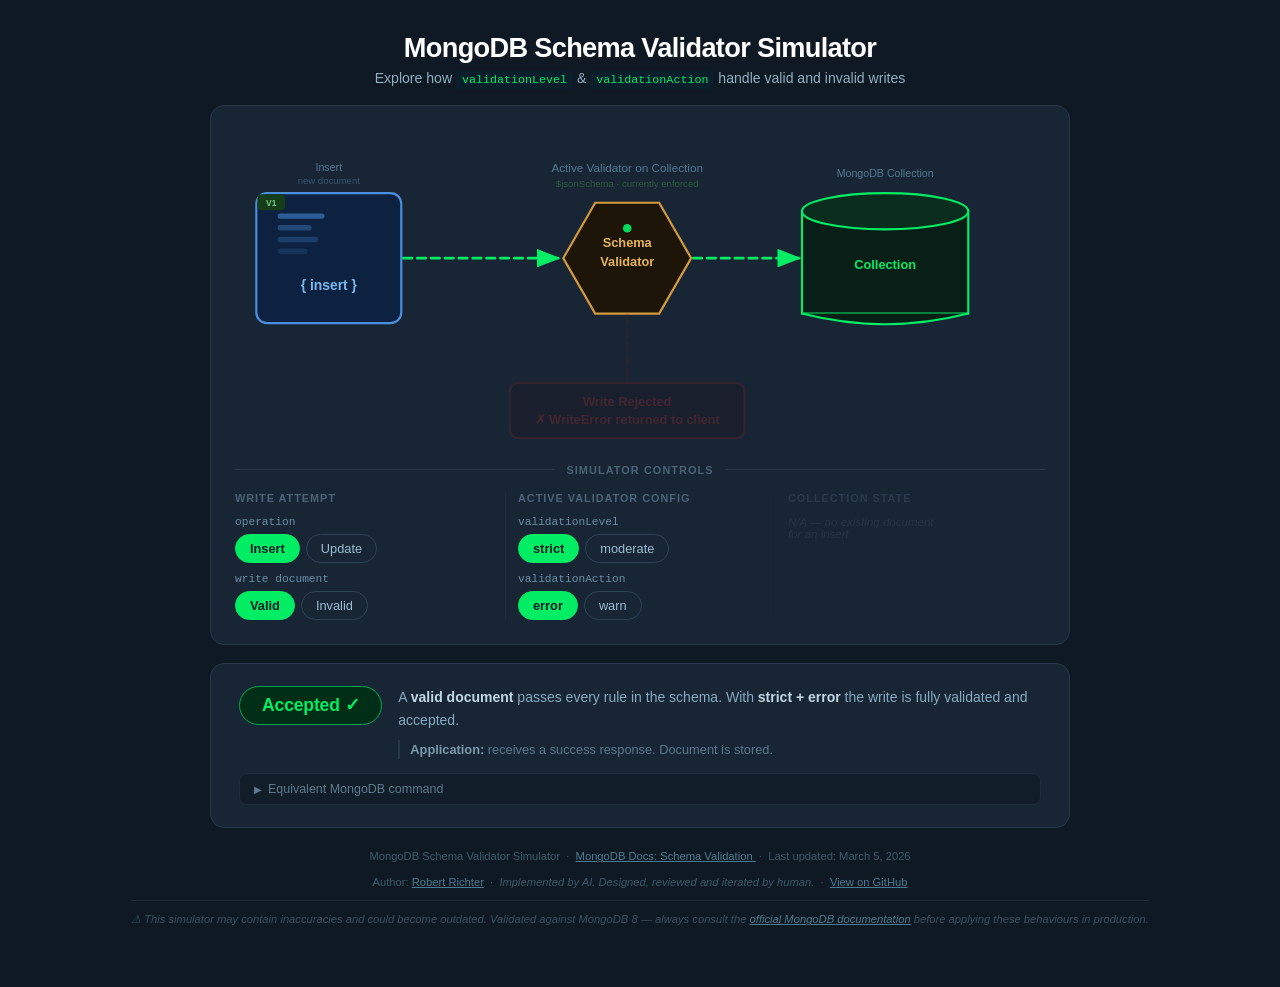
<file: previous_iterations/index.v9.html>
<!DOCTYPE html>
<html lang="en">
<head>
  <meta charset="UTF-8" />
  <meta name="viewport" content="width=device-width, initial-scale=1.0" />
  <title>MongoDB Schema Validator Simulator</title>
  <style>
    *, *::before, *::after { box-sizing: border-box; margin: 0; padding: 0; }

    body {
      font-family: -apple-system, BlinkMacSystemFont, 'Segoe UI', Roboto, sans-serif;
      background: #0F1923;
      color: #D8E8F3;
      min-height: 100vh;
      display: flex;
      flex-direction: column;
      align-items: center;
      padding: 32px 16px 56px;
      gap: 18px;
    }

    /* ── Header ──────────────────────────────────────────── */
    header { text-align: center; }

    h1 {
      font-size: 1.7rem;
      font-weight: 800;
      color: #fff;
      letter-spacing: -0.025em;
    }

    .subtitle {
      margin-top: 6px;
      font-size: 0.88rem;
      color: #90AEBF;
    }

    code {
      font-family: 'SF Mono', 'Fira Code', monospace;
      font-size: 0.83em;
      background: #0A1E2B;
      color: #00ED64;
      padding: 2px 6px;
      border-radius: 4px;
    }

    /* ── Cards ───────────────────────────────────────────── */
    .card {
      background: #182535;
      border: 1px solid #26384A;
      border-radius: 14px;
      width: 100%;
      max-width: 860px;
    }

    /* ── Diagram card ────────────────────────────────────── */
    .diagram-card { padding: 20px 24px 24px; }

    .flow-svg { width: 100%; height: auto; display: block; }

    /* ── Controls separator ──────────────────────────────── */
    .controls-sep {
      display: flex;
      align-items: center;
      gap: 12px;
      margin: 18px 0 16px;
    }
    .controls-sep::before,
    .controls-sep::after {
      content: '';
      flex: 1;
      border-top: 1px solid #263748;
    }
    .controls-sep-label {
      font-size: 0.68rem;
      font-weight: 700;
      color: #4A6577;
      text-transform: uppercase;
      letter-spacing: 0.1em;
      white-space: nowrap;
    }

    /* ── 3-column controls grid ──────────────────────────── */
    .controls-grid {
      display: grid;
      grid-template-columns: 1fr 1fr 1fr;
      gap: 0;
    }

    .ctrl-col {
      padding: 0 12px;
      display: flex;
      flex-direction: column;
      gap: 10px;
    }
    .ctrl-col:first-child { padding-left: 0; }
    .ctrl-col:last-child  { padding-right: 0; }
    .ctrl-col + .ctrl-col { border-left: 1px solid #1E2D3A; }

    .ctrl-col-title {
      font-size: 0.68rem;
      font-weight: 700;
      color: #4A6577;
      text-transform: uppercase;
      letter-spacing: 0.09em;
      margin-bottom: 2px;
    }

    .ctrl-group {
      display: flex;
      flex-direction: column;
      gap: 6px;
    }

    .ctrl-group-label {
      font-size: 0.7rem;
      color: #6A8FA5;
      font-family: 'SF Mono', 'Fira Code', monospace;
    }

    .btn-row { display: flex; gap: 6px; flex-wrap: wrap; }

    .toggle {
      padding: 6px 14px;
      border-radius: 16px;
      border: 1.5px solid #2E4457;
      background: transparent;
      color: #9BBDD2;
      font-size: 0.8rem;
      font-weight: 500;
      cursor: pointer;
      transition: border-color 0.15s, color 0.15s, background 0.15s;
      font-family: inherit;
    }
    .toggle:hover { border-color: #00C957; color: #E0EAF3; }
    .toggle.active {
      background: #00ED64;
      border-color: #00ED64;
      color: #001E2B;
      font-weight: 700;
    }

    /* Right column disabled state (insert mode) */
    .ctrl-col-right.disabled {
      opacity: 0.35;
      pointer-events: none;
    }
    .ctrl-col-right .na-note {
      font-size: 0.72rem;
      color: #3D5266;
      font-style: italic;
      display: none;
    }
    .ctrl-col-right.disabled .na-note { display: block; }
    .ctrl-col-right.disabled .ctrl-group { display: none; }

    /* ── SVG node styles ─────────────────────────────────── */
    .doc-rect  { fill: #0C2240; stroke: #4A8FE0; stroke-width: 2; transition: fill 0.25s, stroke 0.25s; }
    .doc-line  { fill: #4A8FE0; transition: fill 0.25s; }
    .doc-label { fill: #7BB8F0; font-size: 13px; font-weight: 700; font-family: inherit; transition: fill 0.25s; }

    .wv-invalid .doc-rect  { fill: #261508; stroke: #D49A3C; }
    .wv-invalid .doc-line  { fill: #D49A3C; }
    .wv-invalid .doc-label { fill: #E8B45A; }

    .hex-shape { fill: #1C1508; stroke: #D49A3C; stroke-width: 2; transition: stroke 0.3s, fill 0.3s, stroke-dasharray 0.3s; }
    .hex-label { fill: #E8B45A; font-size: 12px; font-weight: 600; font-family: inherit; }

    .cyl-body  { fill: #071F16; stroke: #00A854; stroke-width: 2; transition: stroke 0.3s; }
    .cyl-cap   { fill: #0A2E1E; stroke: #00A854; stroke-width: 2; transition: stroke 0.3s; }
    .cyl-label { fill: #00ED64; font-size: 12px; font-weight: 600; font-family: inherit; }

    .err-rect  { fill: #200A0A; stroke: #AA2020; stroke-width: 2; transition: opacity 0.3s, stroke 0.3s; }
    .err-label { fill: #E04040; font-size: 12px; font-weight: 600; font-family: inherit; transition: opacity 0.3s; }

    .node-cap  { fill: #527A92; font-size: 10px; font-family: inherit; }

    /* Arrows base */
    .arrow { fill: none; stroke-width: 2.5; stroke-linecap: round; }
    .arr-ok  { stroke: #2D74DA; opacity: 0.2; stroke-dasharray: 8 5; }
    .arr-err { stroke: #8B1A1A; opacity: 0.15; stroke-dasharray: 8 5; }
    .hd-ok   { fill: #2D74DA; opacity: 0.2; }
    .hd-err  { fill: #8B1A1A; opacity: 0.15; }

    /* Warn badge & bypass indicator */
    .warn-badge      { opacity: 0; transition: opacity 0.25s; }
    .bypass-indicator { opacity: 0; transition: opacity 0.25s; }

    /* Error nodes dimmed by default */
    .err-rect  { opacity: 0.2; }
    .err-label { opacity: 0.2; }

    /* ── State: ACCEPTED ──────────────────────────────────── */
    .s-accepted .arr-ok  { stroke: #00ED64; opacity: 1; animation: flowDash 0.75s linear infinite; }
    .s-accepted .hd-ok   { fill: #00ED64; opacity: 1; }
    .s-accepted .cyl-body { stroke: #00ED64; }
    .s-accepted .cyl-cap  { stroke: #00ED64; }

    /* ── State: BYPASSED (teal) ───────────────────────────── */
    .s-bypassed .arr-ok  { stroke: #00C4B4; opacity: 1; animation: flowDash 0.6s linear infinite; }
    .s-bypassed .hd-ok   { fill: #00C4B4; opacity: 1; }
    .s-bypassed .hex-shape {
      stroke: #00C4B4;
      stroke-dasharray: 7 4;
      fill: #091A14;
    }
    .s-bypassed .hex-label { fill: #00C4B4; }
    .s-bypassed .bypass-indicator { opacity: 1; }
    .s-bypassed .cyl-body { stroke: #00C4B4; }
    .s-bypassed .cyl-cap  { stroke: #00C4B4; }

    /* ── State: WARNED ────────────────────────────────────── */
    .s-warned .arr-ok   { stroke: #F5A623; opacity: 1; animation: flowDash 0.75s linear infinite; }
    .s-warned .hd-ok    { fill: #F5A623; opacity: 1; }
    .s-warned .warn-badge { opacity: 1; }
    .s-warned .cyl-body { stroke: #F5A623; }
    .s-warned .cyl-cap  { stroke: #F5A623; }

    /* ── State: REJECTED ──────────────────────────────────── */
    .s-rejected .arr-ok  { stroke: #CC3333; opacity: 0.3; }
    .s-rejected .hd-ok   { fill: #CC3333; opacity: 0.3; }
    .s-rejected .arr-err { stroke: #E74C3C; opacity: 1; animation: flowDash 0.75s linear infinite; }
    .s-rejected .hd-err  { fill: #E74C3C; opacity: 1; }
    .s-rejected .hex-shape  { stroke: #E74C3C; }
    .s-rejected .active-dot { fill: #E74C3C; }
    .s-rejected .err-rect   { opacity: 1; stroke: #E74C3C; }
    .s-rejected .err-label  { opacity: 1; fill: #E74C3C; }

    /* Bypassed: active dot turns teal */
    .s-bypassed .active-dot { fill: #00C4B4; }

    @keyframes flowDash { to { stroke-dashoffset: -26; } }

    /* ── Existing doc in collection ───────────────────────── */
    .existing-doc  { opacity: 0; transition: opacity 0.3s; }
    .wt-update .existing-doc { opacity: 1; }

    .exist-card { stroke-width: 1.5; transition: stroke 0.25s, fill 0.25s; }
    .ev-valid   .exist-card { fill: #0C2240; stroke: #4A8FE0; }
    .ev-invalid .exist-card { fill: #261508; stroke: #D49A3C; }

    .exist-line { transition: fill 0.25s; }
    .ev-valid   .exist-line { fill: #4A8FE0; }
    .ev-invalid .exist-line { fill: #D49A3C; }

    .exist-badge { transition: fill 0.25s; }
    .ev-valid   .exist-badge { fill: #1A3D6E; }
    .ev-invalid .exist-badge { fill: #42200A; }

    .exist-badge-text { font-size: 8px; font-weight: 800; font-family: inherit; transition: fill 0.25s; }
    .ev-valid   .exist-badge-text { fill: #90C5F0; }
    .ev-invalid .exist-badge-text { fill: #E8B45A; }

    .exist-status { font-size: 9px; font-weight: 600; font-family: inherit; }
    .exist-status-valid   { fill: #7BB8F0; opacity: 0; transition: opacity 0.25s; }
    .exist-status-invalid { fill: #D49A3C; opacity: 0; transition: opacity 0.25s; }
    .ev-valid   .exist-status-valid   { opacity: 1; }
    .ev-invalid .exist-status-invalid { opacity: 1; }

    /* Result pills on existing doc */
    .exist-result-ok,
    .exist-result-bypassed,
    .exist-result-warn,
    .exist-result-no { opacity: 0; transition: opacity 0.3s; }

    .wt-update.s-accepted  .exist-result-ok       { opacity: 1; }
    .wt-update.s-bypassed  .exist-result-bypassed  { opacity: 1; }
    .wt-update.s-warned    .exist-result-warn      { opacity: 1; }
    .wt-update.s-rejected  .exist-result-no        { opacity: 1; }

    /* ── Status card ──────────────────────────────────────── */
    .status-card { padding: 22px 28px; }

    .status-top {
      display: flex;
      align-items: flex-start;
      gap: 16px;
      flex-wrap: wrap;
    }

    .status-badge {
      display: inline-block;
      font-size: 1.1rem;
      font-weight: 800;
      padding: 8px 22px;
      border-radius: 26px;
      letter-spacing: -0.01em;
      transition: background 0.25s, color 0.25s, border-color 0.25s;
      white-space: nowrap;
      flex-shrink: 0;
    }
    .status-badge.accepted { background: #002E17; color: #00ED64; border: 1.5px solid #00A854; }
    .status-badge.bypassed { background: #00231F; color: #00C4B4; border: 1.5px solid #009D8E; }
    .status-badge.warned   { background: #2A1A00; color: #F5A623; border: 1.5px solid #C9842A; }
    .status-badge.rejected { background: #250808; color: #E74C3C; border: 1.5px solid #C0392B; }

    .status-texts { flex: 1; min-width: 0; }

    .status-expl {
      font-size: 0.875rem;
      color: #86AABF;
      line-height: 1.65;
    }
    .status-expl strong { color: #C0D8E6; }
    .status-expl em     { color: #A8C8D8; font-style: normal; font-weight: 600; }

    .status-consequence {
      margin-top: 8px;
      font-size: 0.8rem;
      color: #5A7A8A;
      line-height: 1.5;
      padding-left: 10px;
      border-left: 2px solid #263748;
    }
    .status-consequence strong { color: #7A9AAA; }

    /* Insight badge (⚡ powerful behavior) */
    .insight-badge {
      display: none;
      margin-top: 10px;
      padding: 8px 12px;
      background: #001F1C;
      border: 1px solid #00736A;
      border-left: 3px solid #00C4B4;
      border-radius: 6px;
      font-size: 0.8rem;
      color: #5AC4BC;
      line-height: 1.5;
    }
    .insight-badge strong { color: #90D8D2; }
    .insight-badge.visible { display: block; }
    .insight-badge::before { content: '⚡ '; }

    /* MongoDB command snippet */
    .mongo-cmd {
      margin-top: 14px;
      border: 1px solid #1E2D3A;
      border-radius: 8px;
      overflow: hidden;
    }
    .mongo-cmd summary {
      padding: 8px 14px;
      font-size: 0.78rem;
      color: #5D7A8E;
      cursor: pointer;
      background: #111D28;
      user-select: none;
      list-style: none;
      display: flex;
      align-items: center;
      gap: 6px;
    }
    .mongo-cmd summary::before { content: '▶'; font-size: 0.6rem; transition: transform 0.2s; }
    .mongo-cmd[open] summary::before { transform: rotate(90deg); }
    .mongo-cmd summary:hover { color: #90AEBF; }
    .mongo-cmd pre {
      margin: 0;
      padding: 14px 16px;
      background: #0A1520;
      font-family: 'SF Mono', 'Fira Code', monospace;
      font-size: 0.78rem;
      color: #7EC8FF;
      line-height: 1.7;
      overflow-x: auto;
    }
    .cmd-key    { color: #9BCFFF; }
    .cmd-str    { color: #00ED64; }
    .cmd-comment { color: #3D5A6A; }

    /* ── Footer ──────────────────────────────────────────── */
    footer { font-size: 0.7rem; color: #3D5A6A; text-align: center; line-height: 1.8; }
    footer a { color: #4E7A90; text-decoration: underline; }
    footer a:hover { color: #7AAABF; }

    /* ── Tooltip ─────────────────────────────────────────── */
    #tooltip {
      position: fixed;
      background: #0C1E2B;
      border: 1px solid #2A4055;
      border-radius: 10px;
      padding: 12px 16px;
      font-size: 0.78rem;
      color: #A8C8D8;
      max-width: 290px;
      pointer-events: none;
      opacity: 0;
      transition: opacity 0.15s ease;
      z-index: 200;
      line-height: 1.6;
      box-shadow: 0 10px 30px rgba(0,0,0,0.55);
    }
    #tooltip.visible { opacity: 1; }
    #tooltip strong { color: #E0EAF3; }
    #tooltip code {
      font-family: 'SF Mono', 'Fira Code', monospace;
      font-size: 0.82em;
      background: #0A1520;
      color: #00ED64;
      padding: 1px 5px;
      border-radius: 3px;
    }
    .tip-row {
      display: flex;
      align-items: baseline;
      gap: 8px;
      margin-top: 5px;
    }
    .tip-label {
      color: #4A6577;
      font-size: 0.7rem;
      font-family: 'SF Mono', 'Fira Code', monospace;
      white-space: nowrap;
    }
    .tip-desc {
      color: #5A7A8A;
      font-size: 0.74rem;
      margin-top: 4px;
      line-height: 1.5;
    }
    .tip-node { cursor: help; }

    /* ── Responsive ──────────────────────────────────────── */
    @media (max-width: 600px) {
      h1 { font-size: 1.3rem; }
      .diagram-card { padding: 16px; }
      .controls-grid { grid-template-columns: 1fr; gap: 14px; }
      .ctrl-col + .ctrl-col { border-left: none; border-top: 1px solid #1E2D3A; padding-left: 0; padding-top: 14px; }
      .status-top { flex-direction: column; }
    }
  </style>
</head>
<body>

<header>
  <h1>MongoDB Schema Validator Simulator</h1>
  <p class="subtitle">
    Explore how <code>validationLevel</code> &amp; <code>validationAction</code>
    handle valid and invalid writes
  </p>
</header>

<!-- ── Diagram + Controls Card ──────────────────────────────────── -->
<div class="card diagram-card">

  <!--
    SVG layout (viewBox 760 × 300):
      Write-attempt doc : center x=88
      Validator hexagon : center x=368, r=60
      Collection cyl    : center x=610
      Error box         : center x=368, y≈270

    Hex vertices (flat-side, 0°=right):
      (428,128)(398,180)(338,180)(308,128)(338,76)(398,76)
  -->
  <svg id="flow-svg" class="flow-svg" viewBox="0 0 760 300" xmlns="http://www.w3.org/2000/svg">
    <defs>
      <marker id="mok"  markerWidth="9" markerHeight="7" refX="8" refY="3.5" orient="auto">
        <polygon class="hd-ok"  points="0 0,9 3.5,0 7"/>
      </marker>
      <marker id="merr" markerWidth="9" markerHeight="7" refX="8" refY="3.5" orient="auto">
        <polygon class="hd-err" points="0 0,9 3.5,0 7"/>
      </marker>
    </defs>

    <!-- ── Node captions ── -->
    <text id="cap-write-type" class="node-cap" x="88"  y="42" text-anchor="middle">Insert</text>
    <text id="cap-write-sub"  class="node-cap" x="88"  y="54" text-anchor="middle"
          style="font-size:9px;fill:#365470;">new document</text>
    <text class="node-cap" x="368" y="43" text-anchor="middle" style="font-size:11px;">Active Validator on Collection</text>
    <text class="node-cap" x="368" y="57" text-anchor="middle" style="font-size:9px;fill:#2A5C40;">$jsonSchema · currently enforced</text>
    <text class="node-cap" x="610" y="48" text-anchor="middle">MongoDB Collection</text>

    <!-- ── Write-attempt document node ── -->
    <g data-tip="doc" class="tip-node">
      <rect class="doc-rect" x="20" y="63" width="136" height="122" rx="10"/>
      <rect class="doc-line" x="40" y="82"  width="44" height="5" rx="2.5" opacity="0.55"/>
      <rect class="doc-line" x="40" y="93"  width="32" height="5" rx="2.5" opacity="0.35"/>
      <rect class="doc-line" x="40" y="104" width="38" height="5" rx="2.5" opacity="0.25"/>
      <rect class="doc-line" x="40" y="115" width="28" height="5" rx="2.5" opacity="0.18"/>
      <!-- Version badge (V1 for insert, V2 for update) — toggled by JS -->
      <rect id="doc-version-badge" fill="#1A3D6E" x="21" y="64" width="26" height="15" rx="4"/>
      <text id="doc-version-text" fill="#90C5F0" font-size="8" font-weight="800" font-family="inherit"
            x="34" y="75" text-anchor="middle">V1</text>
      <!-- Op label -->
      <text id="doc-op-label" class="doc-label" x="88" y="154" text-anchor="middle">{ insert }</text>
    </g>

    <!-- ── Arrow 1: Doc → Validator ── -->
    <path class="arrow arr-ok" d="M 158 124 L 303 124" marker-end="url(#mok)"/>

    <!-- ── Validator hexagon ── -->
    <g data-tip="validator" class="tip-node">
      <polygon class="hex-shape" points="428,124 398,176 338,176 308,124 338,72 398,72"/>
      <!-- Active indicator dot -->
      <circle class="active-dot" cx="368" cy="96" r="4" fill="#00ED64" opacity="0.9"/>
      <text class="hex-label" x="368" y="114" text-anchor="middle">Schema</text>
      <text class="hex-label" x="368" y="131" text-anchor="middle">Validator</text>
      <!-- Bypass indicator (teal, shown only in bypassed state) -->
      <text class="bypass-indicator" fill="#00C4B4" font-size="10" font-weight="700"
            font-family="inherit" x="368" y="153" text-anchor="middle">⤳ bypassed</text>
    </g>

    <!-- ── Arrow 2: Validator → Collection ── -->
    <path class="arrow arr-ok" d="M 430 124 L 529 124" marker-end="url(#mok)"/>

    <!-- ── Collection cylinder ──
         Body rect  : x=532, y=80, w=156, h=96  → right=688, bottom=176
         Top ellipse: cx=610, cy=80, rx=78, ry=17 → top≈y=63 (15px below caption at y=48)
    -->
    <g data-tip="collection" class="tip-node">
      <rect class="cyl-body" x="532" y="80" width="156" height="96"/>
      <ellipse class="cyl-cap" cx="610" cy="80" rx="78" ry="17"/>
      <path class="cyl-body" d="M 532 176 Q 610 196 688 176" fill="none" stroke-width="2"/>
      <text class="cyl-label" x="610" y="134" text-anchor="middle">Collection</text>
      <!-- Warn badge — sits inside the top-right of the cylinder cap -->
      <g class="warn-badge">
        <circle fill="#F5A623" cx="681" cy="74" r="16"/>
        <text fill="#1A0E00" font-size="13" font-weight="900" font-family="inherit"
              x="681" y="80" text-anchor="middle">⚠</text>
        <text fill="#F5A623" font-size="8" font-family="inherit"
              x="681" y="97" text-anchor="middle">Warning</text>
      </g>
    </g>

    <!-- ── Existing doc in collection (update mode only) ──
         Positioned overlapping the cylinder's left edge (x=532):
         card x=497–555, so 35px hangs outside, 23px inside.
    -->
    <g class="existing-doc" data-tip="existing-doc" style="cursor:help">
      <rect fill="#000" opacity="0.35" x="501" y="99" width="58" height="72" rx="8"/>
      <rect class="exist-card"  x="497" y="95"  width="58" height="72" rx="7"/>
      <rect class="exist-line"  x="506" y="107" width="32" height="3.5" rx="1.75" opacity="0.7"/>
      <rect class="exist-line"  x="506" y="115" width="24" height="3.5" rx="1.75" opacity="0.5"/>
      <rect class="exist-line"  x="506" y="123" width="28" height="3.5" rx="1.75" opacity="0.35"/>
      <rect class="exist-line"  x="506" y="131" width="18" height="3.5" rx="1.75" opacity="0.2"/>
      <rect class="exist-badge" x="498" y="96"  width="24" height="14" rx="4"/>
      <text class="exist-badge-text" x="510" y="106" text-anchor="middle">V1</text>
      <text class="exist-status exist-status-valid"   x="526" y="153" text-anchor="middle">✓ valid</text>
      <text class="exist-status exist-status-invalid" x="526" y="153" text-anchor="middle">⚠ invalid</text>
      <!-- Result pills (sit just below the cylinder bottom at y=176) -->
      <g class="exist-result-ok">
        <rect fill="#002E17" x="481" y="178" width="92" height="16" rx="8"/>
        <text fill="#00ED64" font-size="9" font-weight="700" font-family="inherit"
              x="527" y="190" text-anchor="middle">✓ updated → V2</text>
      </g>
      <g class="exist-result-bypassed">
        <rect fill="#001F1C" x="477" y="178" width="100" height="16" rx="8"/>
        <text fill="#00C4B4" font-size="9" font-weight="700" font-family="inherit"
              x="527" y="190" text-anchor="middle">⤳ updated (bypassed)</text>
      </g>
      <g class="exist-result-warn">
        <rect fill="#2E1C00" x="475" y="178" width="104" height="16" rx="8"/>
        <text fill="#F5A623" font-size="9" font-weight="700" font-family="inherit"
              x="527" y="190" text-anchor="middle">⚠ updated + warned</text>
      </g>
      <g class="exist-result-no">
        <rect fill="#280808" x="481" y="178" width="92" height="16" rx="8"/>
        <text fill="#E74C3C" font-size="9" font-weight="700" font-family="inherit"
              x="527" y="190" text-anchor="middle">✗ write blocked</text>
      </g>
    </g>

    <!-- ── Arrow 3: Validator → Error ── -->
    <path class="arrow arr-err" d="M 368 177 L 368 238" marker-end="url(#merr)"/>

    <!-- ── Error box ── -->
    <g data-tip="error" class="tip-node">
      <rect class="err-rect" x="258" y="241" width="220" height="52" rx="8"/>
      <text class="err-label" x="368" y="263" text-anchor="middle"
            font-size="13" font-family="inherit" font-weight="700">Write Rejected</text>
      <text class="err-label" x="368" y="280" text-anchor="middle"
            font-size="11" font-family="inherit">✗ WriteError returned to client</text>
    </g>

  </svg>

  <!-- ── Controls separator ── -->
  <div class="controls-sep">
    <span class="controls-sep-label">Simulator Controls</span>
  </div>

  <!-- ── 3-column controls ── -->
  <div class="controls-grid">

    <!-- Left: Write operation (under doc) -->
    <div class="ctrl-col ctrl-col-left">
      <div class="ctrl-col-title">Write Attempt</div>

      <div class="ctrl-group">
        <span class="ctrl-group-label">operation</span>
        <div class="btn-row">
          <button class="toggle active" data-group="op" data-value="insert"
                  title="A new document being inserted for the first time">Insert</button>
          <button class="toggle" data-group="op" data-value="update"
                  title="Modifying a document that already exists in the collection">Update</button>
        </div>
      </div>

      <div class="ctrl-group">
        <span class="ctrl-group-label">write document</span>
        <div class="btn-row">
          <button class="toggle active" data-group="writeValidity" data-value="valid"
                  title="The document being written satisfies all rules in the current schema">Valid</button>
          <button class="toggle" data-group="writeValidity" data-value="invalid"
                  title="The document being written violates one or more rules in the current schema">Invalid</button>
        </div>
      </div>
    </div>

    <!-- Middle: Validator config (under hex) -->
    <div class="ctrl-col ctrl-col-mid">
      <div class="ctrl-col-title">Active Validator Config</div>

      <div class="ctrl-group">
        <span class="ctrl-group-label">validationLevel</span>
        <div class="btn-row">
          <button class="toggle active" data-group="level" data-value="strict"
                  title="strict: ALL writes are validated — inserts and updates to any document">strict</button>
          <button class="toggle" data-group="level" data-value="moderate"
                  title="moderate: Inserts + updates to currently-valid docs are validated. Updates to already-invalid docs bypass validation.">moderate</button>
        </div>
      </div>

      <div class="ctrl-group">
        <span class="ctrl-group-label">validationAction</span>
        <div class="btn-row">
          <button class="toggle active" data-group="action" data-value="error"
                  title="error: Reject the write and return a WriteError to the application">error</button>
          <button class="toggle" data-group="action" data-value="warn"
                  title="warn: Allow the write, store the document, and log a warning in the MongoDB log">warn</button>
        </div>
      </div>
    </div>

    <!-- Right: Collection state (under cylinder) -->
    <div class="ctrl-col ctrl-col-right" id="ctrl-col-right">
      <div class="ctrl-col-title">Collection State</div>
      <p class="na-note">N/A — no existing document<br>for an insert</p>

      <div class="ctrl-group">
        <span class="ctrl-group-label">existing document</span>
        <div class="btn-row">
          <button class="toggle active" data-group="existingValidity" data-value="valid"
                  title="The document already stored in the collection conforms to the current schema">Valid</button>
          <button class="toggle" data-group="existingValidity" data-value="invalid"
                  title="The document already stored in the collection violates the current schema (e.g. written before validation was enabled)">Invalid</button>
        </div>
      </div>
    </div>

  </div><!-- /controls-grid -->
</div><!-- /diagram-card -->

<!-- ── Status Card ───────────────────────────────────────────────── -->
<div class="card status-card">
  <div class="status-top">
    <div id="status-badge" class="status-badge accepted">Accepted ✓</div>
    <div class="status-texts">
      <div id="status-expl" class="status-expl">
        A valid document always passes validation regardless of
        <strong>validationLevel</strong> or <strong>validationAction</strong>.
      </div>
      <div id="status-consequence" class="status-consequence">
        <strong>Application:</strong> receives a success response. Document is stored.
      </div>
    </div>
  </div>

  <div id="insight-badge" class="insight-badge"></div>

  <details class="mongo-cmd" id="mongo-cmd">
    <summary>Equivalent MongoDB command</summary>
    <pre id="cmd-snippet"></pre>
  </details>
</div>

<div id="tooltip"></div>

<footer>
  <div style="margin-bottom:6px">
    MongoDB Schema Validator Simulator &nbsp;·&nbsp;
    <a href="https://www.mongodb.com/docs/manual/core/schema-validation/" target="_blank" rel="noopener">
      MongoDB Docs: Schema Validation
    </a>
    &nbsp;·&nbsp; Last updated: March 5, 2026
  </div>
  <div>
    Author: <a href="https://www.linkedin.com/in/robert-richter-27b46812b/" target="_blank" rel="noopener">Robert Richter</a>
    &nbsp;·&nbsp; <span style="font-style:italic">Implemented by AI. Designed, reviewed and iterated by human.</span>
    &nbsp;·&nbsp; <a href="https://github.com/robertrichtermongodb/mongodbschemavalidationvisualizer" target="_blank" rel="noopener">View on GitHub</a>
  </div>
  <div style="margin-top:8px;padding-top:8px;border-top:1px solid #1E2D3A;color:#3A5060;font-style:italic">
    ⚠ This simulator may contain inaccuracies and could become outdated. Validated against MongoDB 8 — always consult the
    <a href="https://www.mongodb.com/docs/manual/core/schema-validation/" target="_blank" rel="noopener">official MongoDB documentation</a>
    before applying these behaviours in production.
  </div>
</footer>

<script>
  // ── State ──────────────────────────────────────────────────────────────────
  const state = {
    op:               'insert',  // 'insert' | 'update'
    writeValidity:    'valid',   // 'valid' | 'invalid'
    existingValidity: 'valid',   // 'valid' | 'invalid' (only for update)
    level:            'strict',  // 'strict' | 'moderate'
    action:           'error',   // 'error'  | 'warn'
  };

  // ── Outcome definitions ────────────────────────────────────────────────────
  // r:           'accepted' | 'bypassed' | 'warned' | 'rejected'
  // msg:         main explanation
  // consequence: application-layer impact
  // insight:     '' or a ⚡ powerful-behavior callout (no risk framing)
  //
  // Key: `${op}|${writeValidity}|${existingValidity}|${level}|${action}`
  // For insert, existingValidity is ignored — we normalise it to 'any' in the key.

  const outcomes = {

    // ── INSERT — valid write ────────────────────────────────────────────────
    'insert|valid|strict|error': {
      r: 'accepted',
      msg: 'A <strong>valid document</strong> passes every rule in the schema. With <strong>strict + error</strong> the write is fully validated and accepted.',
      consequence: '<strong>Application:</strong> receives a success response. Document is stored.',
      insight: '',
    },
    'insert|valid|strict|warn': {
      r: 'accepted',
      msg: 'A <strong>valid document</strong> passes the schema. <strong>warn</strong> mode only triggers a log entry when a violation occurs — nothing to log here.',
      consequence: '<strong>Application:</strong> receives a success response. Document is stored.',
      insight: '',
    },
    'insert|valid|moderate|error': {
      r: 'accepted',
      msg: 'A <strong>valid document</strong> passes the schema. Inserts are always fully validated under <strong>moderate</strong>, and this one passes cleanly.',
      consequence: '<strong>Application:</strong> receives a success response. Document is stored.',
      insight: '',
    },
    'insert|valid|moderate|warn': {
      r: 'accepted',
      msg: 'A <strong>valid document</strong> passes the schema. Validator configuration has no effect on a write that satisfies all rules.',
      consequence: '<strong>Application:</strong> receives a success response. Document is stored.',
      insight: '',
    },

    // ── INSERT — invalid write ──────────────────────────────────────────────
    'insert|invalid|strict|error': {
      r: 'rejected',
      msg: '<strong>strict + error</strong>: Every insert is validated. The document violates the schema — the write is <strong>rejected</strong> and a <code>WriteError</code> is returned.',
      consequence: '<strong>Application:</strong> receives a WriteError and must handle it (retry with a valid document, surface the error, etc.).',
      insight: '',
    },
    'insert|invalid|strict|warn': {
      r: 'warned',
      msg: '<strong>strict + warn</strong>: The insert is validated and fails the schema. Instead of rejecting, MongoDB <strong>stores the document</strong> and writes a warning to the server log. The application receives a success response.',
      consequence: '<strong>Application:</strong> receives a success response — it has no way to know a violation occurred without inspecting the MongoDB log.',
      insight: 'The write IS stored. warn mode never blocks writes — it only logs. Use this when you need visibility into violations without impacting write availability.',
    },
    'insert|invalid|moderate|error': {
      r: 'rejected',
      msg: '<strong>moderate + error</strong>: Inserts are <em>always</em> fully validated under <strong>moderate</strong> — just like strict. The document violates the schema and is <strong>rejected</strong>.',
      consequence: '<strong>Application:</strong> receives a WriteError and must handle it.',
      insight: 'moderate does not bypass validation for inserts. The bypass capability of moderate applies exclusively to <em>updates of already-invalid documents</em>.',
    },
    'insert|invalid|moderate|warn': {
      r: 'warned',
      msg: '<strong>moderate + warn</strong>: Inserts are <em>always</em> fully validated under <strong>moderate</strong>. The document violates the schema, but <strong>warn</strong> action stores it and logs a warning instead of rejecting.',
      consequence: '<strong>Application:</strong> receives a success response — violation is only visible in the MongoDB server log.',
      insight: 'moderate does not bypass validation for inserts. Only updates to already-invalid documents are bypassed. The combination of moderate + warn is useful for observing violations during a migration without blocking any writes.',
    },

    // ── UPDATE — valid write + valid existing ───────────────────────────────
    'update|valid|valid|strict|error': {
      r: 'accepted',
      msg: 'A <strong>valid update</strong> to a <strong>valid existing document</strong> — the cleanest path. <strong>strict</strong> validates the write and it passes.',
      consequence: '<strong>Application:</strong> receives a success response. Document is updated.',
      insight: '',
    },
    'update|valid|valid|strict|warn': {
      r: 'accepted',
      msg: 'A <strong>valid update</strong> to a <strong>valid existing document</strong>. <strong>warn</strong> mode only fires when there is a violation — nothing to log here.',
      consequence: '<strong>Application:</strong> receives a success response. Document is updated.',
      insight: '',
    },
    'update|valid|valid|moderate|error': {
      r: 'accepted',
      msg: 'A <strong>valid update</strong> to a <strong>valid existing document</strong>. Under <strong>moderate</strong>, the existing doc is valid, so validation is applied — and the update passes it.',
      consequence: '<strong>Application:</strong> receives a success response. Document is updated.',
      insight: '',
    },
    'update|valid|valid|moderate|warn': {
      r: 'accepted',
      msg: 'A <strong>valid update</strong> to a <strong>valid existing document</strong>. Under <strong>moderate</strong>, the existing doc is valid so validation runs — the update passes cleanly.',
      consequence: '<strong>Application:</strong> receives a success response. Document is updated.',
      insight: '',
    },

    // ── UPDATE — invalid write + valid existing ─────────────────────────────
    'update|invalid|valid|strict|error': {
      r: 'rejected',
      msg: '<strong>strict + error</strong>: The existing document was valid, so validation is applied to this update. The write violates the schema — <strong>rejected</strong>.',
      consequence: '<strong>Application:</strong> receives a WriteError. The existing document is unchanged.',
      insight: '',
    },
    'update|invalid|valid|strict|warn': {
      r: 'warned',
      msg: '<strong>strict + warn</strong>: The update is validated (existing doc was valid) and fails the schema. <strong>warn</strong> action stores the update and logs the violation — the document is now technically invalid.',
      consequence: '<strong>Application:</strong> receives a success response. The document is updated but now violates the schema. Violation is visible in the MongoDB server log.',
      insight: 'After this write, the collection contains a document that fails validation. If you later switch to strict + error, updates to that document will be blocked until it is remediated.',
    },
    'update|invalid|valid|moderate|error': {
      r: 'rejected',
      msg: '<strong>moderate + error</strong>: The existing document was valid, so <strong>moderate</strong> applies full validation to this update. The write violates the schema — <strong>rejected</strong>.',
      consequence: '<strong>Application:</strong> receives a WriteError. The existing document is unchanged.',
      insight: '',
    },
    'update|invalid|valid|moderate|warn': {
      r: 'warned',
      msg: '<strong>moderate + warn</strong>: The existing document was valid, so validation is applied. The write violates the schema — <strong>warn</strong> action stores it and logs a warning.',
      consequence: '<strong>Application:</strong> receives a success response. The document is updated but now violates the schema.',
      insight: '',
    },

    // ── UPDATE — valid write + invalid existing ─────────────────────────────
    'update|valid|invalid|strict|error': {
      r: 'accepted',
      msg: '<strong>strict + error</strong>: Under <strong>strict</strong>, all updates are validated regardless of the existing document\'s state. The write is valid — it passes and the document is improved.',
      consequence: '<strong>Application:</strong> receives a success response. The document is updated and now conforms to the schema.',
      insight: '',
    },
    'update|valid|invalid|strict|warn': {
      r: 'accepted',
      msg: '<strong>strict + warn</strong>: All updates are validated under <strong>strict</strong>. The write is valid — no violation to warn about.',
      consequence: '<strong>Application:</strong> receives a success response. The document is updated and now conforms to the schema.',
      insight: '',
    },
    'update|valid|invalid|moderate|error': {
      r: 'accepted',
      msg: '<strong>moderate</strong>: The existing document was already invalid, so validation is skipped for this update. The write goes through — and since it is also valid, the outcome is the same as under strict: <strong>accepted</strong>.',
      consequence: '<strong>Application:</strong> receives a success response. Document is updated.',
      insight: '',
    },
    'update|valid|invalid|moderate|warn': {
      r: 'accepted',
      msg: '<strong>moderate</strong>: The existing document was already invalid, so validation is skipped. The write is valid regardless, so both strict and moderate accept it — no warning is logged because no violation occurred.',
      consequence: '<strong>Application:</strong> receives a success response. Document is updated.',
      insight: '',
    },

    // ── UPDATE — invalid write + invalid existing ───────────────────────────
    'update|invalid|invalid|strict|error': {
      r: 'rejected',
      msg: '<strong>strict + error</strong>: Under <strong>strict</strong>, ALL updates are validated regardless of the existing document\'s state. The write violates the schema — <strong>rejected</strong>.',
      consequence: '<strong>Application:</strong> receives a WriteError. The existing document is unchanged.',
      insight: '',
    },
    'update|invalid|invalid|strict|warn': {
      r: 'warned',
      msg: '<strong>strict + warn</strong>: All updates are validated under <strong>strict</strong>. The write violates the schema — <strong>warn</strong> action stores it and logs the violation.',
      consequence: '<strong>Application:</strong> receives a success response. Document is updated, still invalid. Violation is visible in the MongoDB server log.',
      insight: '',
    },
    'update|invalid|invalid|moderate|error': {
      r: 'bypassed',
      msg: '<strong>moderate</strong>: The existing document was already invalid, so validation is <em>intentionally bypassed</em>. The write goes through — even though both the existing document and the incoming write violate the schema.',
      consequence: '<strong>Application:</strong> receives a success response. Document is updated and remains schema-invalid.',
      insight: 'This is moderate\'s most powerful behaviour: it gives you <strong>unconditional write availability</strong> for documents with pre-existing schema violations. During a schema migration this means your application never gets blocked by legacy invalid data — you can remediate on your own schedule.',
    },
    'update|invalid|invalid|moderate|warn': {
      r: 'bypassed',
      msg: '<strong>moderate</strong>: The existing document was already invalid, so validation is <em>intentionally bypassed</em>. No check runs, so no warning is generated either.',
      consequence: '<strong>Application:</strong> receives a success response. Document is updated and remains schema-invalid. No log entry is written.',
      insight: 'With moderate + warn, bypass takes precedence over warn — the write is never checked, so warn has nothing to act on. This is the most permissive combination: full write availability for pre-existing invalid data, with zero log noise.',
    },

  };

  // ── DOM refs ───────────────────────────────────────────────────────────────
  const svg              = document.getElementById('flow-svg');
  const statusBadge      = document.getElementById('status-badge');
  const statusExpl       = document.getElementById('status-expl');
  const statusConsequence= document.getElementById('status-consequence');
  const insightEl        = document.getElementById('insight-badge');
  const capWriteType     = document.getElementById('cap-write-type');
  const capWriteSub      = document.getElementById('cap-write-sub');
  const docOpLabel       = document.getElementById('doc-op-label');
  const docVersionBadge  = document.getElementById('doc-version-badge');
  const docVersionText   = document.getElementById('doc-version-text');
  const ctrlColRight     = document.getElementById('ctrl-col-right');
  const cmdSnippet       = document.getElementById('cmd-snippet');

  // ── Render ─────────────────────────────────────────────────────────────────
  function render() {
    const { op, writeValidity, existingValidity, level, action } = state;

    // Build lookup key — existingValidity only relevant for update
    const key = op === 'insert'
      ? `insert|${writeValidity}|${level}|${action}`
      : `update|${writeValidity}|${existingValidity}|${level}|${action}`;

    const o = outcomes[key];
    if (!o) return;

    // SVG classes: state + write-type + existing-validity
    svg.className.baseVal =
      `flow-svg s-${o.r} wt-${op} ev-${existingValidity} wv-${writeValidity}`;

    // Status badge
    const labels = {
      accepted: 'Accepted ✓',
      bypassed: 'Accepted — Bypassed ⤳',
      warned:   'Accepted with Warning ⚠',
      rejected: 'Rejected ✗',
    };
    statusBadge.textContent = labels[o.r];
    statusBadge.className   = `status-badge ${o.r}`;

    // Explanation + consequence
    statusExpl.innerHTML        = o.msg;
    statusConsequence.innerHTML = o.consequence;

    // Insight badge
    if (o.insight) {
      insightEl.innerHTML = o.insight;
      insightEl.classList.add('visible');
    } else {
      insightEl.innerHTML = '';
      insightEl.classList.remove('visible');
    }

    // MongoDB command snippet
    cmdSnippet.innerHTML = buildCmd(level, action);

    // Write-attempt doc label, caption and version badge
    const isUpdate = op === 'update';
    capWriteType.textContent = isUpdate ? 'Update'            : 'Insert';
    capWriteSub.textContent  = isUpdate ? 'modified document' : 'new document';
    docOpLabel.textContent   = isUpdate ? '{ update }'        : '{ insert }';
    // Insert = V1 (first write under current schema); Update = V2 (revised document)
    const docInvalid = writeValidity === 'invalid';
    docVersionText.textContent         = isUpdate ? 'V2' : 'V1';
    docVersionBadge.setAttribute('fill', docInvalid ? '#42200A' : (isUpdate ? '#1A3D6E' : '#163D1A'));
    docVersionText.setAttribute('fill',  docInvalid ? '#E8B45A' : (isUpdate ? '#90C5F0' : '#6ECC80'));

    // Right column: disabled for insert
    ctrlColRight.classList.toggle('disabled', !isUpdate);
  }

  // ── MongoDB command builder ────────────────────────────────────────────────
  function buildCmd(level, action) {
    return [
      `<span class="cmd-comment">// Apply validator settings to an existing collection</span>`,
      `db.runCommand({`,
      `  collMod:          <span class="cmd-str">"myCollection"</span>,`,
      `  validator:        { <span class="cmd-str">$jsonSchema</span>: { <span class="cmd-comment">/* your schema */</span> } },`,
      `  <span class="cmd-key">validationLevel</span>:  <span class="cmd-str">"${level}"</span>,`,
      `  <span class="cmd-key">validationAction</span>: <span class="cmd-str">"${action}"</span>,`,
      `})`,
      ``,
      `<span class="cmd-comment">// Or set it at collection creation time</span>`,
      `db.createCollection(<span class="cmd-str">"myCollection"</span>, {`,
      `  validator:        { <span class="cmd-str">$jsonSchema</span>: { <span class="cmd-comment">/* your schema */</span> } },`,
      `  <span class="cmd-key">validationLevel</span>:  <span class="cmd-str">"${level}"</span>,`,
      `  <span class="cmd-key">validationAction</span>: <span class="cmd-str">"${action}"</span>,`,
      `})`,
    ].join('\n');
  }

  // ── Tooltip ────────────────────────────────────────────────────────────────
  const tooltipEl = document.getElementById('tooltip');

  function badge(v) {
    return v === 'valid'
      ? '<span style="color:#00ED64;font-weight:700">✓ valid</span>'
      : '<span style="color:#D49A3C;font-weight:700">⚠ invalid</span>';
  }

  function getTooltipHTML(tipId) {
    const { op, writeValidity, existingValidity, level, action } = state;

    const levelDesc = {
      strict:   'All inserts and all updates are validated, regardless of existing document state.',
      moderate: 'Inserts and updates to currently-valid documents are validated. Updates to already-invalid documents bypass validation entirely.',
    };
    const actionDesc = {
      error: 'A violating write is <strong>rejected</strong> — a WriteError is returned to the application.',
      warn:  'A violating write is <strong>stored</strong> but a warning is written to the MongoDB server log. The application receives a success response.',
    };

    switch (tipId) {
      case 'doc':
        return `
          <strong>${op === 'insert' ? 'Insert' : 'Update'} — Write Attempt</strong>
          <div class="tip-row"><span class="tip-label">operation</span>${op === 'insert' ? 'New document, never stored before' : 'Modifying an existing document'}</div>
          <div class="tip-row"><span class="tip-label">write doc</span>${badge(writeValidity)} against current schema</div>
        `;

      case 'validator':
        return `
          <strong>Active $jsonSchema Validator</strong>
          <div class="tip-row"><span class="tip-label">validationLevel</span><code>${level}</code></div>
          <div class="tip-desc">${levelDesc[level]}</div>
          <div class="tip-row" style="margin-top:8px"><span class="tip-label">validationAction</span><code>${action}</code></div>
          <div class="tip-desc">${actionDesc[action]}</div>
        `;

      case 'collection':
        if (op === 'insert') {
          return `
            <strong>MongoDB Collection</strong>
            <div class="tip-desc">No existing document — this is a new insert. The existing document state is irrelevant.</div>
          `;
        }
        return `
          <strong>MongoDB Collection</strong>
          <div class="tip-row"><span class="tip-label">existing doc</span>${badge(existingValidity)} against current schema</div>
          <div class="tip-desc">${existingValidity === 'invalid'
            ? 'This document was written before validation was enforced (or under looser rules). It currently violates the schema.'
            : 'This document conforms to the current schema rules.'}</div>
        `;

      case 'existing-doc': {
        const lookupKey = `update|${writeValidity}|${existingValidity}|${level}|${action}`;
        const thisOutcome = outcomes[lookupKey];
        const result = thisOutcome ? thisOutcome.r : null;

        let existDesc;
        if (existingValidity === 'invalid') {
          if (level === 'moderate') {
            existDesc = 'Already stored but violates the current schema. Under <strong>moderate</strong>, updates to this document <em>bypass validation entirely</em> — MongoDB intentionally skips the check to give you write availability for legacy data during migrations.';
          } else {
            existDesc = 'Already stored but violates the current schema. Under <strong>strict</strong>, every write is validated regardless of the existing document\'s state — this update will still be checked against the schema and '
              + (action === 'error' ? '<strong>rejected</strong> if the new version violates it.' : '<strong>stored with a server-log warning</strong> if the new version violates it.');
          }
        } else {
          existDesc = 'Conforms to the current schema. Under <strong>' + level + '</strong>, updates to a valid document are always validated — the incoming write must also conform to pass.';
        }

        let outcomeDesc = '';
        if (result === 'bypassed') {
          outcomeDesc = writeValidity === 'invalid'
            ? 'V1 <strong>will be overwritten</strong> by V2. Validation is bypassed — no check runs. V2 is stored and the document <strong>remains schema-invalid</strong> in the collection.'
            : 'V1 <strong>will be overwritten</strong> by V2. Validation is bypassed, but V2 happens to be valid — the collection ends up with a conforming document.';
        } else if (result === 'accepted') {
          outcomeDesc = 'V1 <strong>will be overwritten</strong> by a valid V2. The collection will hold a schema-conforming document.';
        } else if (result === 'warned') {
          outcomeDesc = writeValidity === 'invalid'
            ? 'V1 <strong>will be overwritten</strong> by V2. Despite the violation, the write is stored — V2 is now in the collection and <strong>is schema-invalid</strong>. A warning is written to the server log.'
            : 'V1 <strong>will be overwritten</strong> by a valid V2. The write passes — V2 is stored cleanly.';
        } else if (result === 'rejected') {
          outcomeDesc = 'V1 <strong>will NOT be overwritten</strong>. The write is blocked — V1 stays unchanged in the collection.';
        }

        return `
          <strong>Existing Document in Collection (V1)</strong>
          <div class="tip-row"><span class="tip-label">state</span>${badge(existingValidity)}</div>
          <div class="tip-desc">${existDesc}</div>
          ${outcomeDesc ? `<div class="tip-desc" style="margin-top:6px;border-top:1px solid #1E3040;padding-top:6px"><span style="font-size:0.72rem;font-weight:700;color:#527A92;text-transform:uppercase;letter-spacing:.06em;display:block;margin-bottom:3px">outcome →</span>${outcomeDesc}</div>` : ''}
        `;
      }

      case 'error':
        return `
          <strong>Write Rejected</strong>
          <div class="tip-desc">A <code>WriteError</code> is returned to the application. The document is <em>not</em> stored. Any existing document in the collection is left unchanged.</div>
        `;
    }
    return '';
  }

  function positionTooltip(x, y) {
    const tw = tooltipEl.offsetWidth;
    const th = tooltipEl.offsetHeight;
    let left = x + 16;
    let top  = y + 16;
    if (left + tw > window.innerWidth  - 12) left = x - tw - 16;
    if (top  + th > window.innerHeight - 12) top  = y - th - 16;
    tooltipEl.style.left = left + 'px';
    tooltipEl.style.top  = top  + 'px';
  }

  // Attach tooltip listeners to all [data-tip] SVG groups
  document.querySelectorAll('[data-tip]').forEach(el => {
    el.addEventListener('mousemove', e => {
      tooltipEl.innerHTML = getTooltipHTML(el.dataset.tip);
      tooltipEl.classList.add('visible');
      positionTooltip(e.clientX, e.clientY);
    });
    el.addEventListener('mouseleave', () => {
      tooltipEl.classList.remove('visible');
    });
  });

  // ── Toggle handlers ────────────────────────────────────────────────────────
  document.querySelectorAll('.toggle').forEach(btn => {
    btn.addEventListener('click', () => {
      const { group, value } = btn.dataset;
      document.querySelectorAll(`.toggle[data-group="${group}"]`)
        .forEach(b => b.classList.remove('active'));
      btn.classList.add('active');
      state[group] = value;
      render();
    });
  });

  render();
</script>
</body>
</html>
</file>
<file: css/style.css>
/* ── Theme tokens ─────────────────────────────────────── */
:root {
  /* Surfaces */
  --pageBg: #F0F4F8;
  --cardBg: #FFFFFF;
  --inputBg: #F0F4F8;
  --codeBg: #F4F6F9;
  --cmdHeaderBg: #EDF0F4;

  /* Borders */
  --border: #CCD4E0;
  --borderSubtle: #DEE4EC;

  /* Text */
  --text: #2A3A4A;
  --textBright: #0A1520;
  --textSecondary: #5A7080;
  --textStrong: #1A3040;
  --textEm: #2A4050;
  --textMuted: #6A7A8A;
  --textTertiary: #5A7088;
  --textDim: #8A98A8;
  --textDisabled: #A0AEB8;

  /* Toggle */
  --toggleBorder: #BCC8D4;
  --toggleText: #5A7080;
  --toggleHoverText: #1A2A3A;
  --toggleActiveBg: #00A854;
  --toggleActiveText: #FFFFFF;
  --toggleActiveBorder: #00A854;

  /* Accent: Green */
  --green: #00A854;
  --greenHover: #009040;
  --greenDark: #E0F5E8;

  /* Accent: Teal */
  --teal: #009D8E;
  --tealDark: #E0F5F0;

  /* Accent: Amber */
  --amber: #C88A15;
  --amberDark: #FFF4E0;

  /* Accent: Red */
  --red: #D03030;
  --redDark: #FDE8E8;
  --redDim: #C04040;

  /* Accent: Blue */
  --blue: #1878A8;
  --blueLt: #2088B8;

  /* Status badges */
  --acceptedBg: #E0F5E8;
  --acceptedText: #00A854;
  --acceptedBorder: #00A854;
  --bypassedBg: #E0F5F0;
  --bypassedText: #009D8E;
  --bypassedBorder: #008878;
  --warnedBg: #FFF4E0;
  --warnedText: #C88A15;
  --warnedBorder: #B07A10;
  --rejectedBg: #FDE8E8;
  --rejectedText: #D03030;
  --rejectedBorder: #B02020;

  /* Insight badge */
  --insightBg: #E8F8F4;
  --insightBorder: #00A89A;
  --insightBorderLeft: #009D8E;
  --insightText: #007A6A;
  --insightStrong: #005A4A;

  /* Footer */
  --footerText: #8A98A8;
  --footerLink: #4A7A90;
  --footerLinkHover: #2A5A70;
  --footerBorder: #DEE4EC;

  /* Tooltip */
  --tooltipBg: #FFFFFF;
  --tooltipBorder: #CCD4E0;
  --tooltipShadow: 0 10px 30px rgba(0,0,0,0.10);
  --tooltipCodeBg: #F0F4F8;

  /* MongoDB command */
  --cmdBorder: #DEE4EC;
  --cmdCodeText: #1878A8;
  --cmdKey: #2088B8;
  --cmdStr: #00A854;
  --cmdComment: #8A98A8;

  /* SVG nodes */
  --svgDocFill: #E0EEFA;
  --svgDocStroke: #4A8FE0;
  --svgDocLine: #4A8FE0;
  --svgDocLabel: #2A6AB0;
  --svgDocInvFill: #FFF0D8;
  --svgDocInvStroke: #D49A3C;
  --svgDocInvLabel: #A07020;
  --svgHexFill: #FFF8E8;
  --svgHexStroke: #C89030;
  --svgHexLabel: #A07020;
  --svgCylBody: #E0F5E8;
  --svgCylCap: #D0F0D8;
  --svgCylStroke: #00A854;
  --svgCylLabel: #00A854;
  --svgErrFill: #FDE8E8;
  --svgErrStroke: #C02020;
  --svgErrLabel: #D03030;
  --svgNodeCap: #7A8FA0;
  --svgSubCap: #6A8A9A;
  --svgValidatorSub: #3A8060;

  /* SVG arrows (idle) */
  --svgArrOk: #4A90D9;
  --svgArrErr: #C06060;
  --svgHdOk: #4A90D9;
  --svgHdErr: #C06060;

  /* SVG active dot */
  --activeDot: #00A854;

  /* SVG bypassed hex fill */
  --bypHexFill: #E0F5F0;

  /* SVG rejected dim */
  --stRejDimArrow: #CC3333;

  /* Existing doc */
  --evValidFill: #E0EEFA;
  --evValidStroke: #4A8FE0;
  --evValidLine: #4A8FE0;
  --evValidBadge: #C0D8F0;
  --evValidBadgeText: #2A5A90;
  --evValidStatus: #2A6AB0;
  --evInvalidFill: #FFF0D8;
  --evInvalidStroke: #D49A3C;
  --evInvalidLine: #D49A3C;
  --evInvalidBadge: #F0DCC0;
  --evInvalidBadgeText: #8A6020;
  --evInvalidStatus: #A07020;
  --evShadowFill: rgba(0,0,0,0.08);

  /* Warn badge */
  --warnBadgeIcon: #1A0E00;

  /* Version badge (JS-controlled) */
  --vbValidInsertBg: #D0F0D0;
  --vbValidInsertText: #00804A;
  --vbValidUpdateBg: #C0D8F0;
  --vbValidUpdateText: #2A5A90;
  --vbInvalidBg: #F0DCC0;
  --vbInvalidText: #8A6020;
}

[data-theme="dark"] {
  /* Surfaces */
  --pageBg: #0F1923;
  --cardBg: #182535;
  --inputBg: #0A1E2B;
  --codeBg: #0A1520;
  --cmdHeaderBg: #111D28;

  /* Borders */
  --border: #26384A;
  --borderSubtle: #1E2D3A;

  /* Text */
  --text: #D8E8F3;
  --textBright: #ffffff;
  --textSecondary: #90AEBF;
  --textStrong: #C0D8E6;
  --textEm: #A8C8D8;
  --textMuted: #4A6577;
  --textTertiary: #6A8FA5;
  --textDim: #5A7A8A;
  --textDisabled: #3D5266;

  /* Toggle */
  --toggleBorder: #2E4457;
  --toggleText: #9BBDD2;
  --toggleHoverText: #E0EAF3;
  --toggleActiveBg: #00ED64;
  --toggleActiveText: #001E2B;
  --toggleActiveBorder: #00ED64;

  /* Accent: Green */
  --green: #00ED64;
  --greenHover: #00C957;
  --greenDark: #002E17;

  /* Accent: Teal */
  --teal: #00C4B4;
  --tealDark: #00231F;

  /* Accent: Amber */
  --amber: #F5A623;
  --amberDark: #2A1A00;

  /* Accent: Red */
  --red: #E74C3C;
  --redDark: #250808;
  --redDim: #CC3333;

  /* Accent: Blue */
  --blue: #7EC8FF;
  --blueLt: #9BCFFF;

  /* Status badges */
  --acceptedBg: #002E17;
  --acceptedText: #00ED64;
  --acceptedBorder: #00A854;
  --bypassedBg: #00231F;
  --bypassedText: #00C4B4;
  --bypassedBorder: #009D8E;
  --warnedBg: #2A1A00;
  --warnedText: #F5A623;
  --warnedBorder: #C9842A;
  --rejectedBg: #250808;
  --rejectedText: #E74C3C;
  --rejectedBorder: #C0392B;

  /* Insight badge */
  --insightBg: #001F1C;
  --insightBorder: #00736A;
  --insightBorderLeft: #00C4B4;
  --insightText: #5AC4BC;
  --insightStrong: #90D8D2;

  /* Footer */
  --footerText: #3D5A6A;
  --footerLink: #4E7A90;
  --footerLinkHover: #7AAABF;
  --footerBorder: #1E2D3A;

  /* Tooltip */
  --tooltipBg: #0C1E2B;
  --tooltipBorder: #2A4055;
  --tooltipShadow: 0 10px 30px rgba(0,0,0,0.55);
  --tooltipCodeBg: #0A1520;

  /* MongoDB command */
  --cmdBorder: #1E2D3A;
  --cmdCodeText: #7EC8FF;
  --cmdKey: #9BCFFF;
  --cmdStr: #00ED64;
  --cmdComment: #3D5A6A;

  /* SVG nodes */
  --svgDocFill: #0C2240;
  --svgDocStroke: #4A8FE0;
  --svgDocLine: #4A8FE0;
  --svgDocLabel: #7BB8F0;
  --svgDocInvFill: #261508;
  --svgDocInvStroke: #D49A3C;
  --svgDocInvLabel: #E8B45A;
  --svgHexFill: #1C1508;
  --svgHexStroke: #D49A3C;
  --svgHexLabel: #E8B45A;
  --svgCylBody: #071F16;
  --svgCylCap: #0A2E1E;
  --svgCylStroke: #00A854;
  --svgCylLabel: #00ED64;
  --svgErrFill: #200A0A;
  --svgErrStroke: #AA2020;
  --svgErrLabel: #E04040;
  --svgNodeCap: #527A92;
  --svgSubCap: #365470;
  --svgValidatorSub: #2A5C40;

  /* SVG arrows (idle) */
  --svgArrOk: #2D74DA;
  --svgArrErr: #8B1A1A;
  --svgHdOk: #2D74DA;
  --svgHdErr: #8B1A1A;

  /* SVG active dot */
  --activeDot: #00ED64;

  /* SVG bypassed hex fill */
  --bypHexFill: #091A14;

  /* SVG rejected dim */
  --stRejDimArrow: #CC3333;

  /* Existing doc */
  --evValidFill: #0C2240;
  --evValidStroke: #4A8FE0;
  --evValidLine: #4A8FE0;
  --evValidBadge: #1A3D6E;
  --evValidBadgeText: #90C5F0;
  --evValidStatus: #7BB8F0;
  --evInvalidFill: #261508;
  --evInvalidStroke: #D49A3C;
  --evInvalidLine: #D49A3C;
  --evInvalidBadge: #42200A;
  --evInvalidBadgeText: #E8B45A;
  --evInvalidStatus: #D49A3C;
  --evShadowFill: rgba(0,0,0,0.35);

  /* Warn badge */
  --warnBadgeIcon: #1A0E00;

  /* Version badge (JS-controlled) */
  --vbValidInsertBg: #163D1A;
  --vbValidInsertText: #6ECC80;
  --vbValidUpdateBg: #1A3D6E;
  --vbValidUpdateText: #90C5F0;
  --vbInvalidBg: #42200A;
  --vbInvalidText: #E8B45A;
}

*, *::before, *::after { box-sizing: border-box; margin: 0; padding: 0; }

body {
  font-family: -apple-system, BlinkMacSystemFont, 'Segoe UI', Roboto, sans-serif;
  background: var(--pageBg);
  color: var(--text);
  min-height: 100vh;
  display: flex;
  flex-direction: column;
  align-items: center;
  padding: 32px 16px 56px;
  gap: 18px;
  transition: background 0.3s, color 0.3s;
}

/* ── Header ──────────────────────────────────────────── */
header { text-align: center; }

h1 {
  font-size: 1.7rem;
  font-weight: 800;
  color: var(--textBright);
  letter-spacing: -0.025em;
}

.subtitle {
  margin-top: 6px;
  font-size: 0.88rem;
  color: var(--textSecondary);
}

code {
  font-family: 'SF Mono', 'Fira Code', monospace;
  font-size: 0.83em;
  background: var(--inputBg);
  color: var(--green);
  padding: 2px 6px;
  border-radius: 4px;
}

/* ── Theme toggle ─────────────────────────────────────── */
.theme-toggle {
  display: inline-flex;
  align-items: center;
  justify-content: center;
  width: 36px;
  height: 36px;
  border-radius: 50%;
  border: 1.5px solid var(--border);
  background: var(--cardBg);
  color: var(--textSecondary);
  font-size: 1.1rem;
  cursor: pointer;
  transition: border-color 0.15s, color 0.15s, background 0.15s;
  margin-left: 8px;
  vertical-align: middle;
  padding: 0;
  line-height: 1;
}
.theme-toggle:hover { border-color: var(--green); color: var(--textBright); }

/* ── Cards ───────────────────────────────────────────── */
.card {
  background: var(--cardBg);
  border: 1px solid var(--border);
  border-radius: 14px;
  width: 100%;
  max-width: 860px;
  transition: background 0.3s, border-color 0.3s;
}

/* ── Diagram card ────────────────────────────────────── */
.diagram-card { padding: 20px 24px 24px; }

.flow-svg { width: 100%; height: auto; display: block; }

/* ── Controls separator ──────────────────────────────── */
.controls-sep {
  display: flex;
  align-items: center;
  gap: 12px;
  margin: 18px 0 16px;
}
.controls-sep::before,
.controls-sep::after {
  content: '';
  flex: 1;
  border-top: 1px solid var(--borderSubtle);
}
.controls-sep-label {
  font-size: 0.68rem;
  font-weight: 700;
  color: var(--textMuted);
  text-transform: uppercase;
  letter-spacing: 0.1em;
  white-space: nowrap;
}

/* ── 3-column controls grid ──────────────────────────── */
.controls-grid {
  display: grid;
  grid-template-columns: 1fr 1fr 1fr;
  gap: 0;
}

.ctrl-col {
  padding: 0 12px;
  display: flex;
  flex-direction: column;
  gap: 10px;
}
.ctrl-col:first-child { padding-left: 0; }
.ctrl-col:last-child  { padding-right: 0; }
.ctrl-col + .ctrl-col { border-left: 1px solid var(--borderSubtle); }

.ctrl-col-title {
  font-size: 0.68rem;
  font-weight: 700;
  color: var(--textMuted);
  text-transform: uppercase;
  letter-spacing: 0.09em;
  margin-bottom: 2px;
}

.ctrl-group {
  display: flex;
  flex-direction: column;
  gap: 6px;
}

.ctrl-group-label {
  font-size: 0.7rem;
  color: var(--textTertiary);
  font-family: 'SF Mono', 'Fira Code', monospace;
}

.btn-row { display: flex; gap: 6px; flex-wrap: wrap; }

.toggle {
  padding: 6px 14px;
  border-radius: 16px;
  border: 1.5px solid var(--toggleBorder);
  background: transparent;
  color: var(--toggleText);
  font-size: 0.8rem;
  font-weight: 500;
  cursor: pointer;
  transition: border-color 0.15s, color 0.15s, background 0.15s;
  font-family: inherit;
}
.toggle:hover { border-color: var(--green); color: var(--toggleHoverText); }
.toggle.active {
  background: var(--toggleActiveBg);
  border-color: var(--toggleActiveBorder);
  color: var(--toggleActiveText);
  font-weight: 700;
}

/* Right column disabled state (insert mode) */
.ctrl-col-right.disabled {
  opacity: 0.35;
  pointer-events: none;
}
.ctrl-col-right .na-note {
  font-size: 0.72rem;
  color: var(--textDisabled);
  font-style: italic;
  display: none;
}
.ctrl-col-right.disabled .na-note { display: block; }
.ctrl-col-right.disabled .ctrl-group { display: none; }

/* ── SVG node styles ─────────────────────────────────── */
.doc-rect  { fill: var(--svgDocFill); stroke: var(--svgDocStroke); stroke-width: 2; transition: fill 0.25s, stroke 0.25s; }
.doc-line  { fill: var(--svgDocLine); transition: fill 0.25s; }
.doc-label { fill: var(--svgDocLabel); font-size: 13px; font-weight: 700; font-family: inherit; transition: fill 0.25s; }

.wv-invalid .doc-rect  { fill: var(--svgDocInvFill); stroke: var(--svgDocInvStroke); }
.wv-invalid .doc-line  { fill: var(--svgDocInvStroke); }
.wv-invalid .doc-label { fill: var(--svgDocInvLabel); }

.hex-shape { fill: var(--svgHexFill); stroke: var(--svgHexStroke); stroke-width: 2; transition: stroke 0.3s, fill 0.3s, stroke-dasharray 0.3s; }
.hex-label { fill: var(--svgHexLabel); font-size: 12px; font-weight: 600; font-family: inherit; }

.cyl-body  { fill: var(--svgCylBody); stroke: var(--svgCylStroke); stroke-width: 2; transition: stroke 0.3s; }
.cyl-cap   { fill: var(--svgCylCap); stroke: var(--svgCylStroke); stroke-width: 2; transition: stroke 0.3s; }
.cyl-label { fill: var(--svgCylLabel); font-size: 12px; font-weight: 600; font-family: inherit; }

.err-rect  { fill: var(--svgErrFill); stroke: var(--svgErrStroke); stroke-width: 2; transition: opacity 0.3s, stroke 0.3s; }
.err-label { fill: var(--svgErrLabel); font-size: 12px; font-weight: 600; font-family: inherit; transition: opacity 0.3s; }

.node-cap  { fill: var(--svgNodeCap); font-size: 10px; font-family: inherit; }

/* Arrows base */
.arrow { fill: none; stroke-width: 2.5; stroke-linecap: round; }
.arr-ok  { stroke: var(--svgArrOk); opacity: 0.2; stroke-dasharray: 8 5; }
.arr-err { stroke: var(--svgArrErr); opacity: 0.15; stroke-dasharray: 8 5; }
.hd-ok   { fill: var(--svgHdOk); opacity: 0.2; }
.hd-err  { fill: var(--svgHdErr); opacity: 0.15; }

/* SVG inline element overrides */
.active-dot { fill: var(--activeDot); }
.bypass-indicator { fill: var(--teal); }
.warn-badge circle { fill: var(--amber); }
.warn-badge text:first-of-type { fill: var(--warnBadgeIcon); }
.warn-badge text:last-of-type { fill: var(--amber); }

/* Version badge (driven by SVG state classes) */
.wv-valid.wt-insert #doc-version-badge { fill: var(--vbValidInsertBg); }
.wv-valid.wt-insert #doc-version-text { fill: var(--vbValidInsertText); }
.wv-valid.wt-update #doc-version-badge { fill: var(--vbValidUpdateBg); }
.wv-valid.wt-update #doc-version-text { fill: var(--vbValidUpdateText); }
.wv-invalid #doc-version-badge { fill: var(--vbInvalidBg); }
.wv-invalid #doc-version-text { fill: var(--vbInvalidText); }

/* Existing doc inline SVG overrides */
.existing-doc rect.ev-shadow { fill: var(--evShadowFill); }
.ev-valid   .exist-card { fill: var(--evValidFill); stroke: var(--evValidStroke); }
.ev-invalid .exist-card { fill: var(--evInvalidFill); stroke: var(--evInvalidStroke); }
.ev-valid   .exist-line { fill: var(--evValidLine); }
.ev-invalid .exist-line { fill: var(--evInvalidLine); }
.ev-valid   .exist-badge { fill: var(--evValidBadge); }
.ev-invalid .exist-badge { fill: var(--evInvalidBadge); }
.ev-valid   .exist-badge-text { fill: var(--evValidBadgeText); }
.ev-invalid .exist-badge-text { fill: var(--evInvalidBadgeText); }
.exist-status-valid   { fill: var(--evValidStatus); }
.exist-status-invalid { fill: var(--evInvalidStatus); }

/* Result pill overrides */
.exist-result-ok rect { fill: var(--greenDark); }
.exist-result-ok text { fill: var(--green); }
.exist-result-bypassed rect { fill: var(--tealDark); }
.exist-result-bypassed text { fill: var(--teal); }
.exist-result-warn rect { fill: var(--amberDark); }
.exist-result-warn text { fill: var(--amber); }
.exist-result-no rect { fill: var(--redDark); }
.exist-result-no text { fill: var(--red); }

/* Warn badge & bypass indicator */
.warn-badge      { opacity: 0; transition: opacity 0.25s; }
.bypass-indicator { opacity: 0; transition: opacity 0.25s; }

/* Error nodes dimmed by default */
.err-rect  { opacity: 0.2; }
.err-label { opacity: 0.2; }

/* ── State: ACCEPTED ──────────────────────────────────── */
.s-accepted .arr-ok  { stroke: var(--green); opacity: 1; animation: flowDash 0.75s linear infinite; }
.s-accepted .hd-ok   { fill: var(--green); opacity: 1; }
.s-accepted .cyl-body { stroke: var(--green); }
.s-accepted .cyl-cap  { stroke: var(--green); }

/* ── State: BYPASSED (teal) ───────────────────────────── */
.s-bypassed .arr-ok  { stroke: var(--teal); opacity: 1; animation: flowDash 0.6s linear infinite; }
.s-bypassed .hd-ok   { fill: var(--teal); opacity: 1; }
.s-bypassed .hex-shape {
  stroke: var(--teal);
  stroke-dasharray: 7 4;
  fill: var(--bypHexFill);
}
.s-bypassed .hex-label { fill: var(--teal); }
.s-bypassed .bypass-indicator { opacity: 1; }
.s-bypassed .cyl-body { stroke: var(--teal); }
.s-bypassed .cyl-cap  { stroke: var(--teal); }

/* ── State: WARNED ────────────────────────────────────── */
.s-warned .arr-ok   { stroke: var(--amber); opacity: 1; animation: flowDash 0.75s linear infinite; }
.s-warned .hd-ok    { fill: var(--amber); opacity: 1; }
.s-warned .warn-badge { opacity: 1; }
.s-warned .cyl-body { stroke: var(--amber); }
.s-warned .cyl-cap  { stroke: var(--amber); }

/* ── State: REJECTED ──────────────────────────────────── */
.s-rejected .arr-ok  { stroke: var(--stRejDimArrow); opacity: 0.3; }
.s-rejected .hd-ok   { fill: var(--stRejDimArrow); opacity: 0.3; }
.s-rejected .arr-err { stroke: var(--red); opacity: 1; animation: flowDash 0.75s linear infinite; }
.s-rejected .hd-err  { fill: var(--red); opacity: 1; }
.s-rejected .hex-shape  { stroke: var(--red); }
.s-rejected .active-dot { fill: var(--red); }
.s-rejected .err-rect   { opacity: 1; stroke: var(--red); }
.s-rejected .err-label  { opacity: 1; fill: var(--red); }

/* Bypassed: active dot turns teal */
.s-bypassed .active-dot { fill: var(--teal); }

@keyframes flowDash { to { stroke-dashoffset: -26; } }

/* ── Existing doc in collection ───────────────────────── */
.existing-doc  { opacity: 0; transition: opacity 0.3s; pointer-events: none; }
.wt-update .existing-doc { opacity: 1; pointer-events: auto; }

.exist-card { stroke-width: 1.5; transition: stroke 0.25s, fill 0.25s; }
.exist-line { transition: fill 0.25s; }
.exist-badge { transition: fill 0.25s; }

.exist-badge-text { font-size: 8px; font-weight: 800; font-family: inherit; transition: fill 0.25s; }

.exist-status { font-size: 9px; font-weight: 600; font-family: inherit; }
.exist-status-valid   { opacity: 0; transition: opacity 0.25s; }
.exist-status-invalid { opacity: 0; transition: opacity 0.25s; }
.ev-valid   .exist-status-valid   { opacity: 1; }
.ev-invalid .exist-status-invalid { opacity: 1; }

/* Result pills on existing doc */
.exist-result-ok,
.exist-result-bypassed,
.exist-result-warn,
.exist-result-no { opacity: 0; transition: opacity 0.3s; }

.wt-update.s-accepted  .exist-result-ok       { opacity: 1; }
.wt-update.s-bypassed  .exist-result-bypassed  { opacity: 1; }
.wt-update.s-warned    .exist-result-warn      { opacity: 1; }
.wt-update.s-rejected  .exist-result-no        { opacity: 1; }

/* ── Status card ──────────────────────────────────────── */
.status-card { padding: 22px 28px; }

.status-top {
  display: flex;
  align-items: flex-start;
  gap: 16px;
  flex-wrap: wrap;
}

.status-badge {
  display: inline-block;
  font-size: 1.1rem;
  font-weight: 800;
  padding: 8px 22px;
  border-radius: 26px;
  letter-spacing: -0.01em;
  transition: background 0.25s, color 0.25s, border-color 0.25s;
  white-space: nowrap;
  flex-shrink: 0;
}
.status-badge.accepted { background: var(--acceptedBg); color: var(--acceptedText); border: 1.5px solid var(--acceptedBorder); }
.status-badge.bypassed { background: var(--bypassedBg); color: var(--bypassedText); border: 1.5px solid var(--bypassedBorder); }
.status-badge.warned   { background: var(--warnedBg); color: var(--warnedText); border: 1.5px solid var(--warnedBorder); }
.status-badge.rejected { background: var(--rejectedBg); color: var(--rejectedText); border: 1.5px solid var(--rejectedBorder); }

.status-texts { flex: 1; min-width: 0; }

.status-expl {
  font-size: 0.875rem;
  color: var(--textSecondary);
  line-height: 1.65;
}
.status-expl strong { color: var(--textStrong); }
.status-expl em     { color: var(--textEm); font-style: normal; font-weight: 600; }

.status-consequence {
  margin-top: 8px;
  font-size: 0.8rem;
  color: var(--textDim);
  line-height: 1.5;
  padding-left: 10px;
  border-left: 2px solid var(--borderSubtle);
}
.status-consequence strong { color: var(--textSecondary); }

/* Insight badge */
.insight-badge {
  display: none;
  margin-top: 10px;
  padding: 8px 12px;
  background: var(--insightBg);
  border: 1px solid var(--insightBorder);
  border-left: 3px solid var(--insightBorderLeft);
  border-radius: 6px;
  font-size: 0.8rem;
  color: var(--insightText);
  line-height: 1.5;
}
.insight-badge strong { color: var(--insightStrong); }
.insight-badge.visible { display: block; }
.insight-badge::before { content: '\26A1 '; }

/* MongoDB command snippet */
.mongo-cmd {
  margin-top: 14px;
  border: 1px solid var(--cmdBorder);
  border-radius: 8px;
  overflow: hidden;
}
.mongo-cmd summary {
  padding: 8px 14px;
  font-size: 0.78rem;
  color: var(--textMuted);
  cursor: pointer;
  background: var(--cmdHeaderBg);
  user-select: none;
  list-style: none;
  display: flex;
  align-items: center;
  gap: 6px;
}
.mongo-cmd summary::before { content: '\25B6'; font-size: 0.6rem; transition: transform 0.2s; }
.mongo-cmd[open] summary::before { transform: rotate(90deg); }
.mongo-cmd summary:hover { color: var(--textSecondary); }
.mongo-cmd pre {
  margin: 0;
  padding: 14px 16px;
  background: var(--codeBg);
  font-family: 'SF Mono', 'Fira Code', monospace;
  font-size: 0.78rem;
  color: var(--cmdCodeText);
  line-height: 1.7;
  overflow-x: auto;
}
.cmd-key    { color: var(--cmdKey); }
.cmd-str    { color: var(--cmdStr); }
.cmd-comment { color: var(--cmdComment); }

/* ── Footer ──────────────────────────────────────────── */
footer { font-size: 0.7rem; color: var(--footerText); text-align: center; line-height: 1.8; }
footer a { color: var(--footerLink); text-decoration: underline; }
footer a:hover { color: var(--footerLinkHover); }

/* ── Tooltip ─────────────────────────────────────────── */
#tooltip {
  position: fixed;
  background: var(--tooltipBg);
  border: 1px solid var(--tooltipBorder);
  border-radius: 10px;
  padding: 12px 16px;
  font-size: 0.78rem;
  color: var(--textSecondary);
  max-width: 290px;
  pointer-events: none;
  opacity: 0;
  transition: opacity 0.15s ease;
  z-index: 200;
  line-height: 1.6;
  box-shadow: var(--tooltipShadow);
}
#tooltip.visible { opacity: 1; }
#tooltip strong { color: var(--textBright); }
#tooltip code {
  font-family: 'SF Mono', 'Fira Code', monospace;
  font-size: 0.82em;
  background: var(--tooltipCodeBg);
  color: var(--green);
  padding: 1px 5px;
  border-radius: 3px;
}
.tip-row {
  display: flex;
  align-items: baseline;
  gap: 8px;
  margin-top: 5px;
}
.tip-label {
  color: var(--textMuted);
  font-size: 0.7rem;
  font-family: 'SF Mono', 'Fira Code', monospace;
  white-space: nowrap;
}
.tip-desc {
  color: var(--textDim);
  font-size: 0.74rem;
  margin-top: 4px;
  line-height: 1.5;
}
.tip-node { cursor: help; }

/* ── Responsive ──────────────────────────────────────── */
@media (max-width: 600px) {
  h1 { font-size: 1.3rem; }
  .diagram-card { padding: 16px; }
  .controls-grid { grid-template-columns: 1fr; gap: 14px; }
  .ctrl-col + .ctrl-col { border-left: none; border-top: 1px solid var(--borderSubtle); padding-left: 0; padding-top: 14px; }
  .status-top { flex-direction: column; }
}
</file>
